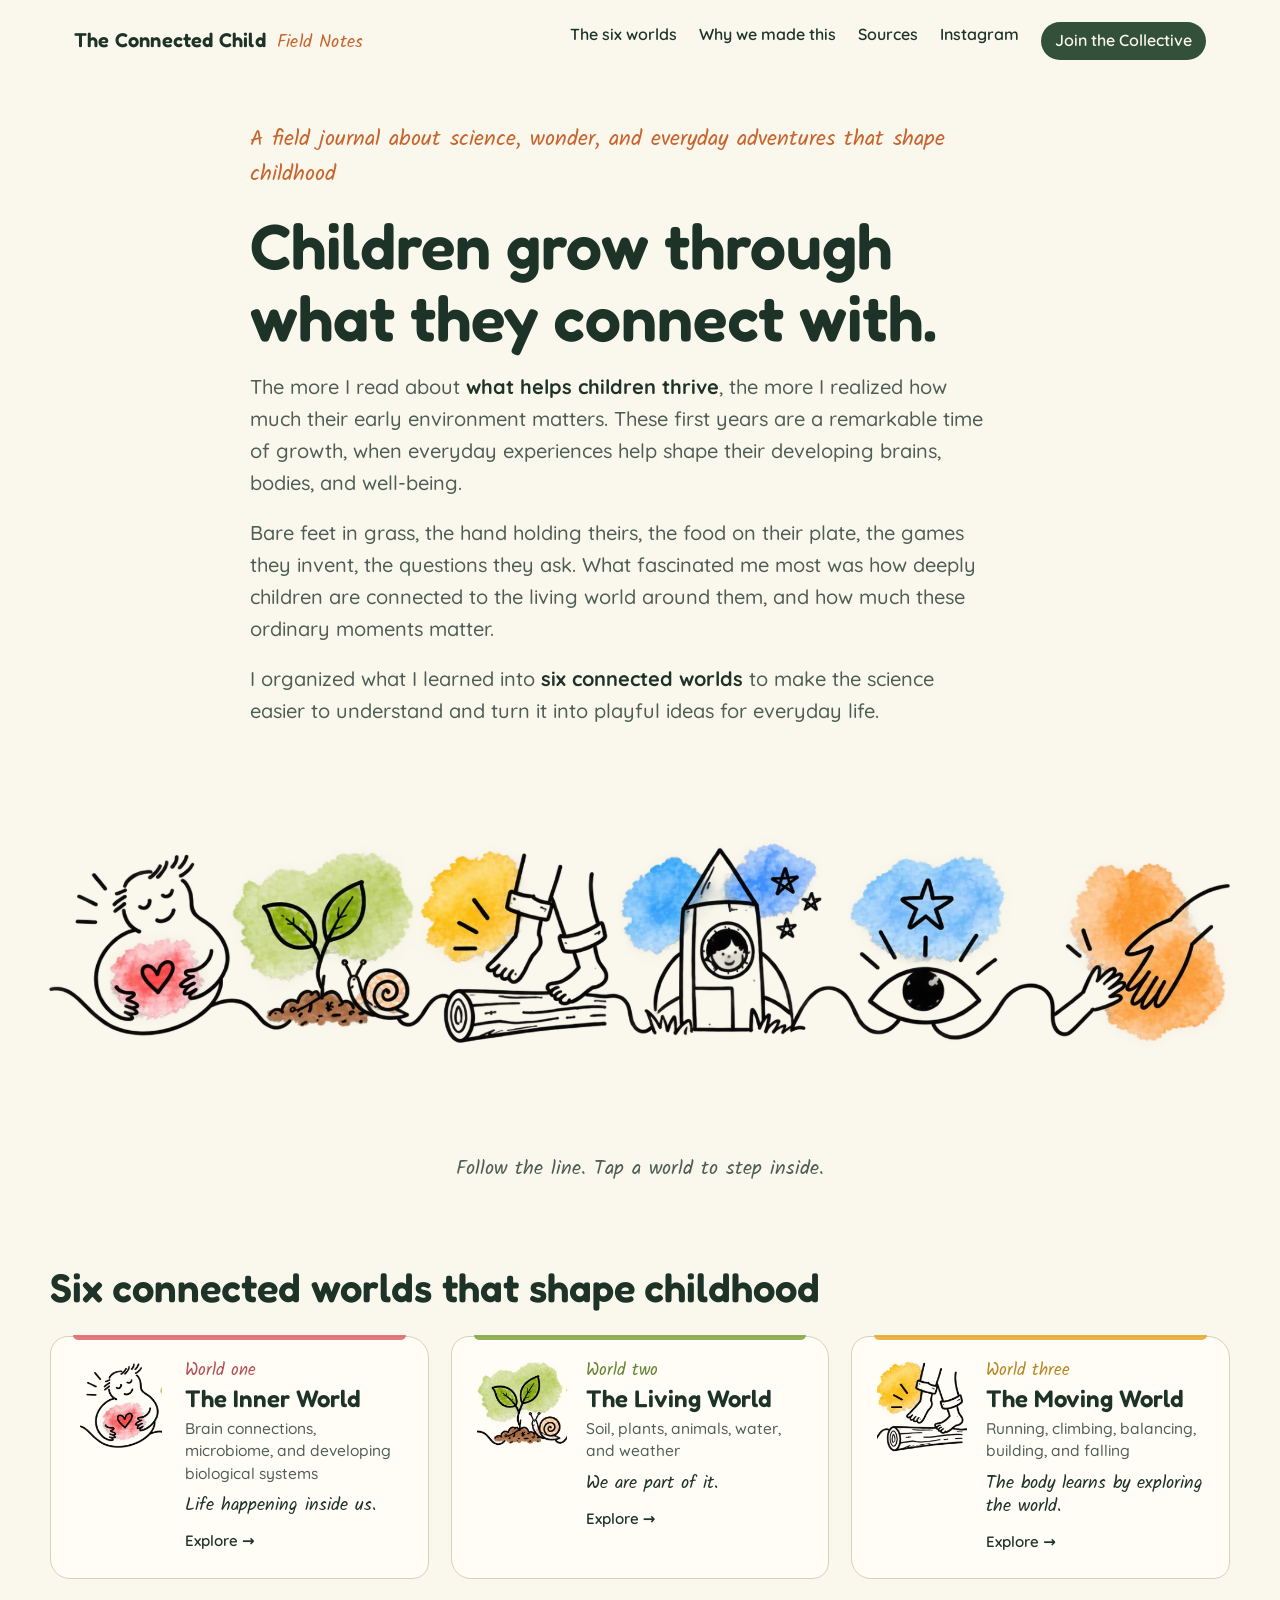
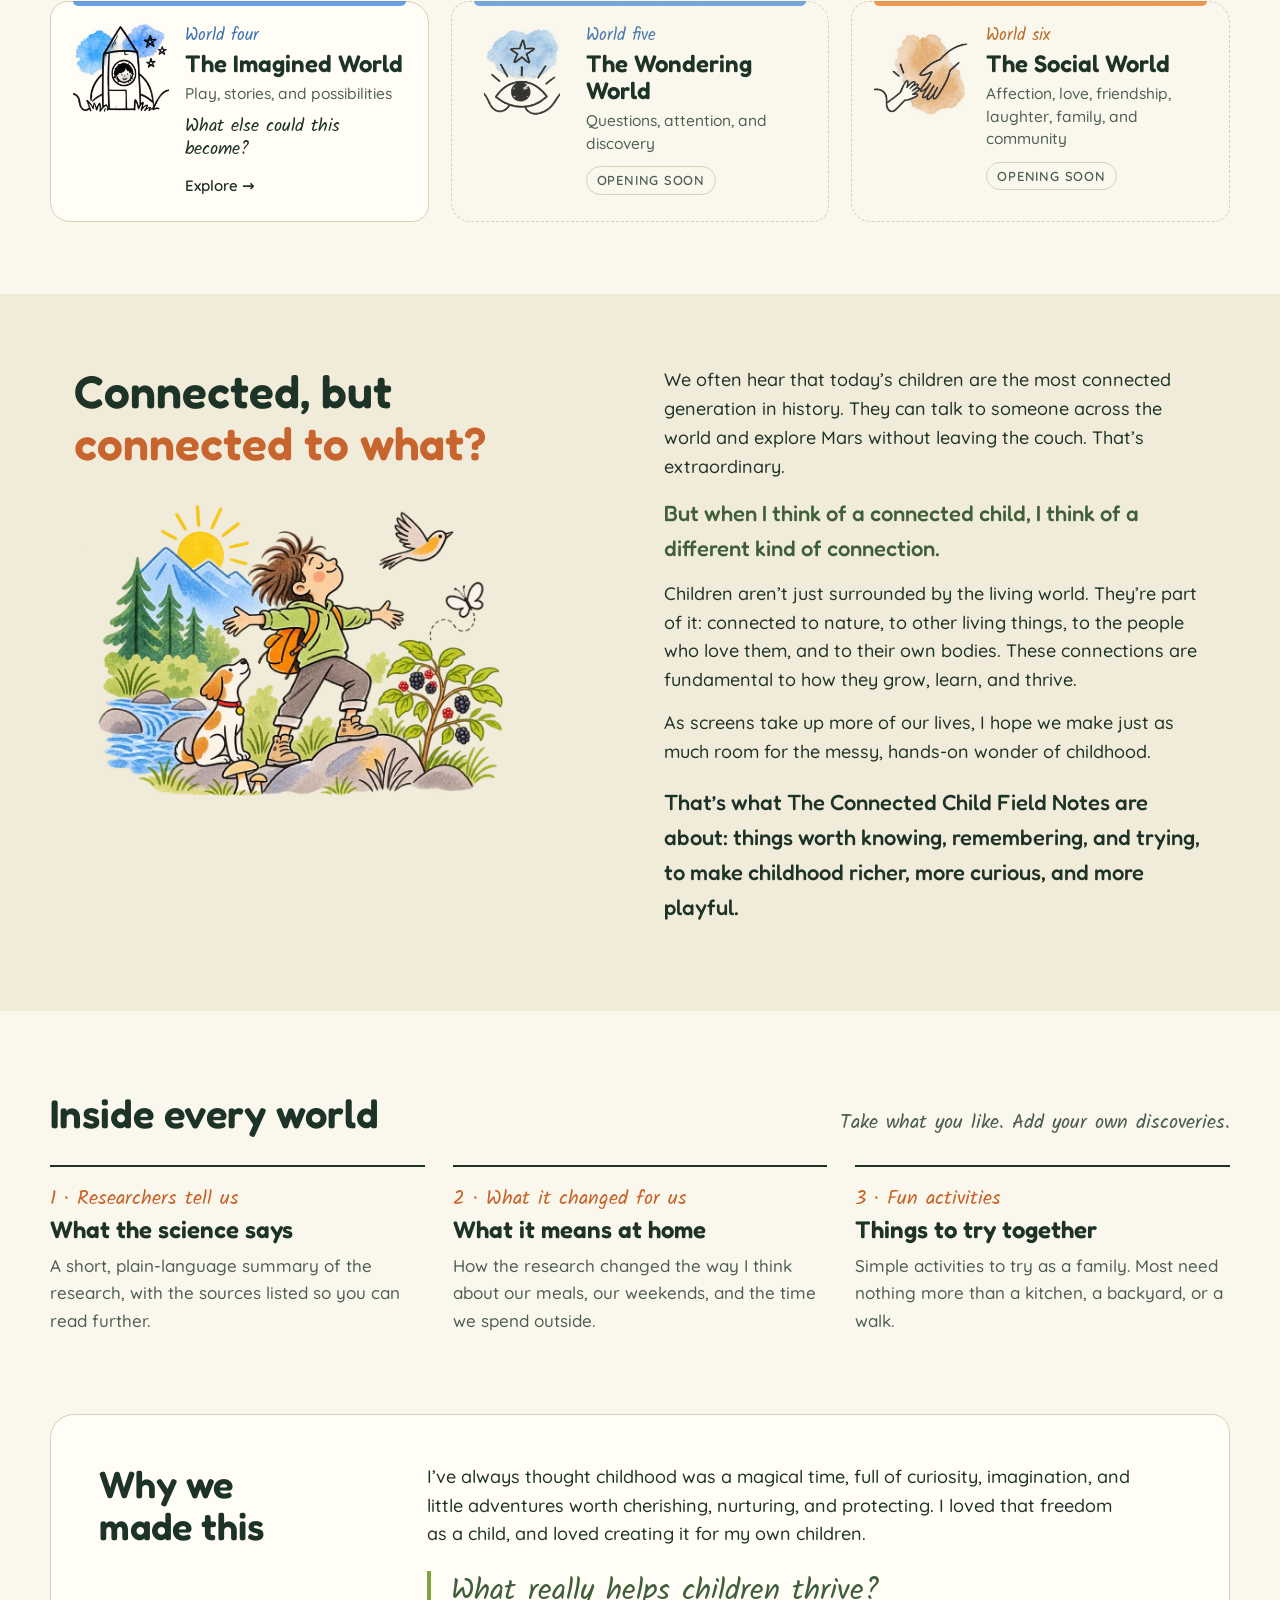
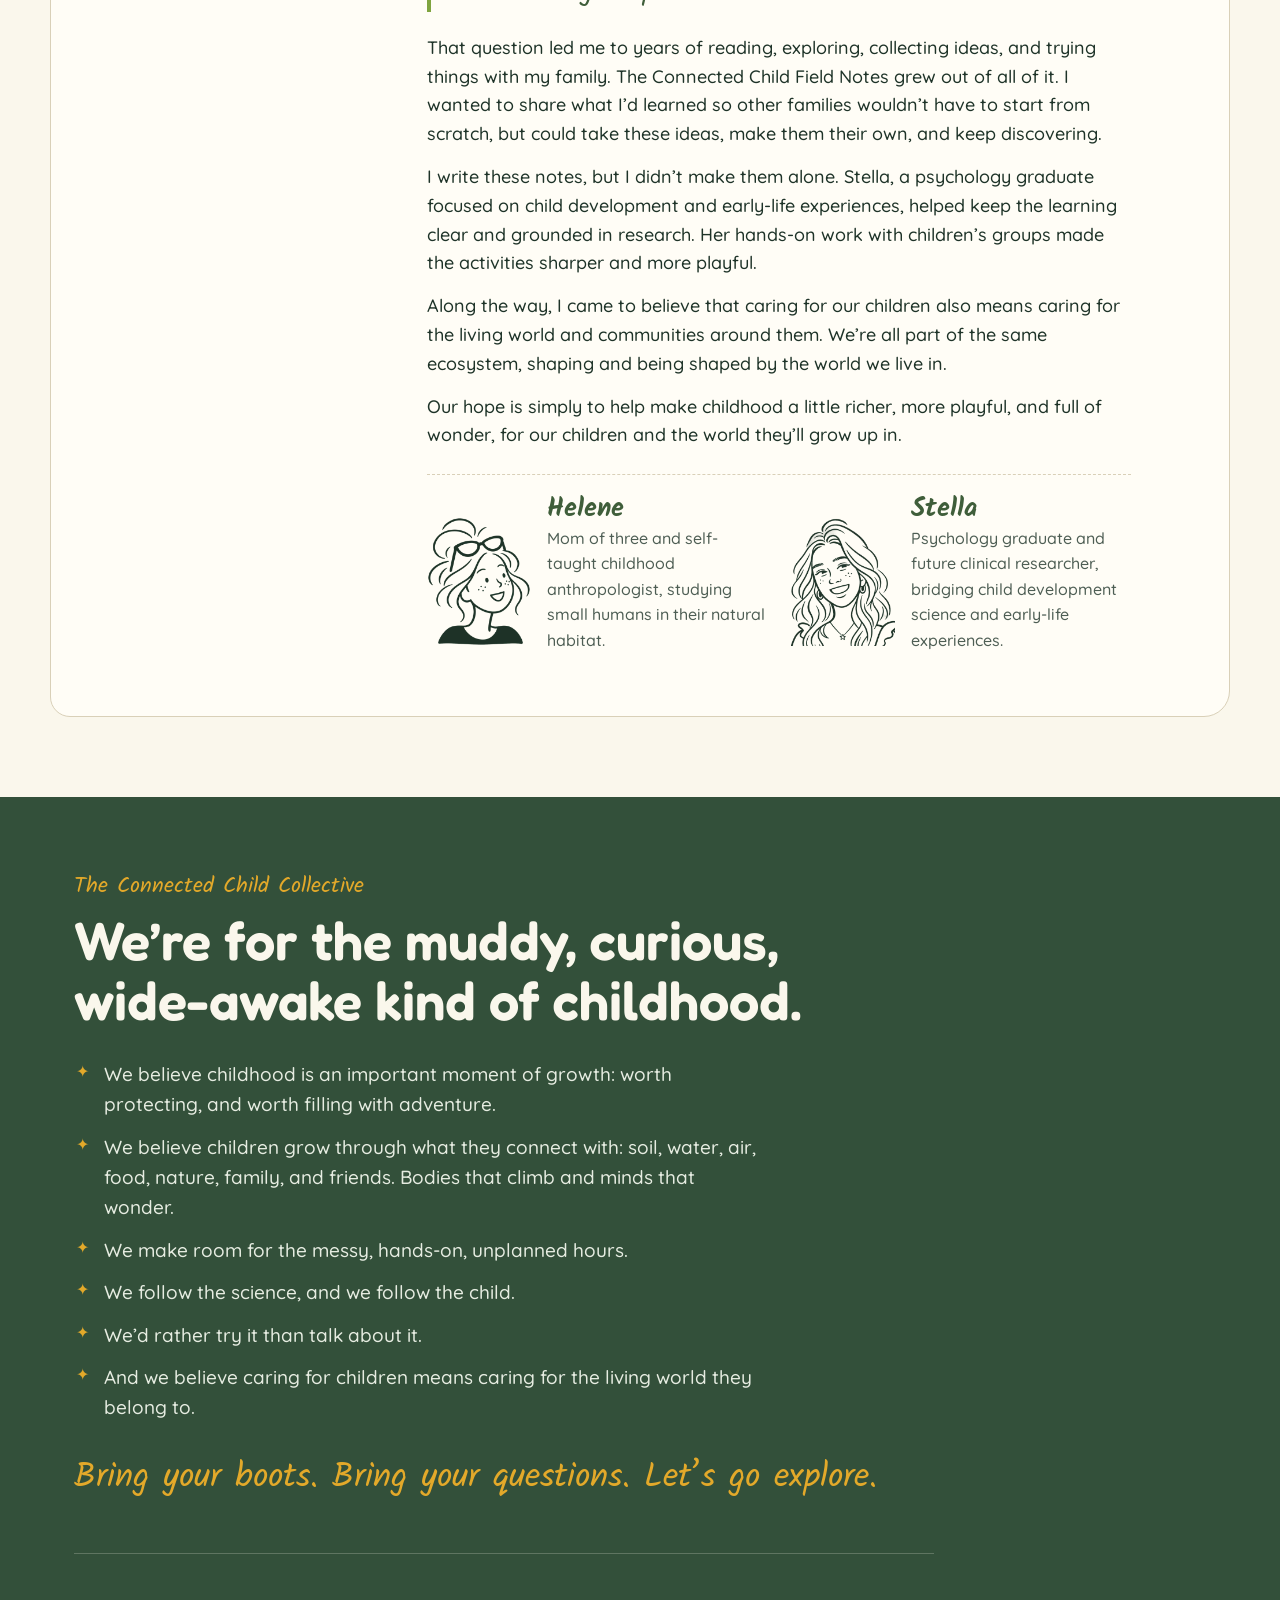
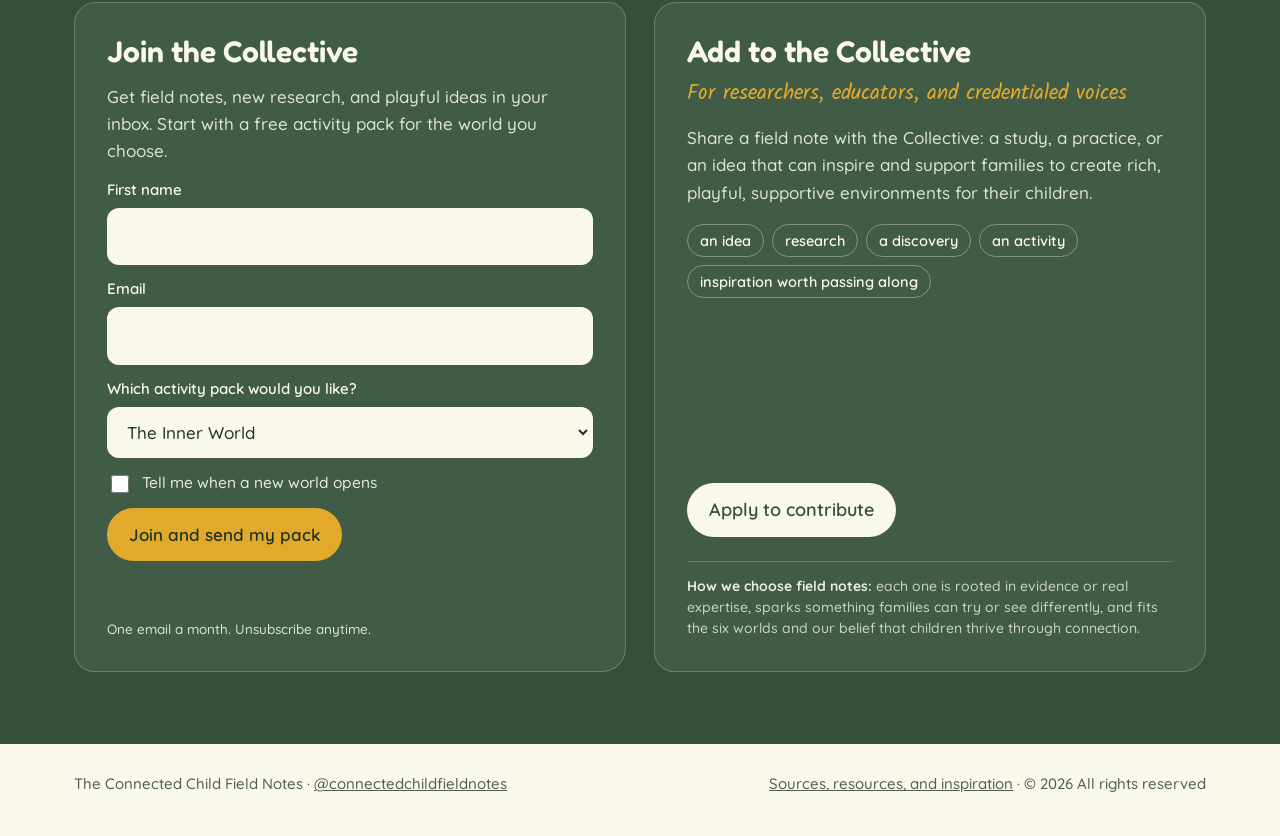
<file: index.html>
<!DOCTYPE html>
<html lang="en">
<head>
<meta charset="utf-8">
<meta name="viewport" content="width=device-width, initial-scale=1">
<title>The Connected Child Field Notes</title>
<meta name="description" content="A field journal about science, wonder, and everyday adventures that shape childhood. Six connected worlds, the research behind them, and ideas to try with your kids.">
<!--seo-->
<link rel="canonical" href="https://theconnectedchildfieldnotes.com/">
<meta property="og:type" content="website">
<meta property="og:site_name" content="The Connected Child Field Notes">
<meta property="og:title" content="The Connected Child Field Notes">
<meta property="og:description" content="A field journal about science, wonder, and everyday adventures that shape childhood. Six connected worlds, the research behind them, and ideas to try with your kids.">
<meta property="og:url" content="https://theconnectedchildfieldnotes.com/">
<meta property="og:image" content="https://theconnectedchildfieldnotes.com/img/framework.webp">
<meta name="twitter:card" content="summary_large_image">
<!--/seo-->
<link rel="preconnect" href="https://fonts.googleapis.com">
<link rel="preconnect" href="https://fonts.gstatic.com" crossorigin>
<link href="https://fonts.googleapis.com/css2?family=Fredoka:wght@500;600&family=Kalam:wght@400;700&family=Quicksand:wght@400;500;600&display=swap" rel="stylesheet">
<link rel="stylesheet" href="css/site.css">
</head>
<body>

<header class="wrap top">
  <a class="mark" href="#">The Connected Child <span>Field Notes</span></a>
  <nav aria-label="Main">
    <a href="#worlds">The six worlds</a>
    <a href="#why">Why we made this</a>
    <a href="sources.html">Sources</a>
    <a href="https://www.instagram.com/connectedchildfieldnotes/" target="_blank" rel="noopener">Instagram</a>
    <a class="pill" href="#signup">Join the Collective</a>
  </nav>
</header>

<main>
  <section class="wrap hero">
    <div class="eyebrow">A field journal about science, wonder, and everyday adventures that shape childhood</div>
    <h1>Children grow through what they connect with.</h1>
    <p>The more I read about <strong>what helps children thrive</strong>, the more I realized how much their early environment matters. These first years are a remarkable time of growth, when everyday experiences help shape their developing brains, bodies, and well-being.</p>
    <p>Bare feet in grass, the hand holding theirs, the food on their plate, the games they invent, the questions they ask. What fascinated me most was how deeply children are connected to the living world around them, and how much these ordinary moments matter.</p>
    <p>I organized what I learned into <strong>six connected worlds</strong> to make the science easier to understand and turn it into playful ideas for everyday life.</p>
  </section>

  <section class="wrap framework" aria-label="The six-world framework">
    <div class="thread" id="thread">
      <img src="img/framework.webp" width="2048" height="683" alt="A hand-drawn line connecting six illustrations: a child hugging their belly, a sprout and a snail, bare feet on a log, a child in a cardboard rocket, an open eye under a star, and two hands reaching for each other.">
      <!-- clickable regions, left to right; percentages match the illustration -->
      <a class="spot" data-world="inner"     href="inner-world.html"     style="left:1.5%;width:15%"  aria-label="The Inner World"></a>
      <a class="spot" data-world="living"    href="living-world.html"    style="left:16.5%;width:15.5%" aria-label="The Living World"></a>
      <a class="spot" data-world="moving"    href="moving-world.html"    style="left:32%;width:16%"   aria-label="The Moving World"></a>
      <a class="spot" data-world="imagined"  href="imagined-world.html"  style="left:48%;width:17.5%" aria-label="The Imagined World"></a>
      <a class="spot" data-world="wondering" href="#signup"              style="left:66%;width:14.5%" aria-label="The Wondering World, opening soon"></a>
      <a class="spot" data-world="social"    href="#signup"              style="left:81.5%;width:18%" aria-label="The Social World, opening soon"></a>
    </div>
    <div class="caption" id="caption" aria-live="polite">
      <span class="hint">Follow the line. Tap a world to step inside.</span>
    </div>
  </section>

  <section class="wrap worlds" id="worlds">
    <div class="section-head">
      <h2>Six connected worlds that shape childhood</h2>
    </div>
    <div class="grid">
      <a class="card inner" data-world="inner" href="inner-world.html">
        <img src="img/inner.webp" alt="" width="96" height="96">
        <div>
          <div class="num">World one</div>
          <h3>The Inner World</h3>
          <p class="what">Brain connections, microbiome, and developing biological systems</p>
          <p class="tag">Life happening inside us.</p>
          <span class="go">Explore →</span>
        </div>
      </a>
      <a class="card living" data-world="living" href="living-world.html">
        <img src="img/living.webp" alt="" width="96" height="96">
        <div>
          <div class="num">World two</div>
          <h3>The Living World</h3>
          <p class="what">Soil, plants, animals, water, and weather</p>
          <p class="tag">We are part of it.</p>
          <span class="go">Explore →</span>
        </div>
      </a>
      <a class="card moving" data-world="moving" href="moving-world.html">
        <img src="img/moving.webp" alt="" width="96" height="96">
        <div>
          <div class="num">World three</div>
          <h3>The Moving World</h3>
          <p class="what">Running, climbing, balancing, building, and falling</p>
          <p class="tag">The body learns by exploring the world.</p>
          <span class="go">Explore →</span>
        </div>
      </a>
      <a class="card imagined" data-world="imagined" href="imagined-world.html">
        <img src="img/imagined.webp" alt="" width="96" height="96">
        <div>
          <div class="num">World four</div>
          <h3>The Imagined World</h3>
          <p class="what">Play, stories, and possibilities</p>
          <p class="tag">What else could this become?</p>
          <span class="go">Explore →</span>
        </div>
      </a>
      <div class="card wondering soon" data-world="wondering">
        <img src="img/wondering.webp" alt="" width="96" height="96">
        <div>
          <div class="num">World five</div>
          <h3>The Wondering World</h3>
          <p class="what">Questions, attention, and discovery</p>
          <span class="soon-label">Opening soon</span>
        </div>
      </div>
      <div class="card social soon" data-world="social">
        <img src="img/social.webp" alt="" width="96" height="96">
        <div>
          <div class="num">World six</div>
          <h3>The Social World</h3>
          <p class="what">Affection, love, friendship, laughter, family, and community</p>
          <span class="soon-label">Opening soon</span>
        </div>
      </div>
    </div>
  </section>

  <section class="what-sec">
    <div class="wrap what-grid">
      <div class="what-left">
        <h2>Connected, but <em>connected to what?</em></h2>
        <img class="explorer" src="img/explorer.webp" width="1000" height="668" alt="Watercolor illustration of a child standing on a rock with arms wide open, eyes closed, beside a dog, a stream, mountains, a berry bush, a bird, and a butterfly.">
      </div>
      <div>
        <p>We often hear that today’s children are the most connected generation in history. They can talk to someone across the world and explore Mars without leaving the couch. That’s extraordinary.</p>
        <p class="pivot">But when I think of a connected child, I think of a different kind of connection.</p>
        <p>Children aren’t just surrounded by the living world. They’re part of it: connected to nature, to other living things, to the people who love them, and to their own bodies. These connections are fundamental to how they grow, learn, and thrive.</p>
        <p>As screens take up more of our lives, I hope we make just as much room for the messy, hands-on wonder of childhood.</p>
        <p class="closing">That’s what The Connected Child Field Notes are about: things worth knowing, remembering, and trying, to make childhood richer, more curious, and more playful.</p>
      </div>
    </div>
  </section>

  <section class="wrap how">
    <div class="section-head">
      <h2>Inside every world</h2>
      <p>Take what you like. Add your own discoveries.</p>
    </div>
    <div class="steps">
      <div class="step">
        <div class="k">1 · Researchers tell us</div>
        <h3>What the science says</h3>
        <p>A short, plain-language summary of the research, with the sources listed so you can read further.</p>
      </div>
      <div class="step">
        <div class="k">2 · What it changed for us</div>
        <h3>What it means at home</h3>
        <p>How the research changed the way I think about our meals, our weekends, and the time we spend outside.</p>
      </div>
      <div class="step">
        <div class="k">3 · Fun activities</div>
        <h3>Things to try together</h3>
        <p>Simple activities to try as a family. Most need nothing more than a kitchen, a backyard, or a walk.</p>
      </div>
    </div>
  </section>

  <section class="wrap note" id="why">
    <div class="note-card">
      <h2>Why we made this</h2>
      <div class="note-body">
        <p>I’ve always thought childhood was a magical time, full of curiosity, imagination, and little adventures worth cherishing, nurturing, and protecting. I loved that freedom as a child, and loved creating it for my own children.</p>
        <p class="quote">What really helps children thrive?</p>
        <p>That question led me to years of reading, exploring, collecting ideas, and trying things with my family. The Connected Child Field Notes grew out of all of it. I wanted to share what I’d learned so other families wouldn’t have to start from scratch, but could take these ideas, make them their own, and keep discovering.</p>
        <p>I write these notes, but I didn’t make them alone. Stella, a psychology graduate focused on child development and early-life experiences, helped keep the learning clear and grounded in research. Her hands-on work with children’s groups made the activities sharper and more playful.</p>
        <p>Along the way, I came to believe that caring for our children also means caring for the living world and communities around them. We’re all part of the same ecosystem, shaping and being shaped by the world we live in.</p>
        <p>Our hope is simply to help make childhood a little richer, more playful, and full of wonder, for our children and the world they’ll grow up in.</p>
        <div class="sigs">
          <div class="sig">
            <img src="img/helene.webp" width="360" height="446" alt="Line-drawn sketch of Helene smiling, sunglasses pushed up into her messy hair.">
            <p><span class="sig-name">Helene</span><span class="sig-line">Mom of three and self-taught childhood anthropologist, studying small humans in their natural habitat.</span></p>
          </div>
          <div class="sig">
            <img src="img/stella.webp" width="360" height="446" alt="Line-drawn sketch of Stella laughing, with long wavy hair, hoop earrings, and a little star necklace.">
            <p><span class="sig-name">Stella</span><span class="sig-line">Psychology graduate and future clinical researcher, bridging child development science and early-life experiences.</span></p>
          </div>
        </div>
      </div>
    </div>
  </section>

  <section class="signup" id="signup">
    <div class="wrap">
      <div class="manifesto">
        <div class="hand">The Connected Child Collective</div>
        <h2>We’re for the muddy, curious, wide-awake kind of childhood.</h2>
        <ul class="beliefs">
          <li>We believe childhood is an important moment of growth: worth protecting, and worth filling with adventure.</li>
          <li>We believe children grow through what they connect with: soil, water, air, food, nature, family, and friends. Bodies that climb and minds that wonder.</li>
          <li>We make room for the messy, hands-on, unplanned hours.</li>
          <li>We follow the science, and we follow the child.</li>
          <li>We’d rather try it than talk about it.</li>
          <li>And we believe caring for children means caring for the living world they belong to.</li>
        </ul>
        <p class="rally">Bring your boots. Bring your questions. Let’s go explore.</p>
      </div>
    </div>
    <div class="wrap duo">
      <div class="panel">
        <h3>Join the Collective</h3>
        <p class="panel-sub">Get field notes, new research, and playful ideas in your inbox. Start with a free activity pack for the world you choose.</p>
        <form id="form" novalidate>
          <div class="field">
            <label for="name">First name</label>
            <input id="name" type="text" autocomplete="given-name">
          </div>
          <div class="field">
            <label for="email">Email</label>
            <input id="email" type="email" autocomplete="email" required>
          </div>
          <div class="field">
            <label for="world">Which activity pack would you like?</label>
            <select id="world">
              <option value="inner">The Inner World</option>
              <option value="living">The Living World</option>
              <option value="moving">The Moving World</option>
              <option value="imagined">The Imagined World</option>
            </select>
          </div>
          <label class="check" for="newworld"><input id="newworld" type="checkbox"> Tell me when a new world opens</label>
          <button type="submit">Join and send my pack</button>
          <p class="thanks" id="thanks" aria-live="polite"></p>
          <p class="fine">One email a month. Unsubscribe anytime.</p>
        </form>
      </div>
      <div class="panel" id="contribute">
        <h3>Add to the Collective</h3>
        <p class="panel-for">For researchers, educators, and credentialed voices</p>
        <p class="panel-sub">Share a field note with the Collective: a study, a practice, or an idea that can inspire and support families to create rich, playful, supportive environments for their children.</p>
        <ul class="kinds">
          <li>an idea</li><li>research</li><li>a discovery</li><li>an activity</li><li>inspiration worth passing along</li>
        </ul>
        <a class="contrib-btn" href="#contribute" id="apply">Apply to contribute</a>
        <p class="criteria"><strong>How we choose field notes:</strong> each one is rooted in evidence or real expertise, sparks something families can try or see differently, and fits the six worlds and our belief that children thrive through connection.</p>
      </div>
    </div>
  </section>
</main>

<footer>
  <div class="wrap">
    <span>The Connected Child Field Notes · <a href="https://www.instagram.com/connectedchildfieldnotes/" target="_blank" rel="noopener">@connectedchildfieldnotes</a></span>
    <span><a href="sources.html">Sources, resources, and inspiration</a> · © 2026 All rights reserved</span>
  </div>
</footer>

<script>
// Pages that exist so far. Add a world here once its page is published.
const BUILT = ['inner','living','moving','imagined'];
const WORLDS = {
  inner:{name:"The Inner World",desc:"brain connections, microbiome, and developing biological systems",open:true},
  living:{name:"The Living World",desc:"soil, plants, animals, water, and weather",open:true},
  moving:{name:"The Moving World",desc:"running, climbing, balancing, building, and falling",open:true},
  imagined:{name:"The Imagined World",desc:"play, stories, and possibilities",open:true},
  wondering:{name:"The Wondering World",desc:"questions, attention, and discovery",open:false},
  social:{name:"The Social World",desc:"affection, love, friendship, laughter, family, and community",open:false}
};
const cap = document.getElementById('caption');
const thread = document.getElementById('thread');
const cards = document.querySelectorAll('.card');
const hint = cap.innerHTML;

function show(key){
  const w = WORLDS[key];
  cap.innerHTML = '<span class="label" style="color:var(--'+key+')">'+w.name+'</span>' +
    '<span class="desc">'+w.desc+(w.open ? '' : ' · opening soon')+'</span>';
  cards.forEach(c => c.classList.toggle('is-active', c.dataset.world === key));
}
function reset(){ cap.innerHTML = hint; cards.forEach(c => c.classList.remove('is-active')); }

document.querySelectorAll('.spot').forEach(s => {
  s.addEventListener('mouseenter', () => show(s.dataset.world));
  s.addEventListener('focus', () => show(s.dataset.world));
  s.addEventListener('mouseleave', reset);
  s.addEventListener('blur', reset);
});

// Until a world page exists, a click shows its card instead of a missing page.
document.querySelectorAll('a[data-world]').forEach(a => {
  a.addEventListener('click', e => {
    const key = a.dataset.world;
    if (WORLDS[key].open && !BUILT.includes(key)) {
      e.preventDefault();
      show(key);
      cap.insertAdjacentHTML('beforeend','<span class="desc">This world’s page is being built next.</span>');
    }
  });
});

document.getElementById('apply').addEventListener('click', e => {
  e.preventDefault();
  e.currentTarget.textContent = 'Application form coming soon';
});
</script>
<script src="js/signup.js"></script>
</body>
</html>
</file>
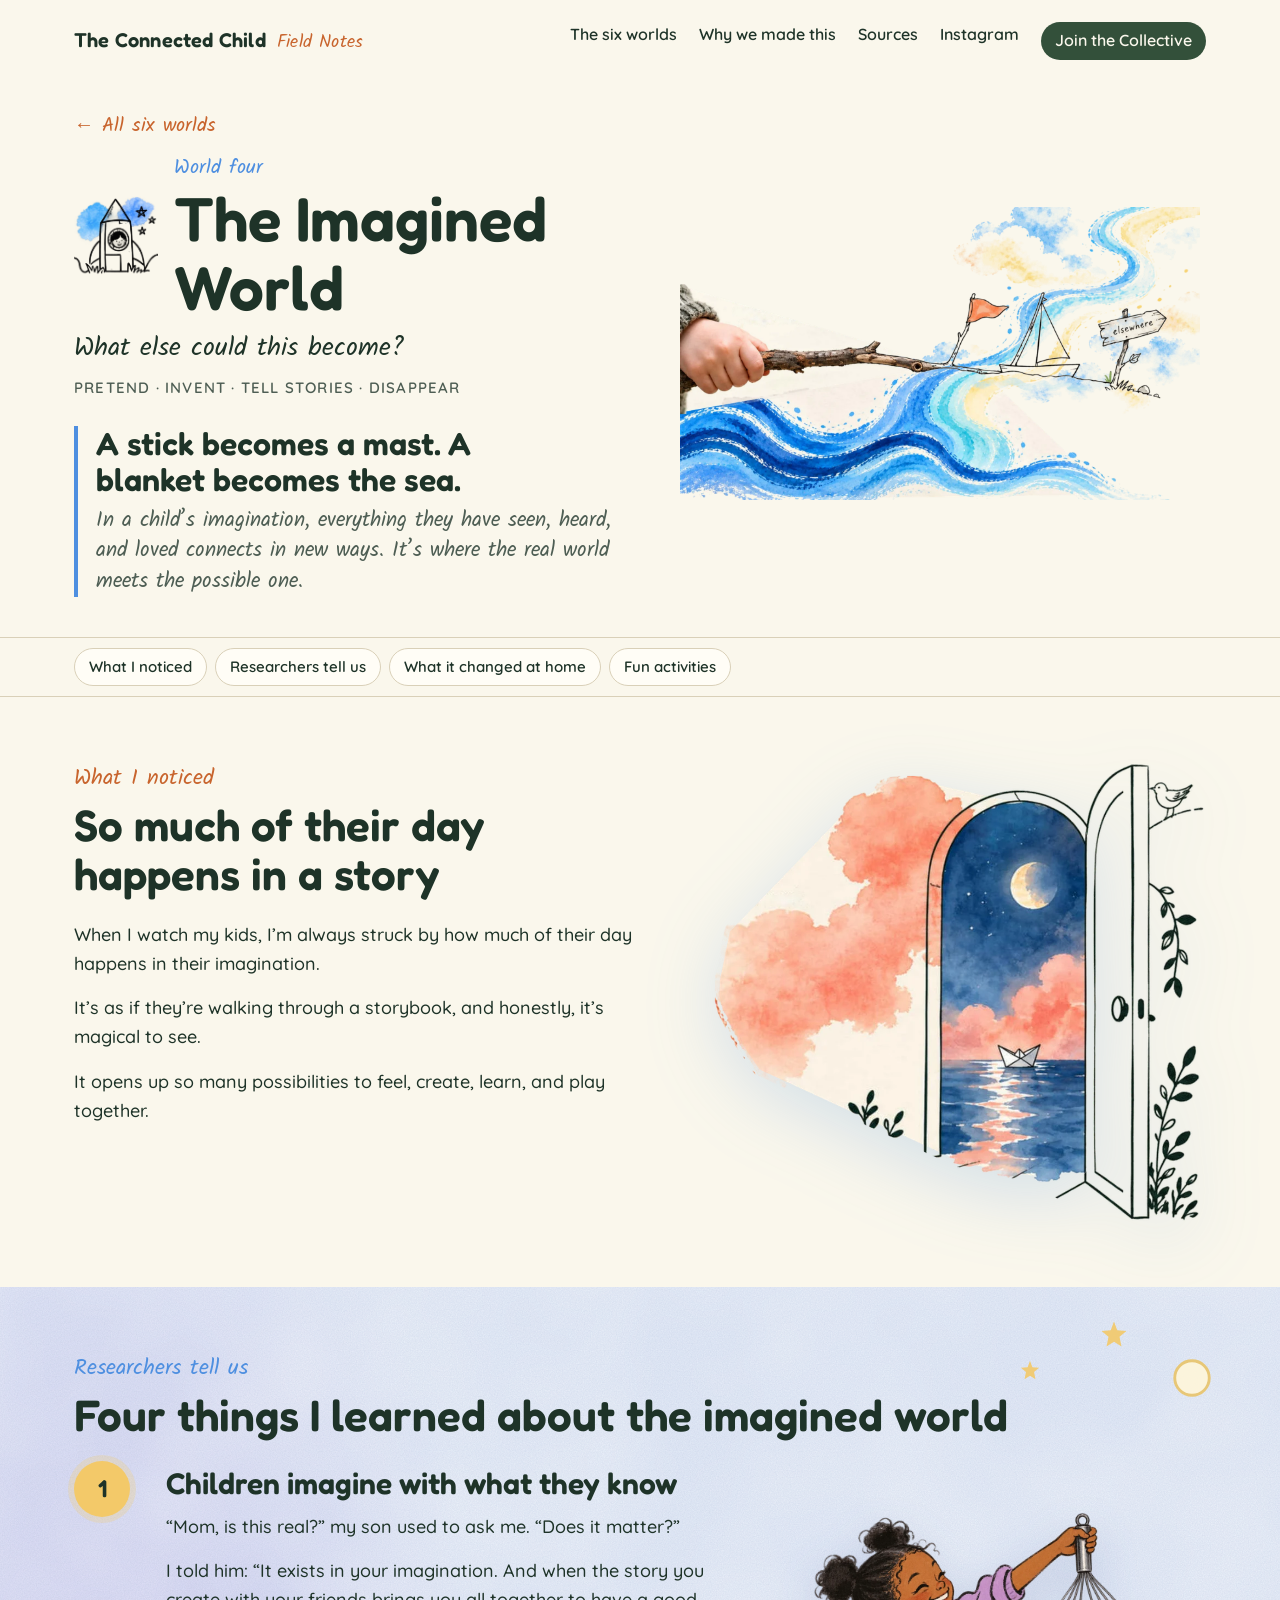
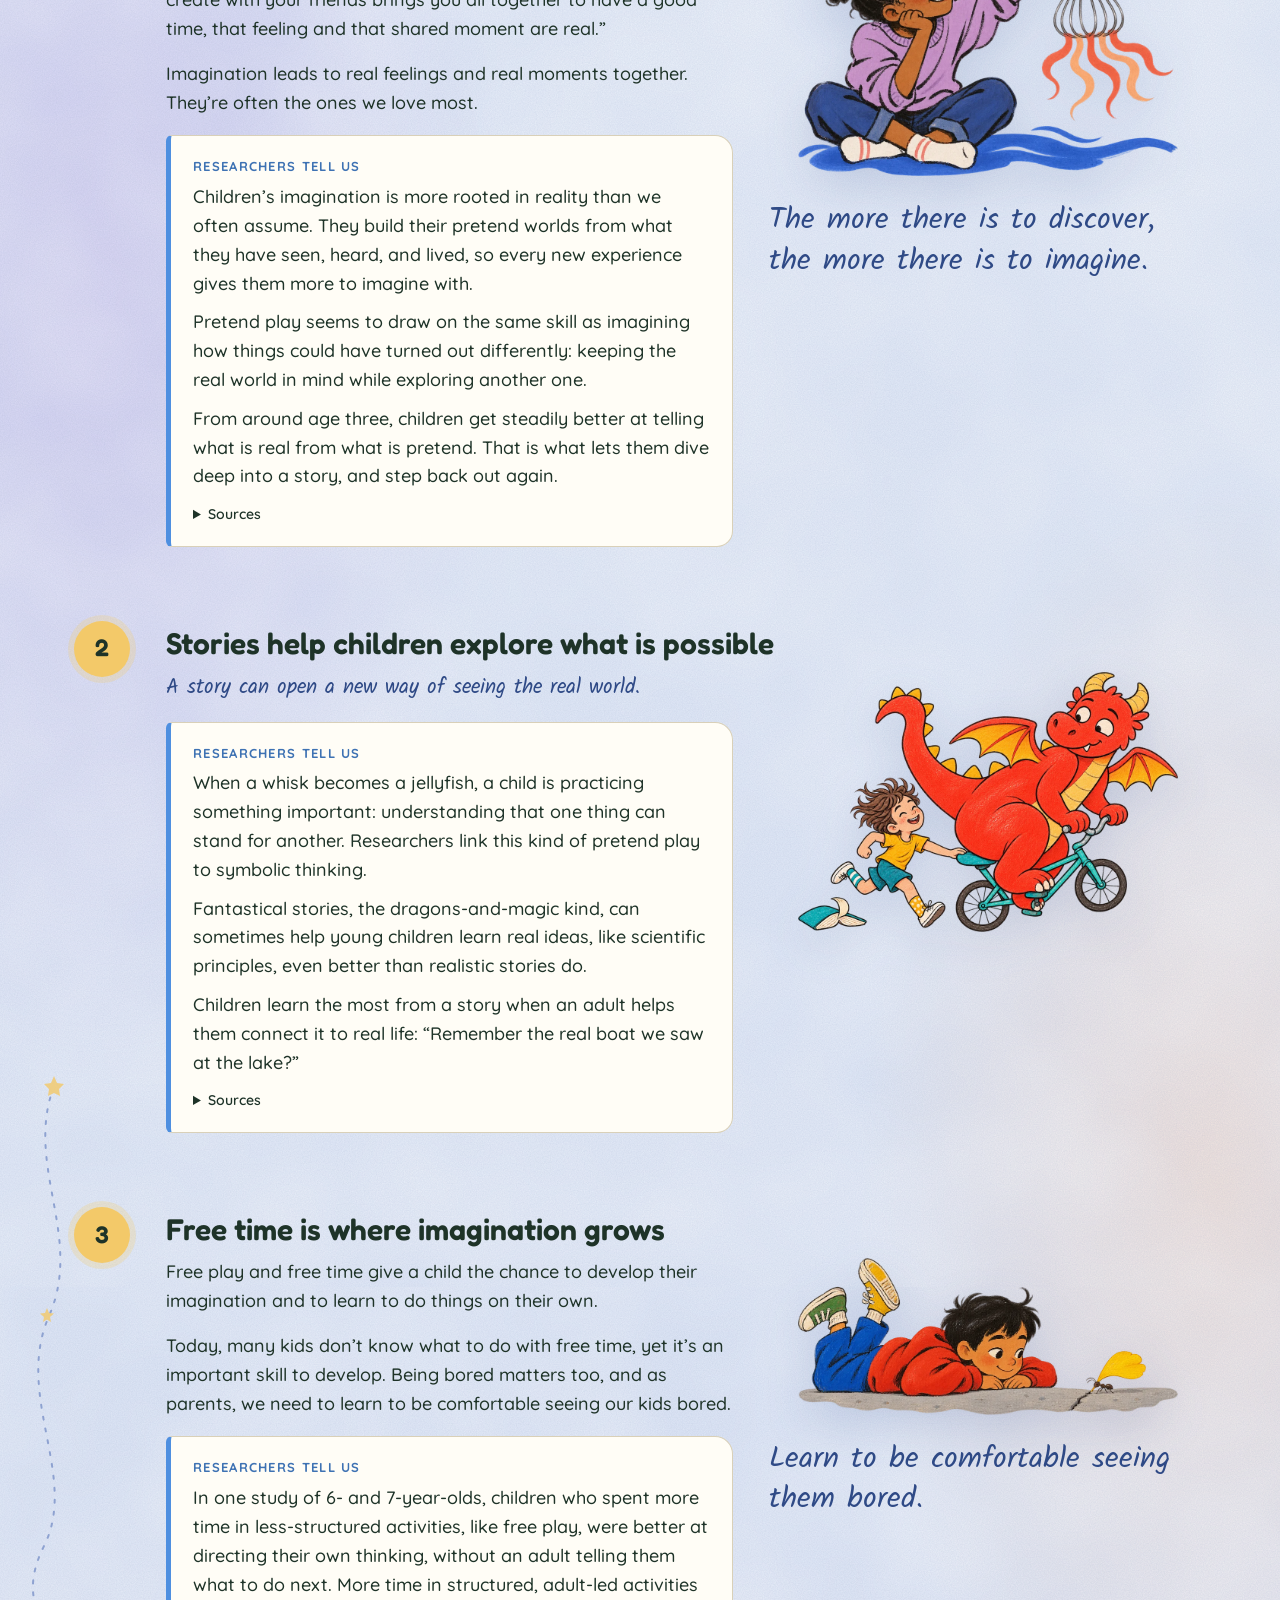
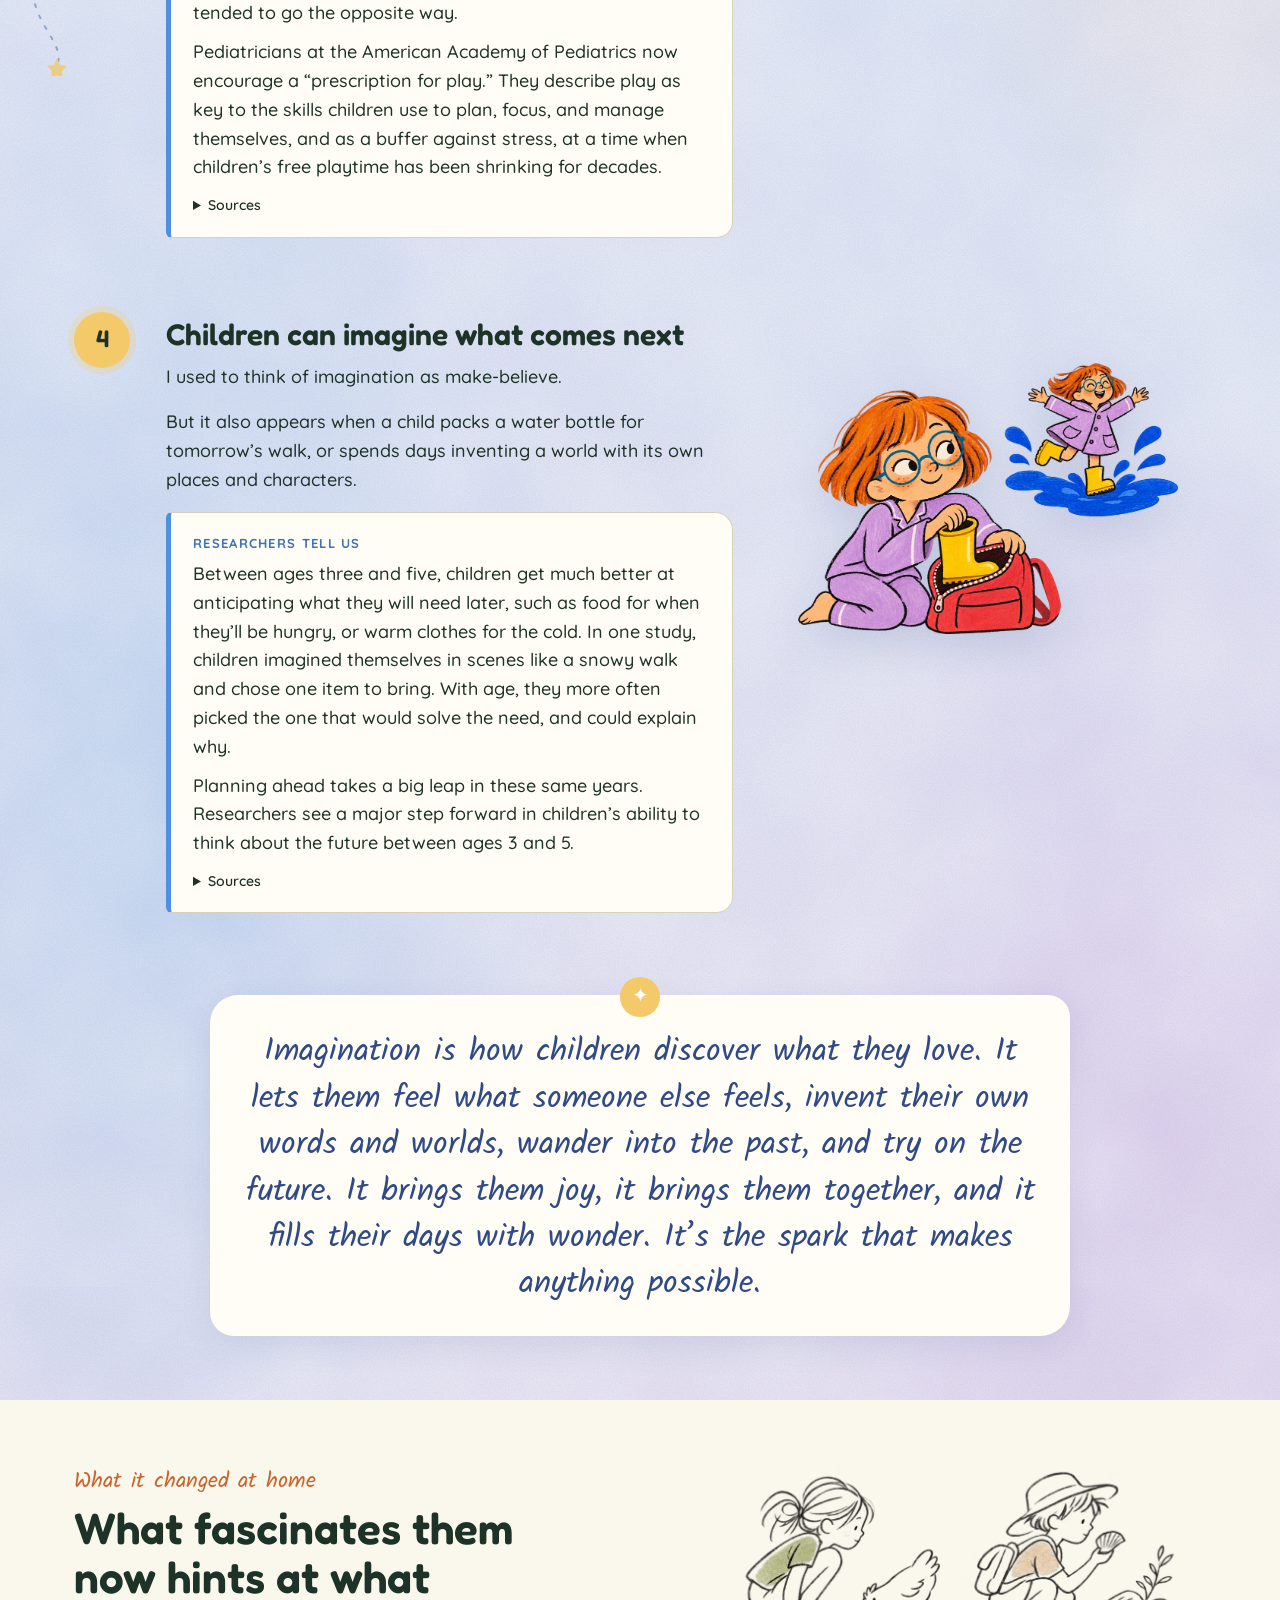
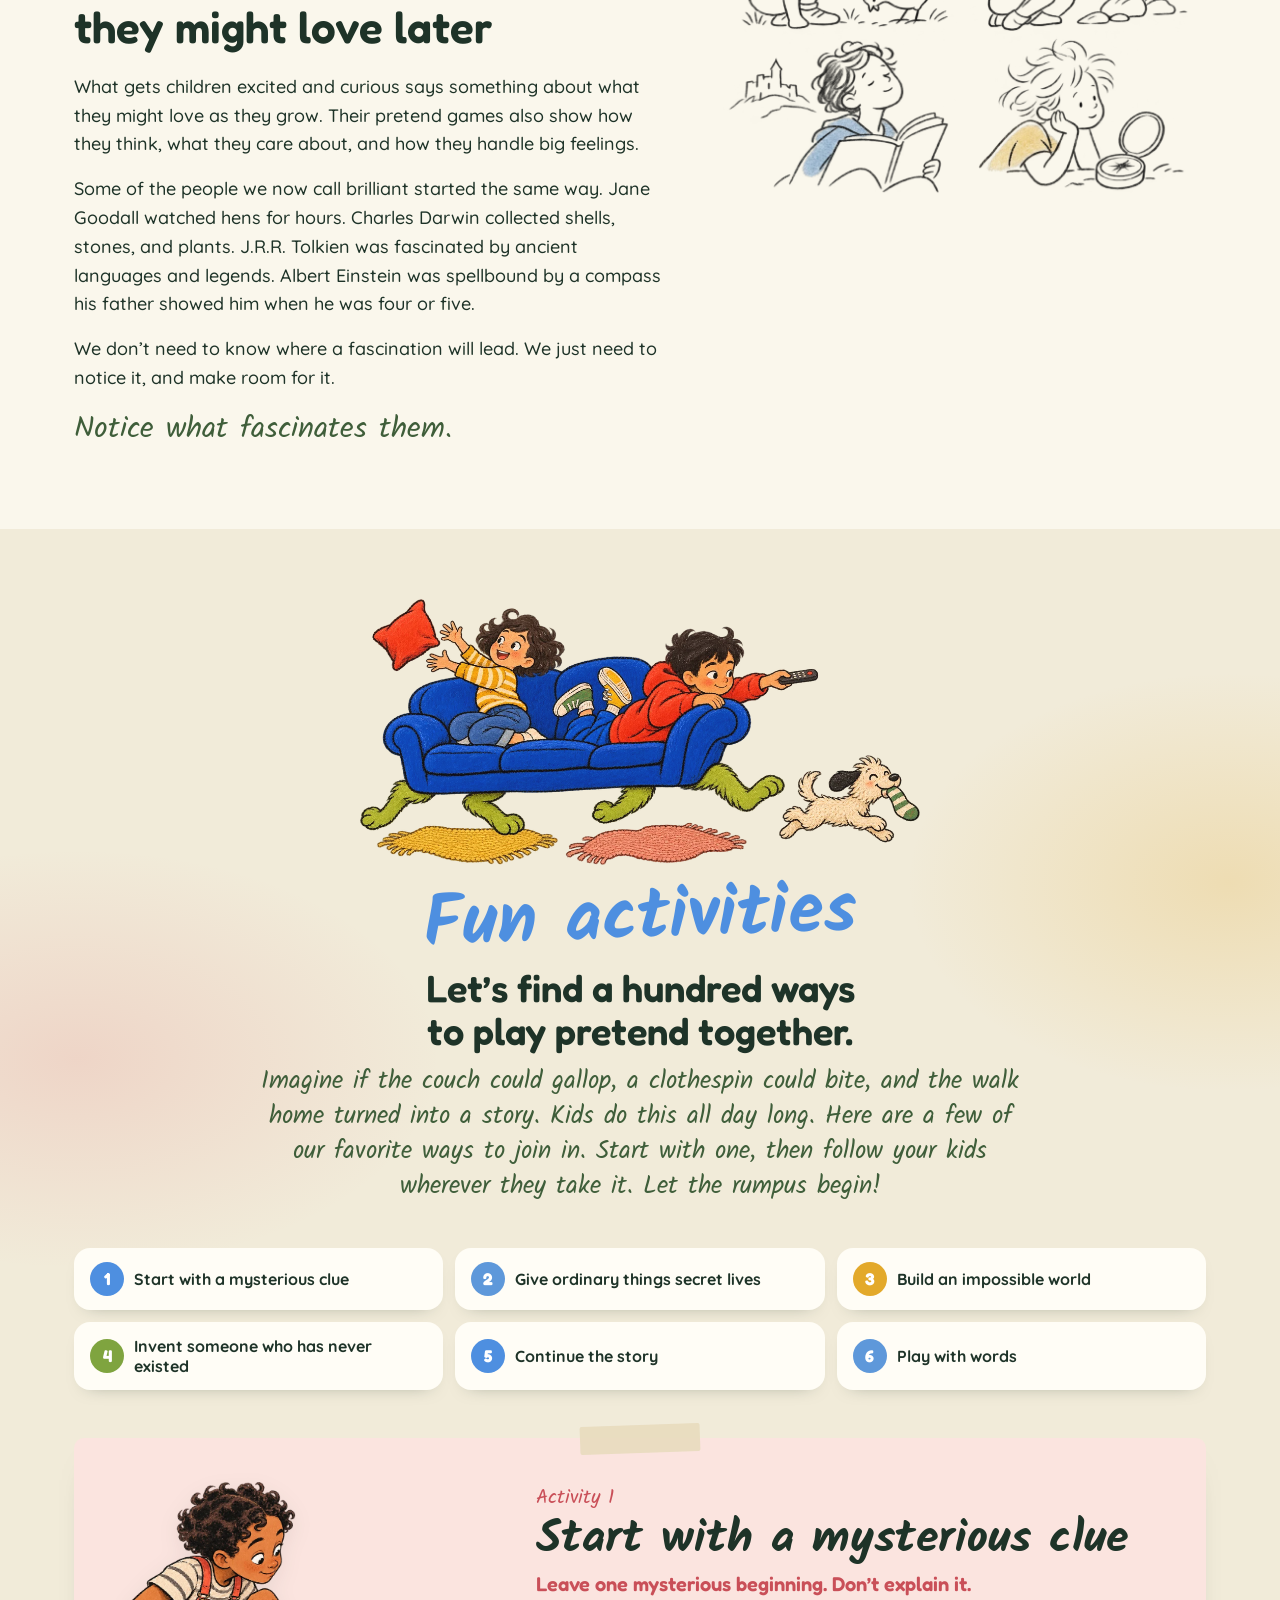
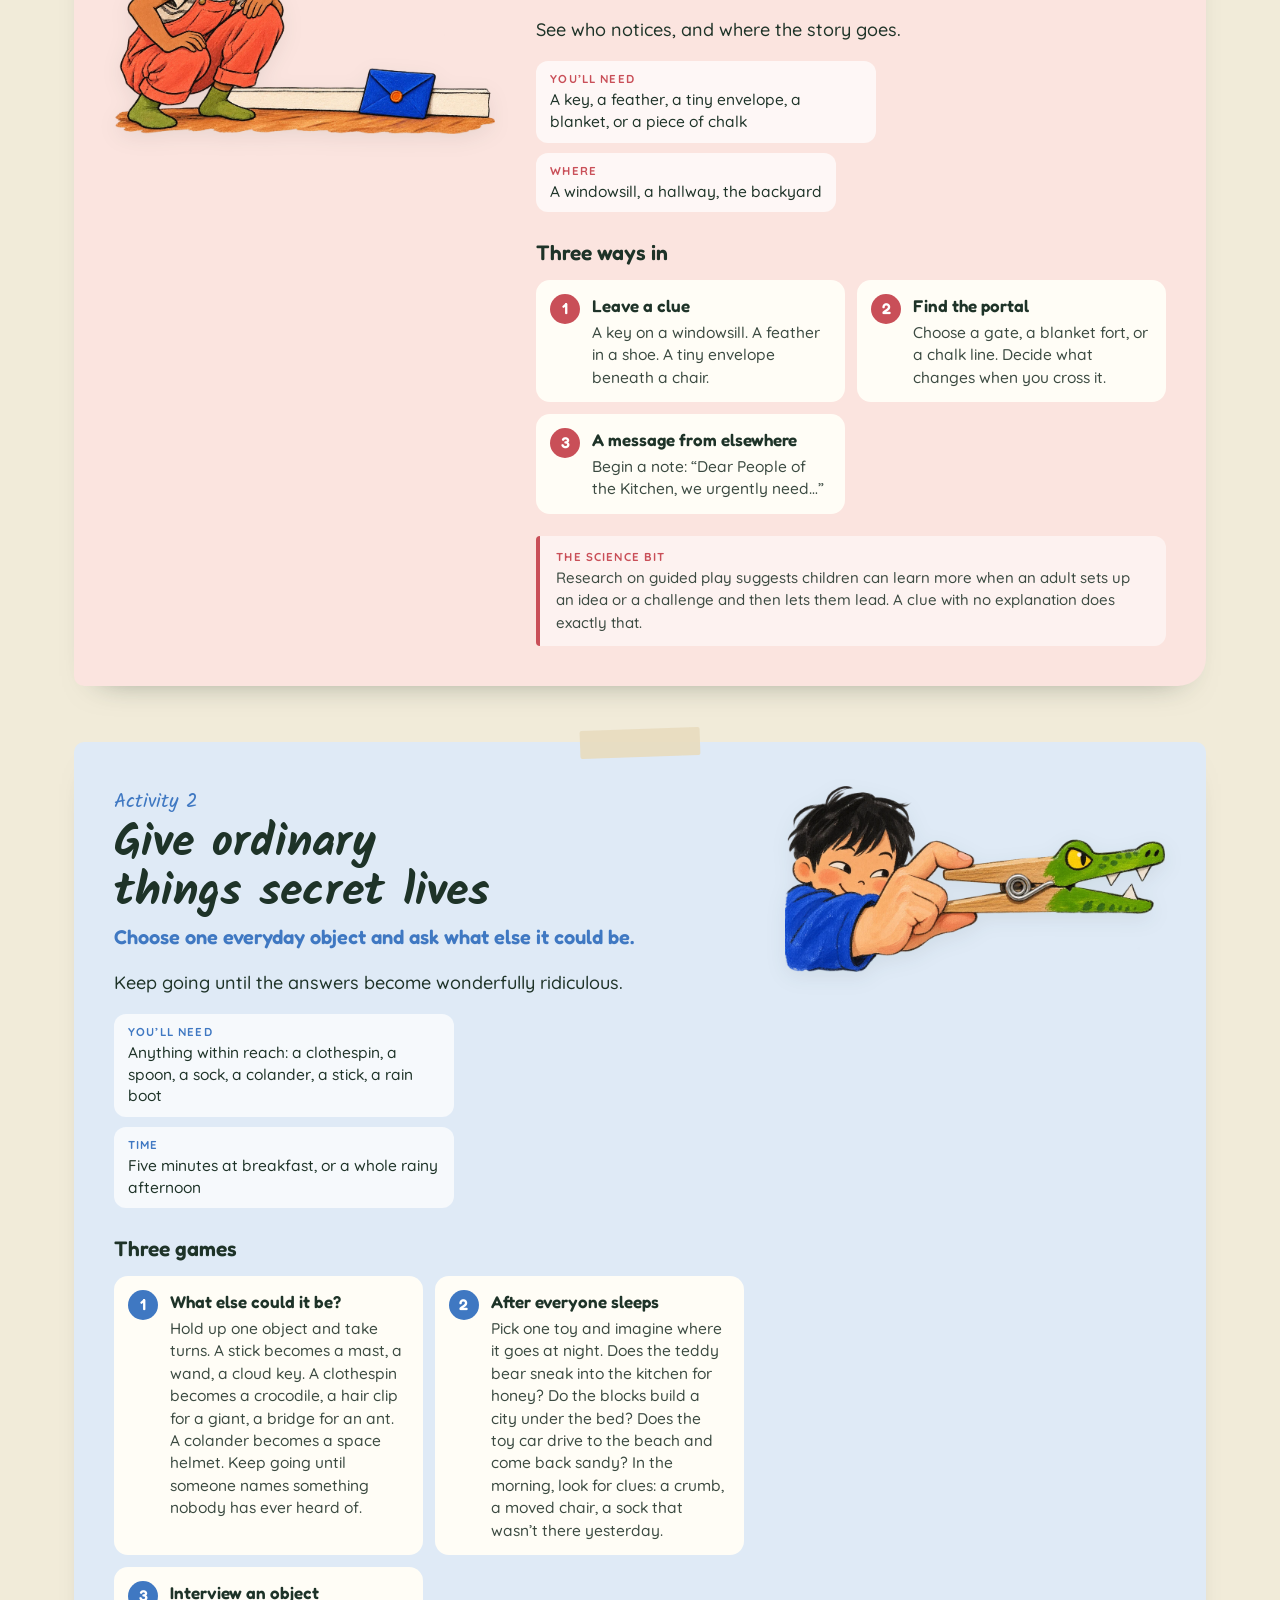
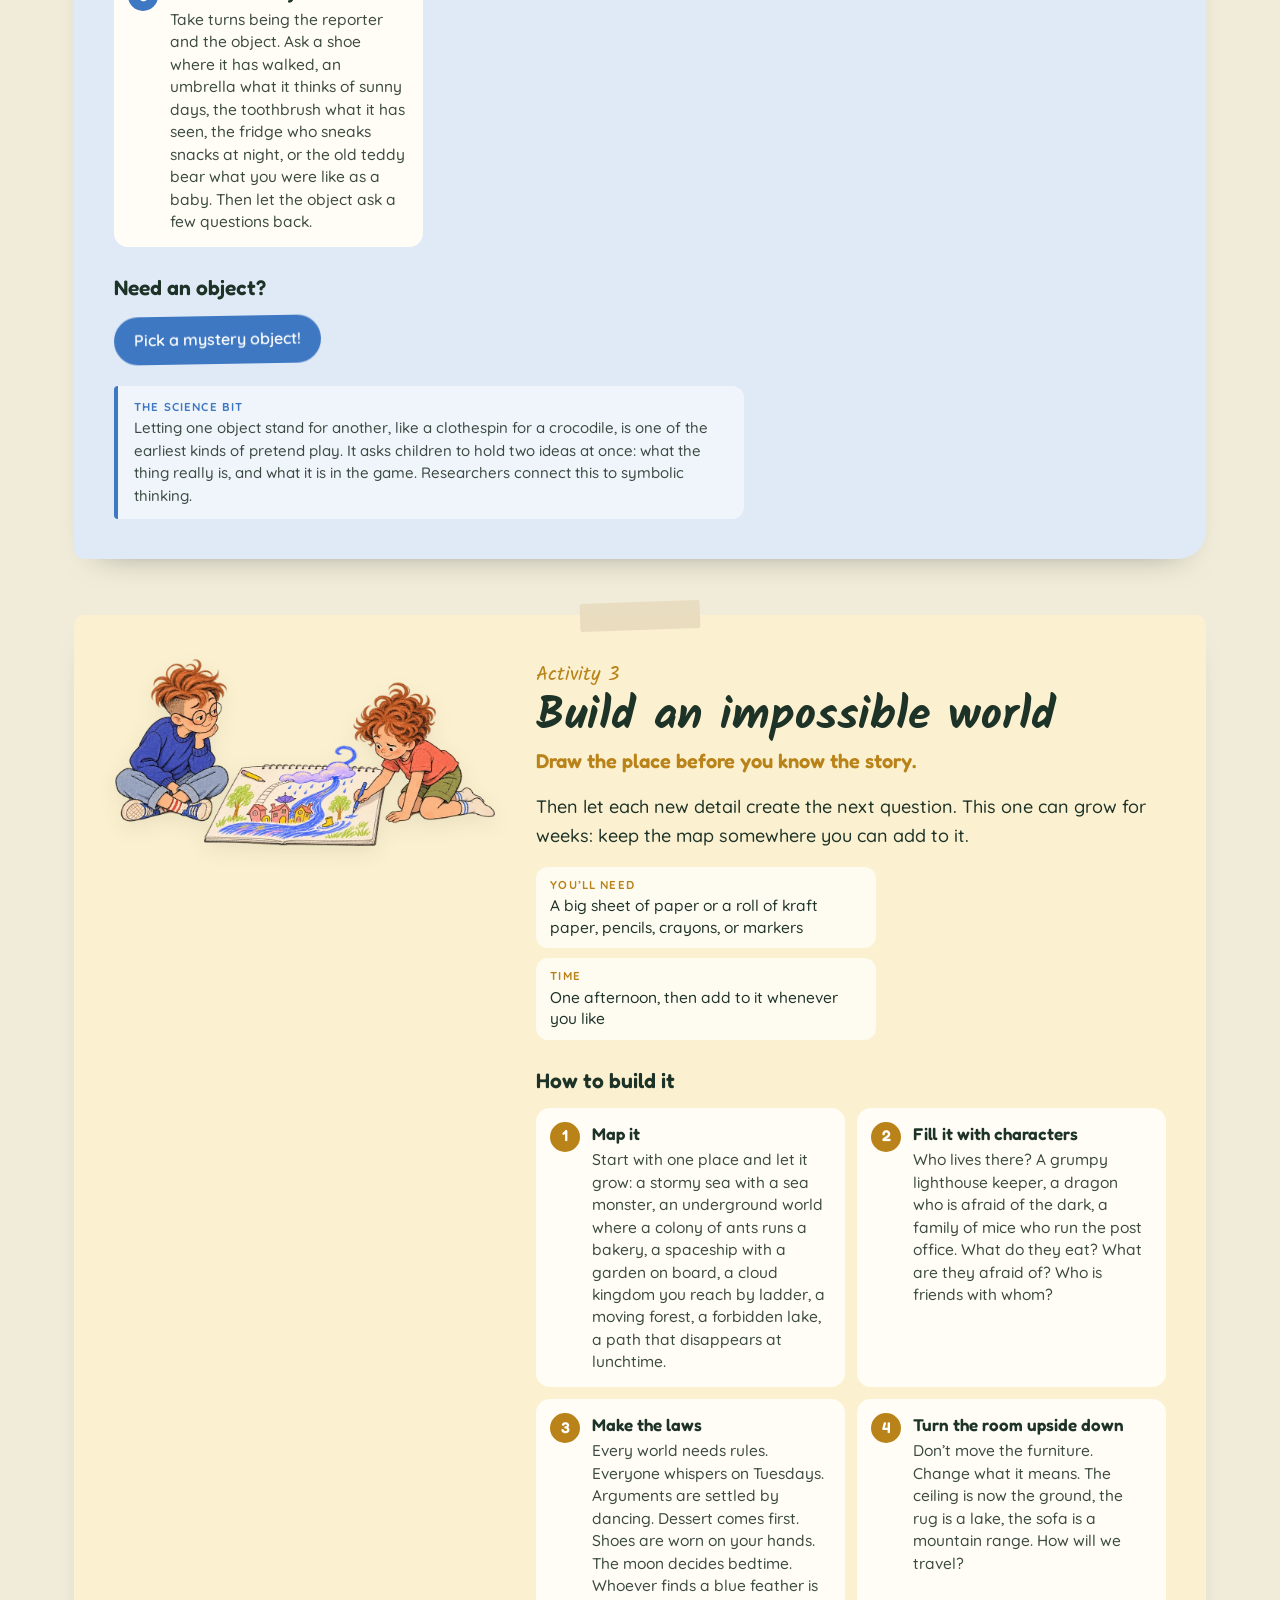
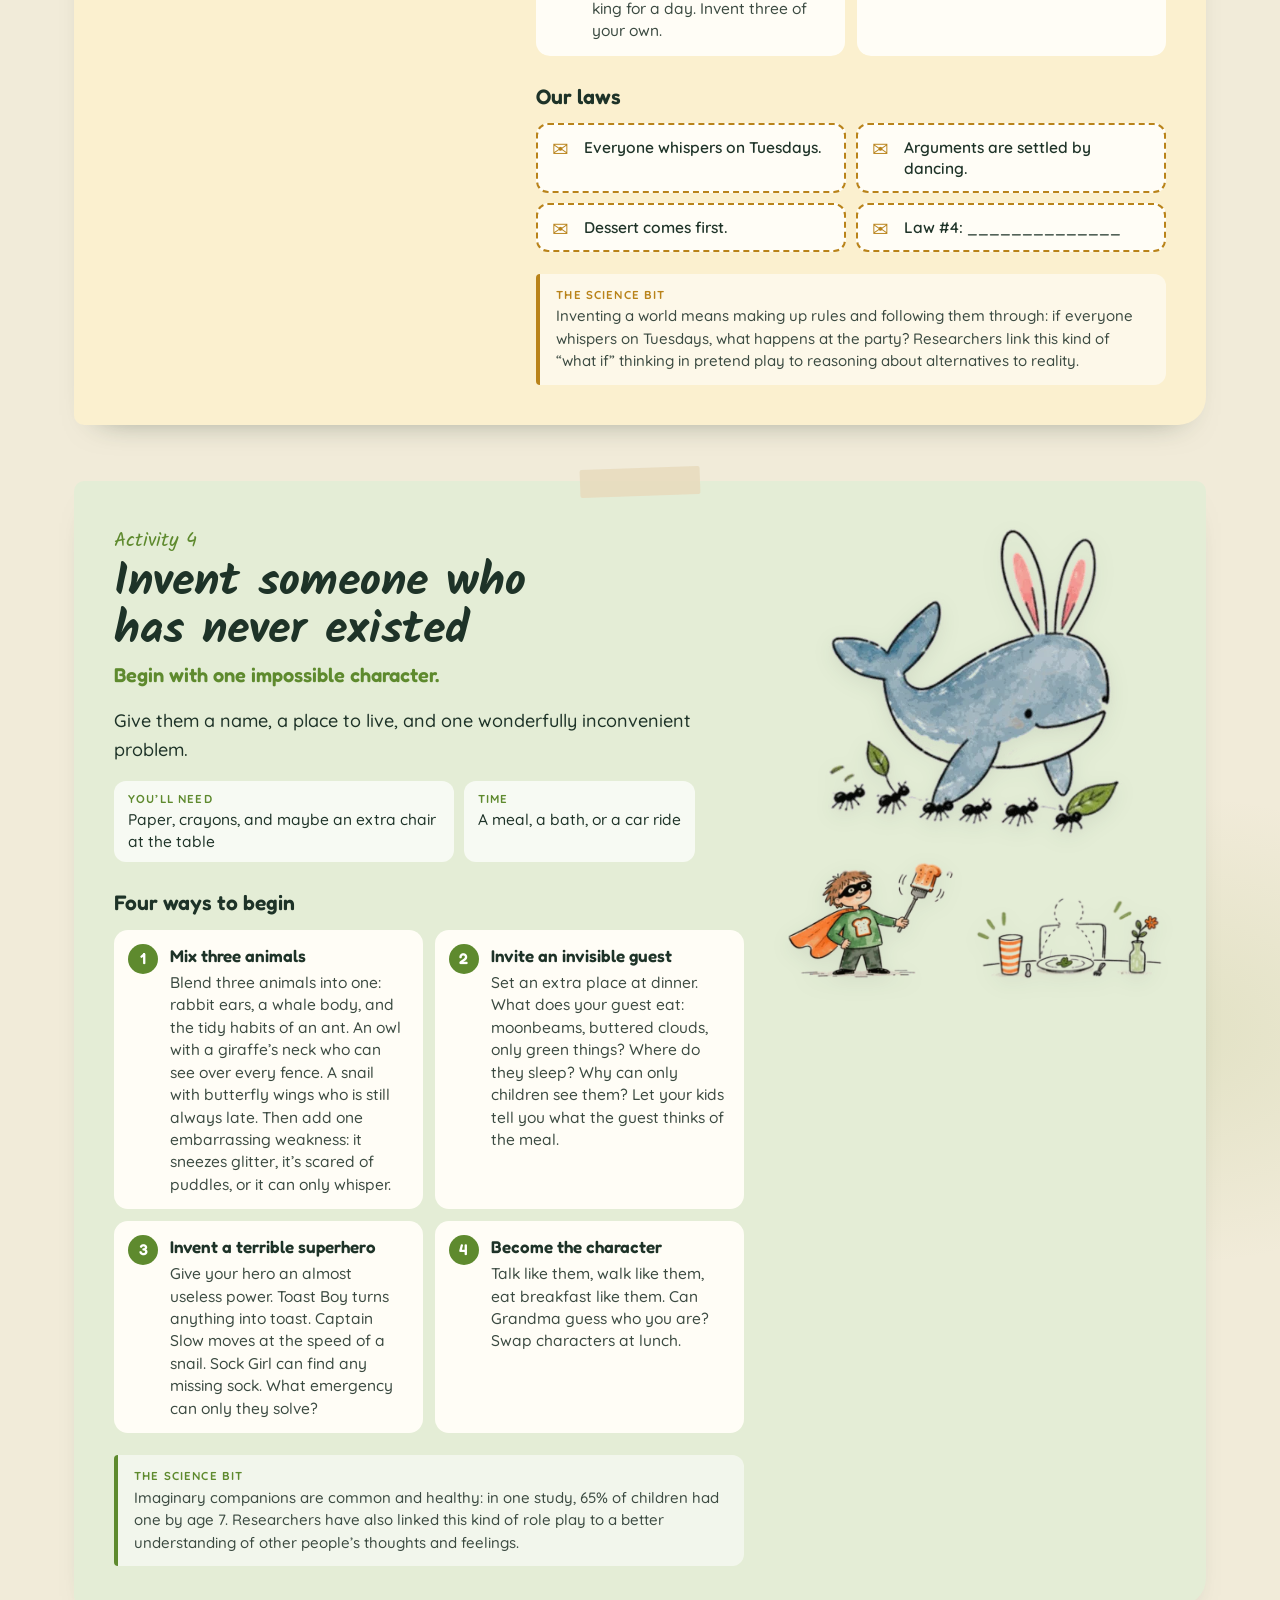
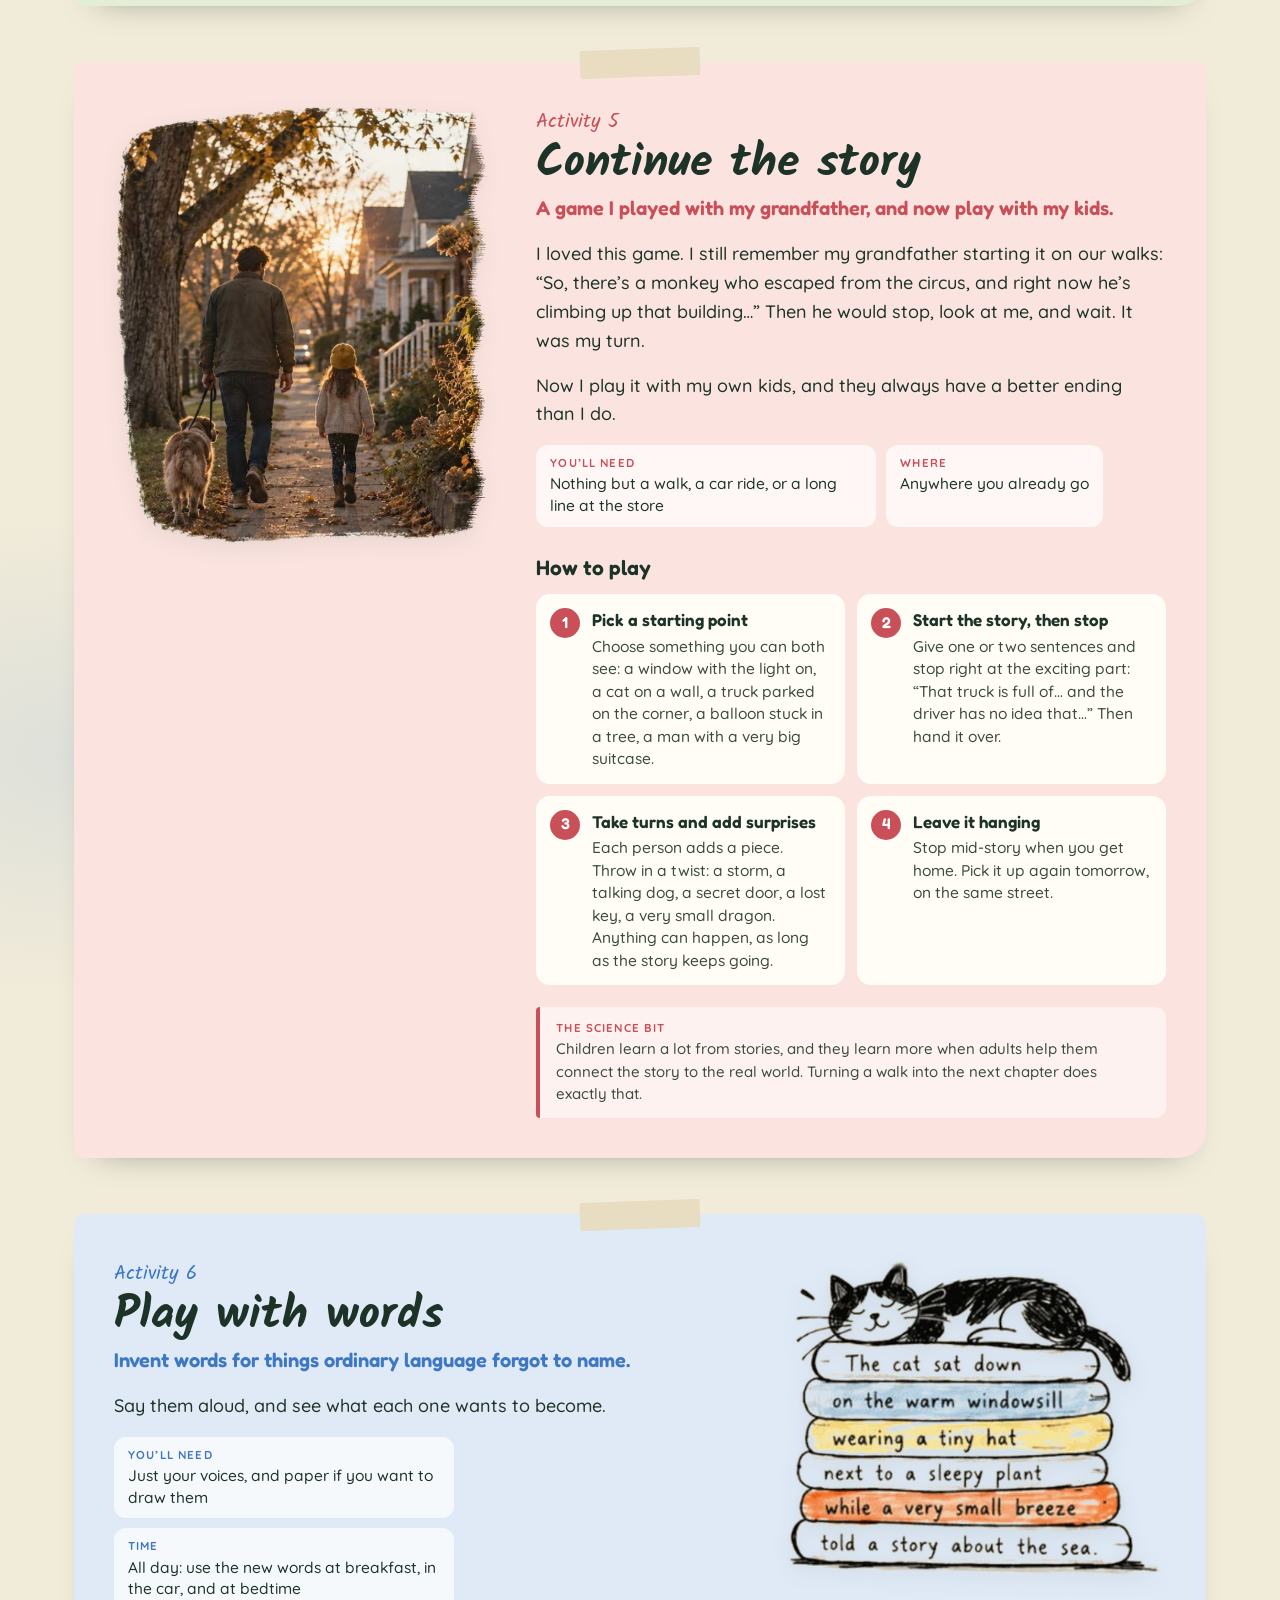
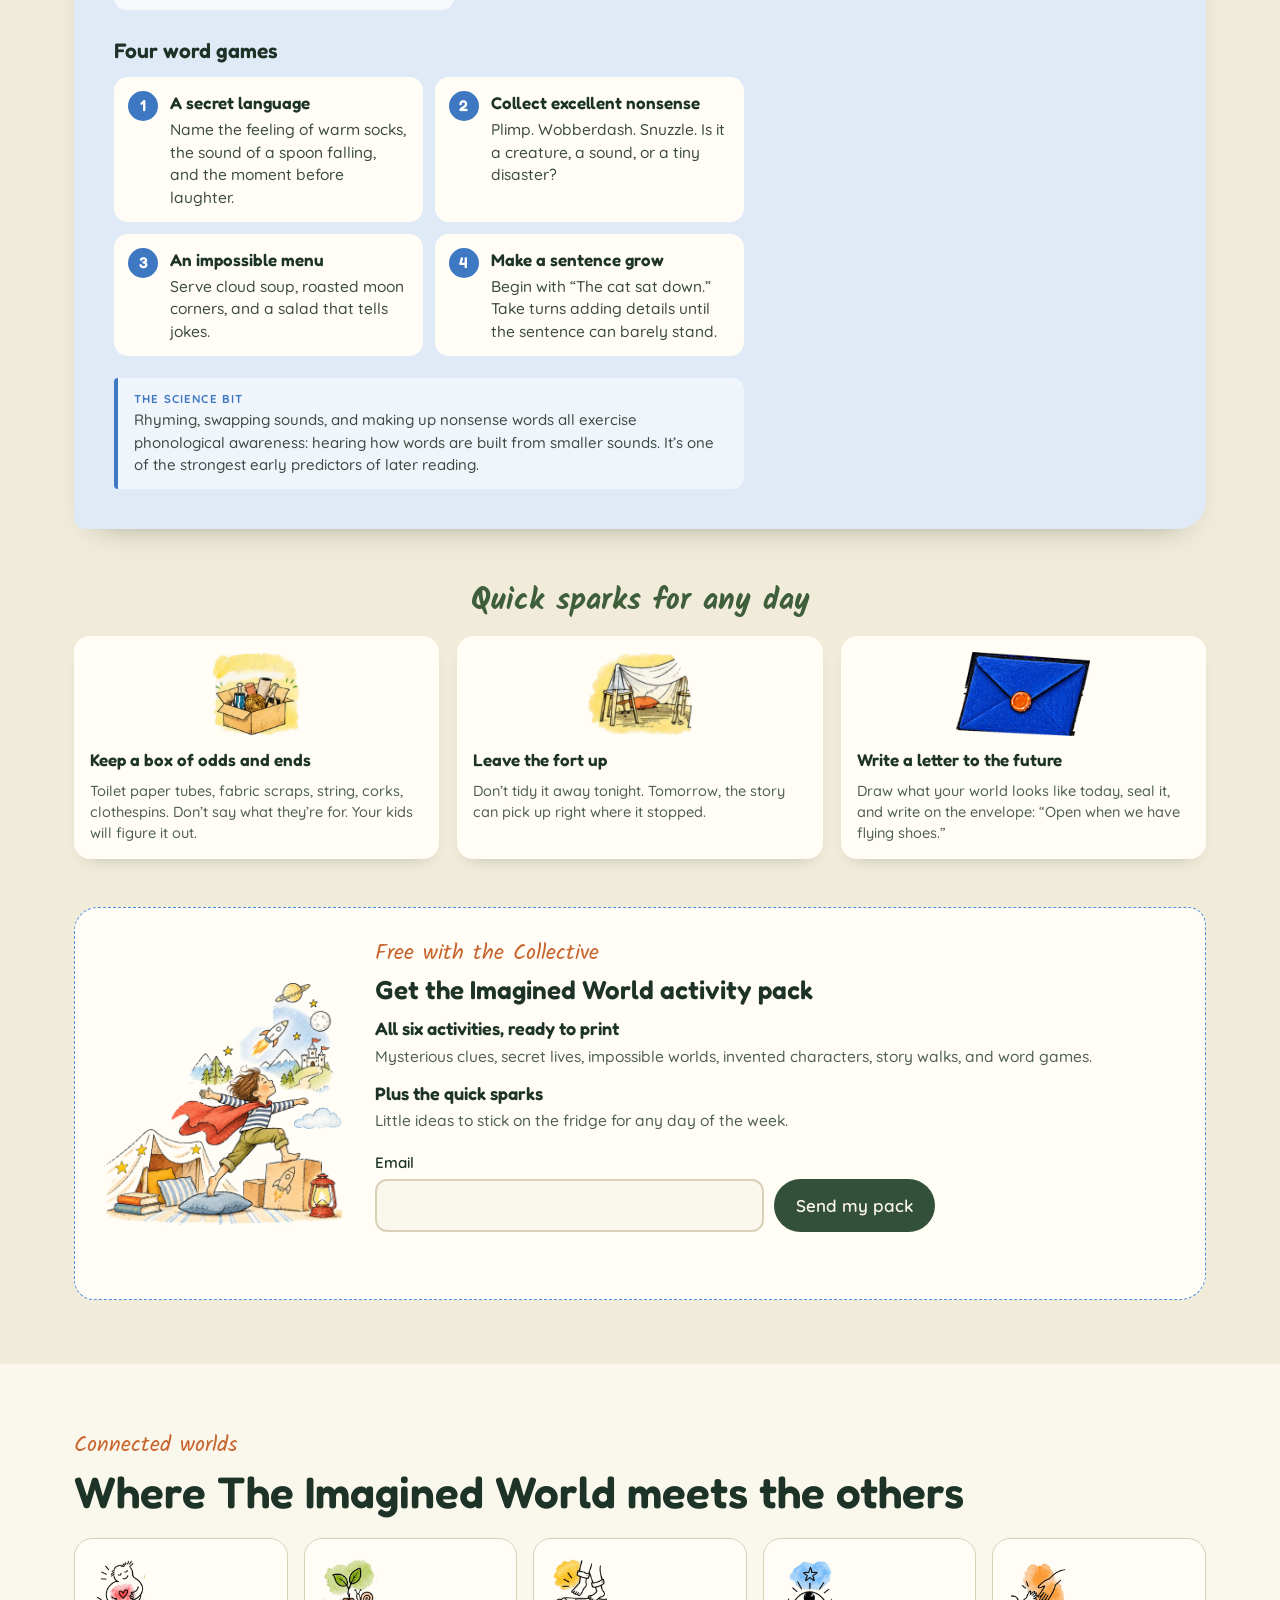
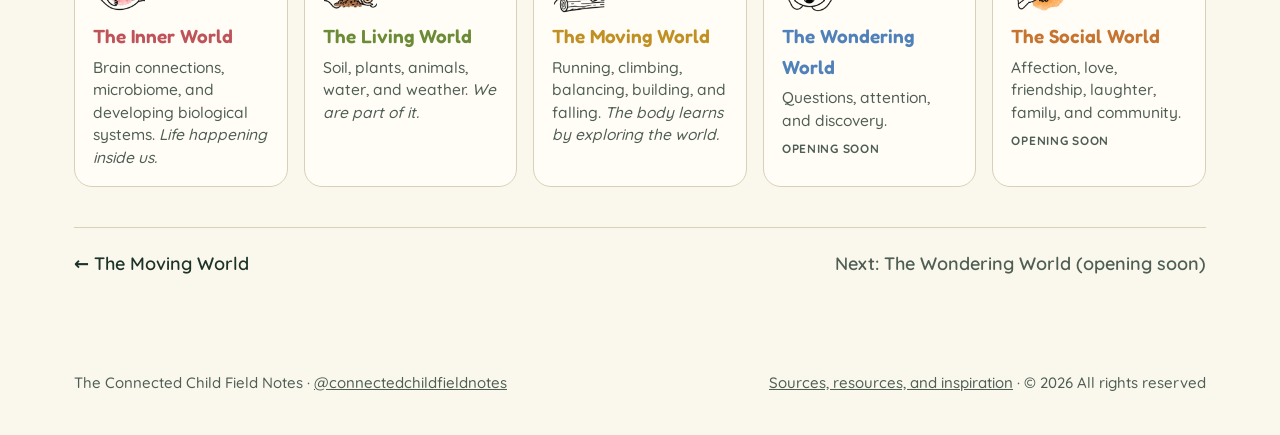
<file: imagined-world.html>
<!DOCTYPE html>
<html lang="en">
<head>
<meta charset="utf-8">
<meta name="viewport" content="width=device-width, initial-scale=1">
<title>The Imagined World · The Connected Child Field Notes</title>
<meta name="description" content="World four of The Connected Child Field Notes: what researchers tell us about pretend play, stories, and imagination, what it changed at home, and fun activities to open a secret door together.">
<!--seo-->
<link rel="canonical" href="https://theconnectedchildfieldnotes.com/imagined-world.html">
<meta property="og:type" content="website">
<meta property="og:site_name" content="The Connected Child Field Notes">
<meta property="og:title" content="The Imagined World · The Connected Child Field Notes">
<meta property="og:description" content="World four of The Connected Child Field Notes: what researchers tell us about pretend play, stories, and imagination, what it changed at home, and fun activities to open a secret door together.">
<meta property="og:url" content="https://theconnectedchildfieldnotes.com/imagined-world.html">
<meta property="og:image" content="https://theconnectedchildfieldnotes.com/img/im-spread.webp">
<meta name="twitter:card" content="summary_large_image">
<!--/seo-->
<link rel="preconnect" href="https://fonts.googleapis.com">
<link rel="preconnect" href="https://fonts.gstatic.com" crossorigin>
<link href="https://fonts.googleapis.com/css2?family=Fredoka:wght@500;600&family=Kalam:wght@400;700&family=Quicksand:wght@400;500;600;700&display=swap" rel="stylesheet">
<link rel="stylesheet" href="css/site.css">
<link rel="stylesheet" href="css/world.css">
<style>:root{--w:var(--imagined);--w-soft:#DCE8F8}
/* ---- Imagined World: soft twilight ---- */
@keyframes drift{0%,100%{transform:translateY(0)}50%{transform:translateY(-6px)}}
.w-hero-img{animation:drift 8s ease-in-out infinite}
#explore .garland{width:min(560px,92%)}
#noticed .side img{filter:drop-shadow(0 18px 36px rgba(78,143,224,.22))}
#research{position:relative;overflow:hidden;
  background:
   url("data:image/svg+xml,%3Csvg xmlns='http://www.w3.org/2000/svg' width='240' height='240'%3E%3Cfilter id='n'%3E%3CfeTurbulence type='fractalNoise' baseFrequency='.85' numOctaves='3' stitchTiles='stitch'/%3E%3CfeColorMatrix values='0 0 0 0 .18  0 0 0 0 .25  0 0 0 0 .42  0 0 0 .16 0'/%3E%3C/filter%3E%3Crect width='100%25' height='100%25' filter='url(%23n)'/%3E%3C/svg%3E"),
   url("data:image/svg+xml,%3Csvg xmlns='http://www.w3.org/2000/svg' width='1600' height='1600'%3E%3Cfilter id='m'%3E%3CfeTurbulence type='fractalNoise' baseFrequency='.006' numOctaves='3' seed='4' stitchTiles='stitch'/%3E%3CfeColorMatrix values='0 0 0 0 1  0 0 0 0 1  0 0 0 0 1  0 0 0 .55 -.15'/%3E%3C/filter%3E%3Crect width='100%25' height='100%25' filter='url(%23m)'/%3E%3C/svg%3E"),
   radial-gradient(ellipse 45% 35% at 8% 18%,rgba(186,170,232,.45),transparent 70%),
   radial-gradient(ellipse 40% 30% at 95% 45%,rgba(255,214,186,.45),transparent 70%),
   radial-gradient(ellipse 50% 35% at 12% 82%,rgba(160,200,240,.5),transparent 70%),
   radial-gradient(ellipse 45% 30% at 90% 92%,rgba(214,186,232,.45),transparent 70%),
   linear-gradient(180deg,#E4EBF8 0%,#DEE6F6 55%,#E9E3F3 100%)}
#research::after{content:"";position:absolute;left:1.5%;top:28%;width:70px;height:46%;pointer-events:none;opacity:.8;
  background:url("data:image/svg+xml,%3Csvg xmlns='http://www.w3.org/2000/svg' viewBox='0 0 70 600'%3E%3Cpath d='M35 10 C 5 90, 65 160, 30 240 S 60 400, 25 470 S 50 560, 38 590' fill='none' stroke='%237C93C9' stroke-width='2' stroke-dasharray='3 9' stroke-linecap='round'/%3E%3Cg fill='%23F3C969'%3E%3Cpath d='M35 0l3 7 7 1-5 5 1 7-6-3-6 3 1-7-5-5 7-1z'/%3E%3Cpath d='M28 232l2 5 5 .5-4 3.5 1 5-4-2.5-4 2.5 1-5-4-3.5 5-.5z'/%3E%3Cpath d='M38 582l3 7 7 1-5 5 1 7-6-3-6 3 1-7-5-5 7-1z'/%3E%3C/g%3E%3C/svg%3E") center/contain no-repeat}
#research::before{content:"";position:absolute;top:22px;right:4%;width:220px;height:120px;pointer-events:none;opacity:.9;
  background:
   url("data:image/svg+xml,%3Csvg xmlns='http://www.w3.org/2000/svg' viewBox='0 0 24 24'%3E%3Cpath fill='%23F3C969' d='M12 2l2.6 6.9L22 9.5l-5.6 4.7L18 22l-6-3.8L6 22l1.6-7.8L2 9.5l7.4-.6z'/%3E%3C/svg%3E") 10px 50px/22px no-repeat,
   url("data:image/svg+xml,%3Csvg xmlns='http://www.w3.org/2000/svg' viewBox='0 0 24 24'%3E%3Cpath fill='%23F3C969' d='M12 2l2.6 6.9L22 9.5l-5.6 4.7L18 22l-6-3.8L6 22l1.6-7.8L2 9.5l7.4-.6z'/%3E%3C/svg%3E") 90px 10px/30px no-repeat,
   url("data:image/svg+xml,%3Csvg xmlns='http://www.w3.org/2000/svg' viewBox='0 0 24 24'%3E%3Ccircle cx='12' cy='12' r='9' fill='%23FFF6DA' stroke='%23E9C46A' stroke-width='1.5'/%3E%3C/svg%3E") 160px 46px/46px no-repeat}
#research .w-label{color:#4E8FE0}
#research .finding .n{background:#F3C969;color:#1E3328;box-shadow:0 0 0 6px rgba(243,201,105,.25)}
#research .feel,#research .pull{color:#2F4A86}
#research .finding-body .side img{width:min(380px,100%);filter:drop-shadow(0 14px 22px rgba(47,74,134,.16));animation:drift 9s ease-in-out infinite}
#research .finding:nth-child(even) .side img{animation-delay:-4.5s}
.research-close{position:relative;max-width:860px;margin:64px auto 0;text-align:center;font-family:var(--hand);font-size:clamp(24px,2.7vw,32px);line-height:1.45;color:#2F4A86;padding:34px 30px 28px;background:#FFFDF6;border-radius:28px 22px 30px 24px;box-shadow:0 10px 30px rgba(47,74,134,.10)}
.research-close::before{content:"✦";position:absolute;top:-18px;left:50%;transform:translateX(-50%);width:40px;height:40px;line-height:40px;border-radius:50%;background:#F3C969;color:#fff;font-size:20px}
.lesson .l-art img{filter:drop-shadow(0 6px 10px rgba(30,51,40,.08))}
@media (prefers-reduced-motion:reduce){.w-hero-img,#research .finding-body .side img{animation:none}}
</style>
</head>
<body>

<header class="wrap top">
  <a class="mark" href="index.html">The Connected Child <span>Field Notes</span></a>
  <nav aria-label="Main">
    <a href="index.html#worlds">The six worlds</a>
    <a href="index.html#why">Why we made this</a>
    <a href="sources.html">Sources</a>
    <a href="https://www.instagram.com/connectedchildfieldnotes/" target="_blank" rel="noopener">Instagram</a>
    <a class="pill" href="index.html#signup">Join the Collective</a>
  </nav>
</header>

<main>
  <section class="wrap w-hero">
    <div>
      <a class="w-crumb" href="index.html#worlds">← All six worlds</a>
      <div class="w-title">
        <img src="img/imagined.webp" width="358" height="349" alt="" aria-hidden="true">
        <div>
          <div class="num hand" style="color:var(--w);font-size:20px">World four</div>
          <h1>The Imagined World</h1>
        </div>
      </div>
      <p class="w-tag">What else could this become?</p>
      <p class="w-topics">pretend · invent · tell stories · disappear</p>
      <div class="w-question"><h2>A stick becomes a mast. A blanket becomes the sea.</h2><p>In a child’s imagination, everything they have seen, heard, and loved connects in new ways. It’s where the real world meets the possible one.</p></div>
    </div>
    <img class="w-hero-img" src="img/im-spread.webp" width="1600" height="900" alt="Illustration of a child’s hand holding a stick that turns into a mast, with a flag, a sailboat, and a watercolor sea flowing toward a sign that says “elsewhere.”">
  </section>

  <nav class="w-nav" aria-label="On this page">
    <div class="wrap">
      <a href="#noticed">What I noticed</a>
      <a href="#research">Researchers tell us</a>
      <a href="#home">What it changed at home</a>
      <a href="#explore">Fun activities</a>
    </div>
  </nav>

  <section class="w-sec" id="noticed">
    <div class="wrap two">
      <div class="prose">
        <div class="w-label">What I noticed</div>
        <h2 class="big">So much of their day happens in a story</h2>
        <p>When I watch my kids, I’m always struck by how much of their day happens in their imagination.</p><p>It’s as if they’re walking through a storybook, and honestly, it’s magical to see.</p><p>It opens up so many possibilities to feel, create, learn, and play together.</p>
      </div>
      <div class="side" style="display:grid;gap:16px;justify-items:center"><img src="img/im-portal.webp" width="900" height="843" alt="Watercolor of an open door leading to a night sea, with a crescent moon, pink clouds, and a paper boat on the water."></div>
    </div>
  </section>

  <section class="w-sec tint" id="research">
    <div class="wrap">
      <div class="w-label">Researchers tell us</div>
      <h2 class="big">Four things I learned about the imagined world</h2>
      <div class="findings">
        <article class="finding">
          <div class="n">1</div>
          <div>
            <h3>Children imagine with what they know</h3>
            <div class="finding-body">
              <div><div class="prose"><p>“Mom, is this real?” my son used to ask me. “Does it matter?”</p><p>I told him: “It exists in your imagination. And when the story you create with your friends brings you all together to have a good time, that feeling and that shared moment are real.”</p><p>Imagination leads to real feelings and real moments together. They’re often the ones we love most.</p></div><div class="research"><div class="k">Researchers tell us</div><p>Children’s imagination is more rooted in reality than we often assume. They build their pretend worlds from what they have seen, heard, and lived, so every new experience gives them more to imagine with.</p><p>Pretend play seems to draw on the same skill as imagining how things could have turned out differently: keeping the real world in mind while exploring another one.</p><p>From around age three, children get steadily better at telling what is real from what is pretend. That is what lets them dive deep into a story, and step back out again.</p><details class="src"><summary>Sources</summary><ul><li>Harris, P. L. (2021). Early constraints on the imagination: The realism of young children. <em>Child Development</em>, 92, 466–483.</li><li>Francis, G. A. &amp; Gibson, J. L. (2023). A plausible role of imagination in pretend play, counterfactual reasoning, and executive functions. <em>British Journal of Psychology</em>, 114(3), 749–770.</li><li>Sharon, T. &amp; Woolley, J. D. (2004). Do monsters dream? Young children’s understanding of the fantasy/reality distinction. <em>British Journal of Developmental Psychology</em>, 22, 293–310.</li></ul></details></div></div>
              <div class="side"><img src="img/im-whisk.webp" width="1000" height="694" alt="Illustration of a smiling girl sitting cross-legged, holding up a kitchen whisk with wavy orange streamers like a jellyfish floating over blue waves."><p class="pull">The more there is to discover, the more there is to imagine.</p></div>
            </div>
          </div>
        </article>
        <article class="finding">
          <div class="n">2</div>
          <div>
            <h3>Stories help children explore what is possible</h3>
            <div class="finding-body">
              <div><p class="feel">A story can open a new way of seeing the real world.</p><div class="research"><div class="k">Researchers tell us</div><p>When a whisk becomes a jellyfish, a child is practicing something important: understanding that one thing can stand for another. Researchers link this kind of pretend play to symbolic thinking.</p><p>Fantastical stories, the dragons-and-magic kind, can sometimes help young children learn real ideas, like scientific principles, even better than realistic stories do.</p><p>Children learn the most from a story when an adult helps them connect it to real life: “Remember the real boat we saw at the lake?”</p><details class="src"><summary>Sources</summary><ul><li>Weisberg, D. S. (2015). Pretend play. <em>WIREs Cognitive Science</em>, 6(3), 249–261.</li><li>Hopkins, E. J. &amp; Weisberg, D. S. (2021). Investigating the effectiveness of fantasy stories for teaching scientific principles. <em>Journal of Experimental Child Psychology</em>, 203, 105047.</li><li>Hopkins, E. J. &amp; Weisberg, D. S. (2017). The youngest readers’ dilemma: A review of children’s learning from fictional sources. <em>Developmental Review</em>, 43, 48–70.</li></ul></details></div></div>
              <div class="side"><img src="img/im-dragon.webp" width="1000" height="684" alt="Illustration of a laughing child running behind a big red dragon riding a small blue bicycle, with an open book left on the ground."></div>
            </div>
          </div>
        </article>
        <article class="finding">
          <div class="n">3</div>
          <div>
            <h3>Free time is where imagination grows</h3>
            <div class="finding-body">
              <div><div class="prose"><p>Free play and free time give a child the chance to develop their imagination and to learn to do things on their own.</p><p>Today, many kids don’t know what to do with free time, yet it’s an important skill to develop. Being bored matters too, and as parents, we need to learn to be comfortable seeing our kids bored.</p></div><div class="research"><div class="k">Researchers tell us</div><p>In one study of 6- and 7-year-olds, children who spent more time in less-structured activities, like free play, were better at directing their own thinking, without an adult telling them what to do next. More time in structured, adult-led activities tended to go the opposite way.</p><p>Pediatricians at the American Academy of Pediatrics now encourage a “prescription for play.” They describe play as key to the skills children use to plan, focus, and manage themselves, and as a buffer against stress, at a time when children’s free playtime has been shrinking for decades.</p><details class="src"><summary>Sources</summary><ul><li>Barker, J. E. et al. (2014). Less-structured time in children’s daily lives predicts self-directed executive functioning. <em>Frontiers in Psychology</em>, 5, 593.</li><li>Yogman, M. et al. &amp; AAP Committee on Psychosocial Aspects of Child and Family Health (2018). The power of play: A pediatric role in enhancing development in young children. <em>Pediatrics</em>, 142(3), e20182058.</li></ul></details></div></div>
              <div class="side"><img src="img/im-ant.webp" width="1000" height="411" alt="Illustration of a boy lying on the sidewalk, chin on his hands, watching an ant carry a yellow petal much bigger than itself."><p class="pull">Learn to be comfortable seeing them bored.</p></div>
            </div>
          </div>
        </article>
        <article class="finding">
          <div class="n">4</div>
          <div>
            <h3>Children can imagine what comes next</h3>
            <div class="finding-body">
              <div><div class="prose"><p>I used to think of imagination as make-believe.</p><p>But it also appears when a child packs a water bottle for tomorrow’s walk, or spends days inventing a world with its own places and characters.</p></div><div class="research"><div class="k">Researchers tell us</div><p>Between ages three and five, children get much better at anticipating what they will need later, such as food for when they’ll be hungry, or warm clothes for the cold. In one study, children imagined themselves in scenes like a snowy walk and chose one item to bring. With age, they more often picked the one that would solve the need, and could explain why.</p><p>Planning ahead takes a big leap in these same years. Researchers see a major step forward in children’s ability to think about the future between ages 3 and 5.</p><details class="src"><summary>Sources</summary><ul><li>Atance, C. M. &amp; Meltzoff, A. N. (2005). My future self: Young children’s ability to anticipate and explain future states. <em>Cognitive Development</em>, 20, 341–361.</li><li>Moffett, L., Moll, H. &amp; FitzGibbon, L. (2018). Future planning in preschool children. <em>Developmental Psychology</em>, 54(5), 866–874.</li></ul></details></div></div>
              <div class="side"><img src="img/im-boots.webp" width="1000" height="713" alt="Illustration of a girl in pajamas packing yellow rain boots into her bag, imagining herself splashing in a puddle tomorrow."></div>
            </div>
          </div>
        </article>
      </div>
      <p class="research-close">Imagination is how children discover what they love. It lets them feel what someone else feels, invent their own words and worlds, wander into the past, and try on the future. It brings them joy, it brings them together, and it fills their days with wonder. It’s the spark that makes anything possible.</p>
    </div>
  </section>

  <section class="w-sec" id="home">
    <div class="wrap two">
      <div class="prose">
        <div class="w-label">What it changed at home</div>
        <h2 class="big">What fascinates them now hints at what they might love later</h2>
        <p>What gets children excited and curious says something about what they might love as they grow. Their pretend games also show how they think, what they care about, and how they handle big feelings.</p><p>Some of the people we now call brilliant started the same way. Jane Goodall watched hens for hours. Charles Darwin collected shells, stones, and plants. J.R.R. Tolkien was fascinated by ancient languages and legends. Albert Einstein was spellbound by a compass his father showed him when he was four or five.</p><p>We don’t need to know where a fascination will lead. We just need to notice it, and make room for it.</p>
        <p class="pull">Notice what fascinates them.</p>
      </div>
      <img src="img/im-curious.webp" width="1000" height="679" alt="Pencil drawings of four curious children: a girl crouching to watch a hen, a boy in a sun hat studying a seashell, a child reading a book of castles and legends, and a child gazing at an open compass.">
    </div>
  </section>

  <section class="w-sec explore" id="explore">
    <div class="wrap">
      <div class="ex-head">
        <img class="garland" src="img/im-couch.webp" width="1100" height="522" alt="" aria-hidden="true">
        <div class="ex-title">
          
          <div class="ex-kicker">Fun activities</div>
          <h2>Let’s find a hundred ways to play pretend together.</h2>
          <p class="ex-sub">Imagine if the couch could gallop, a clothespin could bite, and the walk home turned into a story. Kids do this all day long. Here are a few of our favorite ways to join in. Start with one, then follow your kids wherever they take it. Let the rumpus begin!</p>
        </div>
        
      </div>
      <nav class="ex-menu" aria-label="Activities on this page" style="--cols:3"><a href="#act-clue" class="m1"><b>1</b>Start with a mysterious clue</a><a href="#act-objects" class="m2"><b>2</b>Give ordinary things secret lives</a><a href="#act-world" class="m3"><b>3</b>Build an impossible world</a><a href="#act-character" class="m4"><b>4</b>Invent someone who has never existed</a><a href="#act-story" class="m1"><b>5</b>Continue the story</a><a href="#act-words" class="m2"><b>6</b>Play with words</a></nav>
      
      <article class="lesson l1" id="act-clue">
        <div class="l-art"><img src="img/im-envelope.webp" width="1000" height="663" alt="Illustration of a curious child crouching to look at a blue envelope with an orange wax seal, propped against the baseboard."></div>
        <div class="l-body"><div class="l-num">Activity 1</div>
          <h3>Start with a mysterious clue</h3>
          <p class="l-tag">Leave one mysterious beginning. Don’t explain it.</p>
          <p>See who notices, and where the story goes.</p>
          <div class="facts"><div><span>You’ll need</span>A key, a feather, a tiny envelope, a blanket, or a piece of chalk</div><div><span>Where</span>A windowsill, a hallway, the backyard</div></div><h4 class="l-h">Three ways in</h4><ol class="steps4"><li><b>Leave a clue</b>A key on a windowsill. A feather in a shoe. A tiny envelope beneath a chair.</li><li><b>Find the portal</b>Choose a gate, a blanket fort, or a chalk line. Decide what changes when you cross it.</li><li><b>A message from elsewhere</b>Begin a note: “Dear People of the Kitchen, we urgently need…”</li></ol><div class="science"><b>The science bit</b> Research on guided play suggests children can learn more when an adult sets up an idea or a challenge and then lets them lead. A clue with no explanation does exactly that.</div></div>
      </article>
      <article class="lesson l2 flip" id="act-objects">
        <div class="l-art"><img src="img/im-clothespin.webp" width="1000" height="488" alt="Illustration of a grinning boy holding a wooden clothespin painted like a crocodile, its jaws wide open."></div>
        <div class="l-body"><div class="l-num">Activity 2</div>
          <h3>Give ordinary things secret lives</h3>
          <p class="l-tag">Choose one everyday object and ask what else it could be.</p>
          <p>Keep going until the answers become wonderfully ridiculous.</p>
          <div class="facts"><div><span>You’ll need</span>Anything within reach: a clothespin, a spoon, a sock, a colander, a stick, a rain boot</div><div><span>Time</span>Five minutes at breakfast, or a whole rainy afternoon</div></div><h4 class="l-h">Three games</h4><ol class="steps4"><li><b>What else could it be?</b>Hold up one object and take turns. A stick becomes a mast, a wand, a cloud key. A clothespin becomes a crocodile, a hair clip for a giant, a bridge for an ant. A colander becomes a space helmet. Keep going until someone names something nobody has ever heard of.</li><li><b>After everyone sleeps</b>Pick one toy and imagine where it goes at night. Does the teddy bear sneak into the kitchen for honey? Do the blocks build a city under the bed? Does the toy car drive to the beach and come back sandy? In the morning, look for clues: a crumb, a moved chair, a sock that wasn’t there yesterday.</li><li><b>Interview an object</b>Take turns being the reporter and the object. Ask a shoe where it has walked, an umbrella what it thinks of sunny days, the toothbrush what it has seen, the fridge who sneaks snacks at night, or the old teddy bear what you were like as a baby. Then let the object ask a few questions back.</li></ol><h4 class="l-h">Need an object?</h4><div class="spin" data-options='["A wooden spoon", "A clothespin", "An old sock", "A cardboard tube", "A colander", "A scarf", "A stick", "A rain boot", "An umbrella", "A toothbrush", "A cushion", "A paper bag", "A bottle cap", "A blanket", "A teddy bear", "A whisk"]'><button type="button">Pick a mystery object!</button><output aria-live="polite"></output></div><div class="science"><b>The science bit</b> Letting one object stand for another, like a clothespin for a crocodile, is one of the earliest kinds of pretend play. It asks children to hold two ideas at once: what the thing really is, and what it is in the game. Researchers connect this to symbolic thinking.</div></div>
      </article>
      <article class="lesson l3" id="act-world">
        <div class="l-art"><img src="img/im-siblings.webp" width="1000" height="491" alt="Illustration of two siblings on the floor drawing a world together in a big sketchbook: little houses, a river flowing from a purple cloud, a ladder to the sky, and a yellow rain boot floating by."></div>
        <div class="l-body"><div class="l-num">Activity 3</div>
          <h3>Build an impossible world</h3>
          <p class="l-tag">Draw the place before you know the story.</p>
          <p>Then let each new detail create the next question. This one can grow for weeks: keep the map somewhere you can add to it.</p>
          <div class="facts"><div><span>You’ll need</span>A big sheet of paper or a roll of kraft paper, pencils, crayons, or markers</div><div><span>Time</span>One afternoon, then add to it whenever you like</div></div><h4 class="l-h">How to build it</h4><ol class="steps4"><li><b>Map it</b>Start with one place and let it grow: a stormy sea with a sea monster, an underground world where a colony of ants runs a bakery, a spaceship with a garden on board, a cloud kingdom you reach by ladder, a moving forest, a forbidden lake, a path that disappears at lunchtime.</li><li><b>Fill it with characters</b>Who lives there? A grumpy lighthouse keeper, a dragon who is afraid of the dark, a family of mice who run the post office. What do they eat? What are they afraid of? Who is friends with whom?</li><li><b>Make the laws</b>Every world needs rules. Everyone whispers on Tuesdays. Arguments are settled by dancing. Dessert comes first. Shoes are worn on your hands. The moon decides bedtime. Whoever finds a blue feather is king for a day. Invent three of your own.</li><li><b>Turn the room upside down</b>Don’t move the furniture. Change what it means. The ceiling is now the ground, the rug is a lake, the sofa is a mountain range. How will we travel?</li></ol><h4 class="l-h">Our laws</h4><div class="tickets"><div class="ticket">Everyone whispers on Tuesdays.</div><div class="ticket">Arguments are settled by dancing.</div><div class="ticket">Dessert comes first.</div><div class="ticket">Law #4: ______________</div></div><div class="science"><b>The science bit</b> Inventing a world means making up rules and following them through: if everyone whispers on Tuesdays, what happens at the party? Researchers link this kind of “what if” thinking in pretend play to reasoning about alternatives to reality.</div></div>
      </article>
      <article class="lesson l4 flip" id="act-character">
        <div class="l-art"><img src="img/im-a4-whale.webp" width="400" height="419" alt="Watercolor of a whale with rabbit ears, followed by a line of busy ants." style="width:min(300px,100%)"><div style="display:flex;gap:18px;align-items:end;justify-content:center"><img src="img/im-a4-hero.webp" width="400" height="279" alt="Drawing of a masked superhero with a toast emblem, proudly holding up toast on a fork." style="width:170px"><img src="img/im-a4-guest.webp" width="400" height="176" alt="Drawing of a place set at the table for an invisible guest." style="width:190px"></div></div>
        <div class="l-body"><div class="l-num">Activity 4</div>
          <h3>Invent someone who has never existed</h3>
          <p class="l-tag">Begin with one impossible character.</p>
          <p>Give them a name, a place to live, and one wonderfully inconvenient problem.</p>
          <div class="facts"><div><span>You’ll need</span>Paper, crayons, and maybe an extra chair at the table</div><div><span>Time</span>A meal, a bath, or a car ride</div></div><h4 class="l-h">Four ways to begin</h4><ol class="steps4"><li><b>Mix three animals</b>Blend three animals into one: rabbit ears, a whale body, and the tidy habits of an ant. An owl with a giraffe’s neck who can see over every fence. A snail with butterfly wings who is still always late. Then add one embarrassing weakness: it sneezes glitter, it’s scared of puddles, or it can only whisper.</li><li><b>Invite an invisible guest</b>Set an extra place at dinner. What does your guest eat: moonbeams, buttered clouds, only green things? Where do they sleep? Why can only children see them? Let your kids tell you what the guest thinks of the meal.</li><li><b>Invent a terrible superhero</b>Give your hero an almost useless power. Toast Boy turns anything into toast. Captain Slow moves at the speed of a snail. Sock Girl can find any missing sock. What emergency can only they solve?</li><li><b>Become the character</b>Talk like them, walk like them, eat breakfast like them. Can Grandma guess who you are? Swap characters at lunch.</li></ol><div class="science"><b>The science bit</b> Imaginary companions are common and healthy: in one study, 65% of children had one by age 7. Researchers have also linked this kind of role play to a better understanding of other people’s thoughts and feelings.</div></div>
      </article>
      <article class="lesson l1" id="act-story">
        <div class="l-art"><img src="img/im-a5-walk.webp" width="690" height="796" alt="Photo of a parent and a child walking a dog down a leafy sidewalk at sunset, seen from behind."></div>
        <div class="l-body"><div class="l-num">Activity 5</div>
          <h3>Continue the story</h3>
          <p class="l-tag">A game I played with my grandfather, and now play with my kids.</p>
          <p>I loved this game. I still remember my grandfather starting it on our walks: “So, there’s a monkey who escaped from the circus, and right now he’s climbing up that building…” Then he would stop, look at me, and wait. It was my turn.</p><p>Now I play it with my own kids, and they always have a better ending than I do.</p>
          <div class="facts"><div><span>You’ll need</span>Nothing but a walk, a car ride, or a long line at the store</div><div><span>Where</span>Anywhere you already go</div></div><h4 class="l-h">How to play</h4><ol class="steps4"><li><b>Pick a starting point</b>Choose something you can both see: a window with the light on, a cat on a wall, a truck parked on the corner, a balloon stuck in a tree, a man with a very big suitcase.</li><li><b>Start the story, then stop</b>Give one or two sentences and stop right at the exciting part: “That truck is full of… and the driver has no idea that…” Then hand it over.</li><li><b>Take turns and add surprises</b>Each person adds a piece. Throw in a twist: a storm, a talking dog, a secret door, a lost key, a very small dragon. Anything can happen, as long as the story keeps going.</li><li><b>Leave it hanging</b>Stop mid-story when you get home. Pick it up again tomorrow, on the same street.</li></ol><div class="science"><b>The science bit</b> Children learn a lot from stories, and they learn more when adults help them connect the story to the real world. Turning a walk into the next chapter does exactly that.</div></div>
      </article>
      <article class="lesson l2 flip" id="act-words">
        <div class="l-art"><img src="img/im-a6-cat.webp" width="500" height="421" alt="Drawing of a cat asleep on a stack of sentence strips that grow longer: The cat sat down, on the warm windowsill, wearing a tiny hat, next to a sleepy plant, while a very small breeze told a story about the sea." style="width:min(380px,100%)"></div>
        <div class="l-body"><div class="l-num">Activity 6</div>
          <h3>Play with words</h3>
          <p class="l-tag">Invent words for things ordinary language forgot to name.</p>
          <p>Say them aloud, and see what each one wants to become.</p>
          <div class="facts"><div><span>You’ll need</span>Just your voices, and paper if you want to draw them</div><div><span>Time</span>All day: use the new words at breakfast, in the car, and at bedtime</div></div><h4 class="l-h">Four word games</h4><ol class="steps4"><li><b>A secret language</b>Name the feeling of warm socks, the sound of a spoon falling, and the moment before laughter.</li><li><b>Collect excellent nonsense</b>Plimp. Wobberdash. Snuzzle. Is it a creature, a sound, or a tiny disaster?</li><li><b>An impossible menu</b>Serve cloud soup, roasted moon corners, and a salad that tells jokes.</li><li><b>Make a sentence grow</b>Begin with “The cat sat down.” Take turns adding details until the sentence can barely stand.</li></ol><div class="science"><b>The science bit</b> Rhyming, swapping sounds, and making up nonsense words all exercise phonological awareness: hearing how words are built from smaller sounds. It’s one of the strongest early predictors of later reading.</div></div>
      </article>
      <div class="sparks">
        <h3 class="g-label">Quick sparks for any day</h3>
        <div class="spark-row"><div class="spark"><img src="img/sp-box.webp" width="500" height="469" alt="Drawing of a cardboard box full of yarn, corks, tubes, and bottles."><b>Keep a box of odds and ends</b><p>Toilet paper tubes, fabric scraps, string, corks, clothespins. Don’t say what they’re for. Your kids will figure it out.</p></div><div class="spark"><img src="img/sp-fort.webp" width="494" height="390" alt="Drawing of a blanket fort over two chairs, with a little arrow sign."><b>Leave the fort up</b><p>Don’t tidy it away tonight. Tomorrow, the story can pick up right where it stopped.</p></div><div class="spark"><img src="img/sp-letter.webp" width="631" height="395" alt="Drawing of a blue envelope sealed with orange wax."><b>Write a letter to the future</b><p>Draw what your world looks like today, seal it, and write on the envelope: “Open when we have flying shoes.”</p></div></div>
      </div>

      <div class="pack" id="join">
        <img src="img/im-cape.webp" width="1000" height="1012" alt="Illustration of a child in a red cape stepping onto a cardboard box.">
        <div>
          <div class="w-label">Free with the Collective</div>
          <h3>Get the Imagined World activity pack</h3>
          <ul><li><strong>All six activities, ready to print</strong><span>Mysterious clues, secret lives, impossible worlds, invented characters, story walks, and word games.</span></li><li><strong>Plus the quick sparks</strong><span>Little ideas to stick on the fridge for any day of the week.</span></li></ul>
          <form id="pack-form" data-world="imagined" novalidate>
            <div class="field">
              <label for="pack-email">Email</label>
              <input id="pack-email" type="email" autocomplete="email" required>
            </div>
            <button type="submit">Send my pack</button>
            <p class="thanks" id="pack-thanks" aria-live="polite"></p>
          </form>
        </div>
      </div>
    </div>
  </section>

  <section class="w-sec">
    <div class="wrap">
      <div class="w-label">Connected worlds</div>
      <h2 class="big">Where The Imagined World meets the others</h2>
      <div class="links"><a class="link" href="inner-world.html" style="--c:var(--inner)"><img src="img/inner.webp" width="297" height="349" alt="" aria-hidden="true"><div><h4>The Inner World</h4><p>Brain connections, microbiome, and developing biological systems. <i>Life happening inside us.</i></p></div></a><a class="link" href="living-world.html" style="--c:var(--living)"><img src="img/living.webp" width="327" height="349" alt="" aria-hidden="true"><div><h4>The Living World</h4><p>Soil, plants, animals, water, and weather. <i>We are part of it.</i></p></div></a><a class="link" href="moving-world.html" style="--c:var(--moving)"><img src="img/moving.webp" width="328" height="349" alt="" aria-hidden="true"><div><h4>The Moving World</h4><p>Running, climbing, balancing, building, and falling. <i>The body learns by exploring the world.</i></p></div></a><div class="link" style="--c:var(--wondering)"><img src="img/wondering.webp" width="277" height="349" alt="" aria-hidden="true"><div><h4>The Wondering World</h4><p>Questions, attention, and discovery.</p><span class="soon">Opening soon</span></div></div><div class="link" style="--c:var(--social)"><img src="img/social.webp" width="359" height="349" alt="" aria-hidden="true"><div><h4>The Social World</h4><p>Affection, love, friendship, laughter, family, and community.</p><span class="soon">Opening soon</span></div></div></div>
      <div class="next">
        <a href="moving-world.html">← The Moving World</a>
        <span>Next: The Wondering World (opening soon)</span>
      </div>
    </div>
  </section>
</main>

<footer>
  <div class="wrap">
    <span>The Connected Child Field Notes · <a href="https://www.instagram.com/connectedchildfieldnotes/" target="_blank" rel="noopener">@connectedchildfieldnotes</a></span>
    <span><a href="sources.html">Sources, resources, and inspiration</a> · © 2026 All rights reserved</span>
  </div>
</footer>

<script>
document.querySelectorAll('.hunt').forEach(h => {
  const out = h.parentElement.querySelector('.hunt-count');
  const boxes = h.querySelectorAll('input');
  const upd = () => { const n = [...boxes].filter(b => b.checked).length; out.textContent = n === boxes.length ? (h.dataset.done || 'You found them all! Real naturalists.') : n + ' of ' + boxes.length + ' ' + (h.dataset.label || 'signs found'); };
  boxes.forEach(b => b.addEventListener('change', upd)); upd();
});
document.querySelectorAll('.spin').forEach(sp => {
  const opts = JSON.parse(sp.dataset.options); const out = sp.querySelector('output'); let last = -1;
  sp.querySelector('button').addEventListener('click', () => { let i; do { i = Math.floor(Math.random() * opts.length); } while (i === last && opts.length > 1); last = i; out.textContent = opts[i]; });
});
</script>
<script src="js/signup.js"></script>
</body>
</html>
</file>
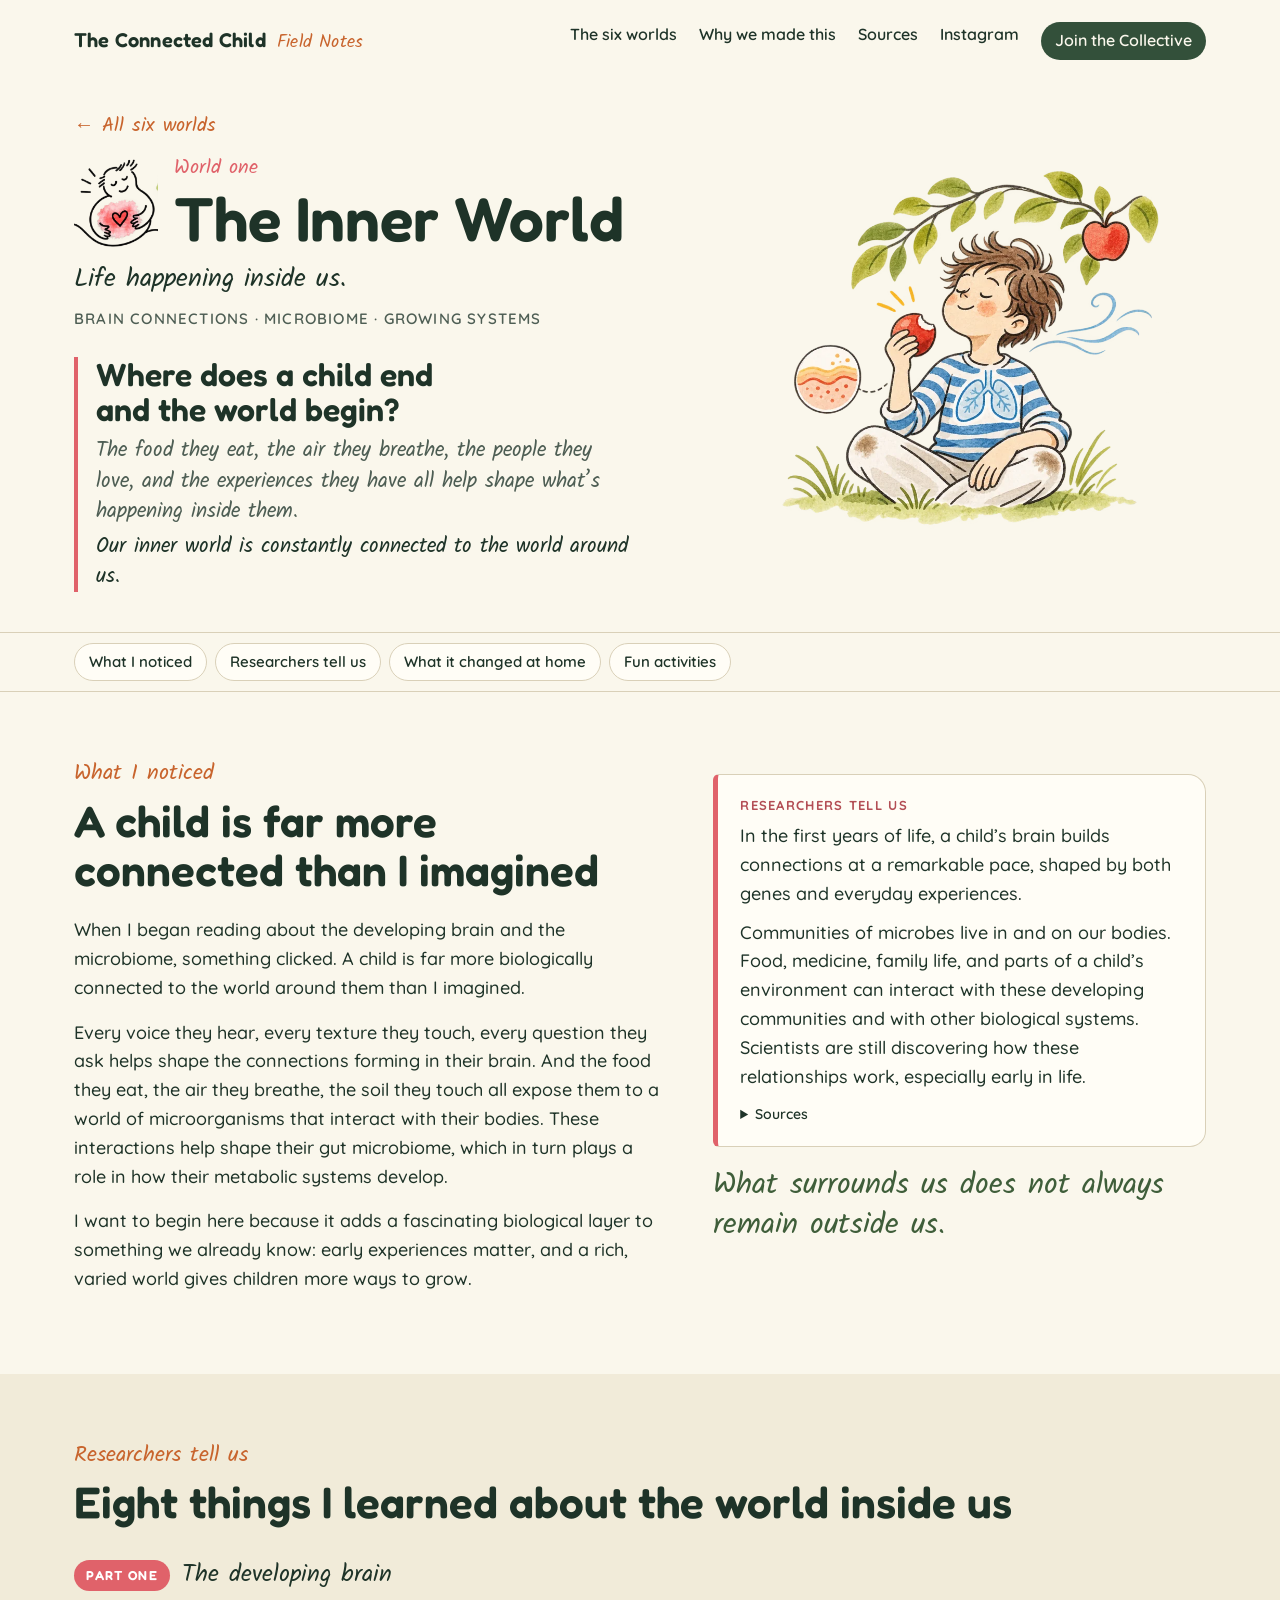
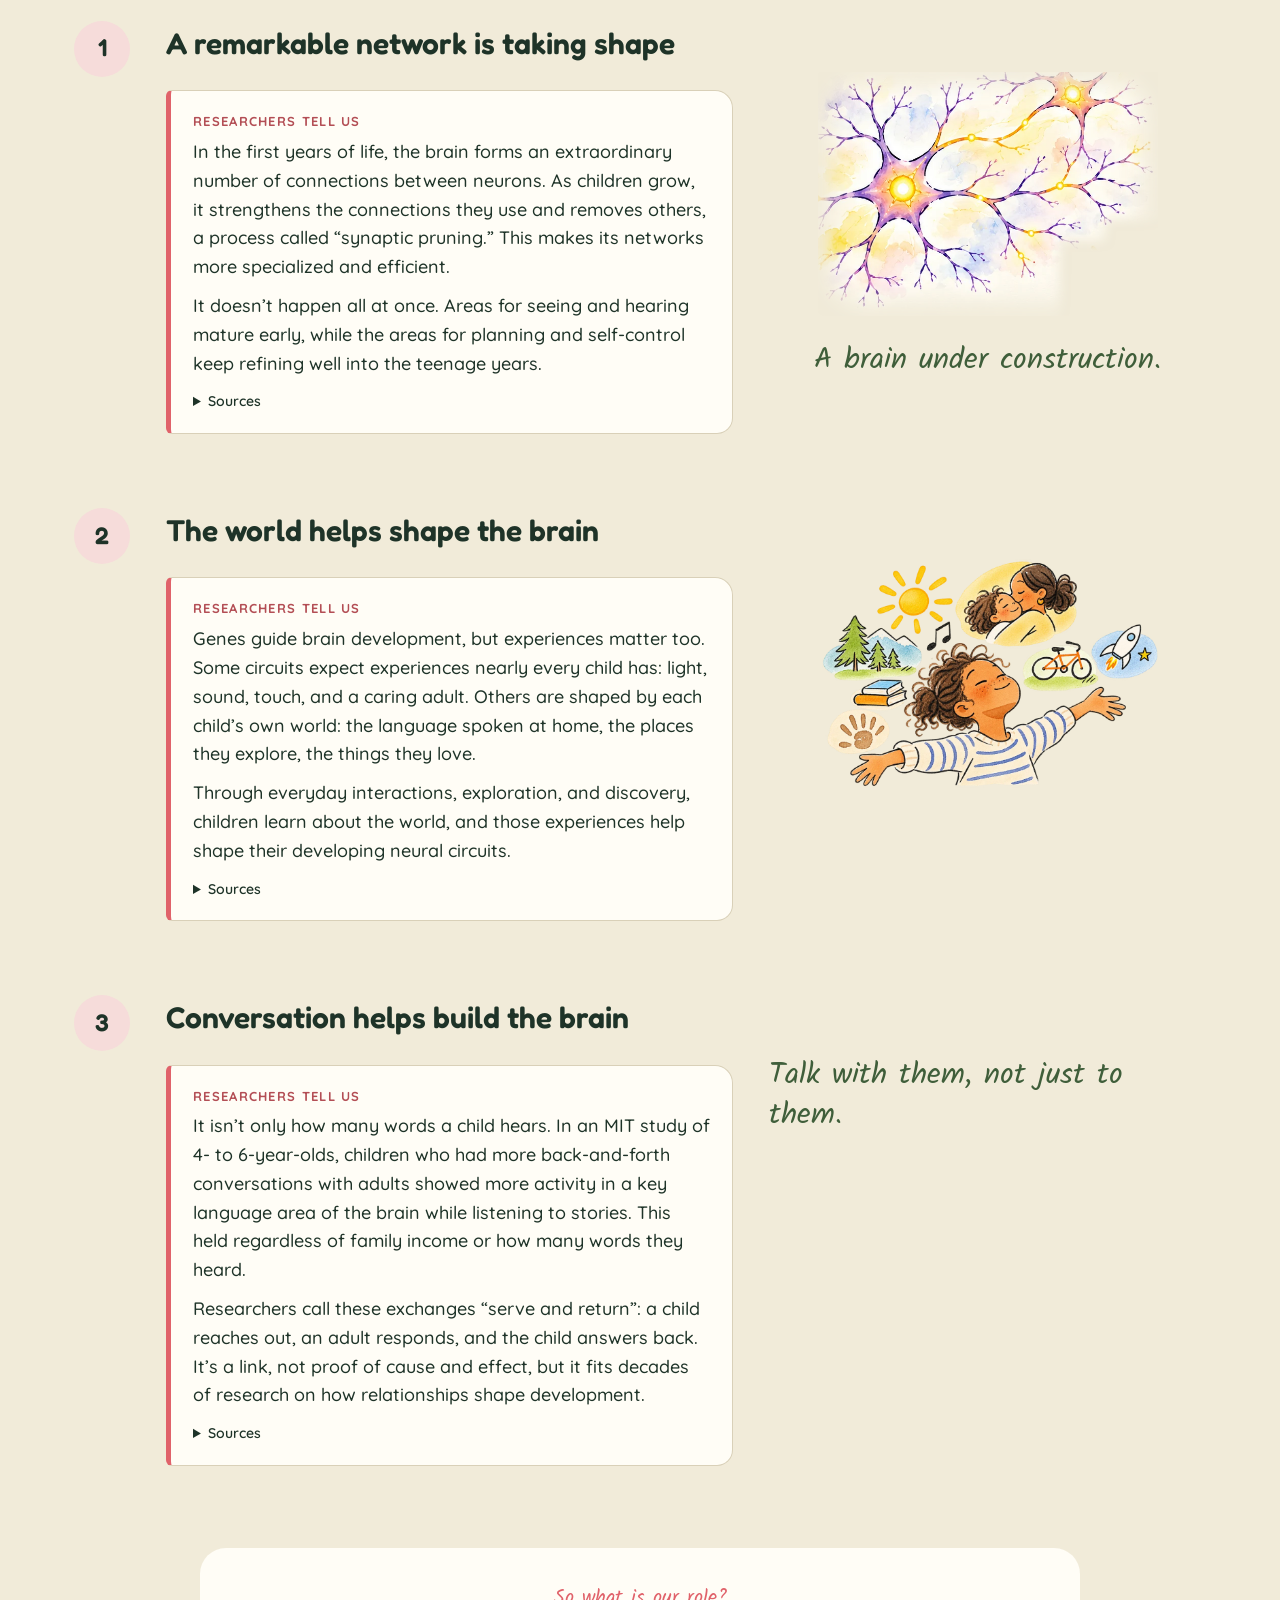
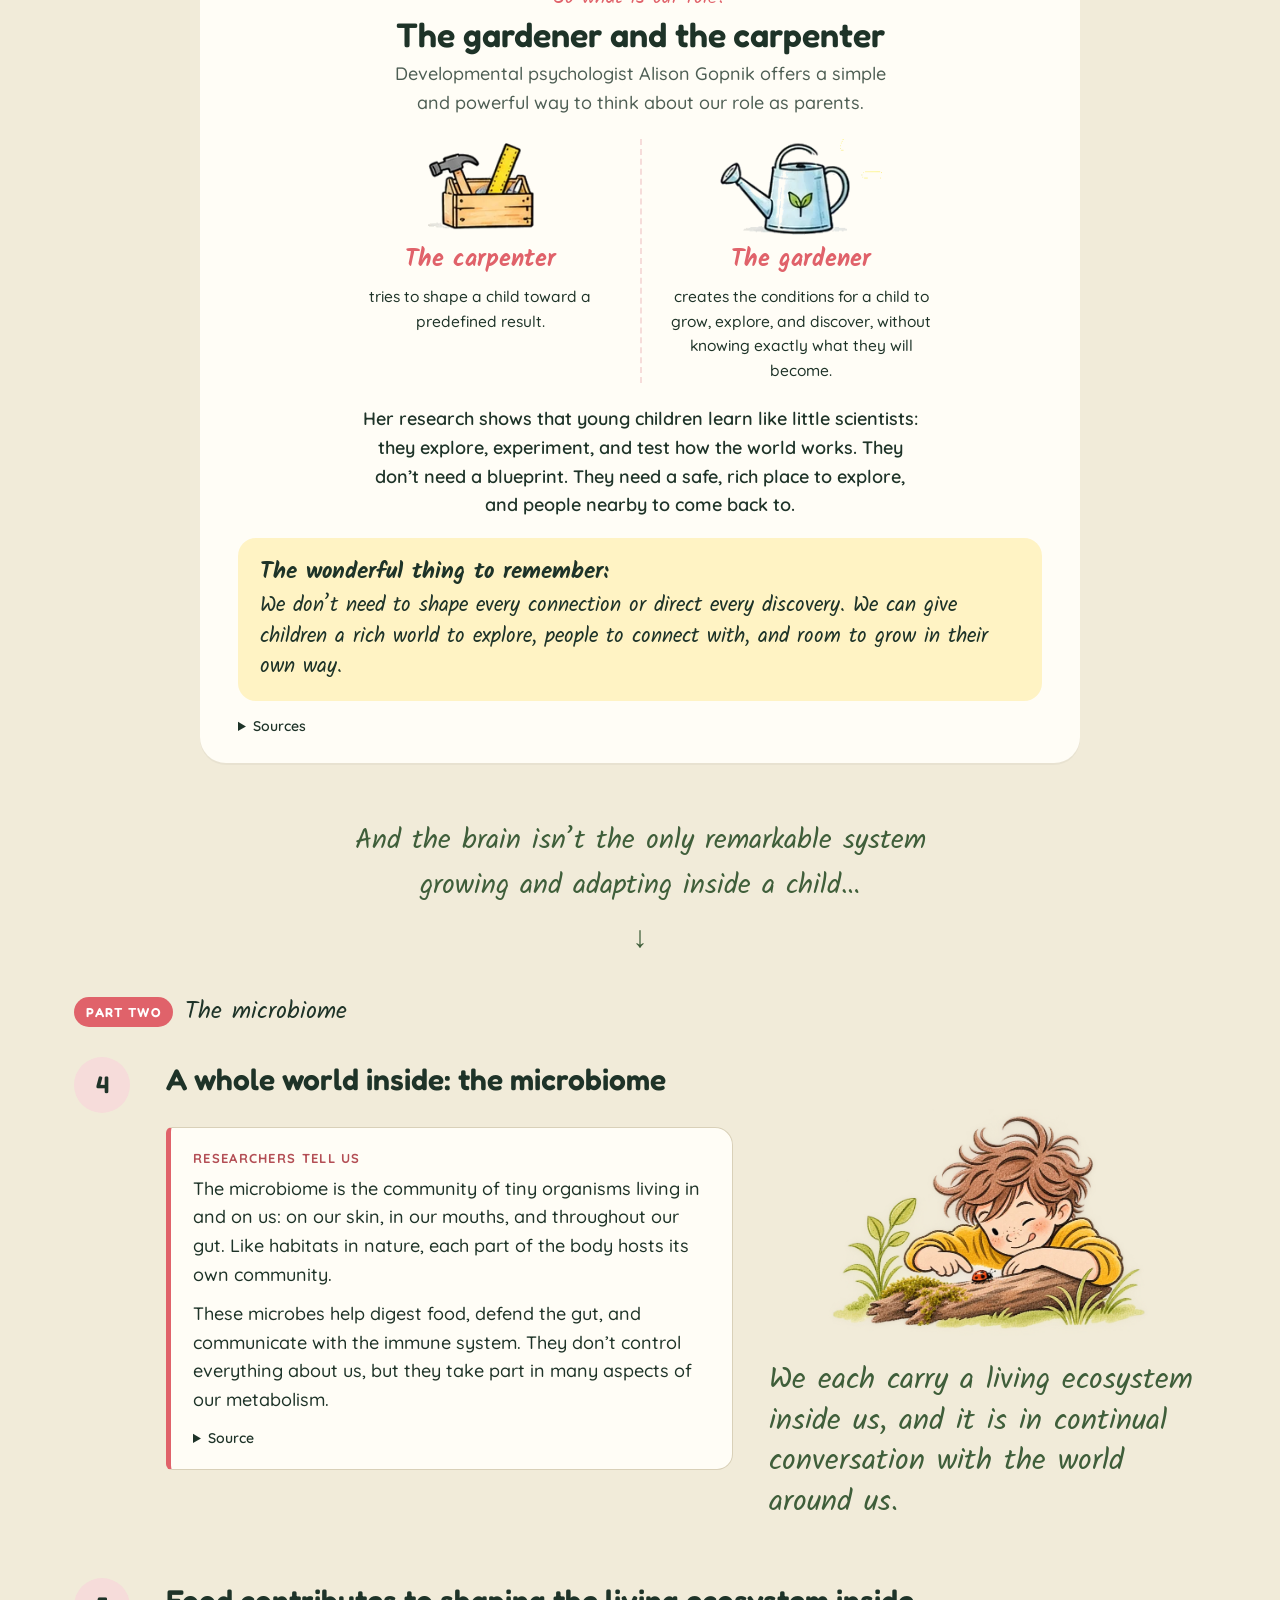
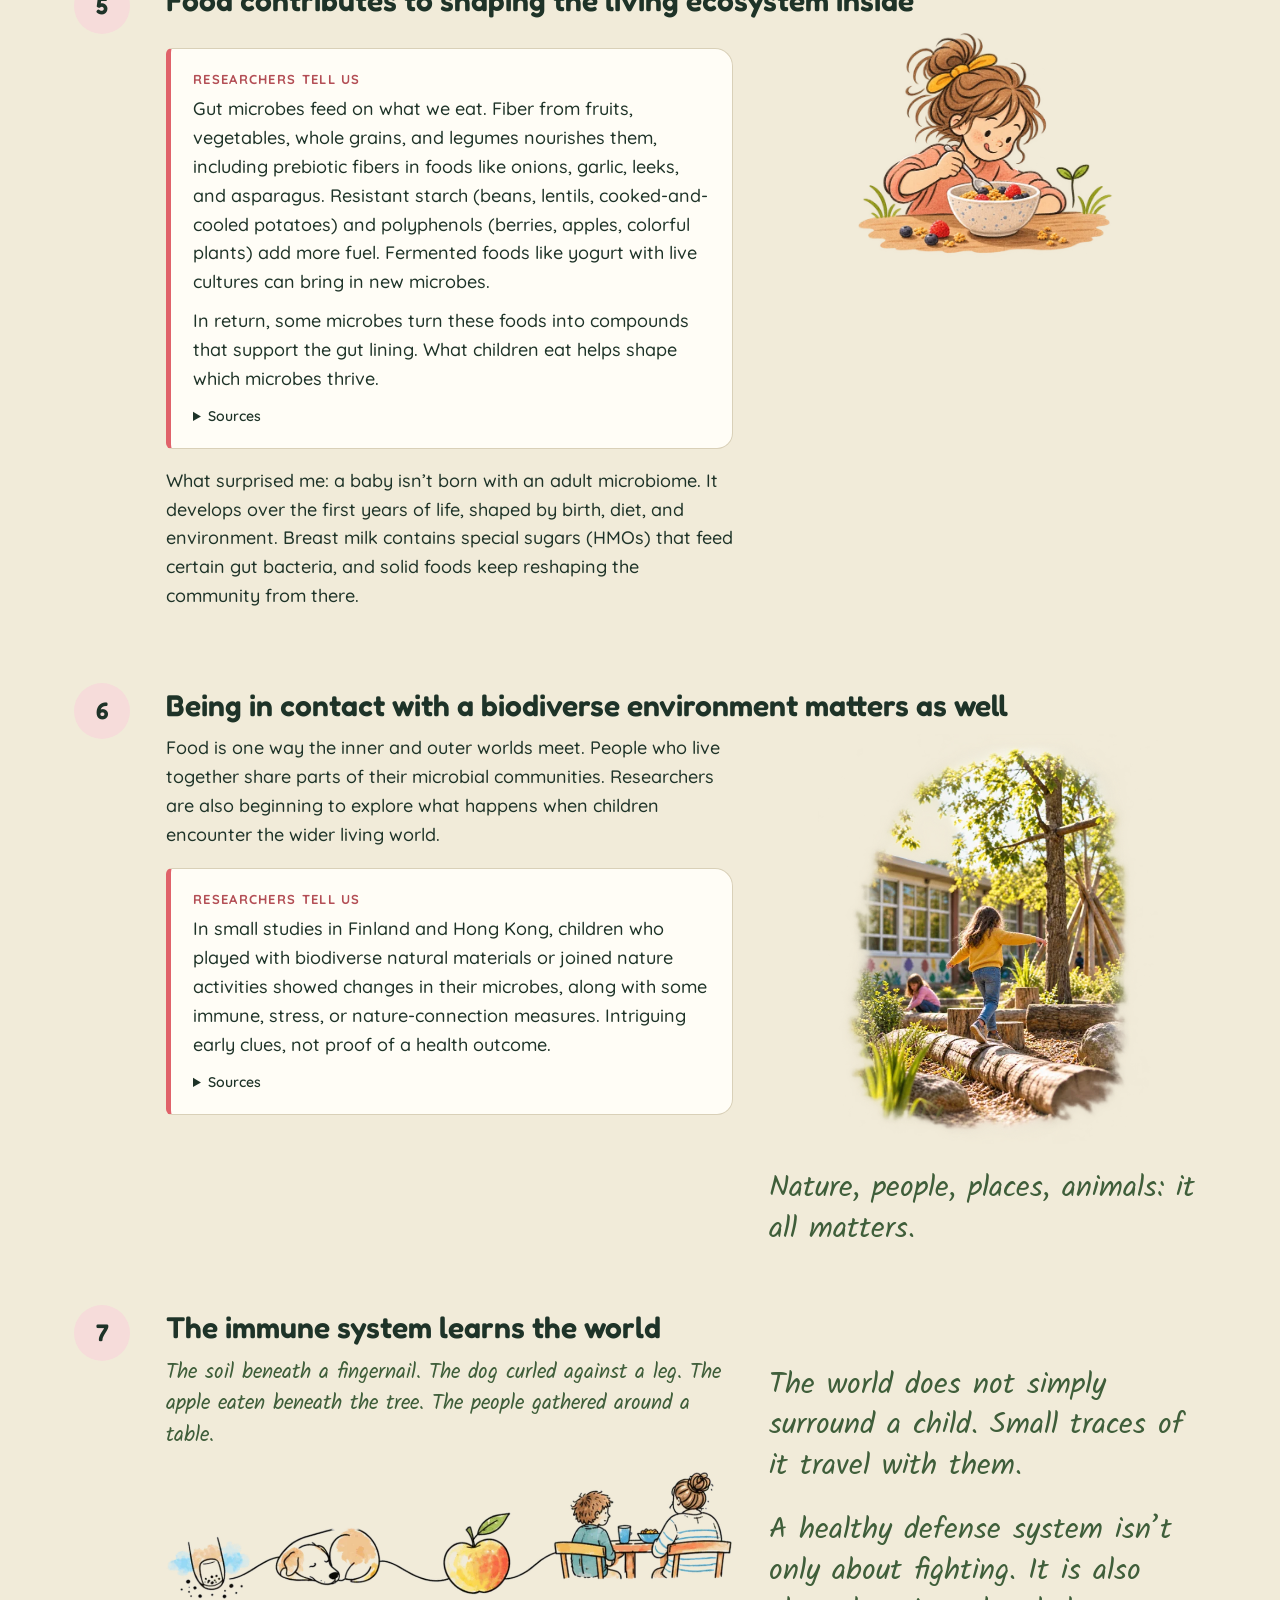
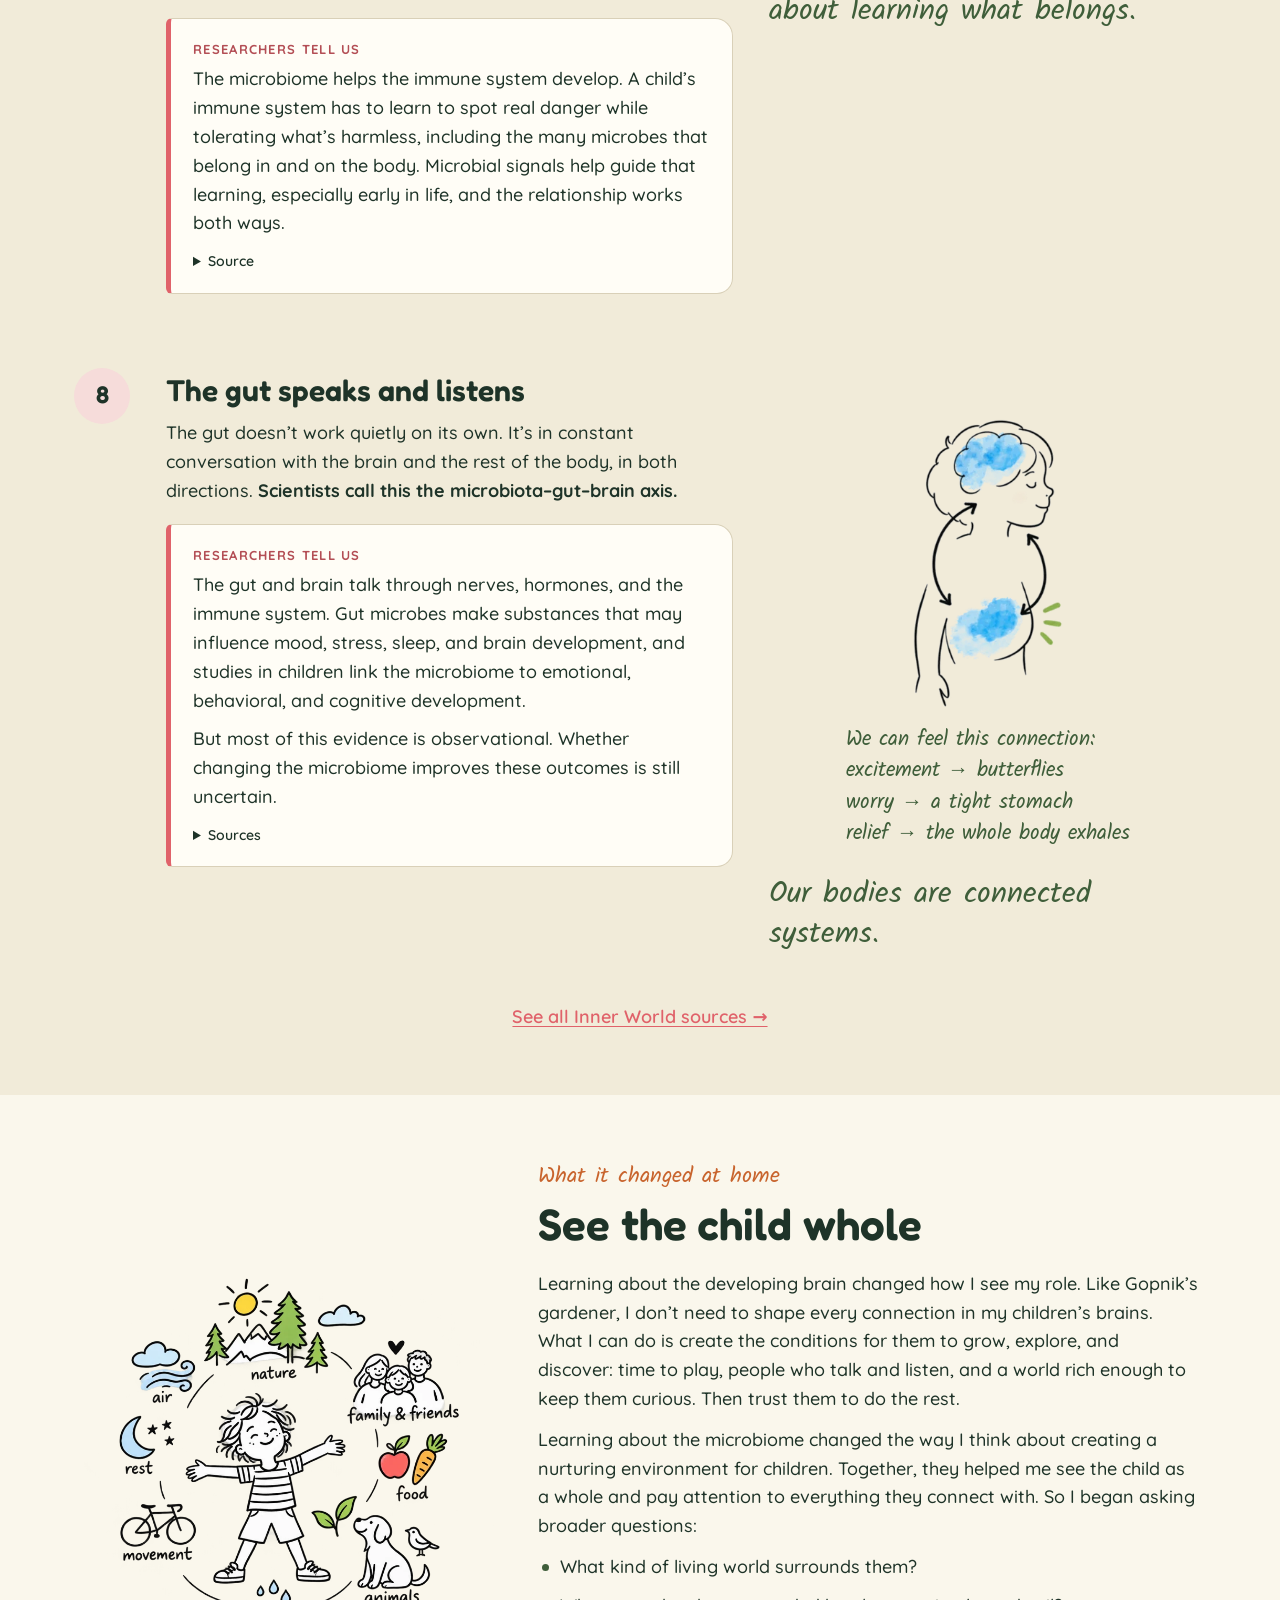
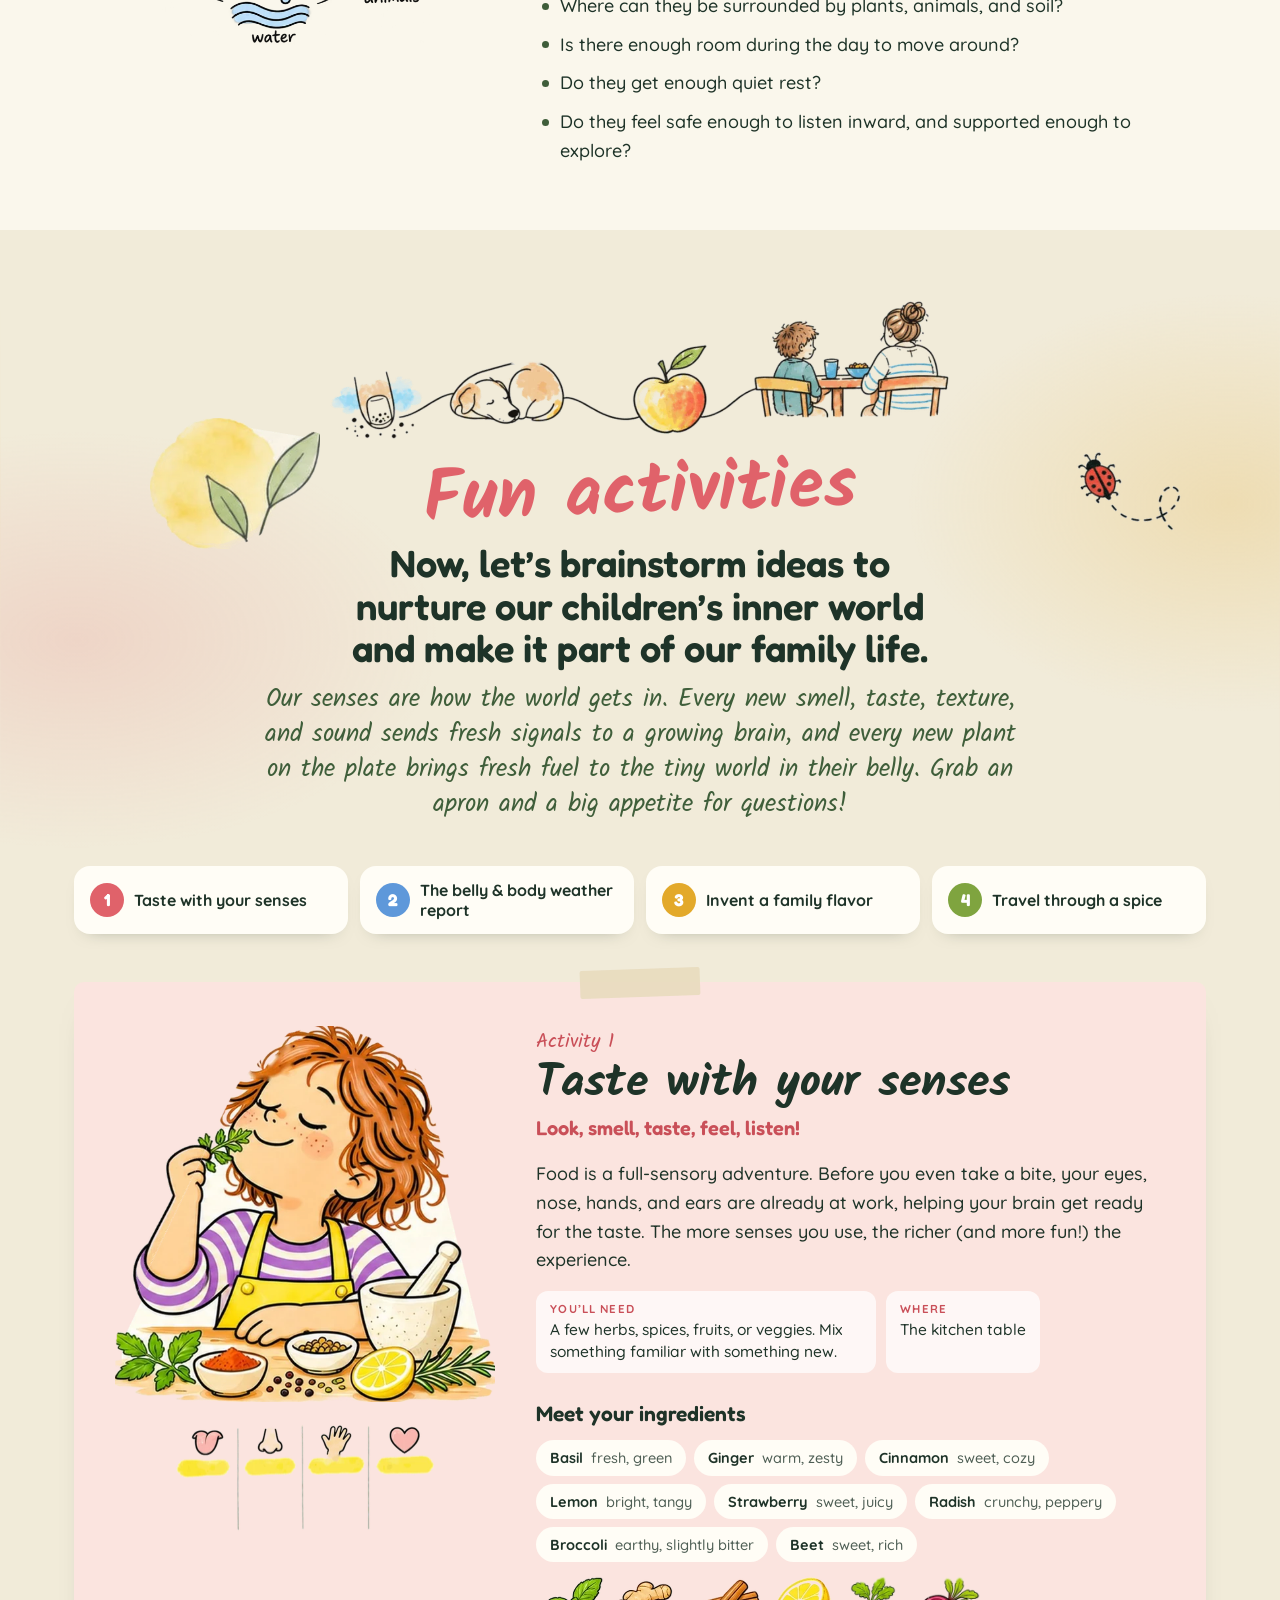
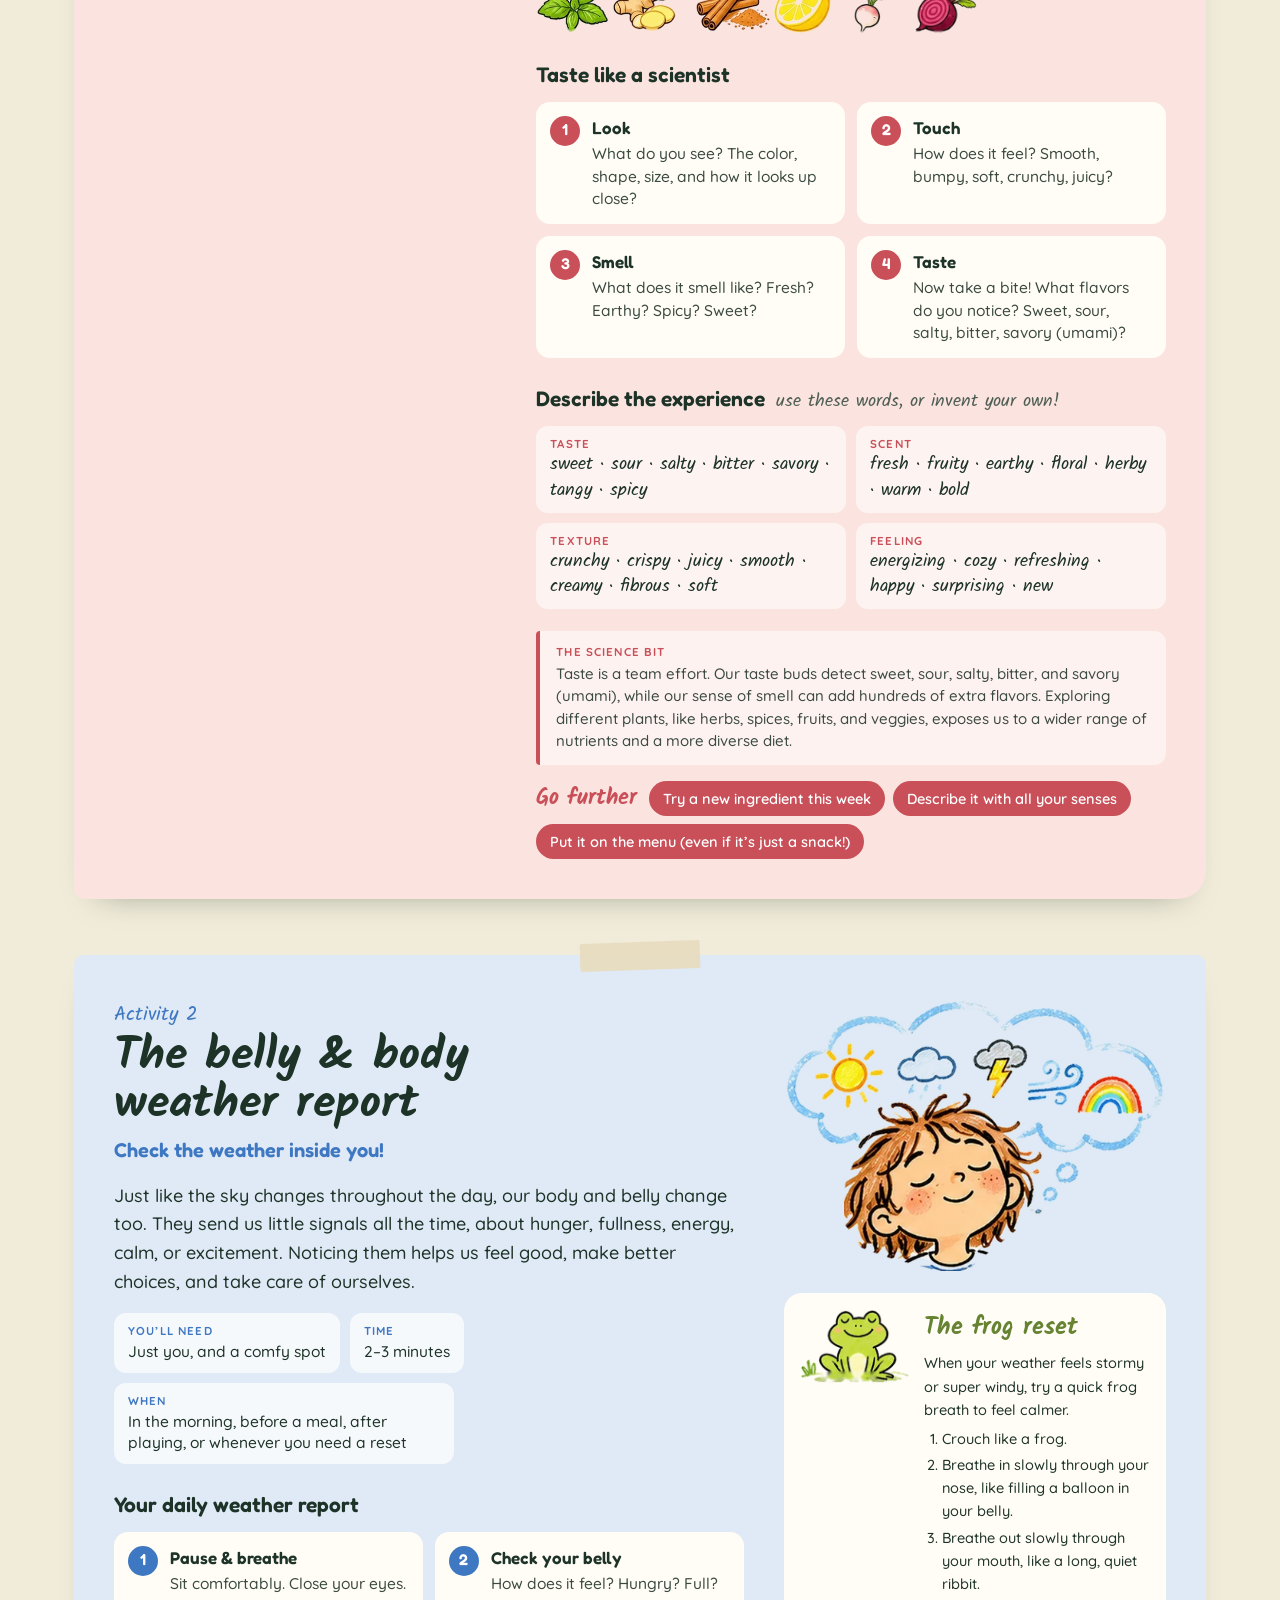
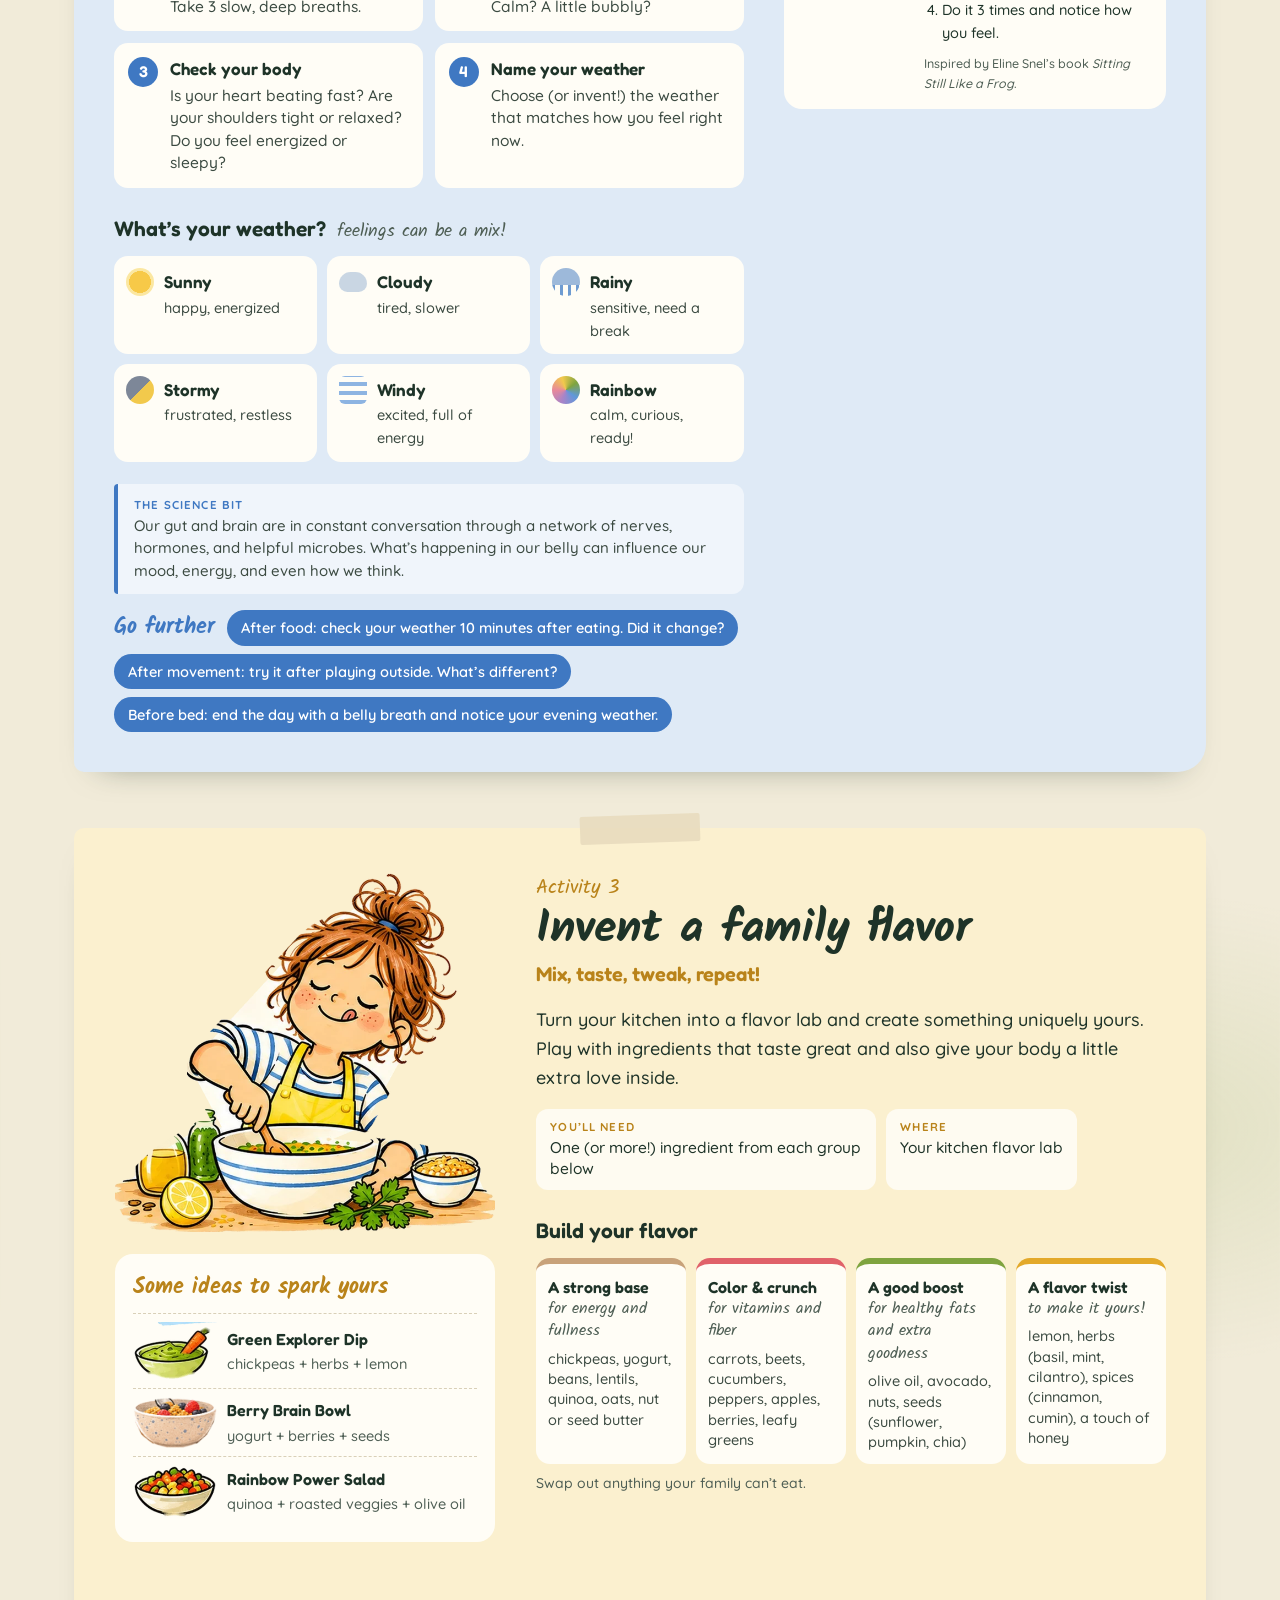
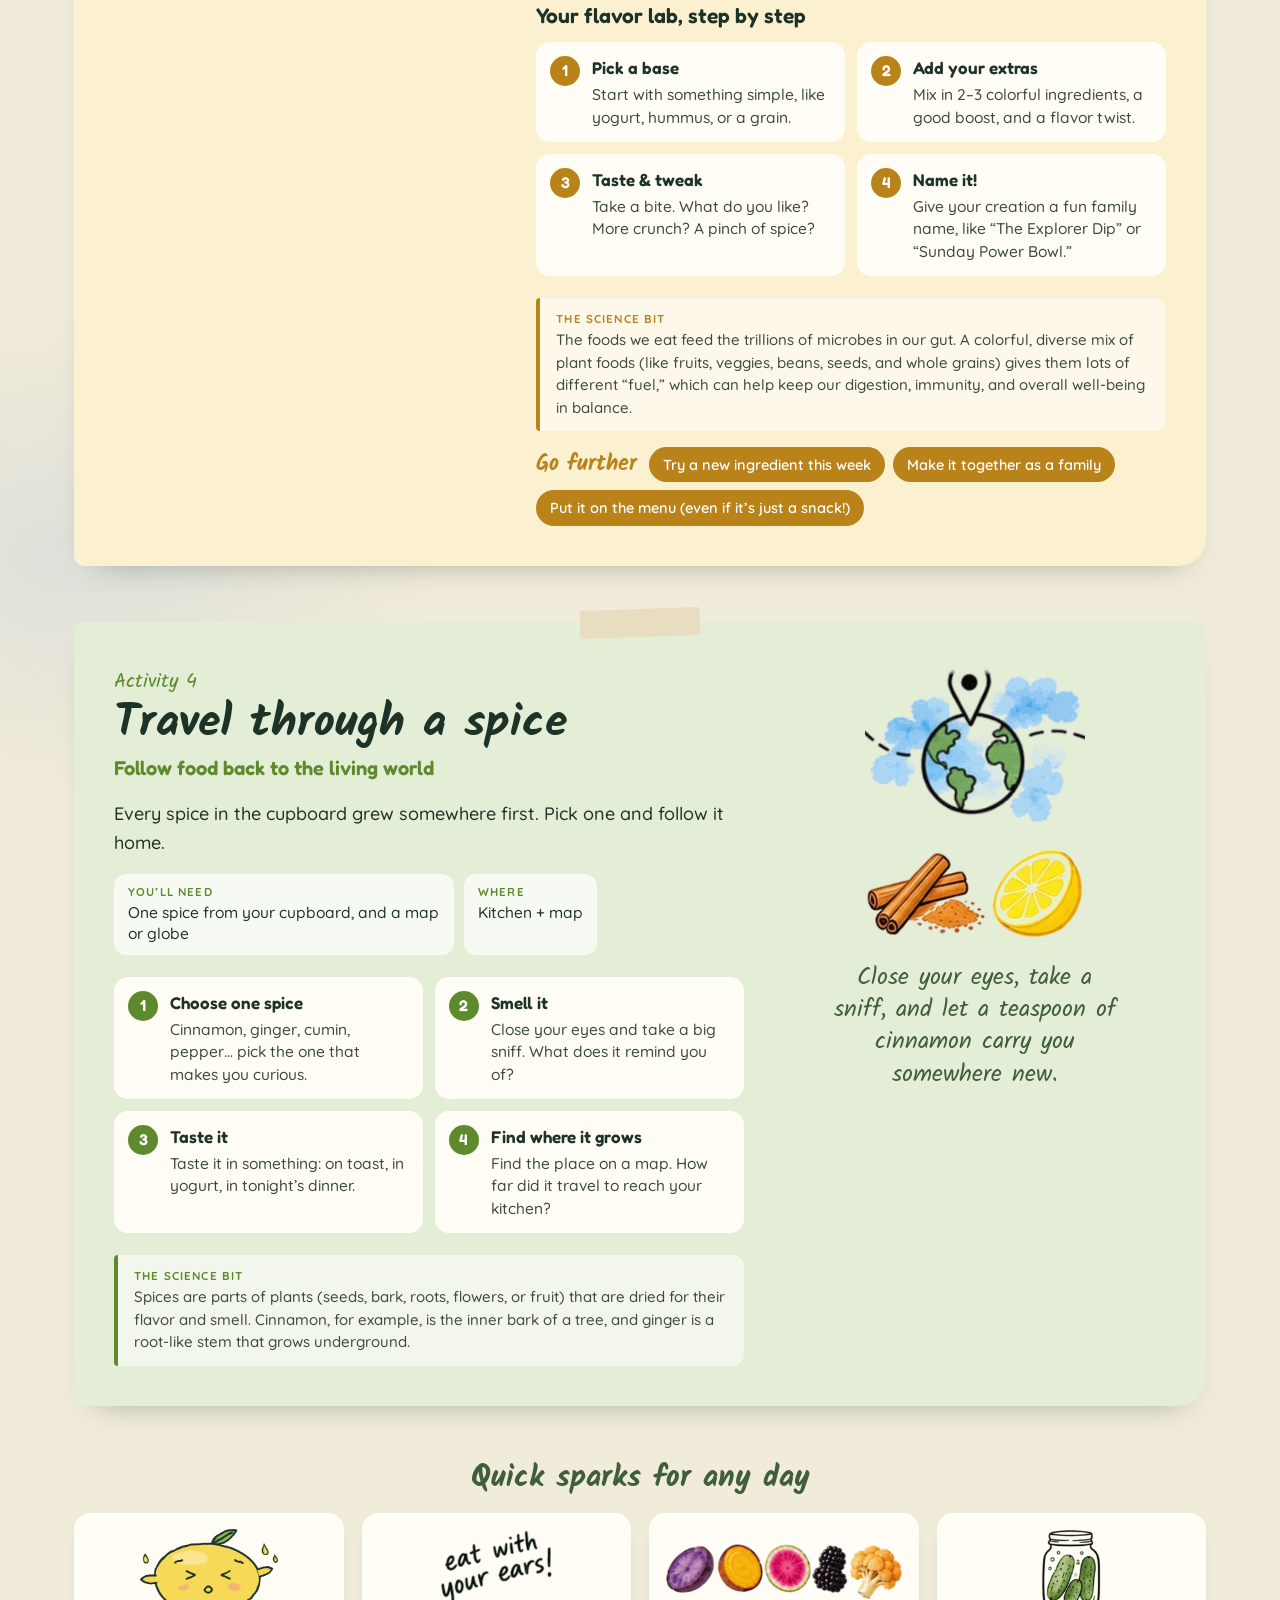
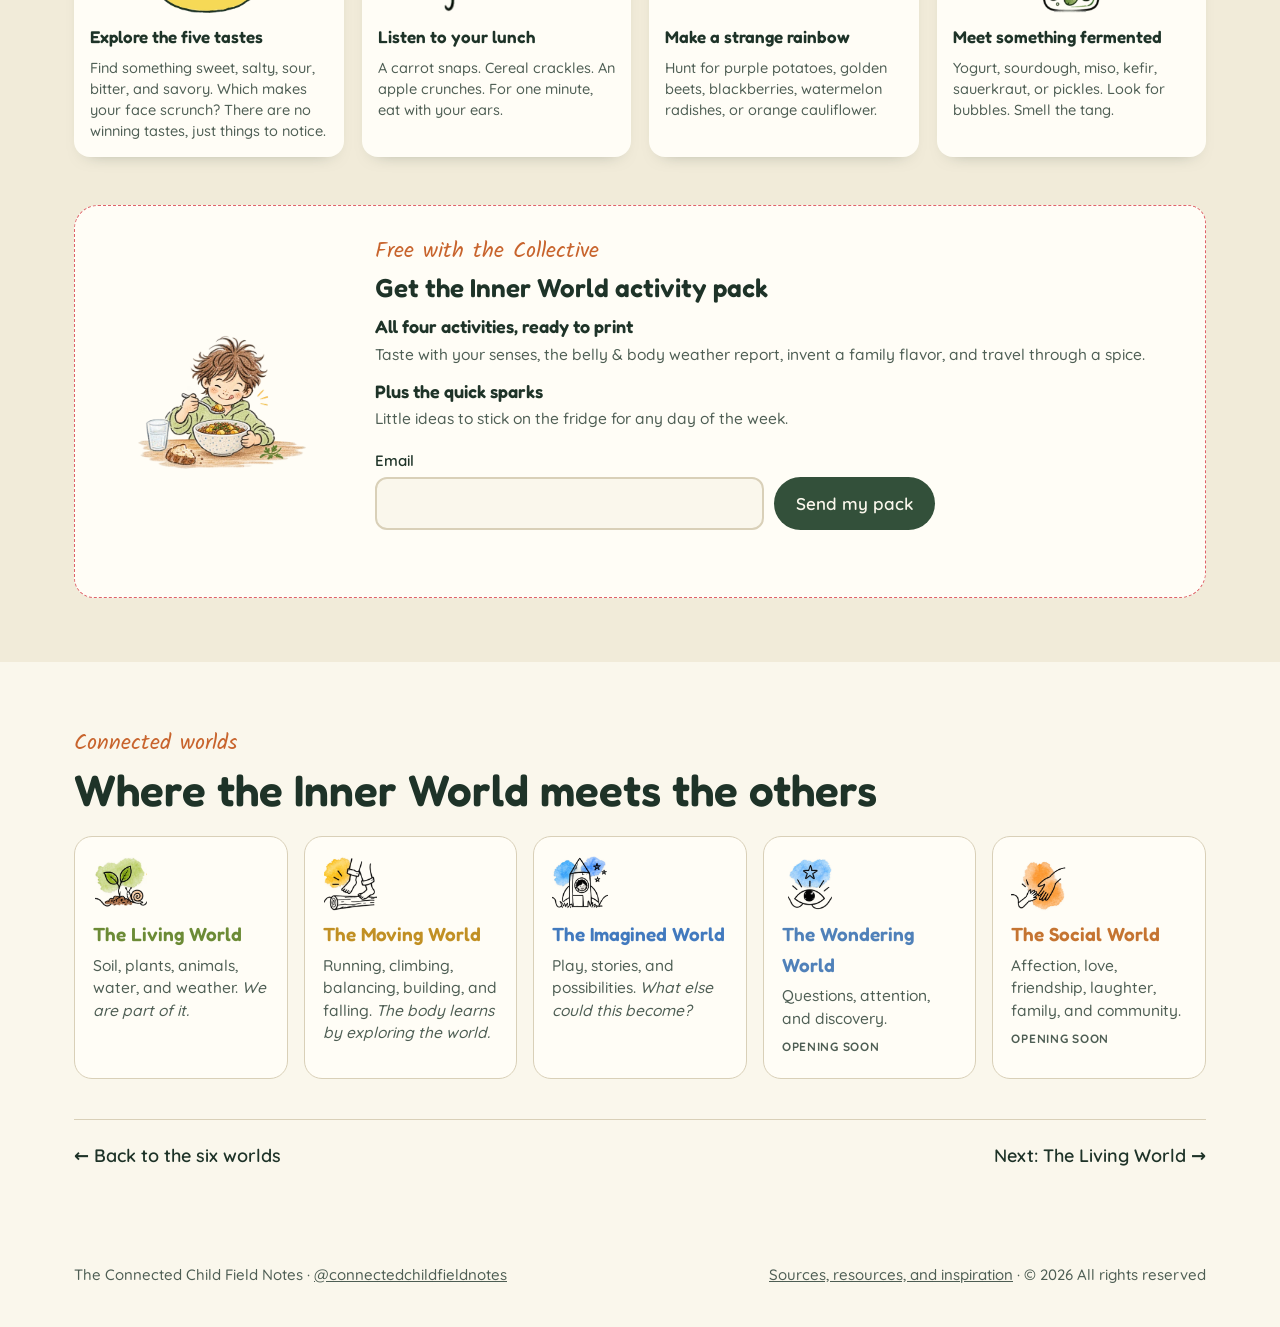
<file: inner-world.html>
<!DOCTYPE html>
<html lang="en">
<head>
<meta charset="utf-8">
<meta name="viewport" content="width=device-width, initial-scale=1">
<title>The Inner World · The Connected Child Field Notes</title>
<meta name="description" content="World one of The Connected Child Field Notes: what researchers tell us about the developing brain, the microbiome, food, and growing systems, what it changed at home, and ideas to try together.">
<!--seo-->
<link rel="canonical" href="https://theconnectedchildfieldnotes.com/inner-world.html">
<meta property="og:type" content="website">
<meta property="og:site_name" content="The Connected Child Field Notes">
<meta property="og:title" content="The Inner World · The Connected Child Field Notes">
<meta property="og:description" content="World one of The Connected Child Field Notes: what researchers tell us about the developing brain, the microbiome, food, and growing systems, what it changed at home, and ideas to try together.">
<meta property="og:url" content="https://theconnectedchildfieldnotes.com/inner-world.html">
<meta property="og:image" content="https://theconnectedchildfieldnotes.com/img/inner-hero.webp">
<meta name="twitter:card" content="summary_large_image">
<!--/seo-->
<link rel="preconnect" href="https://fonts.googleapis.com">
<link rel="preconnect" href="https://fonts.gstatic.com" crossorigin>
<link href="https://fonts.googleapis.com/css2?family=Fredoka:wght@500;600&family=Kalam:wght@400;700&family=Quicksand:wght@400;500;600;700&display=swap" rel="stylesheet">
<link rel="stylesheet" href="css/site.css">
<link rel="stylesheet" href="css/world.css">
<style>:root{--w:var(--inner);--w-soft:#F6DCDA}
.w-question p+p{margin-top:4px;color:var(--ink)}
.part-label{font-family:var(--hand);font-size:24px;color:var(--ink);margin:30px 0 26px;display:flex;align-items:center;gap:12px}
.part-label span{font-family:var(--display);font-weight:600;font-size:13px;letter-spacing:.12em;text-transform:uppercase;background:var(--w);color:#fff;border-radius:999px;padding:5px 12px}
.gardener{margin:64px auto 0;max-width:880px;background:#fffdf6;border-radius:26px;padding:34px 38px 26px;box-shadow:0 2px 0 rgba(0,0,0,.04);text-align:center}
.gardener h3{font-size:clamp(26px,3vw,34px);margin:0 0 6px}
.g-intro{margin:0 auto 22px;max-width:520px;color:var(--ink-soft)}
.g-pair{display:grid;grid-template-columns:1fr 1fr;gap:0;max-width:640px;margin:0 auto}
.g-pair>div{padding:0 22px}
.g-pair>div+div{border-left:2px dashed var(--w-soft)}
.g-pair img{height:96px;width:auto;margin:0 auto 6px;display:block}
.g-pair h4{font-family:var(--hand);font-size:24px;margin:0 0 4px;color:var(--w)}
.g-pair p{margin:0;font-size:15.5px}
.g-note{margin:22px auto 18px;max-width:560px;font-weight:600}
.g-remember{background:#FFF3C4;border-radius:18px;padding:18px 22px;font-family:var(--hand);font-size:21px;line-height:1.45;text-align:left}
.g-remember span{display:block;font-weight:700;font-size:23px;margin-bottom:2px}
.gardener .src{text-align:left;margin-top:14px}
.handoff{font-family:var(--hand);font-size:clamp(22px,2.4vw,28px);color:var(--forest);text-align:center;margin:56px auto 0;max-width:640px}
.g-kicker{font-family:var(--hand);font-size:20px;color:var(--w);margin-bottom:2px}
.spice-art .travel{width:190px}
.idea img{width:84px;height:auto}
.all-src{text-align:center;margin:48px 0 0;font-weight:600}
.all-src a{color:var(--w);text-decoration:underline;text-underline-offset:3px}
.whole.first{margin-top:0;padding-top:0;border-top:0}
.whole.first .w-label{margin-bottom:4px}
.handoff::after{content:"↓";display:block;font-size:30px;margin-top:6px}
@media (max-width:760px){.g-pair{grid-template-columns:1fr;gap:18px}.g-pair>div+div{border-left:0;border-top:2px dashed var(--w-soft);padding-top:18px}.gardener{padding:26px 20px 20px}}
</style>
</head>
<body>

<header class="wrap top">
  <a class="mark" href="index.html">The Connected Child <span>Field Notes</span></a>
  <nav aria-label="Main">
    <a href="index.html#worlds">The six worlds</a>
    <a href="index.html#why">Why we made this</a>
    <a href="sources.html">Sources</a>
    <a href="https://www.instagram.com/connectedchildfieldnotes/" target="_blank" rel="noopener">Instagram</a>
    <a class="pill" href="index.html#signup">Join the Collective</a>
  </nav>
</header>

<main>
  <section class="wrap w-hero">
    <div>
      <a class="w-crumb" href="index.html#worlds">← All six worlds</a>
      <div class="w-title">
        <img src="img/inner.webp" width="297" height="349" alt="">
        <div>
          <div class="num hand" style="color:var(--w);font-size:20px">World one</div>
          <h1>The Inner World</h1>
        </div>
      </div>
      <p class="w-tag">Life happening inside us.</p>
      <p class="w-topics">brain connections · microbiome · growing systems</p>
      <div class="w-question">
        <h2>Where does a child end and the world begin?</h2>
        <p>The food they eat, the air they breathe, the people they love, and the experiences they have all help shape what’s happening inside them.</p>
        <p>Our inner world is constantly connected to the world around us.</p>
      </div>
    </div>
    <img class="w-hero-img" src="img/inner-hero.webp" width="1000" height="695" alt="Illustration of a child sitting in the grass eating an apple beneath an apple tree, with small drawings showing their lungs, the air around them, and their skin.">
  </section>

  <nav class="w-nav" aria-label="On this page">
    <div class="wrap">
      <a href="#noticed">What I noticed</a>
      <a href="#research">Researchers tell us</a>
      <a href="#home">What it changed at home</a>
      <a href="#explore">Fun activities</a>
    </div>
  </nav>

  <section class="w-sec" id="noticed">
    <div class="wrap two">
      <div class="prose">
        <div class="w-label">What I noticed</div>
        <h2 class="big">A child is far more connected than I imagined</h2>
        <p>When I began reading about the developing brain and the microbiome, something clicked. A child is far more biologically connected to the world around them than I imagined.</p>
        <p>Every voice they hear, every texture they touch, every question they ask helps shape the connections forming in their brain. And the food they eat, the air they breathe, the soil they touch all expose them to a world of microorganisms that interact with their bodies. These interactions help shape their gut microbiome, which in turn plays a role in how their metabolic systems develop.</p>
        <p>I want to begin here because it adds a fascinating biological layer to something we already know: early experiences matter, and a rich, varied world gives children more ways to grow.</p>
      </div>
      <div>
        <div class="research">
          <div class="k">Researchers tell us</div>
          <p>In the first years of life, a child’s brain builds connections at a remarkable pace, shaped by both genes and everyday experiences.</p>
          <p>Communities of microbes live in and on our bodies. Food, medicine, family life, and parts of a child’s environment can interact with these developing communities and with other biological systems. Scientists are still discovering how these relationships work, especially early in life.</p>
          <details class="src"><summary>Sources</summary><ul>
            <li>Stiles, J. &amp; Jernigan, T. L. (2010). The basics of brain development. <em>Neuropsychology Review</em>, 20, 327–348.</li>
            <li>Tamburini, S., Shen, N., Wu, H. C. &amp; Clemente, J. C. (2016). The microbiome in early life: implications for health outcomes. <em>Nature Medicine</em>, 22, 713–722.</li>
          </ul></details>
        </div>
        <p class="pull">What surrounds us does not always remain outside us.</p>
      </div>
    </div>
  </section>

  <section class="w-sec tint" id="research">
    <div class="wrap">
      <div class="w-label">Researchers tell us</div>
      <h2 class="big">Eight things I learned about the world inside us</h2>

      <div class="part-label"><span>Part one</span> The developing brain</div>
      <div class="findings">
        <article class="finding">
          <div class="n">1</div>
          <div>
            <h3>A remarkable network is taking shape</h3>
            <div class="finding-body">
              <div class="research">
                <div class="k">Researchers tell us</div>
                <p>In the first years of life, the brain forms an extraordinary number of connections between neurons. As children grow, it strengthens the connections they use and removes others, a process called “synaptic pruning.” This makes its networks more specialized and efficient.</p>
                <p>It doesn’t happen all at once. Areas for seeing and hearing mature early, while the areas for planning and self-control keep refining well into the teenage years.</p>
                <details class="src"><summary>Sources</summary><ul>
                  <li>Huttenlocher, P. R. &amp; Dabholkar, A. S. (1997). Regional differences in synaptogenesis in human cerebral cortex. <em>Journal of Comparative Neurology</em>, 387, 167–178.</li>
                  <li>Stiles, J. &amp; Jernigan, T. L. (2010). The basics of brain development. <em>Neuropsychology Review</em>, 20, 327–348.</li>
                </ul></details>
              </div>
              <div class="side">
                <img src="img/inner-neuron.webp" width="667" height="478" alt="Watercolor of two glowing neurons with branching connections reaching toward each other.">
                <p class="pull">A brain under construction.</p>
              </div>
            </div>
          </div>
        </article>

        <article class="finding">
          <div class="n">2</div>
          <div>
            <h3>The world helps shape the brain</h3>
            <div class="finding-body">
              <div class="research">
                <div class="k">Researchers tell us</div>
                <p>Genes guide brain development, but experiences matter too. Some circuits expect experiences nearly every child has: light, sound, touch, and a caring adult. Others are shaped by each child’s own world: the language spoken at home, the places they explore, the things they love.</p>
                <p>Through everyday interactions, exploration, and discovery, children learn about the world, and those experiences help shape their developing neural circuits.</p>
                <details class="src"><summary>Sources</summary><ul>
                  <li>Stiles, J. &amp; Jernigan, T. L. (2010). The basics of brain development. <em>Neuropsychology Review</em>, 20, 327–348.</li>
                  <li>Greenough, W. T., Black, J. E. &amp; Wallace, C. S. (1987). Experience and brain development. <em>Child Development</em>, 58, 539–559.</li>
                </ul></details>
              </div>
              <div class="side">
                <img src="img/inner-worldshapes.webp" width="1000" height="672" alt="Watercolor of a joyful child with arms wide open, surrounded by the things that shape her: sunshine, trees and mountains, music, books, a handprint, a bike, a rocket, and a hug from her mother.">
              </div>
            </div>
          </div>
        </article>

        <article class="finding">
          <div class="n">3</div>
          <div>
            <h3>Conversation helps build the brain</h3>
            <div class="finding-body">
              <div class="research">
                <div class="k">Researchers tell us</div>
                <p>It isn’t only how many words a child hears. In an MIT study of 4- to 6-year-olds, children who had more back-and-forth conversations with adults showed more activity in a key language area of the brain while listening to stories. This held regardless of family income or how many words they heard.</p>
                <p>Researchers call these exchanges “serve and return”: a child reaches out, an adult responds, and the child answers back. It’s a link, not proof of cause and effect, but it fits decades of research on how relationships shape development.</p>
                <details class="src"><summary>Sources</summary><ul>
                  <li>Romeo, R. R. et al. (2018). Beyond the 30-million-word gap: Children’s conversational exposure is associated with language-related brain function. <em>Psychological Science</em>, 29, 700–710.</li>
                  <li>National Scientific Council on the Developing Child (2004). <em>Young children develop in an environment of relationships</em> (Working Paper No. 1). Harvard University.</li>
                </ul></details>
              </div>
              <div class="side">
                <p class="pull">Talk with them, not just to them.</p>
              </div>
            </div>
          </div>
        </article>
      </div>

      <aside class="gardener">
        <div class="g-kicker">So what is our role?</div>
        <h3>The gardener and the carpenter</h3>
        <p class="g-intro">Developmental psychologist Alison Gopnik offers a simple and powerful way to think about our role as parents.</p>
        <div class="g-pair">
          <div><img src="img/inner-carpenter.webp" width="148" height="115" alt="" aria-hidden="true"><h4>The carpenter</h4><p>tries to shape a child toward a predefined result.</p></div>
          <div><img src="img/inner-gardener.webp" width="181" height="107" alt="" aria-hidden="true"><h4>The gardener</h4><p>creates the conditions for a child to grow, explore, and discover, without knowing exactly what they will become.</p></div>
        </div>
        <p class="g-note">Her research shows that young children learn like little scientists: they explore, experiment, and test how the world works. They don’t need a blueprint. They need a safe, rich place to explore, and people nearby to come back to.</p>
        <div class="g-remember"><span>The wonderful thing to remember:</span> We don’t need to shape every connection or direct every discovery. We can give children a rich world to explore, people to connect with, and room to grow in their own way.</div>
        <details class="src"><summary>Sources</summary><ul>
          <li>Gopnik, A. (2016). <em>The Gardener and the Carpenter: What the New Science of Child Development Tells Us About the Relationship Between Parents and Children</em>. Farrar, Straus and Giroux.</li>
          <li>Gopnik, A. (2012). Scientific thinking in young children: Theoretical advances, empirical research, and policy implications. <em>Science</em>, 337, 1623–1627.</li>
        </ul></details>
      </aside>

      <p class="handoff">And the brain isn’t the only remarkable system growing and adapting inside a child…</p>

      <div class="part-label"><span>Part two</span> The microbiome</div>
      <div class="findings">
        <article class="finding">
          <div class="n">4</div>
          <div>
            <h3>A whole world inside: the microbiome</h3>
            <div class="finding-body">
              <div class="research">
                <div class="k">Researchers tell us</div>
                <p>The microbiome is the community of tiny organisms living in and on us: on our skin, in our mouths, and throughout our gut. Like habitats in nature, each part of the body hosts its own community.</p>
                <p>These microbes help digest food, defend the gut, and communicate with the immune system. They don’t control everything about us, but they take part in many aspects of our metabolism.</p>
                <details class="src"><summary>Source</summary><ul>
                  <li>Human Microbiome Project Consortium (2012). Structure, function and diversity of the healthy human microbiome. <em>Nature</em>, 486, 207–214.</li>
                </ul></details>
              </div>
              <div class="side">
                <img src="img/inner-ladybug.webp" width="800" height="535" alt="Illustration of a child lying on a mossy log, watching a ladybug up close.">
                <p class="pull">We each carry a living ecosystem inside us, and it is in continual conversation with the world around us.</p>
              </div>
            </div>
          </div>
        </article>

        <article class="finding">
          <div class="n">5</div>
          <div>
            <h3>Food contributes to shaping the living ecosystem inside</h3>
            <div class="finding-body">
              <div>
                <div class="research">
                  <div class="k">Researchers tell us</div>
                  <p>Gut microbes feed on what we eat. Fiber from fruits, vegetables, whole grains, and legumes nourishes them, including prebiotic fibers in foods like onions, garlic, leeks, and asparagus. Resistant starch (beans, lentils, cooked-and-cooled potatoes) and polyphenols (berries, apples, colorful plants) add more fuel. Fermented foods like yogurt with live cultures can bring in new microbes.</p>
                  <p>In return, some microbes turn these foods into compounds that support the gut lining. What children eat helps shape which microbes thrive.</p>
                  <details class="src"><summary>Sources</summary><ul>
                    <li>Stewart, C. J. et al. (2018). Temporal development of the gut microbiome in early childhood from the TEDDY study. <em>Nature</em>, 562, 583–588.</li>
                    <li>Gibson, G. R. et al. (2017). The ISAPP consensus statement on the definition and scope of prebiotics. <em>Nature Reviews Gastroenterology &amp; Hepatology</em>, 14, 491–502.</li>
                    <li>Marco, M. L. et al. (2021). The ISAPP consensus statement on fermented foods. <em>Nature Reviews Gastroenterology &amp; Hepatology</em>, 18, 196–208.</li>
                  </ul></details>
                </div>
                <div class="prose">
                  <p>What surprised me: a baby isn’t born with an adult microbiome. It develops over the first years of life, shaped by birth, diet, and environment. Breast milk contains special sugars (HMOs) that feed certain gut bacteria, and solid foods keep reshaping the community from there.</p>
                </div>
              </div>
              <div class="side">
                <img src="img/inner-food.webp" width="800" height="537" alt="Illustration of a girl happily eating a bowl of yogurt with berries and granola.">
              </div>
            </div>
          </div>
        </article>

        <article class="finding">
          <div class="n">6</div>
          <div>
            <h3>Being in contact with a biodiverse environment matters as well</h3>
            <div class="finding-body">
              <div>
                <div class="prose"><p>Food is one way the inner and outer worlds meet. People who live together share parts of their microbial communities. Researchers are also beginning to explore what happens when children encounter the wider living world.</p></div>
                <div class="research">
                  <div class="k">Researchers tell us</div>
                  <p>In small studies in Finland and Hong Kong, children who played with biodiverse natural materials or joined nature activities showed changes in their microbes, along with some immune, stress, or nature-connection measures. Intriguing early clues, not proof of a health outcome.</p>
                  <details class="src"><summary>Sources</summary><ul>
                    <li>Roslund, M. I. et al. (2020). Biodiversity intervention enhances immune regulation and health-associated commensal microbiota among daycare children. <em>Science Advances</em>, 6, eaba2578.</li>
                    <li>Sobko, T., Liang, S., Cheng, W. H. G. &amp; Tun, H. M. (2020). Impact of outdoor nature-related activities on gut microbiota, fecal serotonin, and perceived stress in preschool children: the Play&amp;Grow randomized controlled trial. <em>Scientific Reports</em>, 10.</li>
                  </ul></details>
                </div>
              </div>
              <div class="side">
                <img src="img/inner-biodiverse.webp" width="581" height="700" alt="Watercolor of a child running across a green schoolyard with logs, plants, and trees.">
                <p class="pull">Nature, people, places, animals: it all matters.</p>
              </div>
            </div>
          </div>
        </article>

        <article class="finding">
          <div class="n">7</div>
          <div>
            <h3>The immune system learns the world</h3>
            <div class="finding-body">
              <div>
                <p class="feel">The soil beneath a fingernail. The dog curled against a leg. The apple eaten beneath the tree. The people gathered around a table.</p>
                <img class="strip" src="img/inner-traces.webp" width="1100" height="249" alt="Small line drawings connected by a thread: a fingertip with soil, a sleeping dog, an apple, and a family at a table.">
                <div class="research">
                  <div class="k">Researchers tell us</div>
                  <p>The microbiome helps the immune system develop. A child’s immune system has to learn to spot real danger while tolerating what’s harmless, including the many microbes that belong in and on the body. Microbial signals help guide that learning, especially early in life, and the relationship works both ways.</p>
                  <details class="src"><summary>Source</summary><ul>
                    <li>Tamburini, S., Shen, N., Wu, H. C. &amp; Clemente, J. C. (2016). The microbiome in early life: implications for health outcomes. <em>Nature Medicine</em>, 22, 713–722.</li>
                  </ul></details>
                </div>
              </div>
              <div class="side">
                <p class="pull">The world does not simply surround a child. Small traces of it travel with them.</p>
                <p class="pull">A healthy defense system isn’t only about fighting. It is also about learning what belongs.</p>
              </div>
            </div>
          </div>
        </article>

        <article class="finding">
          <div class="n">8</div>
          <div>
            <h3>The gut speaks and listens</h3>
            <div class="finding-body">
              <div>
                <div class="prose"><p>The gut doesn’t work quietly on its own. It’s in constant conversation with the brain and the rest of the body, in both directions. <strong>Scientists call this the microbiota–gut–brain axis.</strong></p></div>
                <div class="research">
                  <div class="k">Researchers tell us</div>
                  <p>The gut and brain talk through nerves, hormones, and the immune system. Gut microbes make substances that may influence mood, stress, sleep, and brain development, and studies in children link the microbiome to emotional, behavioral, and cognitive development.</p>
                  <p>But most of this evidence is observational. Whether changing the microbiome improves these outcomes is still uncertain.</p>
                  <details class="src"><summary>Sources</summary><ul>
                    <li>Cryan, J. F. et al. (2019). The microbiota–gut–brain axis. <em>Physiological Reviews</em>, 99, 1877–2013.</li>
                    <li>Carlson, A. L. et al. (2018). Infant gut microbiome associated with cognitive development. <em>Biological Psychiatry</em>, 83, 148–159.</li>
                    <li>McMath, A. L. et al. (2023). A systematic review on the impact of gastrointestinal microbiota composition and function on cognition in healthy infants and children. <em>Frontiers in Neuroscience</em>, 17, 1171970.</li>
                    <li>Tamburini, S., Shen, N., Wu, H. C. &amp; Clemente, J. C. (2016). The microbiome in early life: implications for health outcomes. <em>Nature Medicine</em>, 22, 713–722.</li>
                  </ul></details>
                </div>
              </div>
              <div class="side">
                <img src="img/inner-gutbrain.webp" width="208" height="400" alt="Line drawing of a child's silhouette with arrows connecting the brain and the belly." style="width:150px">
                <p class="feel">We can feel this connection:<br>excitement → butterflies<br>worry → a tight stomach<br>relief → the whole body exhales</p>
                <p class="pull">Our bodies are connected systems.</p>
              </div>
            </div>
          </div>
        </article>
      </div>
      <p class="all-src"><a href="sources.html#inner">See all Inner World sources →</a></p>
    </div>
  </section>

  <section class="w-sec" id="home">
    <div class="wrap whole first">
      <img src="img/inner-wholechild.webp" width="800" height="713" alt="Line drawing of a smiling child with arms wide open, circled by the things they connect with: nature, air, rest, movement, water, animals, food, and family and friends.">
      <div>
        <div class="w-label">What it changed at home</div>
        <h2 class="big">See the child whole</h2>
        <p>Learning about the developing brain changed how I see my role. Like Gopnik’s gardener, I don’t need to shape every connection in my children’s brains. What I can do is create the conditions for them to grow, explore, and discover: time to play, people who talk and listen, and a world rich enough to keep them curious. Then trust them to do the rest.</p>
        <p>Learning about the microbiome changed the way I think about creating a nurturing environment for children. Together, they helped me see the child as a whole and pay attention to everything they connect with. So I began asking broader questions:</p>
        <ul class="questions">
          <li>What kind of living world surrounds them?</li>
          <li>Where can they be surrounded by plants, animals, and soil?</li>
          <li>Is there enough room during the day to move around?</li>
          <li>Do they get enough quiet rest?</li>
          <li>Do they feel safe enough to listen inward, and supported enough to explore?</li>
        </ul>
      </div>
    </div>
  </section>

  <section class="w-sec explore" id="explore">
    <div class="wrap">
      <div class="ex-head">
        <img class="garland" src="img/inner-traces.webp" width="1100" height="249" alt="" aria-hidden="true">
        <div class="ex-title">
          <img class="ex-blob" src="img/leaf-blob.webp" width="277" height="213" alt="" aria-hidden="true">
          <div class="ex-kicker">Fun activities</div>
          <h2>Now, let’s brainstorm ideas to nurture our children’s inner world and make it part of our family life.</h2>
          <p class="ex-sub">Our senses are how the world gets in. Every new smell, taste, texture, and sound sends fresh signals to a growing brain, and every new plant on the plate brings fresh fuel to the tiny world in their belly. Grab an apron and a big appetite for questions!</p>
        </div>
        <img class="ex-bug" src="img/ladybug.webp" width="199" height="127" alt="" aria-hidden="true">
      </div>

      <nav class="ex-menu" aria-label="Activities on this page">
        <a href="#act-senses" class="m1"><b>1</b>Taste with your senses</a>
        <a href="#act-weather" class="m2"><b>2</b>The belly &amp; body weather report</a>
        <a href="#act-flavor" class="m3"><b>3</b>Invent a family flavor</a>
        <a href="#act-spice" class="m4"><b>4</b>Travel through a spice</a>
      </nav>

      <!-- Activity 1 -->
      <article class="lesson l1" id="act-senses">
        <div class="l-art">
          <img src="img/act-senses.webp" width="576" height="570" alt="Illustration of a girl in a yellow apron smelling a sprig of herbs, with spices, a lemon, and a mortar and pestle on the table.">
          <img class="l-doodle" src="img/senses-row.webp" width="520" height="217" alt="" aria-hidden="true">
        </div>
        <div class="l-body">
          <div class="l-num">Activity 1</div>
          <h3>Taste with your senses</h3>
          <p class="l-tag">Look, smell, taste, feel, listen!</p>
          <p>Food is a full-sensory adventure. Before you even take a bite, your eyes, nose, hands, and ears are already at work, helping your brain get ready for the taste. The more senses you use, the richer (and more fun!) the experience.</p>
          <div class="facts">
            <div><span>You’ll need</span>A few herbs, spices, fruits, or veggies. Mix something familiar with something new.</div>
            <div><span>Where</span>The kitchen table</div>
          </div>
          <h4 class="l-h">Meet your ingredients</h4>
          <ul class="ingr">
            <li><b>Basil</b> fresh, green</li><li><b>Ginger</b> warm, zesty</li><li><b>Cinnamon</b> sweet, cozy</li><li><b>Lemon</b> bright, tangy</li>
            <li><b>Strawberry</b> sweet, juicy</li><li><b>Radish</b> crunchy, peppery</li><li><b>Broccoli</b> earthy, slightly bitter</li><li><b>Beet</b> sweet, rich</li>
          </ul>
          <div class="ingr-art" aria-hidden="true">
            <img src="img/ing-basil-ginger.webp" width="276" height="114" alt="">
            <img src="img/ing-cinnamon-lemon.webp" width="263" height="111" alt="">
            <img src="img/ing-radish.webp" width="114" height="143" alt="">
            <img src="img/ing-beet.webp" width="152" height="135" alt="">
          </div>
          <h4 class="l-h">Taste like a scientist</h4>
          <ol class="steps4">
            <li><b>Look</b>What do you see? The color, shape, size, and how it looks up close?</li>
            <li><b>Touch</b>How does it feel? Smooth, bumpy, soft, crunchy, juicy?</li>
            <li><b>Smell</b>What does it smell like? Fresh? Earthy? Spicy? Sweet?</li>
            <li><b>Taste</b>Now take a bite! What flavors do you notice? Sweet, sour, salty, bitter, savory (umami)?</li>
          </ol>
          <h4 class="l-h">Describe the experience <small>use these words, or invent your own!</small></h4>
          <div class="words">
            <div><span>Taste</span>sweet · sour · salty · bitter · savory · tangy · spicy</div>
            <div><span>Scent</span>fresh · fruity · earthy · floral · herby · warm · bold</div>
            <div><span>Texture</span>crunchy · crispy · juicy · smooth · creamy · fibrous · soft</div>
            <div><span>Feeling</span>energizing · cozy · refreshing · happy · surprising · new</div>
          </div>
          <div class="science"><b>The science bit</b> Taste is a team effort. Our taste buds detect sweet, sour, salty, bitter, and savory (umami), while our sense of smell can add hundreds of extra flavors. Exploring different plants, like herbs, spices, fruits, and veggies, exposes us to a wider range of nutrients and a more diverse diet.</div>
          <div class="further"><b>Go further</b><span>Try a new ingredient this week</span><span>Describe it with all your senses</span><span>Put it on the menu (even if it’s just a snack!)</span></div>
        </div>
      </article>

      <!-- Activity 2 -->
      <article class="lesson l2 flip" id="act-weather">
        <div class="l-art">
          <img src="img/act-weather.webp" width="496" height="355" alt="Illustration of a child with eyes closed, thinking of a cloud full of weather: sun, rain, a storm, wind, and a rainbow.">
          <div class="frog">
            <img src="img/frog.webp" width="232" height="158" alt="Illustration of a smiling green frog.">
            <div>
              <h4>The frog reset</h4>
              <p>When your weather feels stormy or super windy, try a quick frog breath to feel calmer.</p>
              <ol>
                <li>Crouch like a frog.</li>
                <li>Breathe in slowly through your nose, like filling a balloon in your belly.</li>
                <li>Breathe out slowly through your mouth, like a long, quiet ribbit.</li>
                <li>Do it 3 times and notice how you feel.</li>
              </ol>
              <p class="credit">Inspired by Eline Snel’s book <em>Sitting Still Like a Frog</em>.</p>
            </div>
          </div>
        </div>
        <div class="l-body">
          <div class="l-num">Activity 2</div>
          <h3>The belly &amp; body weather report</h3>
          <p class="l-tag">Check the weather inside you!</p>
          <p>Just like the sky changes throughout the day, our body and belly change too. They send us little signals all the time, about hunger, fullness, energy, calm, or excitement. Noticing them helps us feel good, make better choices, and take care of ourselves.</p>
          <div class="facts">
            <div><span>You’ll need</span>Just you, and a comfy spot</div>
            <div><span>Time</span>2–3 minutes</div>
            <div><span>When</span>In the morning, before a meal, after playing, or whenever you need a reset</div>
          </div>
          <h4 class="l-h">Your daily weather report</h4>
          <ol class="steps4">
            <li><b>Pause &amp; breathe</b>Sit comfortably. Close your eyes. Take 3 slow, deep breaths.</li>
            <li><b>Check your belly</b>How does it feel? Hungry? Full? Calm? A little bubbly?</li>
            <li><b>Check your body</b>Is your heart beating fast? Are your shoulders tight or relaxed? Do you feel energized or sleepy?</li>
            <li><b>Name your weather</b>Choose (or invent!) the weather that matches how you feel right now.</li>
          </ol>
          <h4 class="l-h">What’s your weather? <small>feelings can be a mix!</small></h4>
          <ul class="wx">
            <li class="sunny"><b>Sunny</b>happy, energized</li>
            <li class="cloudy"><b>Cloudy</b>tired, slower</li>
            <li class="rainy"><b>Rainy</b>sensitive, need a break</li>
            <li class="stormy"><b>Stormy</b>frustrated, restless</li>
            <li class="windy"><b>Windy</b>excited, full of energy</li>
            <li class="rainbow"><b>Rainbow</b>calm, curious, ready!</li>
          </ul>
          <div class="science"><b>The science bit</b> Our gut and brain are in constant conversation through a network of nerves, hormones, and helpful microbes. What’s happening in our belly can influence our mood, energy, and even how we think.</div>
          <div class="further"><b>Go further</b><span>After food: check your weather 10 minutes after eating. Did it change?</span><span>After movement: try it after playing outside. What’s different?</span><span>Before bed: end the day with a belly breath and notice your evening weather.</span></div>
        </div>
      </article>

      <!-- Activity 3 -->
      <article class="lesson l3" id="act-flavor">
        <div class="l-art">
          <img src="img/act-flavor.webp" width="690" height="654" alt="Illustration of a girl in a yellow apron happily stirring a big striped bowl, licking her lips, with lemon, herbs, and a bowl of grains around her.">
          <div class="ideas">
            <h4>Some ideas to spark yours</h4>
            <div class="idea"><img src="img/dip-bowl.webp" width="168" height="116" alt=""><p><b>Green Explorer Dip</b>chickpeas + herbs + lemon</p></div>
            <div class="idea"><img src="img/berry-bowl.webp" width="416" height="250" alt=""><p><b>Berry Brain Bowl</b>yogurt + berries + seeds</p></div>
            <div class="idea"><img src="img/salad.webp" width="156" height="98" alt=""><p><b>Rainbow Power Salad</b>quinoa + roasted veggies + olive oil</p></div>
          </div>
        </div>
        <div class="l-body">
          <div class="l-num">Activity 3</div>
          <h3>Invent a family flavor</h3>
          <p class="l-tag">Mix, taste, tweak, repeat!</p>
          <p>Turn your kitchen into a flavor lab and create something uniquely yours. Play with ingredients that taste great and also give your body a little extra love inside.</p>
          <div class="facts">
            <div><span>You’ll need</span>One (or more!) ingredient from each group below</div>
            <div><span>Where</span>Your kitchen flavor lab</div>
          </div>
          <h4 class="l-h">Build your flavor</h4>
          <div class="build">
            <div class="b1"><b>A strong base</b><i>for energy and fullness</i>chickpeas, yogurt, beans, lentils, quinoa, oats, nut or seed butter</div>
            <div class="b2"><b>Color &amp; crunch</b><i>for vitamins and fiber</i>carrots, beets, cucumbers, peppers, apples, berries, leafy greens</div>
            <div class="b3"><b>A good boost</b><i>for healthy fats and extra goodness</i>olive oil, avocado, nuts, seeds (sunflower, pumpkin, chia)</div>
            <div class="b4"><b>A flavor twist</b><i>to make it yours!</i>lemon, herbs (basil, mint, cilantro), spices (cinnamon, cumin), a touch of honey</div>
          </div>
          <p class="note">Swap out anything your family can’t eat.</p>
          <h4 class="l-h">Your flavor lab, step by step</h4>
          <ol class="steps4">
            <li><b>Pick a base</b>Start with something simple, like yogurt, hummus, or a grain.</li>
            <li><b>Add your extras</b>Mix in 2–3 colorful ingredients, a good boost, and a flavor twist.</li>
            <li><b>Taste &amp; tweak</b>Take a bite. What do you like? More crunch? A pinch of spice?</li>
            <li><b>Name it!</b>Give your creation a fun family name, like “The Explorer Dip” or “Sunday Power Bowl.”</li>
          </ol>
          <div class="science"><b>The science bit</b> The foods we eat feed the trillions of microbes in our gut. A colorful, diverse mix of plant foods (like fruits, veggies, beans, seeds, and whole grains) gives them lots of different “fuel,” which can help keep our digestion, immunity, and overall well-being in balance.</div>
          <div class="further"><b>Go further</b><span>Try a new ingredient this week</span><span>Make it together as a family</span><span>Put it on the menu (even if it’s just a snack!)</span></div>
        </div>
      </article>

      <!-- Activity 4 -->
      <article class="lesson l4 flip" id="act-spice">
        <div class="l-art spice-art">
          <img src="img/spice-globe.webp" width="257" height="186" alt="Drawing of the Earth with a map pin, surrounded by soft clouds." class="travel">
          <img src="img/ing-cinnamon-lemon.webp" width="263" height="111" alt="Drawing of cinnamon sticks with ground cinnamon, and a lemon slice.">
          <p class="hand-note">Close your eyes, take a sniff, and let a teaspoon of cinnamon carry you somewhere new.</p>
        </div>
        <div class="l-body">
          <div class="l-num">Activity 4</div>
          <h3>Travel through a spice</h3>
          <p class="l-tag">Follow food back to the living world</p>
          <p>Every spice in the cupboard grew somewhere first. Pick one and follow it home.</p>
          <div class="facts">
            <div><span>You’ll need</span>One spice from your cupboard, and a map or globe</div>
            <div><span>Where</span>Kitchen + map</div>
          </div>
          <ol class="steps4">
            <li><b>Choose one spice</b>Cinnamon, ginger, cumin, pepper… pick the one that makes you curious.</li>
            <li><b>Smell it</b>Close your eyes and take a big sniff. What does it remind you of?</li>
            <li><b>Taste it</b>Taste it in something: on toast, in yogurt, in tonight’s dinner.</li>
            <li><b>Find where it grows</b>Find the place on a map. How far did it travel to reach your kitchen?</li>
          </ol>
          <div class="science"><b>The science bit</b> Spices are parts of plants (seeds, bark, roots, flowers, or fruit) that are dried for their flavor and smell. Cinnamon, for example, is the inner bark of a tree, and ginger is a root-like stem that grows underground.</div>
        </div>
      </article>

      <div class="sparks">
        <h3 class="g-label">Quick sparks for any day</h3>
        <div class="spark-row">
          <div class="spark"><img src="img/lemon-sour.webp" width="400" height="243" alt="Drawing of a lemon with a scrunched-up sour face."><b>Explore the five tastes</b><p>Find something sweet, salty, sour, bitter, and savory. Which makes your face scrunch? There are no winning tastes, just things to notice.</p></div>
          <div class="spark"><img src="img/eat-ears.webp" width="199" height="145" alt="Hand-lettered words: eat with your ears!"><b>Listen to your lunch</b><p>A carrot snaps. Cereal crackles. An apple crunches. For one minute, eat with your ears.</p></div>
          <div class="spark"><img src="img/veg-rainbow.webp" width="520" height="125" alt="Drawings of a purple potato, golden beet, watermelon radish, blackberries, and orange cauliflower."><b>Make a strange rainbow</b><p>Hunt for purple potatoes, golden beets, blackberries, watermelon radishes, or orange cauliflower.</p></div>
          <div class="spark"><img src="img/jar.webp" width="185" height="260" alt="Drawing of a jar of pickles."><b>Meet something fermented</b><p>Yogurt, sourdough, miso, kefir, sauerkraut, or pickles. Look for bubbles. Smell the tang.</p></div>
        </div>
      </div>

      <div class="pack" id="join">
        <img src="img/inner-pack.webp" width="640" height="419" alt="Illustration of a boy happily tasting a spoonful from a big bowl, with bread and a glass of water beside him.">
        <div>
          <div class="w-label">Free with the Collective</div>
          <h3>Get the Inner World activity pack</h3>
          <ul>
            <li><strong>All four activities, ready to print</strong><span>Taste with your senses, the belly &amp; body weather report, invent a family flavor, and travel through a spice.</span></li>
            <li><strong>Plus the quick sparks</strong><span>Little ideas to stick on the fridge for any day of the week.</span></li>
          </ul>
          <form id="pack-form" data-world="inner" novalidate>
            <div class="field">
              <label for="pack-email">Email</label>
              <input id="pack-email" type="email" autocomplete="email" required>
            </div>
            <button type="submit">Send my pack</button>
            <p class="thanks" id="pack-thanks" aria-live="polite"></p>
          </form>
        </div>
      </div>
    </div>
  </section>

  <section class="w-sec">
    <div class="wrap">
      <div class="w-label">Connected worlds</div>
      <h2 class="big">Where the Inner World meets the others</h2>
      <div class="links">
        <a class="link living" href="living-world.html" style="--c:var(--living)">
          <img src="img/living.webp" width="327" height="349" alt="">
          <div><h4>The Living World</h4><p>Soil, plants, animals, water, and weather. <i>We are part of it.</i></p></div>
        </a>
        <a class="link moving" href="moving-world.html" style="--c:var(--moving)">
          <img src="img/moving.webp" width="328" height="349" alt="">
          <div><h4>The Moving World</h4><p>Running, climbing, balancing, building, and falling. <i>The body learns by exploring the world.</i></p></div>
        </a>
        <a class="link imagined" href="imagined-world.html" style="--c:var(--imagined)">
          <img src="img/imagined.webp" width="358" height="349" alt="">
          <div><h4>The Imagined World</h4><p>Play, stories, and possibilities. <i>What else could this become?</i></p></div>
        </a>
        <div class="link wondering" style="--c:var(--wondering)">
          <img src="img/wondering.webp" width="277" height="349" alt="">
          <div><h4>The Wondering World</h4><p>Questions, attention, and discovery.</p><span class="soon">Opening soon</span></div>
        </div>
        <div class="link social" style="--c:var(--social)">
          <img src="img/social.webp" width="359" height="349" alt="">
          <div><h4>The Social World</h4><p>Affection, love, friendship, laughter, family, and community.</p><span class="soon">Opening soon</span></div>
        </div>
      </div>
      <div class="next">
        <a href="index.html">← Back to the six worlds</a>
        <a href="living-world.html">Next: The Living World →</a>
      </div>
    </div>
  </section>
</main>

<footer>
  <div class="wrap">
    <span>The Connected Child Field Notes · <a href="https://www.instagram.com/connectedchildfieldnotes/" target="_blank" rel="noopener">@connectedchildfieldnotes</a></span>
    <span><a href="sources.html">Sources, resources, and inspiration</a> · © 2026 All rights reserved</span>
  </div>
</footer>

<script src="js/signup.js"></script>
</body>
</html>
</file>
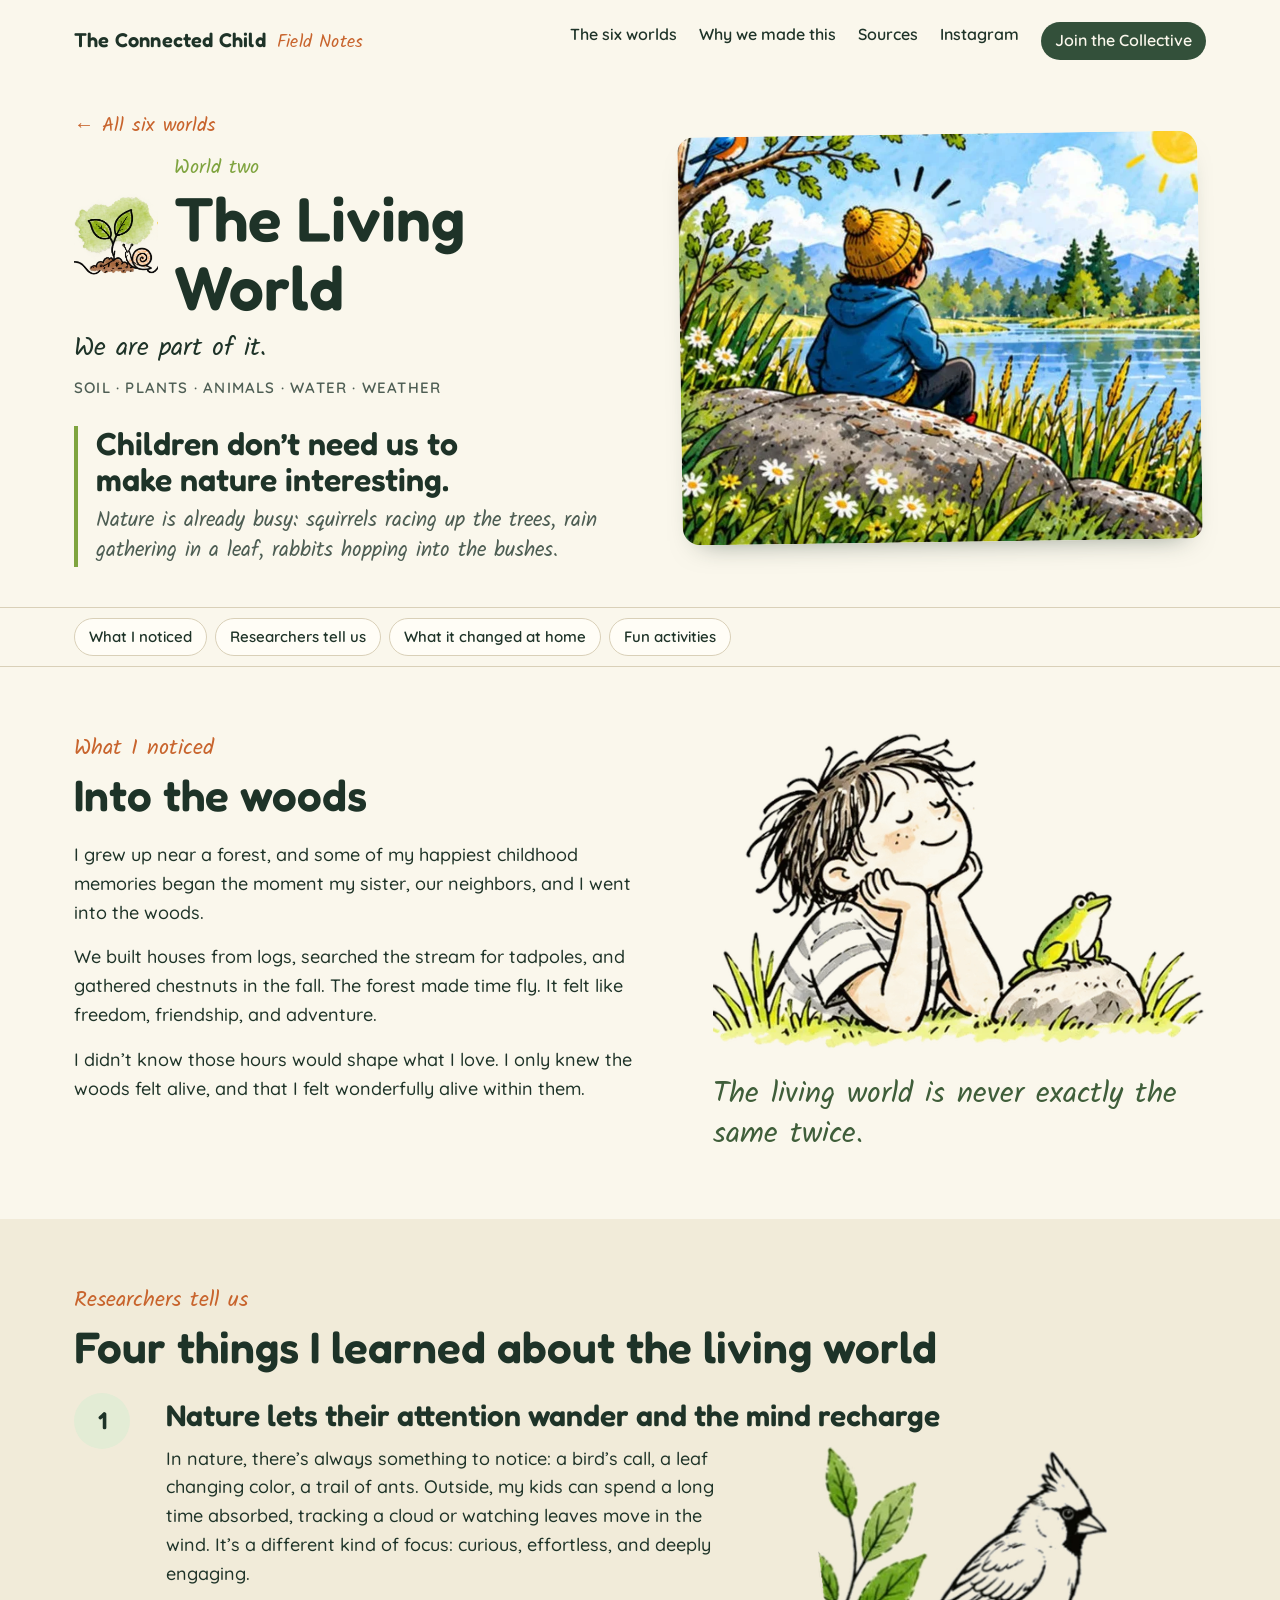
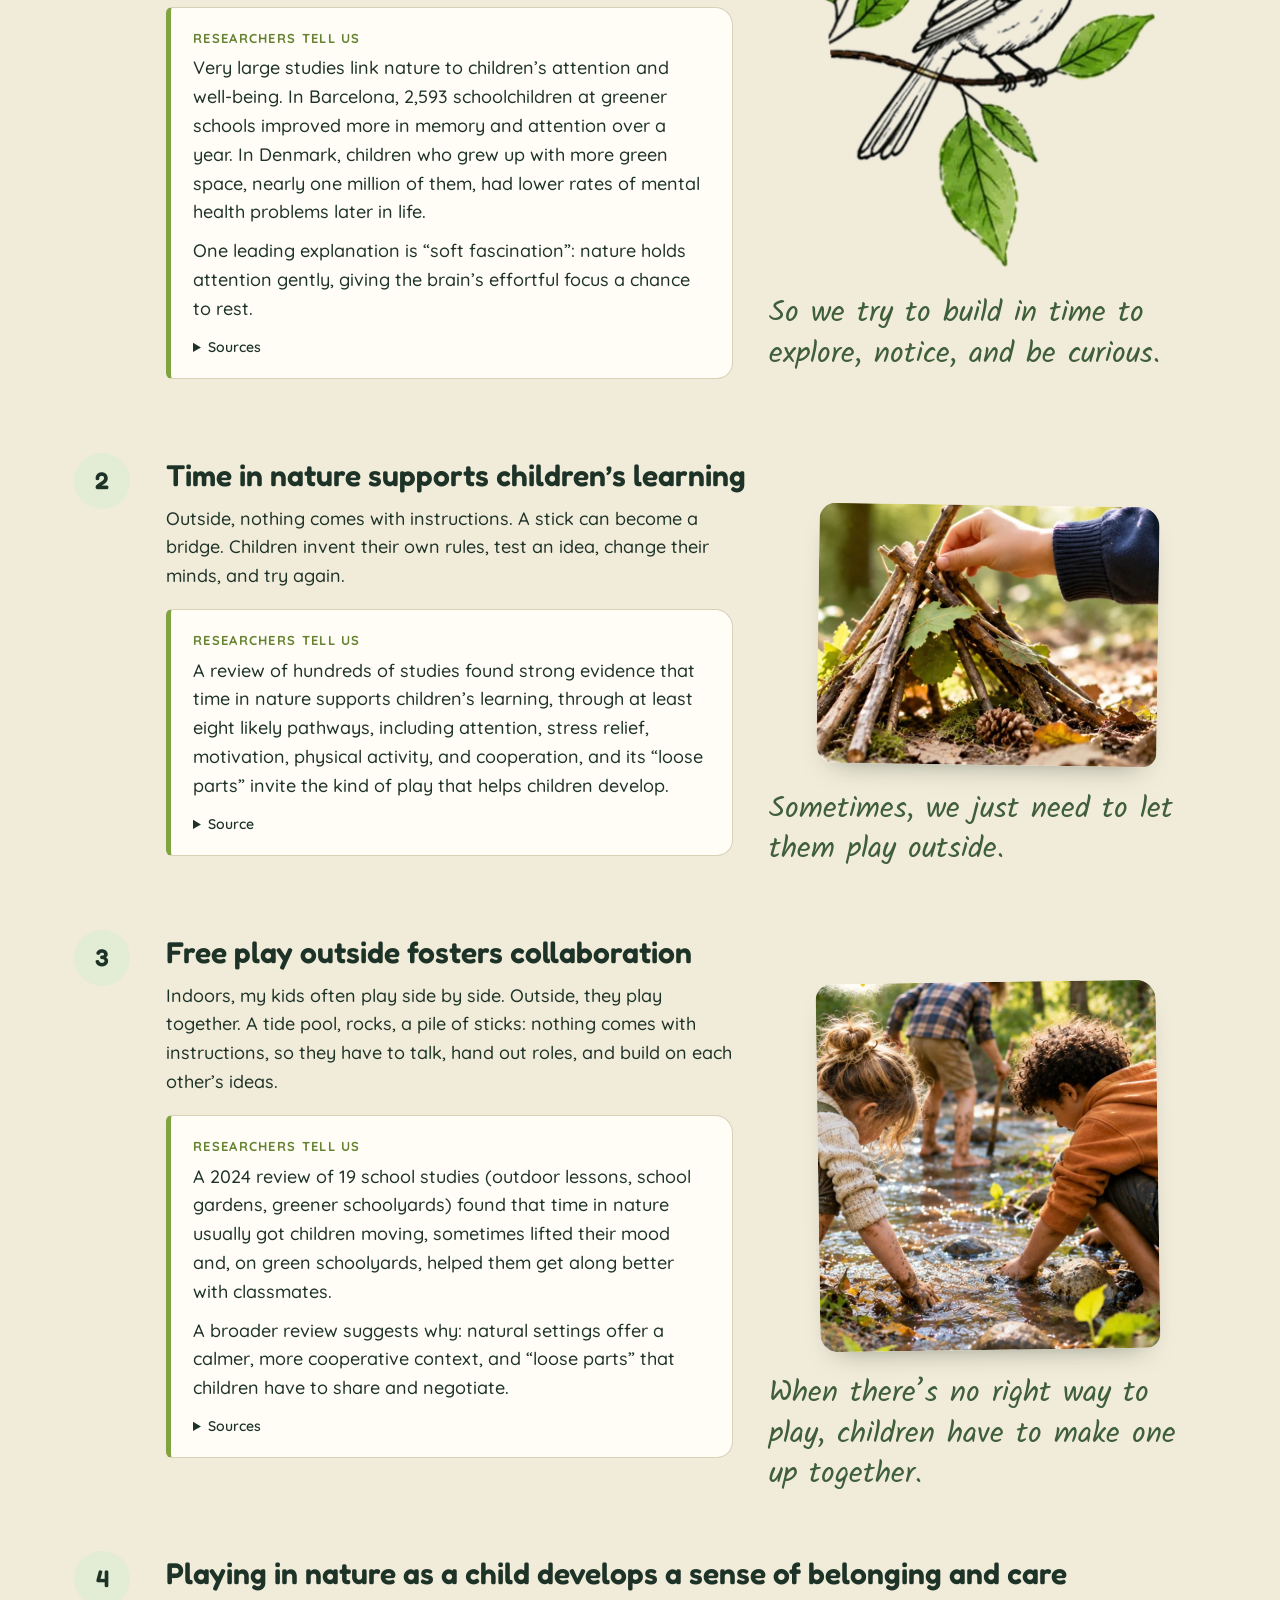
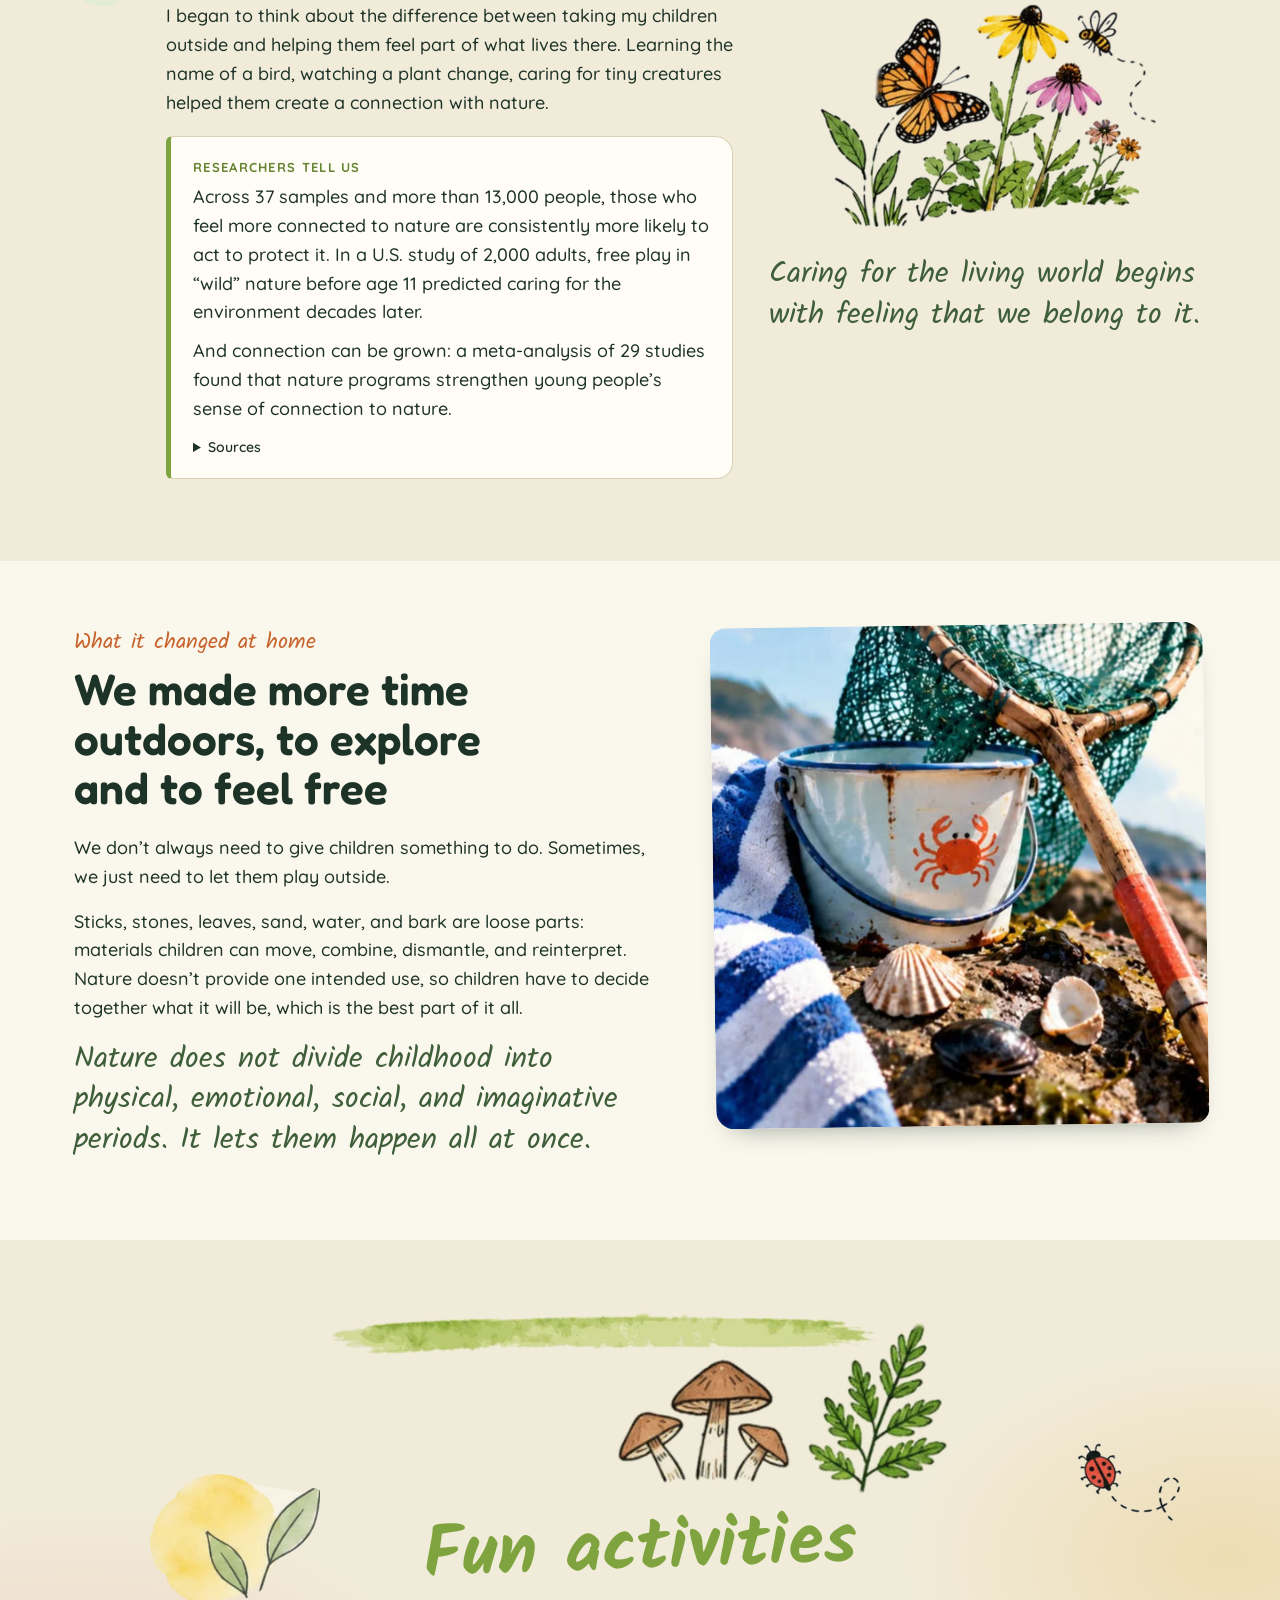
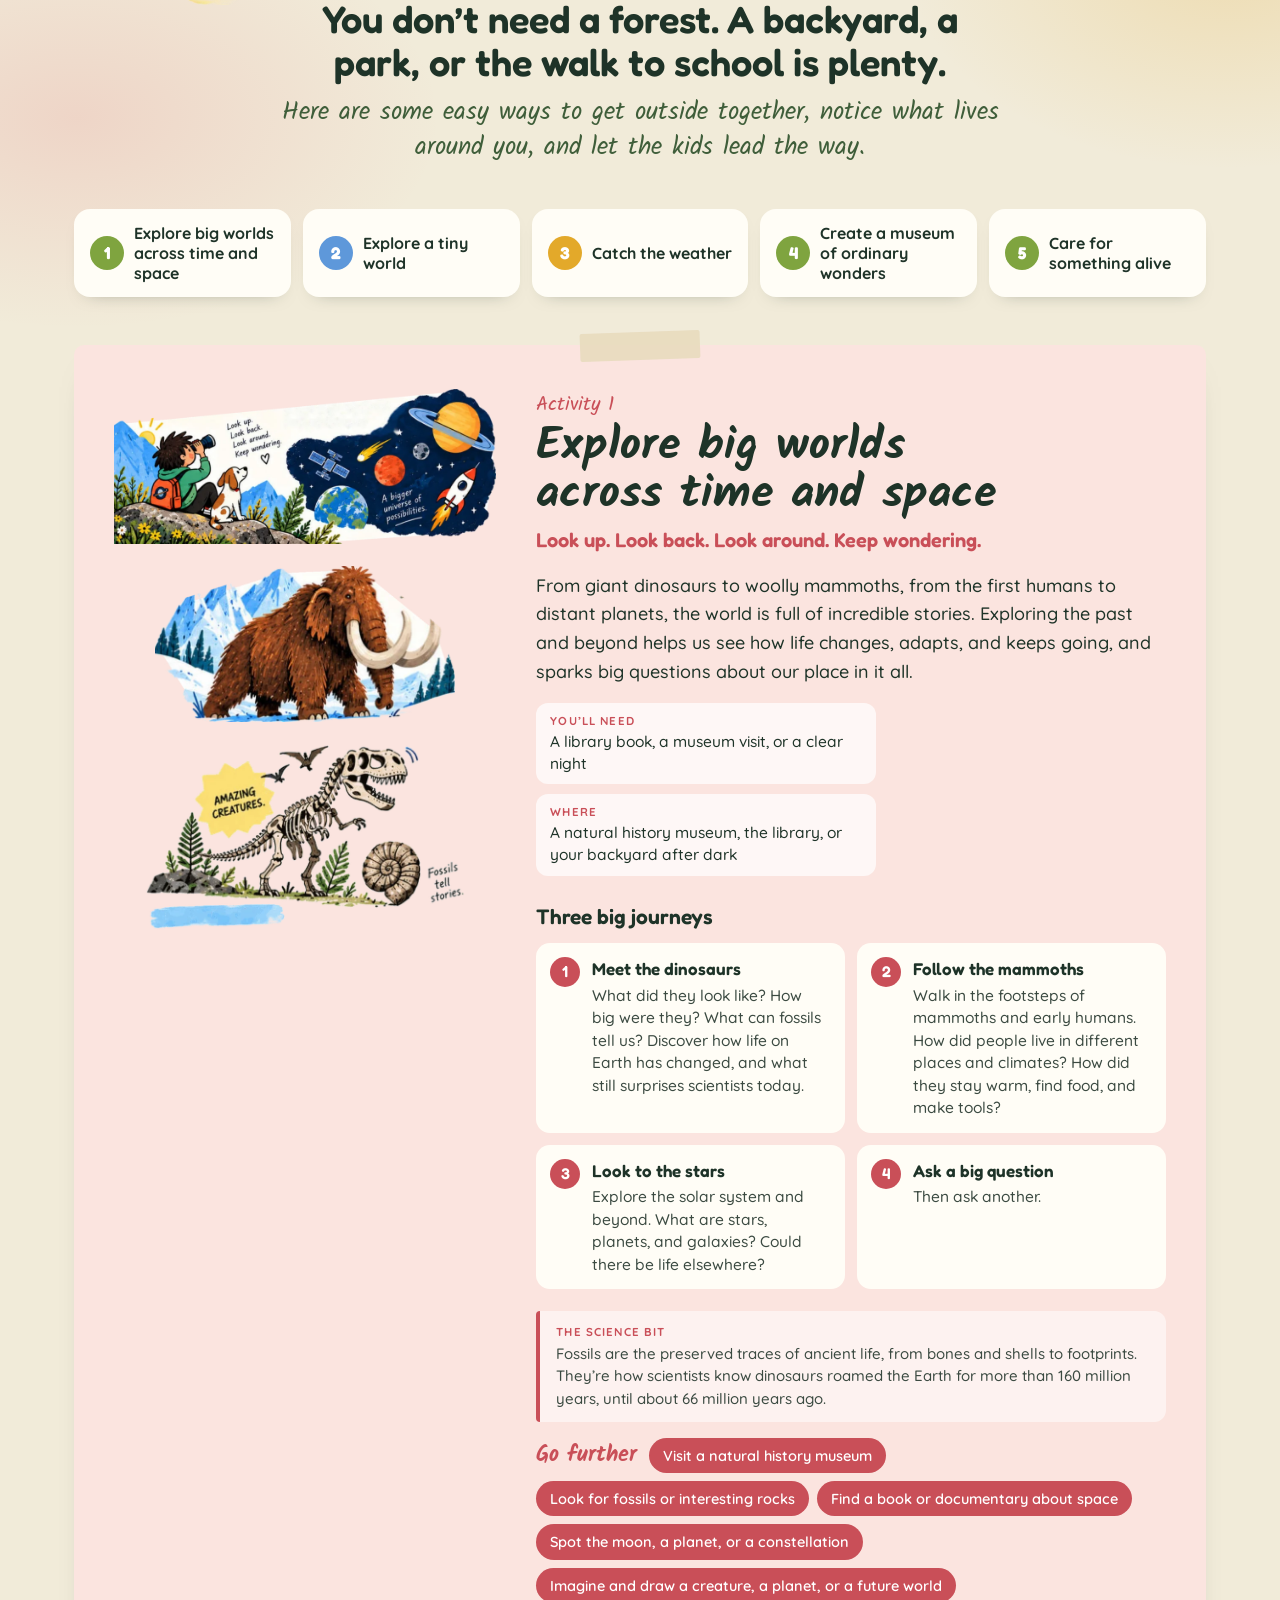
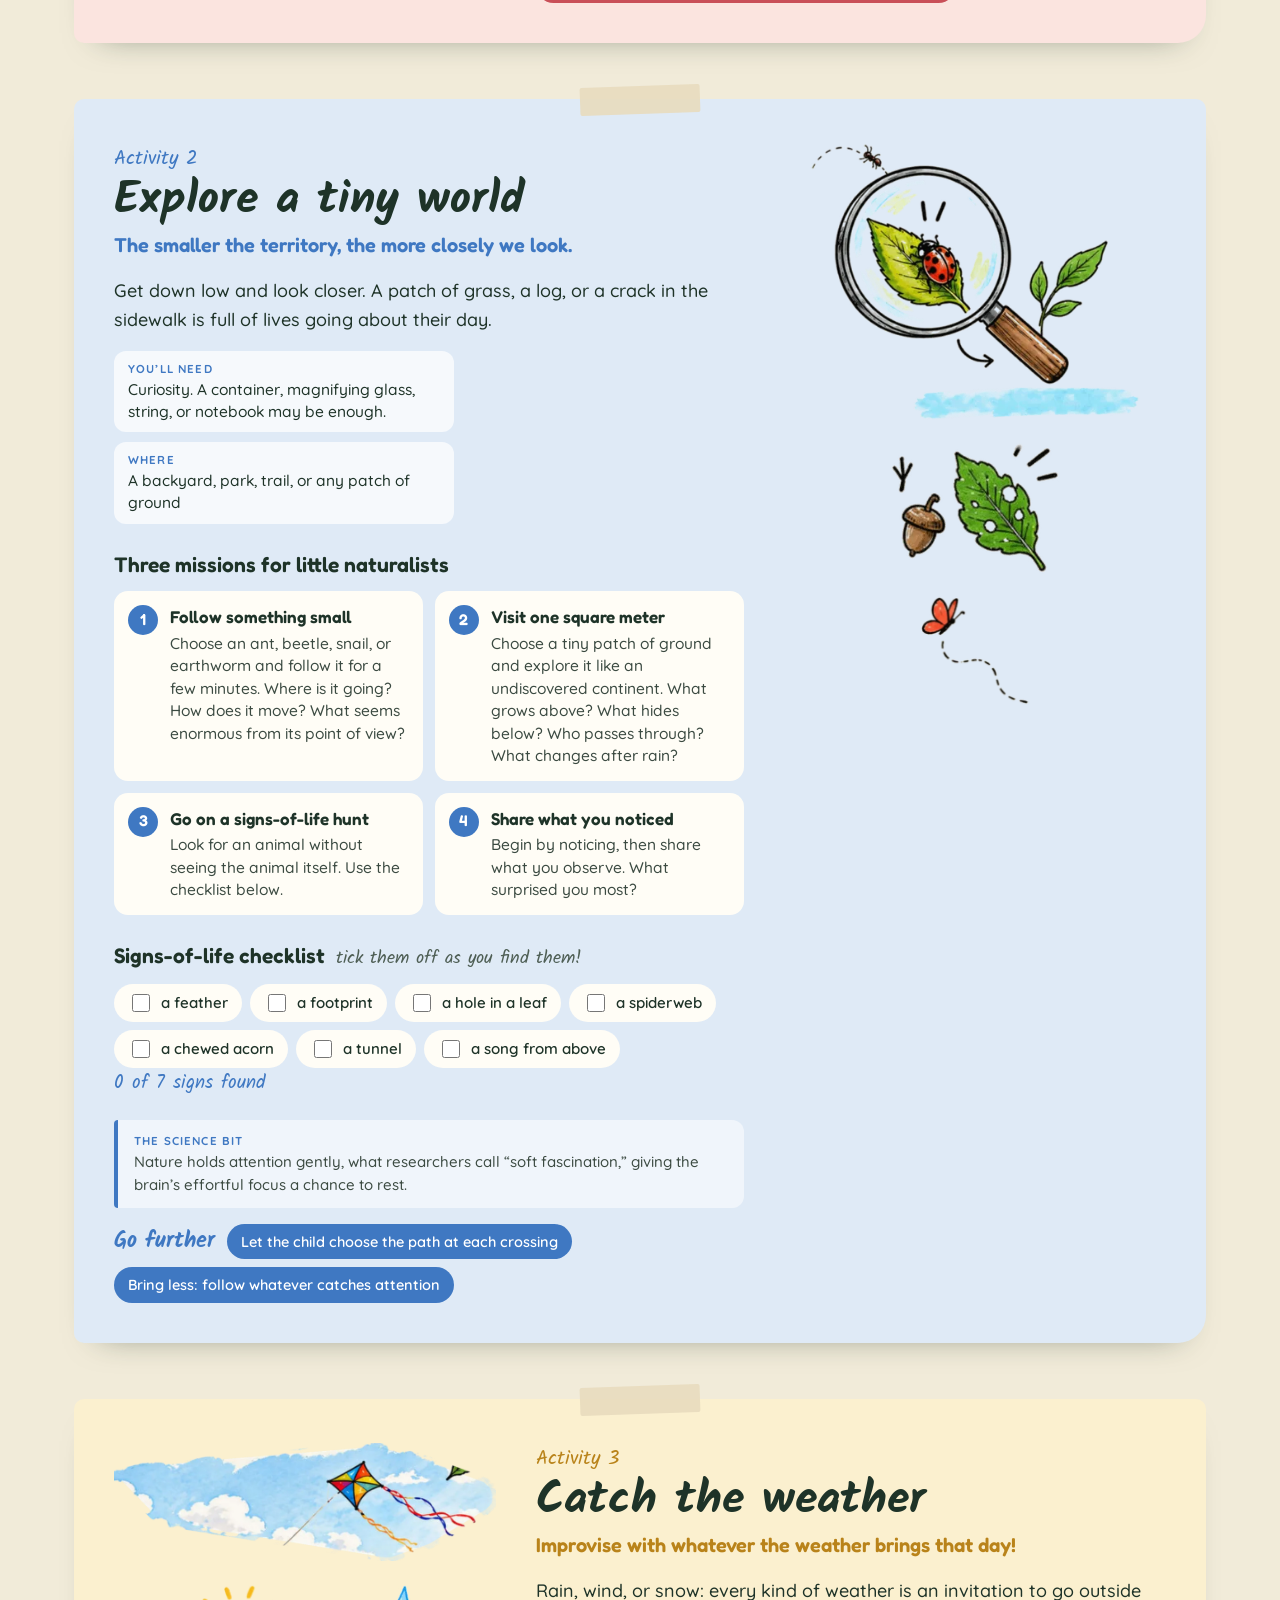
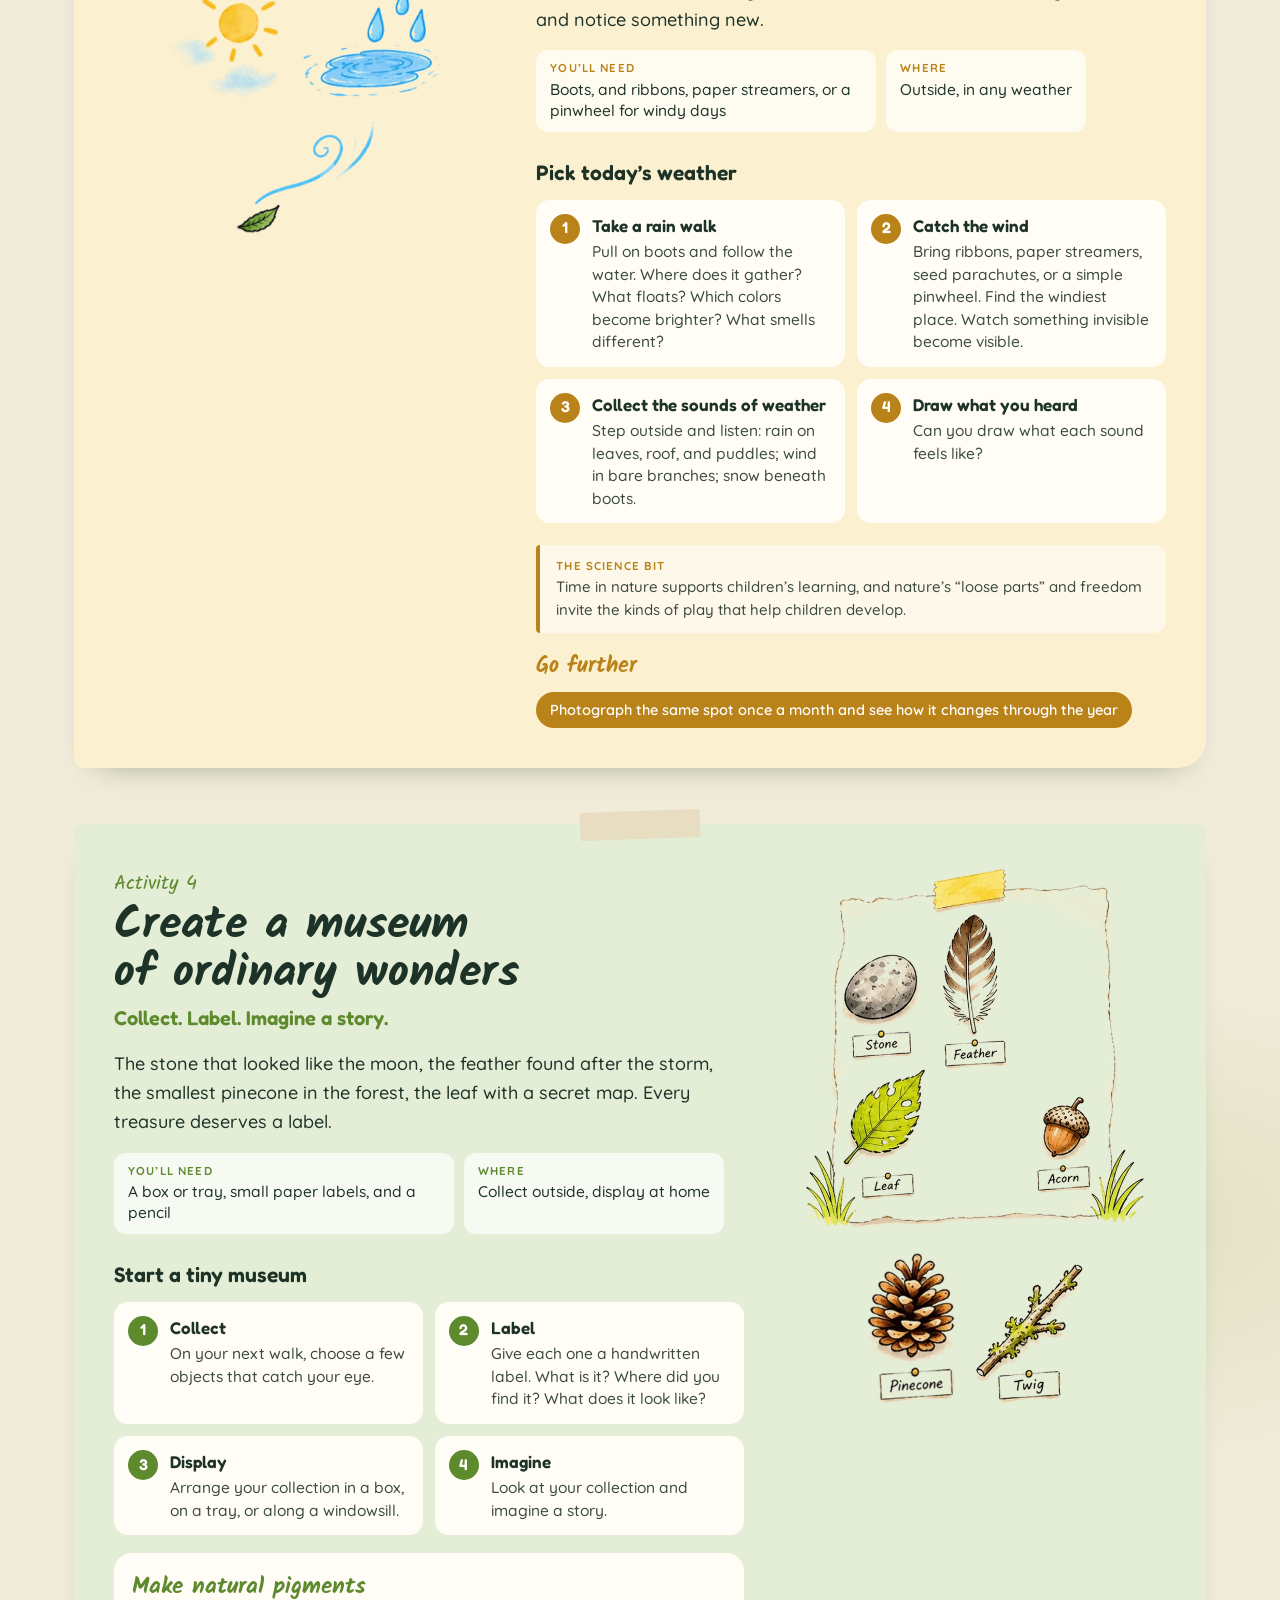
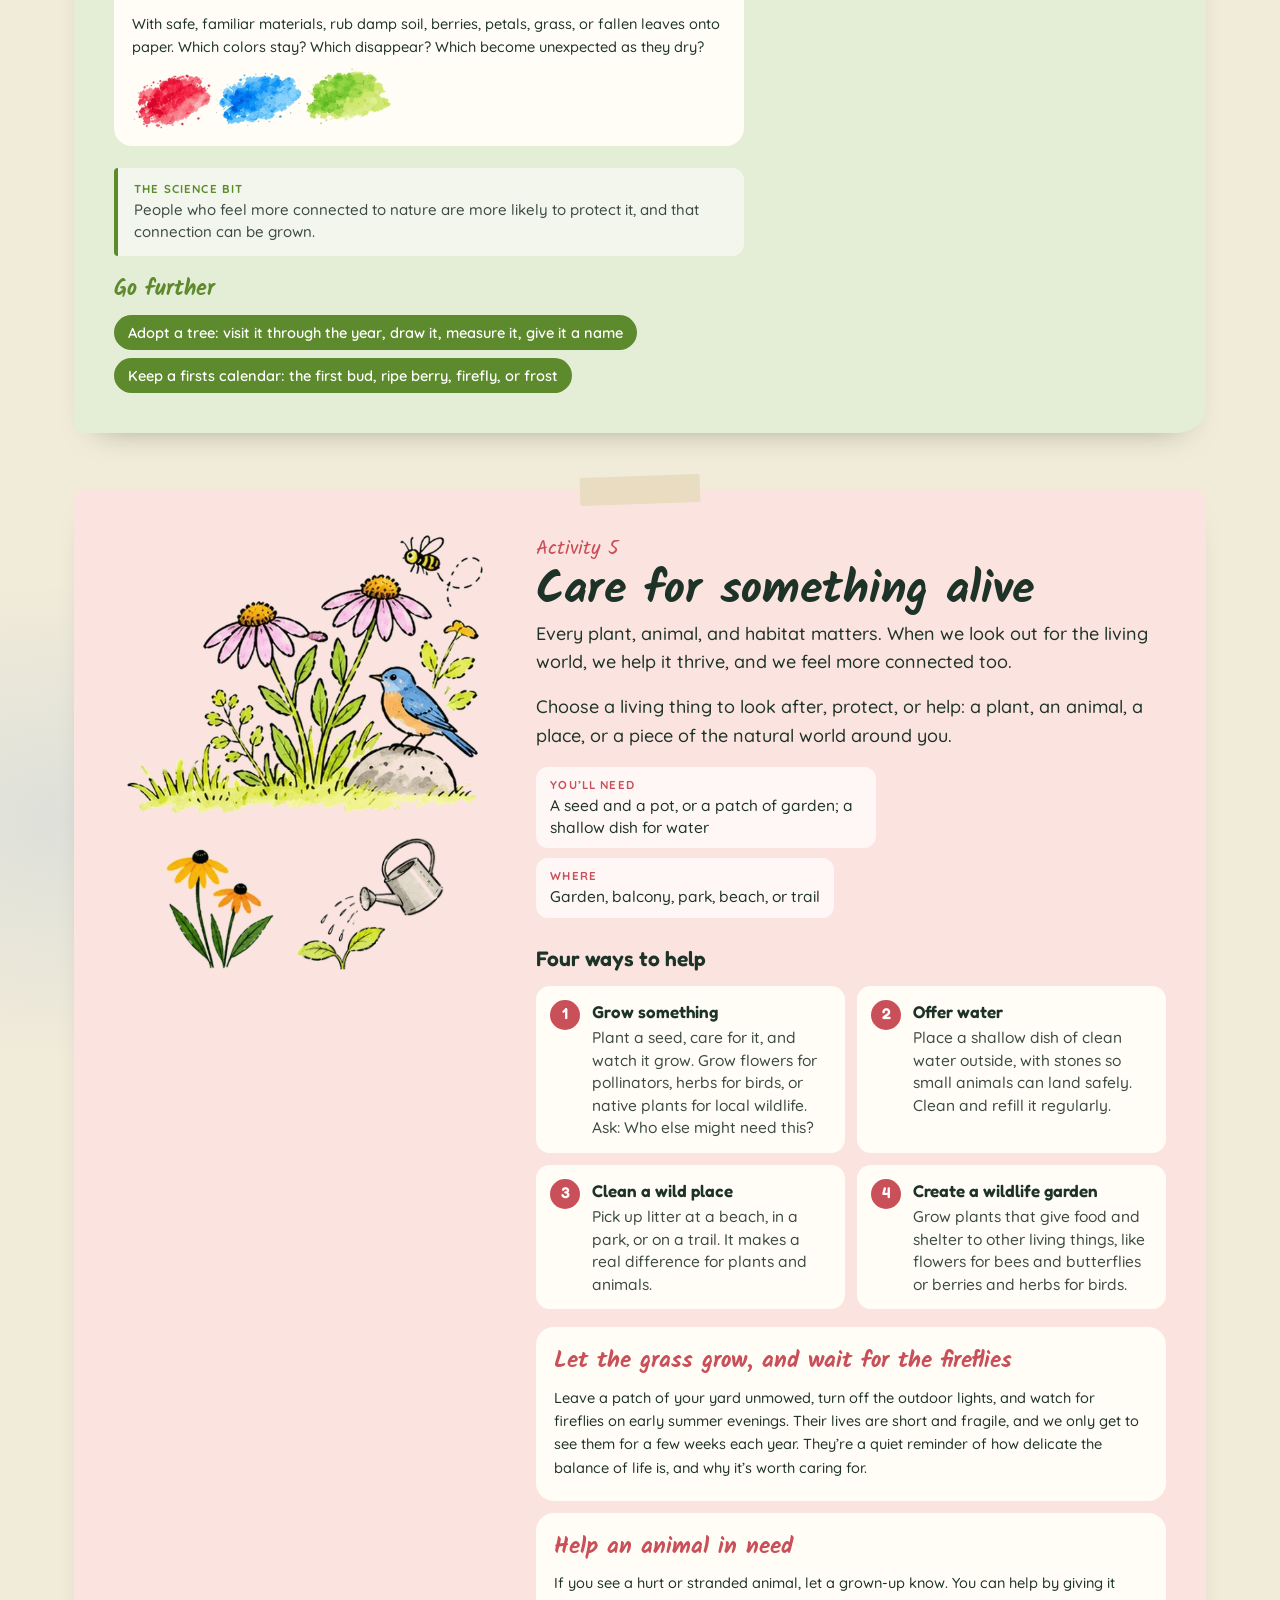
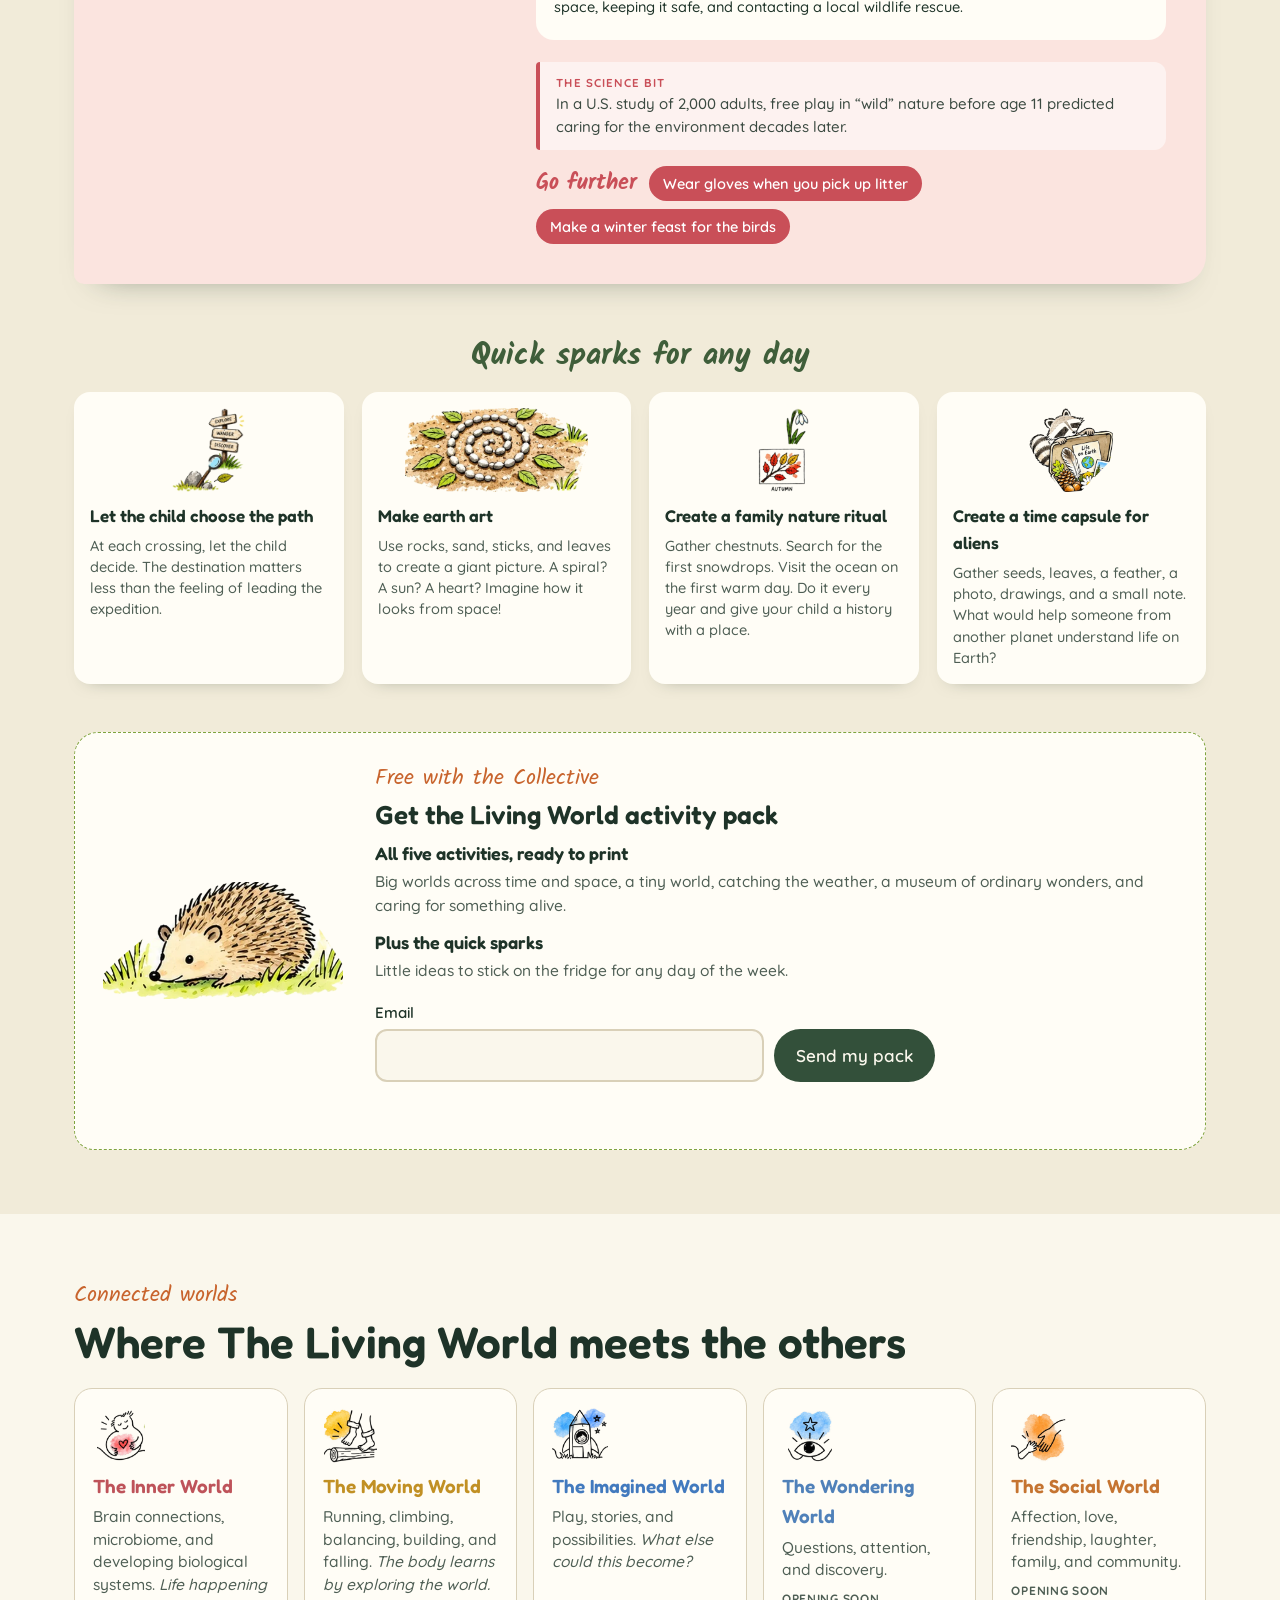
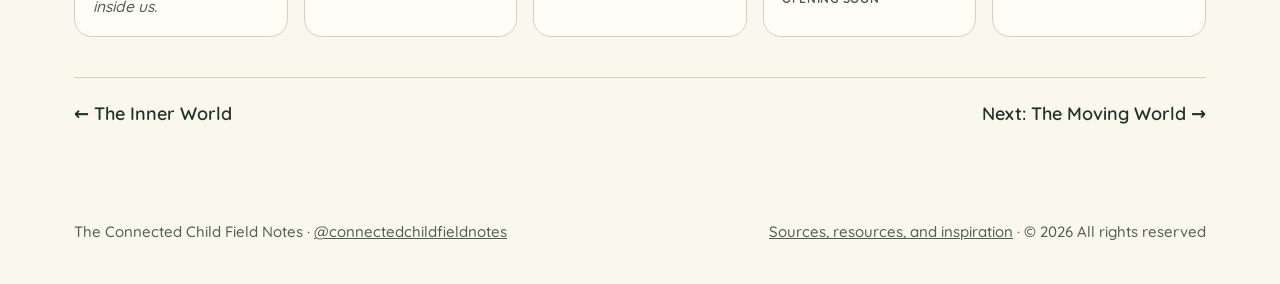
<file: living-world.html>
<!DOCTYPE html>
<html lang="en">
<head>
<meta charset="utf-8">
<meta name="viewport" content="width=device-width, initial-scale=1">
<title>The Living World · The Connected Child Field Notes</title>
<meta name="description" content="World two of The Connected Child Field Notes: what researchers tell us about nature, attention, learning, and belonging, what it changed at home, and fun activities to try outside.">
<!--seo-->
<link rel="canonical" href="https://theconnectedchildfieldnotes.com/living-world.html">
<meta property="og:type" content="website">
<meta property="og:site_name" content="The Connected Child Field Notes">
<meta property="og:title" content="The Living World · The Connected Child Field Notes">
<meta property="og:description" content="World two of The Connected Child Field Notes: what researchers tell us about nature, attention, learning, and belonging, what it changed at home, and fun activities to try outside.">
<meta property="og:url" content="https://theconnectedchildfieldnotes.com/living-world.html">
<meta property="og:image" content="https://theconnectedchildfieldnotes.com/img/liv-hero.webp">
<meta name="twitter:card" content="summary_large_image">
<!--/seo-->
<link rel="preconnect" href="https://fonts.googleapis.com">
<link rel="preconnect" href="https://fonts.gstatic.com" crossorigin>
<link href="https://fonts.googleapis.com/css2?family=Fredoka:wght@500;600&family=Kalam:wght@400;700&family=Quicksand:wght@400;500;600;700&display=swap" rel="stylesheet">
<link rel="stylesheet" href="css/site.css">
<link rel="stylesheet" href="css/world.css">
<style>:root{--w:var(--living);--w-soft:#E3ECD5}</style>
</head>
<body>

<header class="wrap top">
  <a class="mark" href="index.html">The Connected Child <span>Field Notes</span></a>
  <nav aria-label="Main">
    <a href="index.html#worlds">The six worlds</a>
    <a href="index.html#why">Why we made this</a>
    <a href="sources.html">Sources</a>
    <a href="https://www.instagram.com/connectedchildfieldnotes/" target="_blank" rel="noopener">Instagram</a>
    <a class="pill" href="index.html#signup">Join the Collective</a>
  </nav>
</header>

<main>
  <section class="wrap w-hero">
    <div>
      <a class="w-crumb" href="index.html#worlds">← All six worlds</a>
      <div class="w-title">
        <img src="img/living.webp" width="327" height="349" alt="" aria-hidden="true">
        <div>
          <div class="num hand" style="color:var(--w);font-size:20px">World two</div>
          <h1>The Living World</h1>
        </div>
      </div>
      <p class="w-tag">We are part of it.</p>
      <p class="w-topics">soil · plants · animals · water · weather</p>
      <div class="w-question"><h2>Children don’t need us to make nature interesting.</h2><p>Nature is already busy: squirrels racing up the trees, rain gathering in a leaf, rabbits hopping into the bushes.</p></div>
    </div>
    <img class="w-hero-img photo" src="img/liv-hero.webp" width="724" height="568" alt="Watercolor of a child in a yellow hat sitting on a rock by a lake, looking out at trees and mountains.">
  </section>

  <nav class="w-nav" aria-label="On this page">
    <div class="wrap">
      <a href="#noticed">What I noticed</a>
      <a href="#research">Researchers tell us</a>
      <a href="#home">What it changed at home</a>
      <a href="#explore">Fun activities</a>
    </div>
  </nav>

  <section class="w-sec" id="noticed">
    <div class="wrap two">
      <div class="prose">
        <div class="w-label">What I noticed</div>
        <h2 class="big">Into the woods</h2>
        <p>I grew up near a forest, and some of my happiest childhood memories began the moment my sister, our neighbors, and I went into the woods.</p><p>We built houses from logs, searched the stream for tadpoles, and gathered chestnuts in the fall. The forest made time fly. It felt like freedom, friendship, and adventure.</p><p>I didn’t know those hours would shape what I love. I only knew the woods felt alive, and that I felt wonderfully alive within them.</p>
      </div>
      <div class="side" style="display:grid;gap:16px;justify-items:center"><img src="img/liv-daydream.webp" width="550" height="356" alt="Illustration of a child lying in the grass, chin in hands, smiling at a little frog on a rock."><p class="pull">The living world is never exactly the same twice.</p></div>
    </div>
  </section>

  <section class="w-sec tint" id="research">
    <div class="wrap">
      <div class="w-label">Researchers tell us</div>
      <h2 class="big">Four things I learned about the living world</h2>
      <div class="findings">
        <article class="finding">
          <div class="n">1</div>
          <div>
            <h3>Nature lets their attention wander and the mind recharge</h3>
            <div class="finding-body">
              <div><div class="prose"><p>In nature, there’s always something to notice: a bird’s call, a leaf changing color, a trail of ants. Outside, my kids can spend a long time absorbed, tracking a cloud or watching leaves move in the wind. It’s a different kind of focus: curious, effortless, and deeply engaging.</p></div><div class="research"><div class="k">Researchers tell us</div><p>Very large studies link nature to children’s attention and well-being. In Barcelona, 2,593 schoolchildren at greener schools improved more in memory and attention over a year. In Denmark, children who grew up with more green space, nearly one million of them, had lower rates of mental health problems later in life.</p><p>One leading explanation is “soft fascination”: nature holds attention gently, giving the brain’s effortful focus a chance to rest.</p><details class="src"><summary>Sources</summary><ul><li>Dadvand, P. et al. (2015). Green spaces and cognitive development in primary schoolchildren. <em>PNAS</em>, 112(26), 7937–7942.</li><li>Engemann, K. et al. (2019). Residential green space in childhood is associated with lower risk of psychiatric disorders from adolescence into adulthood. <em>PNAS</em>, 116(11), 5188–5193.</li><li>Kaplan, R. &amp; Kaplan, S. (1989). <em>The Experience of Nature</em>. Cambridge University Press.</li></ul></details></div></div>
              <div class="side"><img src="img/liv-cardinal.webp" width="333" height="416" alt="Drawing of a red cardinal perched on a leafy branch."><p class="pull">So we try to build in time to explore, notice, and be curious.</p></div>
            </div>
          </div>
        </article>
        <article class="finding">
          <div class="n">2</div>
          <div>
            <h3>Time in nature supports children’s learning</h3>
            <div class="finding-body">
              <div><div class="prose"><p>Outside, nothing comes with instructions. A stick can become a bridge. Children invent their own rules, test an idea, change their minds, and try again.</p></div><div class="research"><div class="k">Researchers tell us</div><p>A review of hundreds of studies found strong evidence that time in nature supports children’s learning, through at least eight likely pathways, including attention, stress relief, motivation, physical activity, and cooperation, and its “loose parts” invite the kind of play that helps children develop.</p><details class="src"><summary>Source</summary><ul><li>Kuo, M., Barnes, M. &amp; Jordan, C. (2019). Do experiences with nature promote learning? Converging evidence of a cause-and-effect relationship. <em>Frontiers in Psychology</em>, 10, 305.</li></ul></details></div></div>
              <div class="side"><img class="photo" src="img/liv-learning.webp" width="800" height="612" alt="Photo of a child building a small shelter out of sticks."><p class="pull">Sometimes, we just need to let them play outside.</p></div>
            </div>
          </div>
        </article>
        <article class="finding">
          <div class="n">3</div>
          <div>
            <h3>Free play outside fosters collaboration</h3>
            <div class="finding-body">
              <div><div class="prose"><p>Indoors, my kids often play side by side. Outside, they play together. A tide pool, rocks, a pile of sticks: nothing comes with instructions, so they have to talk, hand out roles, and build on each other’s ideas.</p></div><div class="research"><div class="k">Researchers tell us</div><p>A 2024 review of 19 school studies (outdoor lessons, school gardens, greener schoolyards) found that time in nature usually got children moving, sometimes lifted their mood and, on green schoolyards, helped them get along better with classmates.</p><p>A broader review suggests why: natural settings offer a calmer, more cooperative context, and “loose parts” that children have to share and negotiate.</p><details class="src"><summary>Sources</summary><ul><li>Ly, V. &amp; Vella-Brodrick, D. A. (2024). Effects of school-led greenspace interventions on mental, physical and social wellbeing in children and adolescents: A systematic review. <em>Educational Psychology Review</em>, 36, 133.</li><li>Kuo, M., Barnes, M. &amp; Jordan, C. (2019). Do experiences with nature promote learning? Converging evidence of a cause-and-effect relationship. <em>Frontiers in Psychology</em>, 10, 305.</li></ul></details></div></div>
              <div class="side"><img class="photo" src="img/liv-together.webp" width="740" height="800" alt="Photo of children playing together in a shallow forest stream."><p class="pull">When there’s no right way to play, children have to make one up together.</p></div>
            </div>
          </div>
        </article>
        <article class="finding">
          <div class="n">4</div>
          <div>
            <h3>Playing in nature as a child develops a sense of belonging and care</h3>
            <div class="finding-body">
              <div><div class="prose"><p>I began to think about the difference between taking my children outside and helping them feel part of what lives there. Learning the name of a bird, watching a plant change, caring for tiny creatures helped them create a connection with nature.</p></div><div class="research"><div class="k">Researchers tell us</div><p>Across 37 samples and more than 13,000 people, those who feel more connected to nature are consistently more likely to act to protect it. In a U.S. study of 2,000 adults, free play in “wild” nature before age 11 predicted caring for the environment decades later.</p><p>And connection can be grown: a meta-analysis of 29 studies found that nature programs strengthen young people’s sense of connection to nature.</p><details class="src"><summary>Sources</summary><ul><li>Whitburn, J., Linklater, W. &amp; Abrahamse, W. (2020). Meta-analysis of human connection to nature and proenvironmental behavior. <em>Conservation Biology</em>, 34(1), 180–193.</li><li>Wells, N. M. &amp; Lekies, K. S. (2006). Nature and the life course: Pathways from childhood nature experiences to adult environmentalism. <em>Children, Youth and Environments</em>, 16(1), 1–24.</li><li>Choe, E. Y. &amp; Sheffield, D. (2025). Rebuilding human–nature connections in children and adolescents: Insights from a meta-analysis. <em>Environmental Education Research</em>, 31(2), 245–261.</li></ul></details></div></div>
              <div class="side"><img src="img/liv-butterflies.webp" width="507" height="340" alt="Illustration of a monarch butterfly and a bee among coneflowers and black-eyed Susans."><p class="pull">Caring for the living world begins with feeling that we belong to it.</p></div>
            </div>
          </div>
        </article>
      </div>
      
    </div>
  </section>

  <section class="w-sec" id="home">
    <div class="wrap two">
      <div class="prose">
        <div class="w-label">What it changed at home</div>
        <h2 class="big">We made more time outdoors, to explore and to feel free</h2>
        <p>We don’t always need to give children something to do. Sometimes, we just need to let them play outside.</p><p>Sticks, stones, leaves, sand, water, and bark are loose parts: materials children can move, combine, dismantle, and reinterpret. Nature doesn’t provide one intended use, so children have to decide together what it will be, which is the best part of it all.</p>
        <p class="pull">Nature does not divide childhood into physical, emotional, social, and imaginative periods. It lets them happen all at once.</p>
      </div>
      <img class="photo" src="img/liv-net.webp" width="689" height="700" alt="Photo of a fishing net and a small bucket on the rocks by the water.">
    </div>
  </section>

  <section class="w-sec explore" id="explore">
    <div class="wrap">
      <div class="ex-head">
        <img class="garland" src="img/liv-garland.webp" width="698" height="209" alt="" aria-hidden="true">
        <div class="ex-title">
          <img class="ex-blob" src="img/leaf-blob.webp" width="277" height="213" alt="" aria-hidden="true">
          <div class="ex-kicker">Fun activities</div>
          <h2>You don’t need a forest. A backyard, a park, or the walk to school is plenty.</h2>
          <p class="ex-sub">Here are some easy ways to get outside together, notice what lives around you, and let the kids lead the way.</p>
        </div>
        <img class="ex-bug" src="img/ladybug.webp" width="199" height="127" alt="" aria-hidden="true">
      </div>
      <nav class="ex-menu" aria-label="Activities on this page" style="--cols:5"><a href="#act-bigworlds" class="m1"><b>1</b>Explore big worlds across time and space</a><a href="#act-tiny" class="m2"><b>2</b>Explore a tiny world</a><a href="#act-weather" class="m3"><b>3</b>Catch the weather</a><a href="#act-museum" class="m4"><b>4</b>Create a museum of ordinary wonders</a><a href="#act-care" class="m1"><b>5</b>Care for something alive</a></nav>
      
      <article class="lesson l1" id="act-bigworlds">
        <div class="l-art"><img src="img/liv-stars.webp" width="900" height="364" alt="Illustration of a child with binoculars and a dog on a rock, looking up at Earth, planets, a comet, and a rocket." style="width:100%"><img src="img/liv-mammoth.webp" width="617" height="322" alt="Illustration of a woolly mammoth in the snow." style="width:min(300px,100%)"><img src="img/liv-dino.webp" width="667" height="387" alt="Illustration of a dinosaur skeleton and an ammonite fossil, with the words: amazing creatures, fossils tell stories." style="width:min(320px,100%)"></div>
        <div class="l-body"><div class="l-num">Activity 1</div>
          <h3>Explore big worlds across time and space</h3>
          <p class="l-tag">Look up. Look back. Look around. Keep wondering.</p>
          <p>From giant dinosaurs to woolly mammoths, from the first humans to distant planets, the world is full of incredible stories. Exploring the past and beyond helps us see how life changes, adapts, and keeps going, and sparks big questions about our place in it all.</p>
          <div class="facts"><div><span>You’ll need</span>A library book, a museum visit, or a clear night</div><div><span>Where</span>A natural history museum, the library, or your backyard after dark</div></div><h4 class="l-h">Three big journeys</h4><ol class="steps4"><li><b>Meet the dinosaurs</b>What did they look like? How big were they? What can fossils tell us? Discover how life on Earth has changed, and what still surprises scientists today.</li><li><b>Follow the mammoths</b>Walk in the footsteps of mammoths and early humans. How did people live in different places and climates? How did they stay warm, find food, and make tools?</li><li><b>Look to the stars</b>Explore the solar system and beyond. What are stars, planets, and galaxies? Could there be life elsewhere?</li><li><b>Ask a big question</b>Then ask another.</li></ol><div class="science"><b>The science bit</b> Fossils are the preserved traces of ancient life, from bones and shells to footprints. They’re how scientists know dinosaurs roamed the Earth for more than 160 million years, until about 66 million years ago.</div><div class="further"><b>Go further</b><span>Visit a natural history museum</span><span>Look for fossils or interesting rocks</span><span>Find a book or documentary about space</span><span>Spot the moon, a planet, or a constellation</span><span>Imagine and draw a creature, a planet, or a future world</span></div></div>
      </article>
      <article class="lesson l2 flip" id="act-tiny">
        <div class="l-art"><img src="img/liv-magnifier.webp" width="400" height="336" alt="Drawing of a magnifying glass over a leaf with a ladybug on it." style="width:min(330px,100%)"><img src="img/liv-clues.webp" width="234" height="181" alt="Drawing of an acorn and a leaf with holes nibbled in it." style="width:170px"><img src="img/liv-butterfly.webp" width="224" height="223" alt="" aria-hidden="true" style="width:110px"></div>
        <div class="l-body"><div class="l-num">Activity 2</div>
          <h3>Explore a tiny world</h3>
          <p class="l-tag">The smaller the territory, the more closely we look.</p>
          <p>Get down low and look closer. A patch of grass, a log, or a crack in the sidewalk is full of lives going about their day.</p>
          <div class="facts"><div><span>You’ll need</span>Curiosity. A container, magnifying glass, string, or notebook may be enough.</div><div><span>Where</span>A backyard, park, trail, or any patch of ground</div></div><h4 class="l-h">Three missions for little naturalists</h4><ol class="steps4"><li><b>Follow something small</b>Choose an ant, beetle, snail, or earthworm and follow it for a few minutes. Where is it going? How does it move? What seems enormous from its point of view?</li><li><b>Visit one square meter</b>Choose a tiny patch of ground and explore it like an undiscovered continent. What grows above? What hides below? Who passes through? What changes after rain?</li><li><b>Go on a signs-of-life hunt</b>Look for an animal without seeing the animal itself. Use the checklist below.</li><li><b>Share what you noticed</b>Begin by noticing, then share what you observe. What surprised you most?</li></ol><h4 class="l-h">Signs-of-life checklist <small>tick them off as you find them!</small></h4><ul class="hunt"><li><label><input type="checkbox"><span>a feather</span></label></li><li><label><input type="checkbox"><span>a footprint</span></label></li><li><label><input type="checkbox"><span>a hole in a leaf</span></label></li><li><label><input type="checkbox"><span>a spiderweb</span></label></li><li><label><input type="checkbox"><span>a chewed acorn</span></label></li><li><label><input type="checkbox"><span>a tunnel</span></label></li><li><label><input type="checkbox"><span>a song from above</span></label></li></ul><p class="hunt-count"></p><div class="science"><b>The science bit</b> Nature holds attention gently, what researchers call “soft fascination,” giving the brain’s effortful focus a chance to rest.</div><div class="further"><b>Go further</b><span>Let the child choose the path at each crossing</span><span>Bring less: follow whatever catches attention</span></div></div>
      </article>
      <article class="lesson l3" id="act-weather">
        <div class="l-art"><img src="img/liv-kite.webp" width="856" height="266" alt="Illustration of a colorful kite flying in a blue sky with clouds." style="width:100%"><div style="display:flex;gap:22px;align-items:center;justify-content:center;flex-wrap:wrap"><img src="img/liv-sun.webp" width="231" height="240" alt="" aria-hidden="true" style="width:110px"><img src="img/liv-rain.webp" width="253" height="206" alt="Drawing of raindrops falling into a puddle." style="width:140px"><img src="img/liv-wind.webp" width="355" height="289" alt="" aria-hidden="true" style="width:140px"></div></div>
        <div class="l-body"><div class="l-num">Activity 3</div>
          <h3>Catch the weather</h3>
          <p class="l-tag">Improvise with whatever the weather brings that day!</p>
          <p>Rain, wind, or snow: every kind of weather is an invitation to go outside and notice something new.</p>
          <div class="facts"><div><span>You’ll need</span>Boots, and ribbons, paper streamers, or a pinwheel for windy days</div><div><span>Where</span>Outside, in any weather</div></div><h4 class="l-h">Pick today’s weather</h4><ol class="steps4"><li><b>Take a rain walk</b>Pull on boots and follow the water. Where does it gather? What floats? Which colors become brighter? What smells different?</li><li><b>Catch the wind</b>Bring ribbons, paper streamers, seed parachutes, or a simple pinwheel. Find the windiest place. Watch something invisible become visible.</li><li><b>Collect the sounds of weather</b>Step outside and listen: rain on leaves, roof, and puddles; wind in bare branches; snow beneath boots.</li><li><b>Draw what you heard</b>Can you draw what each sound feels like?</li></ol><div class="science"><b>The science bit</b> Time in nature supports children’s learning, and nature’s “loose parts” and freedom invite the kinds of play that help children develop.</div><div class="further"><b>Go further</b><span>Photograph the same spot once a month and see how it changes through the year</span></div></div>
      </article>
      <article class="lesson l4 flip" id="act-museum">
        <div class="l-art"><img src="img/liv-museum.webp" width="656" height="700" alt="Illustration of a field-journal page with a stone, a feather, a leaf, and an acorn, each with a handwritten label." style="width:min(340px,100%)"><div style="display:flex;gap:18px;align-items:end"><img src="img/liv-pinecone.webp" width="119" height="200" alt="Drawing of a pinecone with a label." style="width:90px"><img src="img/liv-twig.webp" width="203" height="260" alt="Drawing of a twig with a label." style="width:110px"></div></div>
        <div class="l-body"><div class="l-num">Activity 4</div>
          <h3>Create a museum of ordinary wonders</h3>
          <p class="l-tag">Collect. Label. Imagine a story.</p>
          <p>The stone that looked like the moon, the feather found after the storm, the smallest pinecone in the forest, the leaf with a secret map. Every treasure deserves a label.</p>
          <div class="facts"><div><span>You’ll need</span>A box or tray, small paper labels, and a pencil</div><div><span>Where</span>Collect outside, display at home</div></div><h4 class="l-h">Start a tiny museum</h4><ol class="steps4"><li><b>Collect</b>On your next walk, choose a few objects that catch your eye.</li><li><b>Label</b>Give each one a handwritten label. What is it? Where did you find it? What does it look like?</li><li><b>Display</b>Arrange your collection in a box, on a tray, or along a windowsill.</li><li><b>Imagine</b>Look at your collection and imagine a story.</li></ol><div class="side-box" style="max-width:none;margin-top:18px"><h4>Make natural pigments</h4><p>With safe, familiar materials, rub damp soil, berries, petals, grass, or fallen leaves onto paper. Which colors stay? Which disappear? Which become unexpected as they dry?</p><div class="swatches"><img src="img/liv-pigments.webp" width="520" height="126" alt="Painted swatches of berry, soil, and leaf colors."></div></div><div class="science"><b>The science bit</b> People who feel more connected to nature are more likely to protect it, and that connection can be grown.</div><div class="further"><b>Go further</b><span>Adopt a tree: visit it through the year, draw it, measure it, give it a name</span><span>Keep a firsts calendar: the first bud, ripe berry, firefly, or frost</span></div></div>
      </article>
      <article class="lesson l1" id="act-care">
        <div class="l-art"><img src="img/liv-garden.webp" width="521" height="407" alt="Illustration of pink and yellow flowers with a bee and a bluebird sitting on a rock." style="width:min(360px,100%)"><div style="display:flex;gap:20px;align-items:end;justify-content:center"><img src="img/liv-flowers.webp" width="196" height="217" alt="" aria-hidden="true" style="width:110px"><img src="img/liv-can.webp" width="333" height="296" alt="Drawing of a watering can sprinkling a seedling." style="width:150px"></div></div>
        <div class="l-body"><div class="l-num">Activity 5</div>
          <h3>Care for something alive</h3>
          
          <p>Every plant, animal, and habitat matters. When we look out for the living world, we help it thrive, and we feel more connected too.</p><p>Choose a living thing to look after, protect, or help: a plant, an animal, a place, or a piece of the natural world around you.</p>
          <div class="facts"><div><span>You’ll need</span>A seed and a pot, or a patch of garden; a shallow dish for water</div><div><span>Where</span>Garden, balcony, park, beach, or trail</div></div><h4 class="l-h">Four ways to help</h4><ol class="steps4"><li><b>Grow something</b>Plant a seed, care for it, and watch it grow. Grow flowers for pollinators, herbs for birds, or native plants for local wildlife. Ask: Who else might need this?</li><li><b>Offer water</b>Place a shallow dish of clean water outside, with stones so small animals can land safely. Clean and refill it regularly.</li><li><b>Clean a wild place</b>Pick up litter at a beach, in a park, or on a trail. It makes a real difference for plants and animals.</li><li><b>Create a wildlife garden</b>Grow plants that give food and shelter to other living things, like flowers for bees and butterflies or berries and herbs for birds.</li></ol><div class="side-box" style="max-width:none;margin-top:18px"><h4>Let the grass grow, and wait for the fireflies</h4><p>Leave a patch of your yard unmowed, turn off the outdoor lights, and watch for fireflies on early summer evenings. Their lives are short and fragile, and we only get to see them for a few weeks each year. They’re a quiet reminder of how delicate the balance of life is, and why it’s worth caring for.</p></div><div class="side-box" style="max-width:none;margin-top:12px"><h4>Help an animal in need</h4><p>If you see a hurt or stranded animal, let a grown-up know. You can help by giving it space, keeping it safe, and contacting a local wildlife rescue.</p></div><div class="science"><b>The science bit</b> In a U.S. study of 2,000 adults, free play in “wild” nature before age 11 predicted caring for the environment decades later.</div><div class="further"><b>Go further</b><span>Wear gloves when you pick up litter</span><span>Make a winter feast for the birds</span></div></div>
      </article>
      <div class="sparks">
        <h3 class="g-label">Quick sparks for any day</h3>
        <div class="spark-row"><div class="spark"><img src="img/liv-signpost.webp" width="346" height="400" alt="Drawing of a signpost pointing to explore, wander, and discover."><b>Let the child choose the path</b><p>At each crossing, let the child decide. The destination matters less than the feeling of leading the expedition.</p></div><div class="spark"><img src="img/liv-earthart.webp" width="500" height="229" alt="Drawing of a spiral made of stones and leaves."><b>Make earth art</b><p>Use rocks, sand, sticks, and leaves to create a giant picture. A spiral? A sun? A heart? Imagine how it looks from space!</p></div><div class="spark"><img src="img/liv-autumn.webp" width="158" height="260" alt="Drawing of an autumn leaf card."><b>Create a family nature ritual</b><p>Gather chestnuts. Search for the first snowdrops. Visit the ocean on the first warm day. Do it every year and give your child a history with a place.</p></div><div class="spark"><img src="img/liv-capsule.webp" width="520" height="517" alt="Drawing of a raccoon holding a box labeled Life on Earth, filled with a feather, pinecone, leaves, and a photo."><b>Create a time capsule for aliens</b><p>Gather seeds, leaves, a feather, a photo, drawings, and a small note. What would help someone from another planet understand life on Earth?</p></div></div>
      </div>

      <div class="pack" id="join">
        <img src="img/liv-hedgehog2.webp" width="418" height="205" alt="Illustration of a hedgehog in the grass.">
        <div>
          <div class="w-label">Free with the Collective</div>
          <h3>Get the Living World activity pack</h3>
          <ul><li><strong>All five activities, ready to print</strong><span>Big worlds across time and space, a tiny world, catching the weather, a museum of ordinary wonders, and caring for something alive.</span></li><li><strong>Plus the quick sparks</strong><span>Little ideas to stick on the fridge for any day of the week.</span></li></ul>
          <form id="pack-form" data-world="living" novalidate>
            <div class="field">
              <label for="pack-email">Email</label>
              <input id="pack-email" type="email" autocomplete="email" required>
            </div>
            <button type="submit">Send my pack</button>
            <p class="thanks" id="pack-thanks" aria-live="polite"></p>
          </form>
        </div>
      </div>
    </div>
  </section>

  <section class="w-sec">
    <div class="wrap">
      <div class="w-label">Connected worlds</div>
      <h2 class="big">Where The Living World meets the others</h2>
      <div class="links"><a class="link" href="inner-world.html" style="--c:var(--inner)"><img src="img/inner.webp" width="297" height="349" alt="" aria-hidden="true"><div><h4>The Inner World</h4><p>Brain connections, microbiome, and developing biological systems. <i>Life happening inside us.</i></p></div></a><a class="link" href="moving-world.html" style="--c:var(--moving)"><img src="img/moving.webp" width="328" height="349" alt="" aria-hidden="true"><div><h4>The Moving World</h4><p>Running, climbing, balancing, building, and falling. <i>The body learns by exploring the world.</i></p></div></a><a class="link" href="imagined-world.html" style="--c:var(--imagined)"><img src="img/imagined.webp" width="358" height="349" alt="" aria-hidden="true"><div><h4>The Imagined World</h4><p>Play, stories, and possibilities. <i>What else could this become?</i></p></div></a><div class="link" style="--c:var(--wondering)"><img src="img/wondering.webp" width="277" height="349" alt="" aria-hidden="true"><div><h4>The Wondering World</h4><p>Questions, attention, and discovery.</p><span class="soon">Opening soon</span></div></div><div class="link" style="--c:var(--social)"><img src="img/social.webp" width="359" height="349" alt="" aria-hidden="true"><div><h4>The Social World</h4><p>Affection, love, friendship, laughter, family, and community.</p><span class="soon">Opening soon</span></div></div></div>
      <div class="next">
        <a href="inner-world.html">← The Inner World</a>
        <a href="moving-world.html">Next: The Moving World →</a>
      </div>
    </div>
  </section>
</main>

<footer>
  <div class="wrap">
    <span>The Connected Child Field Notes · <a href="https://www.instagram.com/connectedchildfieldnotes/" target="_blank" rel="noopener">@connectedchildfieldnotes</a></span>
    <span><a href="sources.html">Sources, resources, and inspiration</a> · © 2026 All rights reserved</span>
  </div>
</footer>

<script>
document.querySelectorAll('.hunt').forEach(h => {
  const out = h.parentElement.querySelector('.hunt-count');
  const boxes = h.querySelectorAll('input');
  const upd = () => { const n = [...boxes].filter(b => b.checked).length; out.textContent = n === boxes.length ? (h.dataset.done || 'You found them all! Real naturalists.') : n + ' of ' + boxes.length + ' ' + (h.dataset.label || 'signs found'); };
  boxes.forEach(b => b.addEventListener('change', upd)); upd();
});
document.querySelectorAll('.spin').forEach(sp => {
  const opts = JSON.parse(sp.dataset.options); const out = sp.querySelector('output'); let last = -1;
  sp.querySelector('button').addEventListener('click', () => { let i; do { i = Math.floor(Math.random() * opts.length); } while (i === last && opts.length > 1); last = i; out.textContent = opts[i]; });
});
</script>
<script src="js/signup.js"></script>
</body>
</html>
</file>
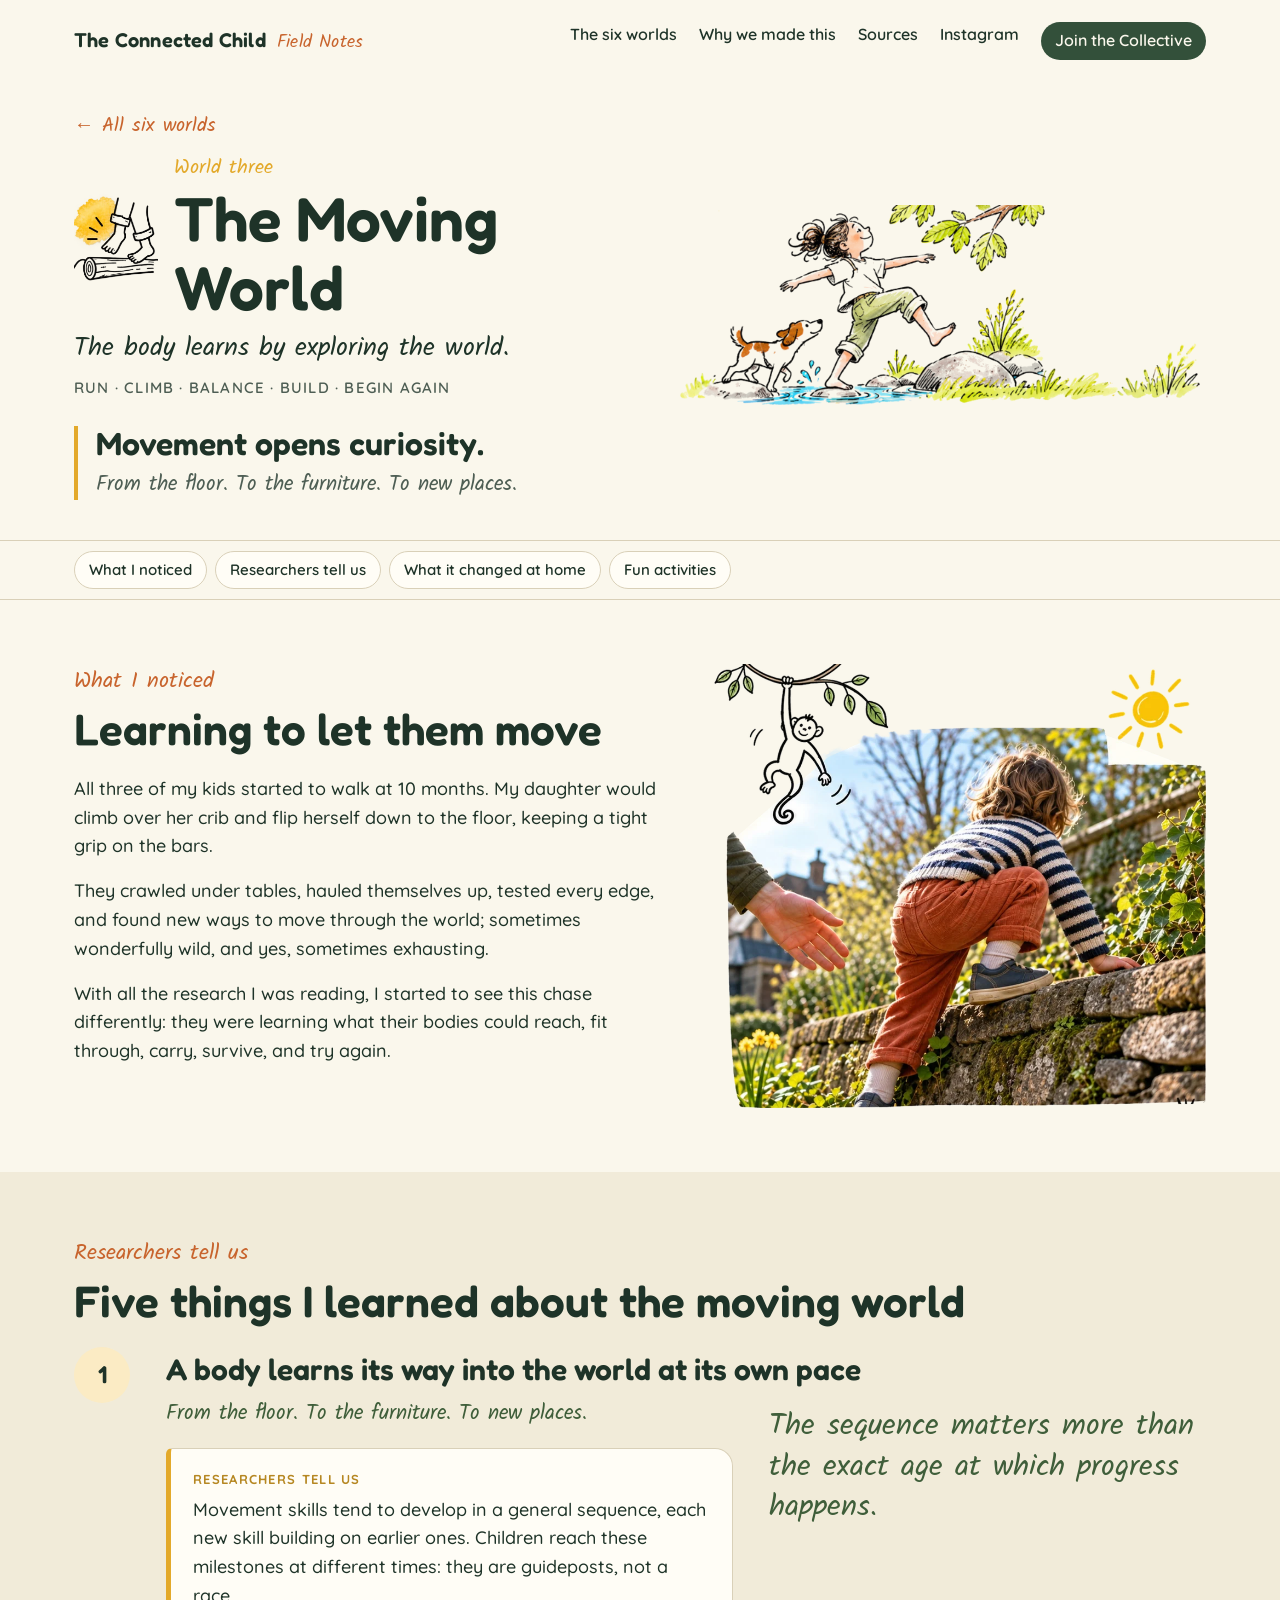
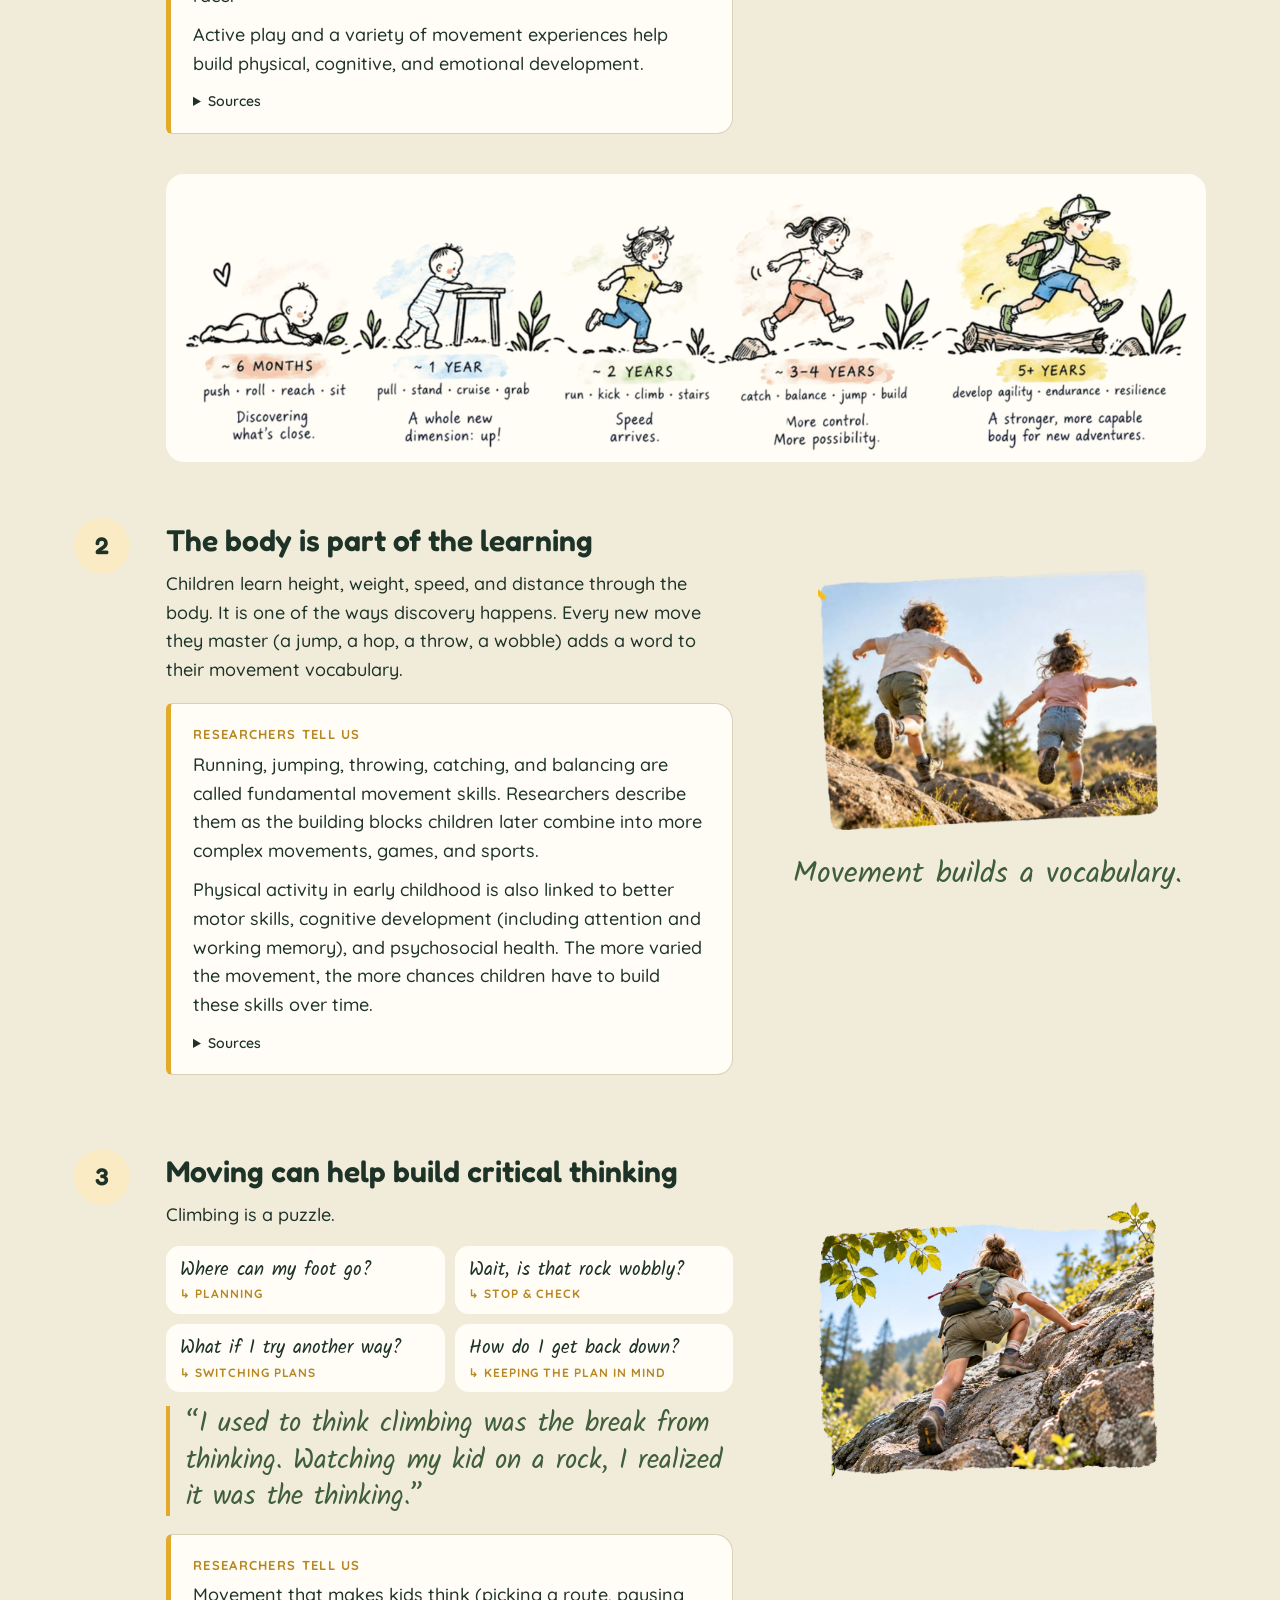
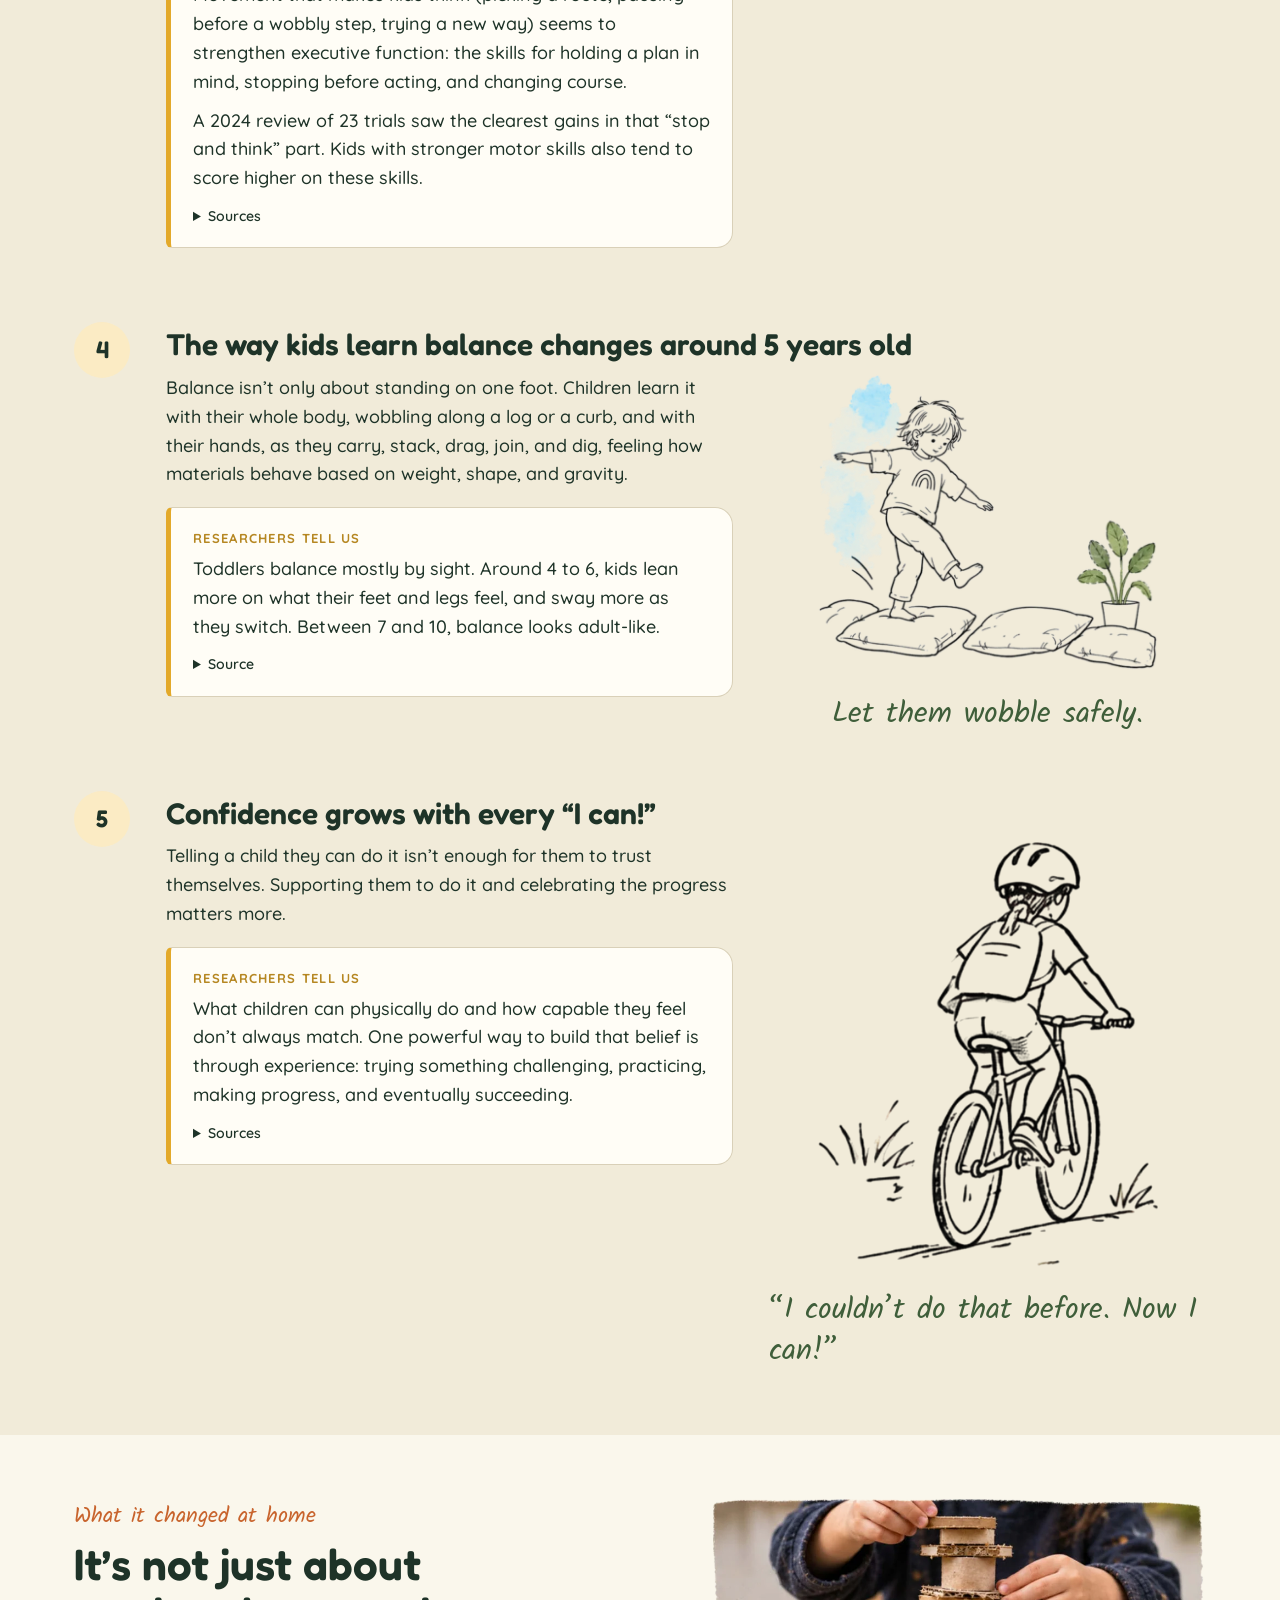
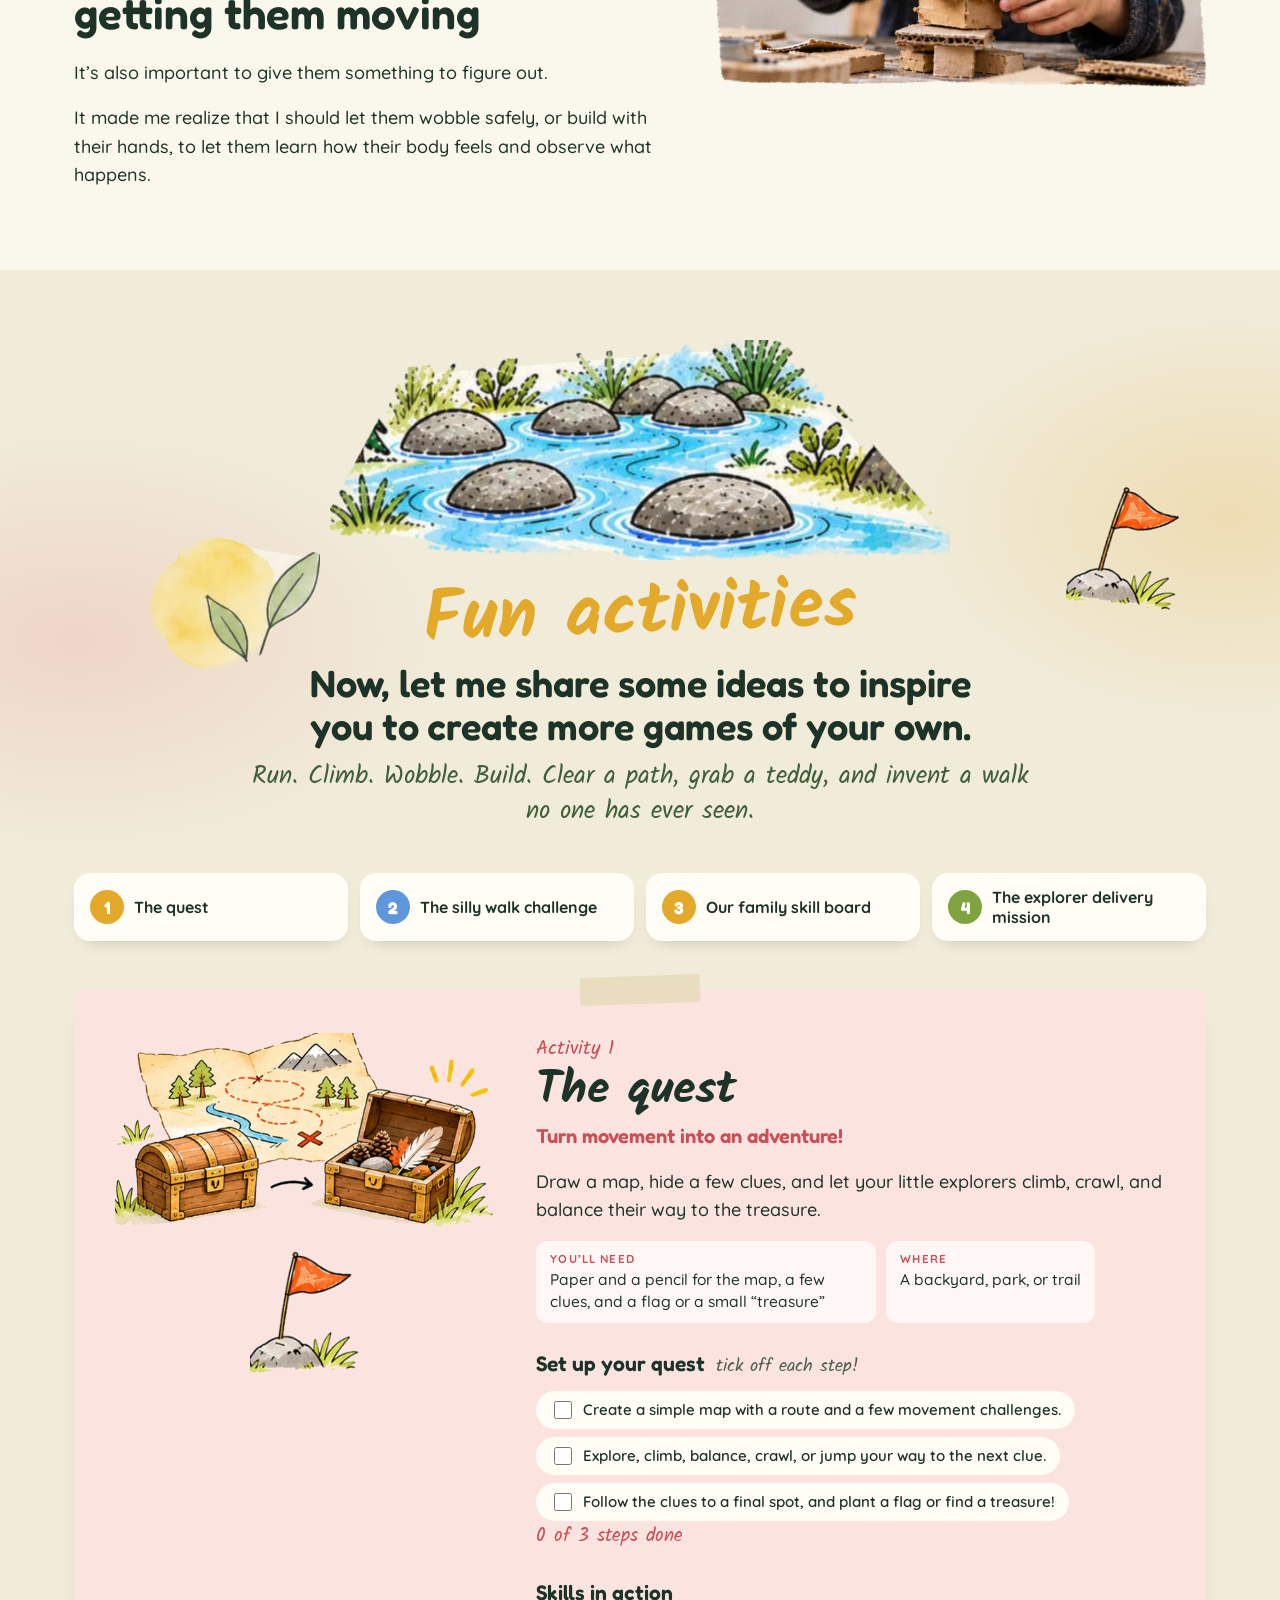
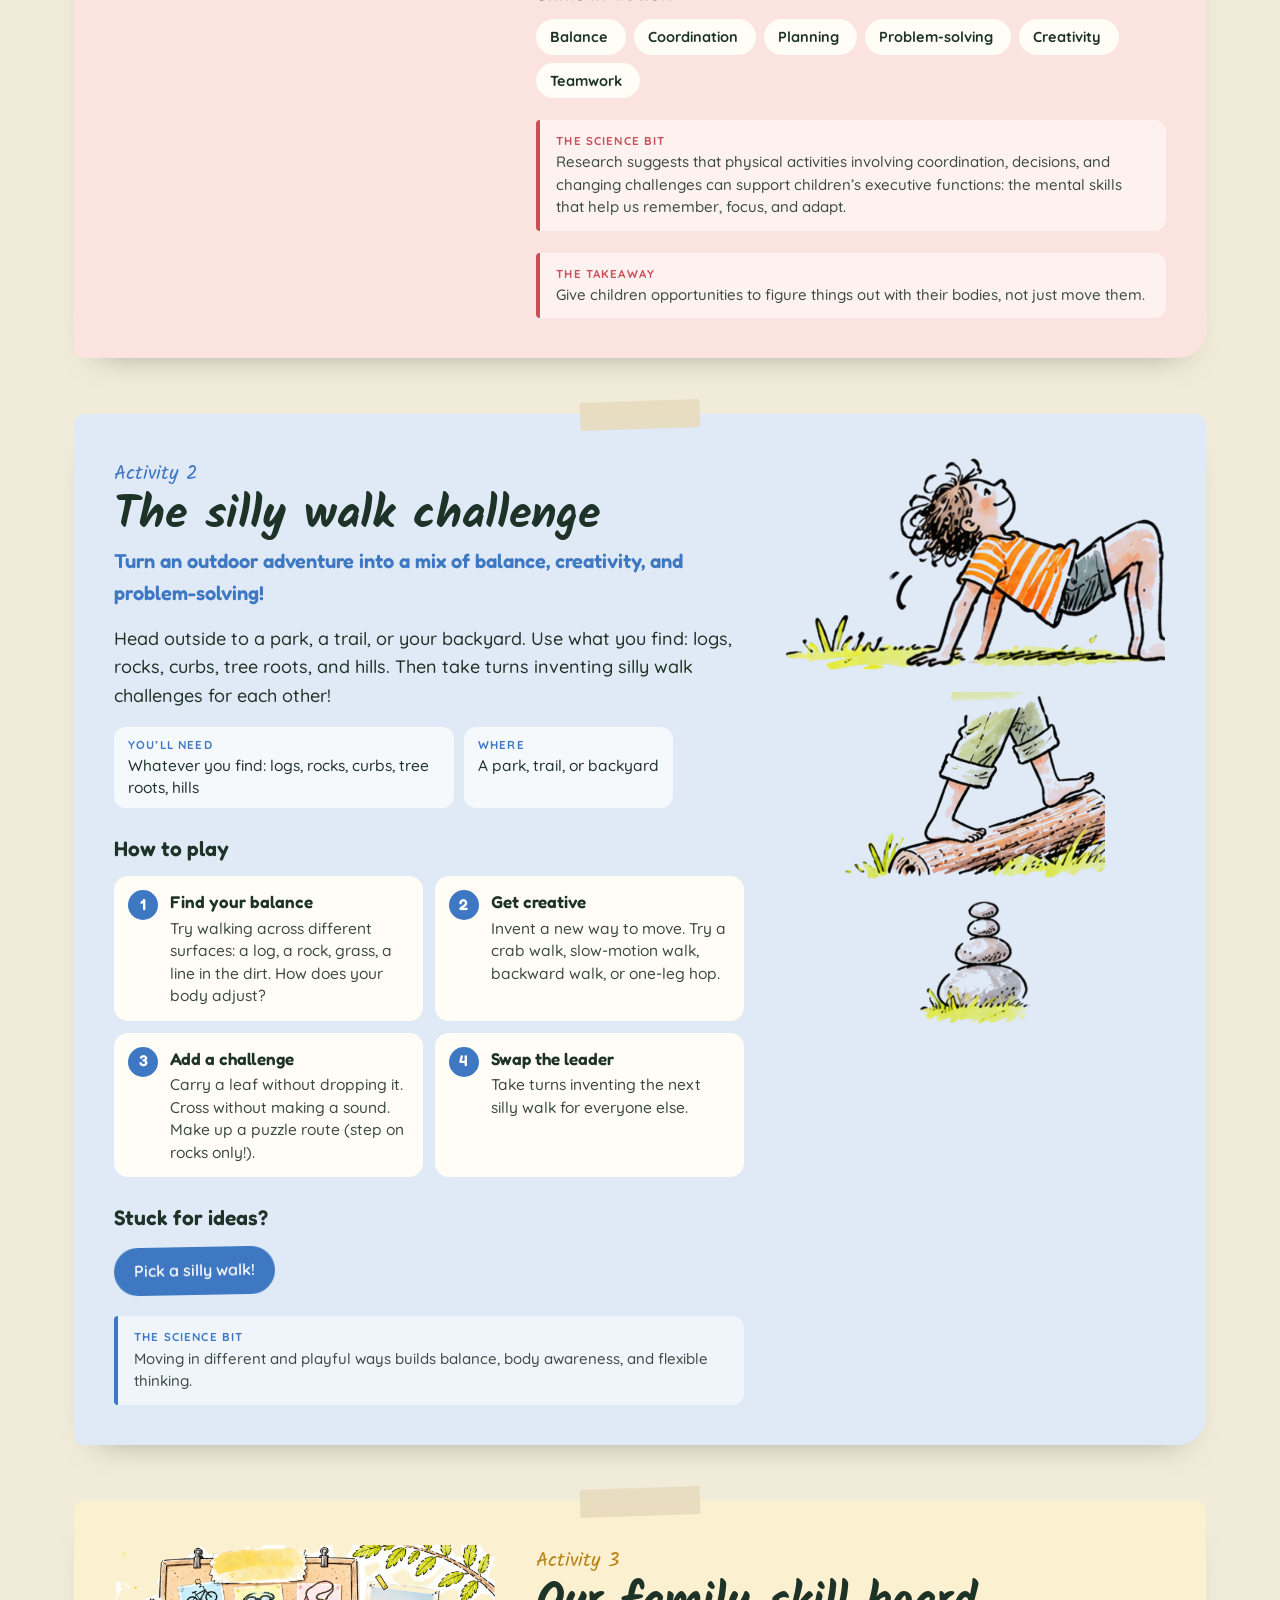
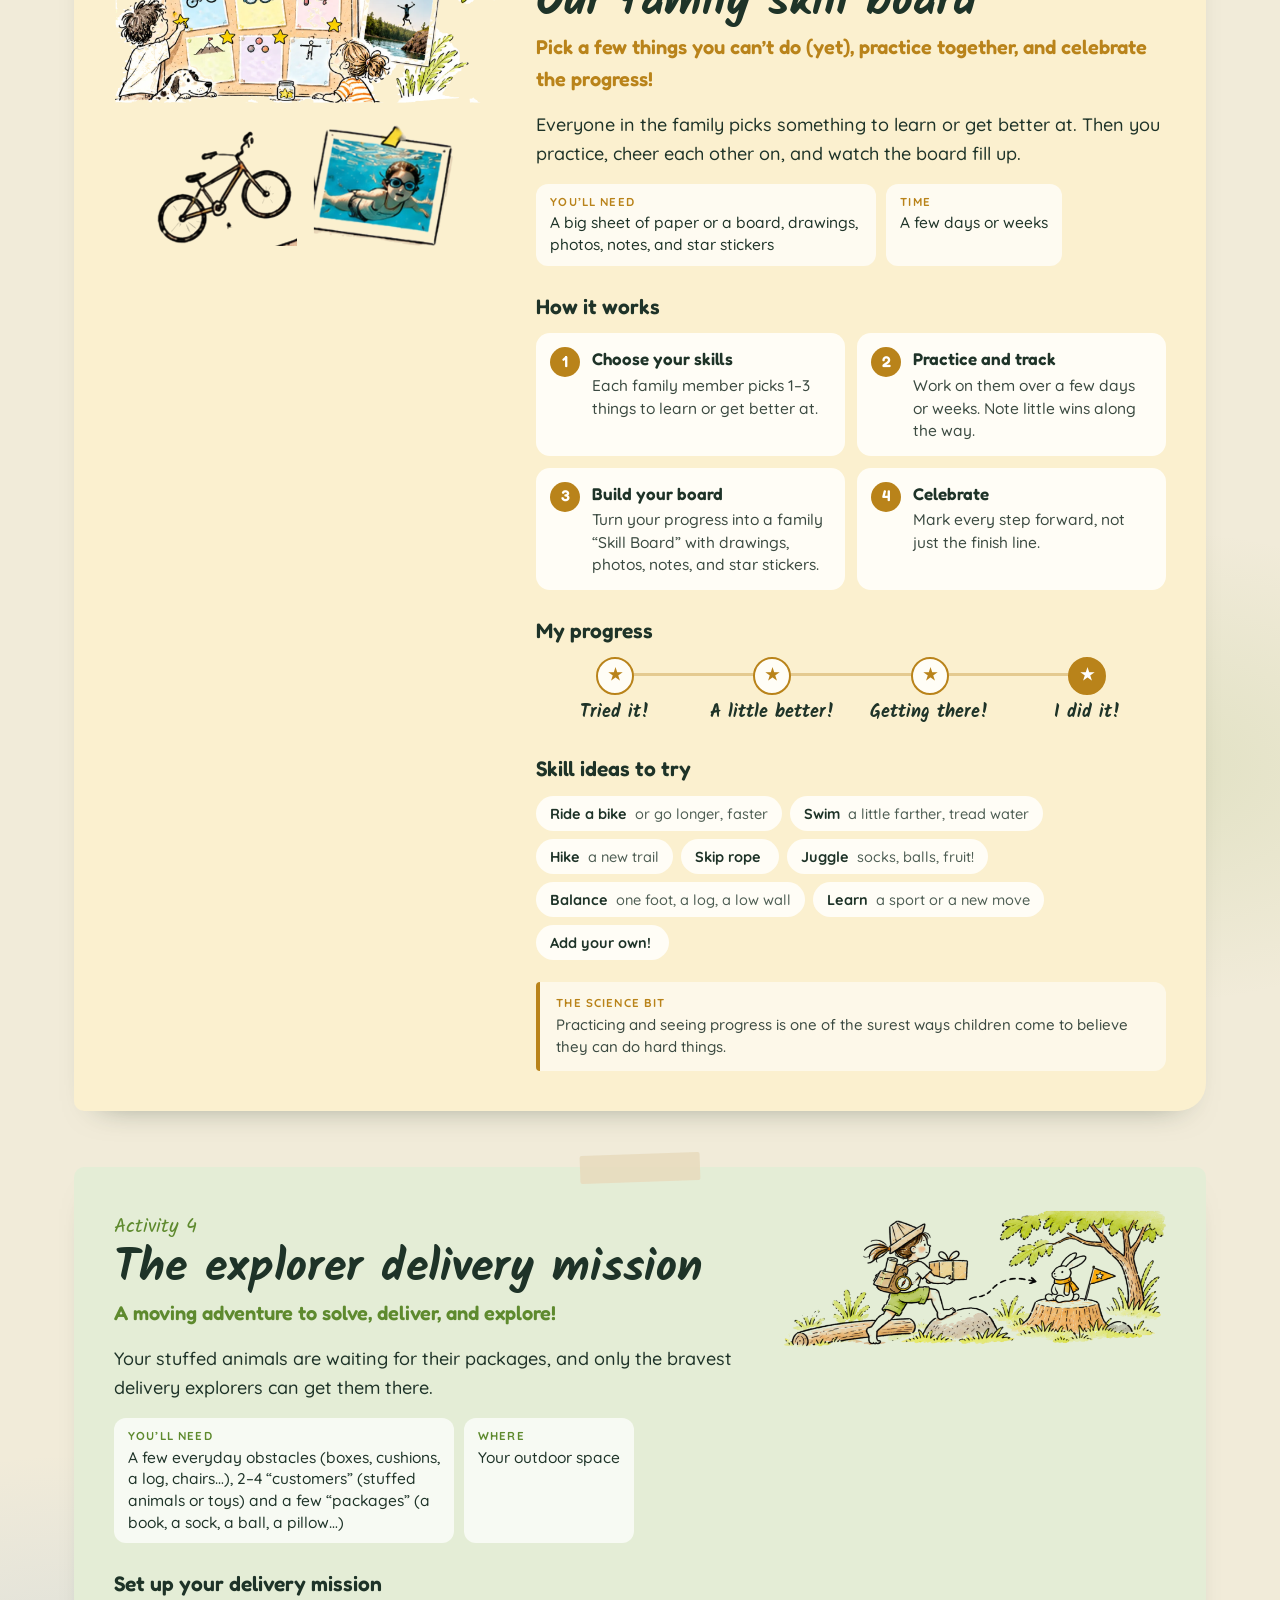
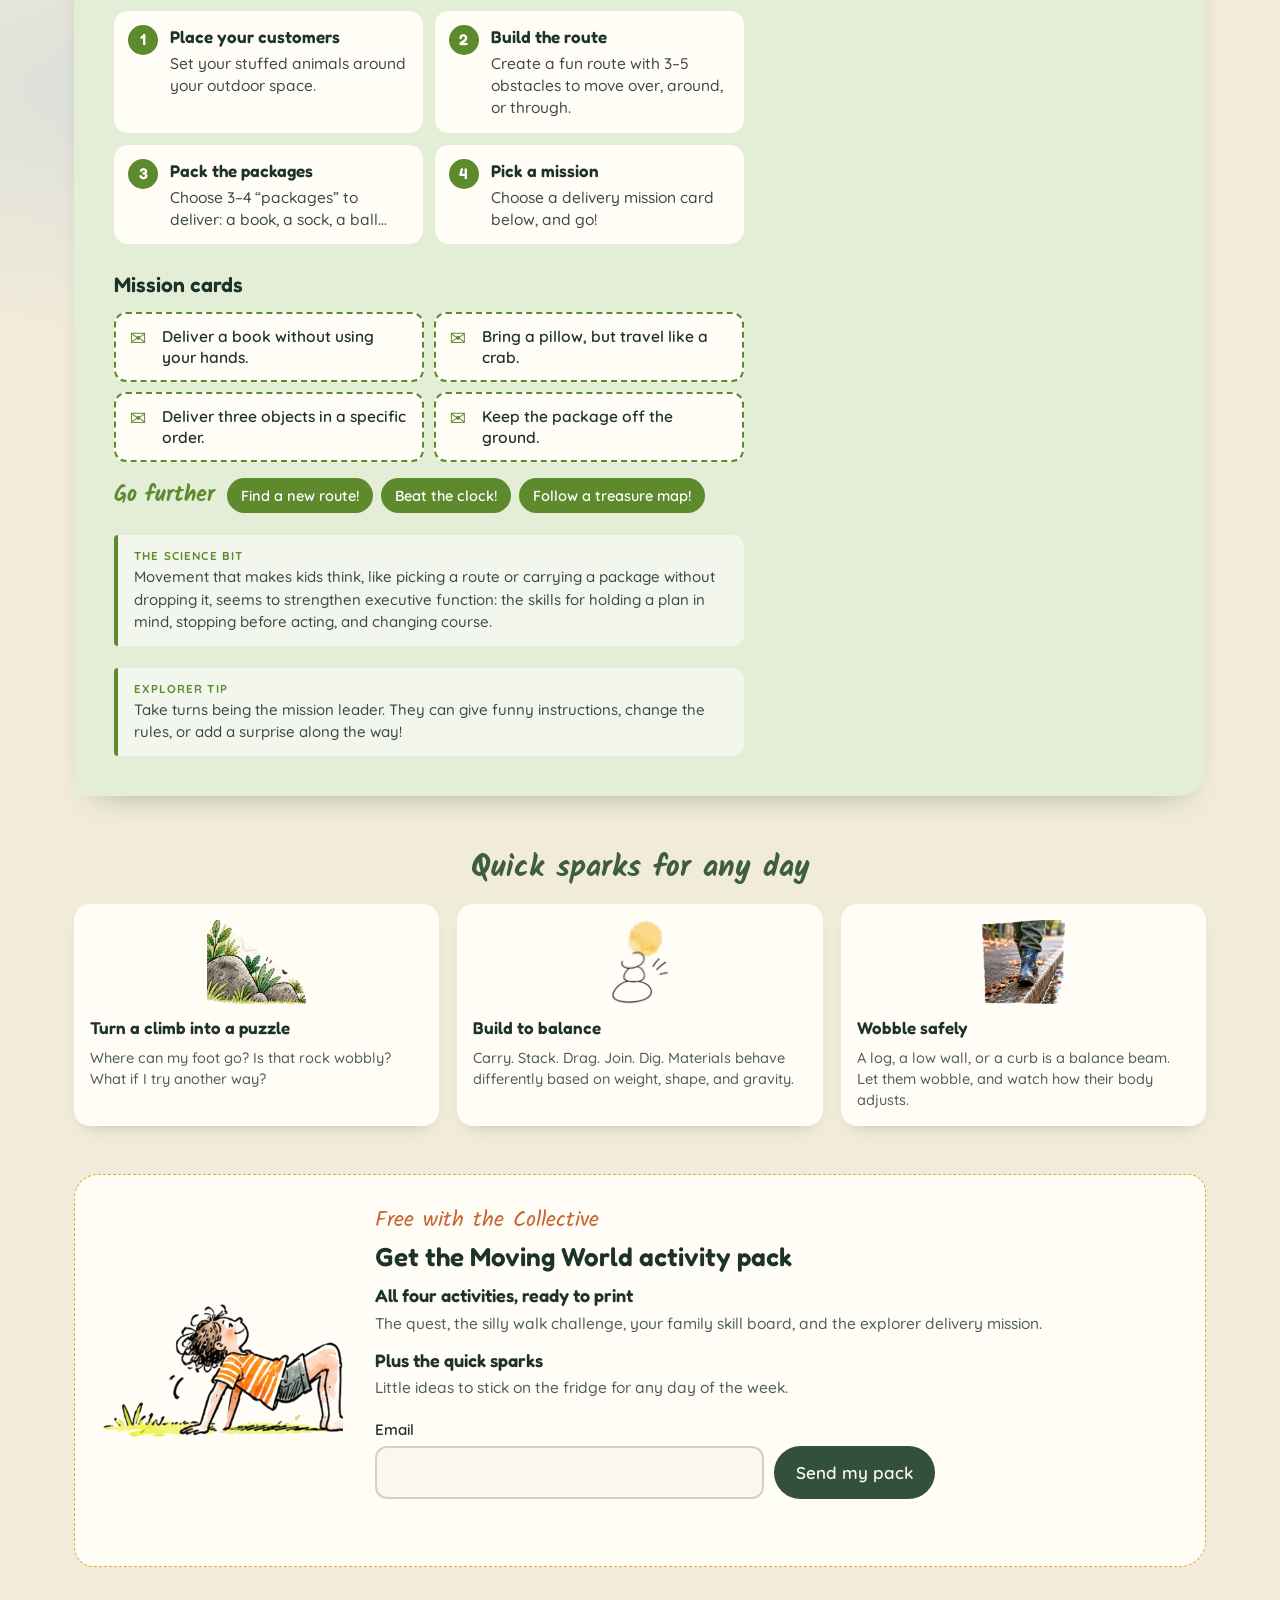
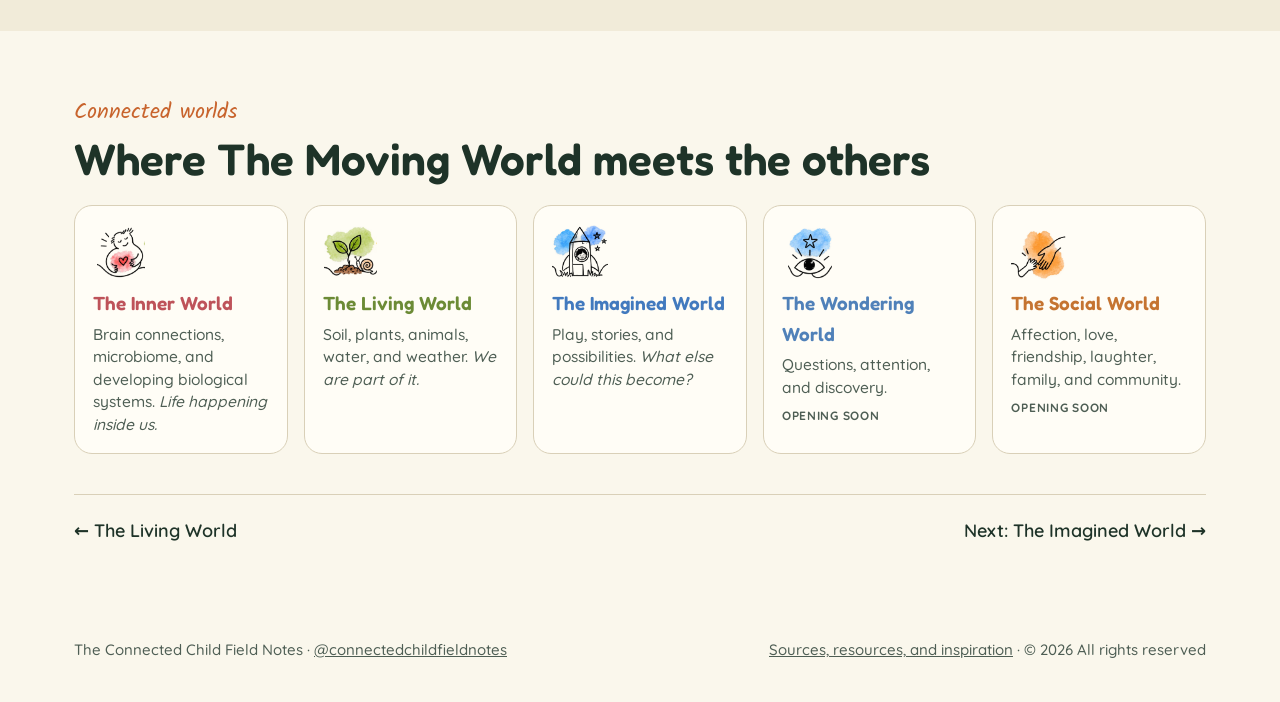
<file: moving-world.html>
<!DOCTYPE html>
<html lang="en">
<head>
<meta charset="utf-8">
<meta name="viewport" content="width=device-width, initial-scale=1">
<title>The Moving World · The Connected Child Field Notes</title>
<meta name="description" content="World three of The Connected Child Field Notes: what researchers tell us about movement, balance, thinking, and confidence, what it changed at home, and fun activities to get moving.">
<!--seo-->
<link rel="canonical" href="https://theconnectedchildfieldnotes.com/moving-world.html">
<meta property="og:type" content="website">
<meta property="og:site_name" content="The Connected Child Field Notes">
<meta property="og:title" content="The Moving World · The Connected Child Field Notes">
<meta property="og:description" content="World three of The Connected Child Field Notes: what researchers tell us about movement, balance, thinking, and confidence, what it changed at home, and fun activities to get moving.">
<meta property="og:url" content="https://theconnectedchildfieldnotes.com/moving-world.html">
<meta property="og:image" content="https://theconnectedchildfieldnotes.com/img/mov-hero.webp">
<meta name="twitter:card" content="summary_large_image">
<!--/seo-->
<link rel="preconnect" href="https://fonts.googleapis.com">
<link rel="preconnect" href="https://fonts.gstatic.com" crossorigin>
<link href="https://fonts.googleapis.com/css2?family=Fredoka:wght@500;600&family=Kalam:wght@400;700&family=Quicksand:wght@400;500;600;700&display=swap" rel="stylesheet">
<link rel="stylesheet" href="css/site.css">
<link rel="stylesheet" href="css/world.css">
<style>:root{--w:var(--moving);--w-soft:#FBEBC4}</style>
</head>
<body>

<header class="wrap top">
  <a class="mark" href="index.html">The Connected Child <span>Field Notes</span></a>
  <nav aria-label="Main">
    <a href="index.html#worlds">The six worlds</a>
    <a href="index.html#why">Why we made this</a>
    <a href="sources.html">Sources</a>
    <a href="https://www.instagram.com/connectedchildfieldnotes/" target="_blank" rel="noopener">Instagram</a>
    <a class="pill" href="index.html#signup">Join the Collective</a>
  </nav>
</header>

<main>
  <section class="wrap w-hero">
    <div>
      <a class="w-crumb" href="index.html#worlds">← All six worlds</a>
      <div class="w-title">
        <img src="img/moving.webp" width="328" height="349" alt="" aria-hidden="true">
        <div>
          <div class="num hand" style="color:var(--w);font-size:20px">World three</div>
          <h1>The Moving World</h1>
        </div>
      </div>
      <p class="w-tag">The body learns by exploring the world.</p>
      <p class="w-topics">run · climb · balance · build · begin again</p>
      <div class="w-question"><h2>Movement opens curiosity.</h2><p>From the floor. To the furniture. To new places.</p></div>
    </div>
    <img class="w-hero-img" src="img/mov-hero.webp" width="1400" height="539" alt="Illustration of a child and a dog playing outside, balancing and leaping across logs and stones.">
  </section>

  <nav class="w-nav" aria-label="On this page">
    <div class="wrap">
      <a href="#noticed">What I noticed</a>
      <a href="#research">Researchers tell us</a>
      <a href="#home">What it changed at home</a>
      <a href="#explore">Fun activities</a>
    </div>
  </nav>

  <section class="w-sec" id="noticed">
    <div class="wrap two">
      <div class="prose">
        <div class="w-label">What I noticed</div>
        <h2 class="big">Learning to let them move</h2>
        <p>All three of my kids started to walk at 10 months. My daughter would climb over her crib and flip herself down to the floor, keeping a tight grip on the bars.</p><p>They crawled under tables, hauled themselves up, tested every edge, and found new ways to move through the world; sometimes wonderfully wild, and yes, sometimes exhausting.</p><p>With all the research I was reading, I started to see this chase differently: they were learning what their bodies could reach, fit through, carry, survive, and try again.</p>
      </div>
      <div class="side" style="display:grid;gap:16px;justify-items:center"><img src="img/mov-climb.webp" width="800" height="635" alt="Photo of a child climbing over a mossy stone wall."></div>
    </div>
  </section>

  <section class="w-sec tint" id="research">
    <div class="wrap">
      <div class="w-label">Researchers tell us</div>
      <h2 class="big">Five things I learned about the moving world</h2>
      <div class="findings">
        <article class="finding">
          <div class="n">1</div>
          <div>
            <h3>A body learns its way into the world at its own pace</h3>
            <div class="finding-body">
              <div><p class="feel">From the floor. To the furniture. To new places.</p><div class="research"><div class="k">Researchers tell us</div><p>Movement skills tend to develop in a general sequence, each new skill building on earlier ones. Children reach these milestones at different times: they are guideposts, not a race.</p><p>Active play and a variety of movement experiences help build physical, cognitive, and emotional development.</p><details class="src"><summary>Sources</summary><ul><li>Centers for Disease Control and Prevention (2022). Developmental milestones, “Learn the Signs. Act Early.”</li><li>Noritz, G. H., Murphy, N. A. &amp; AAP Neuromotor Screening Expert Panel (2013). Motor delays: Early identification and evaluation. <em>Pediatrics</em>, 131(6), e2016–e2027.</li><li>World Health Organization (2019). Guidelines on physical activity, sedentary behaviour and sleep for children under 5 years of age.</li></ul></details></div></div>
              <div class="side"><p class="pull">The sequence matters more than the exact age at which progress happens.</p></div>
            </div><div class="wide-art"><img src="img/mov-sequence.webp" width="1600" height="399" alt="Illustrated timeline of a child growing up: at about 6 months pushing, rolling, reaching, and sitting; at 1 year pulling up, standing, and cruising; at 2 years running, kicking, and climbing; at 3 to 4 years catching, balancing, and jumping; and at 5 and up building agility, endurance, and resilience."></div>
          </div>
        </article>
        <article class="finding">
          <div class="n">2</div>
          <div>
            <h3>The body is part of the learning</h3>
            <div class="finding-body">
              <div><div class="prose"><p>Children learn height, weight, speed, and distance through the body. It is one of the ways discovery happens. Every new move they master (a jump, a hop, a throw, a wobble) adds a word to their movement vocabulary.</p></div><div class="research"><div class="k">Researchers tell us</div><p>Running, jumping, throwing, catching, and balancing are called fundamental movement skills. Researchers describe them as the building blocks children later combine into more complex movements, games, and sports.</p><p>Physical activity in early childhood is also linked to better motor skills, cognitive development (including attention and working memory), and psychosocial health. The more varied the movement, the more chances children have to build these skills over time.</p><details class="src"><summary>Sources</summary><ul><li>Flynn, R. J., Pringle, A. &amp; Roscoe, C. M. P. (2023). Direct parent engagement to improve fundamental movement skills in children: A systematic review. <em>Children</em>, 10(7), 1247.</li><li>Carson, V. et al. (2017). Systematic review of the relationships between physical activity and health indicators in the early years (0–4 years). <em>BMC Public Health</em>, 17(Suppl 5), 854.</li><li>Zeng, N. et al. (2017). Effects of physical activity on motor skills and cognitive development in early childhood: A systematic review. <em>BioMed Research International</em>, 2760716.</li><li>Morgan, P. J. et al. (2013). Fundamental movement skill interventions in youth: A systematic review and meta-analysis. <em>Pediatrics</em>, 132(5), e1361–e1383.</li></ul></details></div></div>
              <div class="side"><img src="img/mov-run.webp" width="800" height="613" alt="Photo of two children running across rocks on a sunny hillside."><p class="pull">Movement builds a vocabulary.</p></div>
            </div>
          </div>
        </article>
        <article class="finding">
          <div class="n">3</div>
          <div>
            <h3>Moving can help build critical thinking</h3>
            <div class="finding-body">
              <div><div class="prose"><p>Climbing is a puzzle.</p></div><div class="puzzle"><div>Where can my foot go?<span>↳ planning</span></div><div>Wait, is that rock wobbly?<span>↳ stop &amp; check</span></div><div>What if I try another way?<span>↳ switching plans</span></div><div>How do I get back down?<span>↳ keeping the plan in mind</span></div></div><p class="quote">“I used to think climbing was the break from thinking. Watching my kid on a rock, I realized it was the thinking.”</p><div class="research"><div class="k">Researchers tell us</div><p>Movement that makes kids think (picking a route, pausing before a wobbly step, trying a new way) seems to strengthen executive function: the skills for holding a plan in mind, stopping before acting, and changing course.</p><p>A 2024 review of 23 trials saw the clearest gains in that “stop and think” part. Kids with stronger motor skills also tend to score higher on these skills.</p><details class="src"><summary>Sources</summary><ul><li>Mao, F., Huang, F., Zhao, S. &amp; Fang, Q. (2024). Effects of cognitively engaging physical activity interventions on executive function in children and adolescents: A systematic review and meta-analysis. <em>Frontiers in Psychology</em>, 15, 1454447.</li><li>Bao, R. et al. (2024). Associations between motor competence and executive functions in children and adolescents: A systematic review and meta-analysis. <em>Sports Medicine</em>, 54, 2141–2156.</li></ul></details></div></div>
              <div class="side"><img src="img/mov-rock.webp" width="900" height="736" alt="Photo of a child climbing a large rock outdoors."></div>
            </div>
          </div>
        </article>
        <article class="finding">
          <div class="n">4</div>
          <div>
            <h3>The way kids learn balance changes around 5 years old</h3>
            <div class="finding-body">
              <div><div class="prose"><p>Balance isn’t only about standing on one foot. Children learn it with their whole body, wobbling along a log or a curb, and with their hands, as they carry, stack, drag, join, and dig, feeling how materials behave based on weight, shape, and gravity.</p></div><div class="research"><div class="k">Researchers tell us</div><p>Toddlers balance mostly by sight. Around 4 to 6, kids lean more on what their feet and legs feel, and sway more as they switch. Between 7 and 10, balance looks adult-like.</p><details class="src"><summary>Source</summary><ul><li>Shumway-Cook, A. &amp; Woollacott, M. H. (1985). The growth of stability: Postural control from a developmental perspective. <em>Journal of Motor Behavior</em>, 17(2), 131–147.</li></ul></details></div></div>
              <div class="side"><img src="img/mov-balance.webp" width="700" height="610" alt="Line drawing of a child balancing across stepping stones."><p class="pull">Let them wobble safely.</p></div>
            </div>
          </div>
        </article>
        <article class="finding">
          <div class="n">5</div>
          <div>
            <h3>Confidence grows with every “I can!”</h3>
            <div class="finding-body">
              <div><div class="prose"><p>Telling a child they can do it isn’t enough for them to trust themselves. Supporting them to do it and celebrating the progress matters more.</p></div><div class="research"><div class="k">Researchers tell us</div><p>What children can physically do and how capable they feel don’t always match. One powerful way to build that belief is through experience: trying something challenging, practicing, making progress, and eventually succeeding.</p><details class="src"><summary>Sources</summary><ul><li>De Meester, A. et al. (2020). The relationship between actual and perceived motor competence in children, adolescents and young adults: A systematic review and meta-analysis. <em>Sports Medicine</em>, 50, 2001–2049.</li><li>Bandura, A. (1997). <em>Self-efficacy: The exercise of control</em>. W. H. Freeman.</li></ul></details></div></div>
              <div class="side"><img src="img/mov-bike.webp" width="401" height="500" alt="Line drawing of a child riding a bike."><p class="pull">“I couldn’t do that before. Now I can!”</p></div>
            </div>
          </div>
        </article>
      </div>
      
    </div>
  </section>

  <section class="w-sec" id="home">
    <div class="wrap two">
      <div class="prose">
        <div class="w-label">What it changed at home</div>
        <h2 class="big">It’s not just about getting them moving</h2>
        <p>It’s also important to give them something to figure out.</p><p>It made me realize that I should let them wobble safely, or build with their hands, to let them learn how their body feels and observe what happens.</p>
        
      </div>
      <img src="img/mov-blocks.webp" width="900" height="342" alt="Photo of a child’s hands stacking wooden blocks.">
    </div>
  </section>

  <section class="w-sec explore" id="explore">
    <div class="wrap">
      <div class="ex-head">
        <img class="garland" src="img/mov-stepping.webp" width="716" height="254" alt="" aria-hidden="true">
        <div class="ex-title">
          <img class="ex-blob" src="img/leaf-blob.webp" width="277" height="213" alt="" aria-hidden="true">
          <div class="ex-kicker">Fun activities</div>
          <h2>Now, let me share some ideas to inspire you to create more games of your own.</h2>
          <p class="ex-sub">Run. Climb. Wobble. Build. Clear a path, grab a teddy, and invent a walk no one has ever seen.</p>
        </div>
        <img class="ex-bug" src="img/mov-quest-flag.webp" width="129" height="146" alt="" aria-hidden="true">
      </div>
      <nav class="ex-menu" aria-label="Activities on this page" style="--cols:4"><a href="#act-quest" class="m1"><b>1</b>The quest</a><a href="#act-walks" class="m2"><b>2</b>The silly walk challenge</a><a href="#act-skills" class="m3"><b>3</b>Our family skill board</a><a href="#act-delivery" class="m4"><b>4</b>The explorer delivery mission</a></nav>
      
      <article class="lesson l1" id="act-quest">
        <div class="l-art"><img src="img/mov-quest-map.webp" width="540" height="277" alt="Illustration of a treasure map with a dotted route, a river, and an X, next to a closed treasure chest and an open one filled with a pinecone, a feather, and stones." style="width:min(380px,100%)"><img src="img/mov-quest-flag.webp" width="129" height="146" alt="Drawing of a little orange flag planted on a rock." style="width:110px"></div>
        <div class="l-body"><div class="l-num">Activity 1</div>
          <h3>The quest</h3>
          <p class="l-tag">Turn movement into an adventure!</p>
          <p>Draw a map, hide a few clues, and let your little explorers climb, crawl, and balance their way to the treasure.</p>
          <div class="facts"><div><span>You’ll need</span>Paper and a pencil for the map, a few clues, and a flag or a small “treasure”</div><div><span>Where</span>A backyard, park, or trail</div></div><h4 class="l-h">Set up your quest <small>tick off each step!</small></h4><ul class="hunt" data-label="steps done" data-done="Quest complete! Time to plant that flag."><li><label><input type="checkbox"><span>Create a simple map with a route and a few movement challenges.</span></label></li><li><label><input type="checkbox"><span>Explore, climb, balance, crawl, or jump your way to the next clue.</span></label></li><li><label><input type="checkbox"><span>Follow the clues to a final spot, and plant a flag or find a treasure!</span></label></li></ul><p class="hunt-count"></p><h4 class="l-h">Skills in action</h4><ul class="ingr"><li><b>Balance</b></li><li><b>Coordination</b></li><li><b>Planning</b></li><li><b>Problem-solving</b></li><li><b>Creativity</b></li><li><b>Teamwork</b></li></ul><div class="science"><b>The science bit</b> Research suggests that physical activities involving coordination, decisions, and changing challenges can support children’s executive functions: the mental skills that help us remember, focus, and adapt.</div><div class="science"><b>The takeaway</b> Give children opportunities to figure things out with their bodies, not just move them.</div></div>
      </article>
      <article class="lesson l2 flip" id="act-walks">
        <div class="l-art"><img src="img/mov-wobble.webp" width="697" height="388" alt="Illustration of a child wobbling with arms out, balancing on one foot."><img src="img/mov-feet.webp" width="687" height="495" alt="Drawing of bare feet balancing along a log." style="width:260px"><img src="img/mov-stones.webp" width="259" height="290" alt="" aria-hidden="true" style="width:110px"></div>
        <div class="l-body"><div class="l-num">Activity 2</div>
          <h3>The silly walk challenge</h3>
          <p class="l-tag">Turn an outdoor adventure into a mix of balance, creativity, and problem-solving!</p>
          <p>Head outside to a park, a trail, or your backyard. Use what you find: logs, rocks, curbs, tree roots, and hills. Then take turns inventing silly walk challenges for each other!</p>
          <div class="facts"><div><span>You’ll need</span>Whatever you find: logs, rocks, curbs, tree roots, hills</div><div><span>Where</span>A park, trail, or backyard</div></div><h4 class="l-h">How to play</h4><ol class="steps4"><li><b>Find your balance</b>Try walking across different surfaces: a log, a rock, grass, a line in the dirt. How does your body adjust?</li><li><b>Get creative</b>Invent a new way to move. Try a crab walk, slow-motion walk, backward walk, or one-leg hop.</li><li><b>Add a challenge</b>Carry a leaf without dropping it. Cross without making a sound. Make up a puzzle route (step on rocks only!).</li><li><b>Swap the leader</b>Take turns inventing the next silly walk for everyone else.</li></ol><h4 class="l-h">Stuck for ideas?</h4><div class="spin" data-options='["Crab walk", "Slow-motion walk", "Backward walk", "One-leg hop", "Cross without making a sound", "Rocks only!", "Carry a leaf without dropping it", "Walk like your favorite animal"]'><button type="button">Pick a silly walk!</button><output aria-live="polite"></output></div><div class="science"><b>The science bit</b> Moving in different and playful ways builds balance, body awareness, and flexible thinking.</div></div>
      </article>
      <article class="lesson l3" id="act-skills">
        <div class="l-art"><img src="img/mov-board.webp" width="1200" height="502" alt="Illustration of a family skill board with drawings, photos, and stars pinned to it."><div style="display:flex;gap:16px;align-items:end"><img src="img/mov-bike2.webp" width="267" height="220" alt="Drawing of a bike." style="width:140px"><img src="img/mov-swim.webp" width="351" height="303" alt="Photo of a child swimming underwater." style="width:140px"></div></div>
        <div class="l-body"><div class="l-num">Activity 3</div>
          <h3>Our family skill board</h3>
          <p class="l-tag">Pick a few things you can’t do (yet), practice together, and celebrate the progress!</p>
          <p>Everyone in the family picks something to learn or get better at. Then you practice, cheer each other on, and watch the board fill up.</p>
          <div class="facts"><div><span>You’ll need</span>A big sheet of paper or a board, drawings, photos, notes, and star stickers</div><div><span>Time</span>A few days or weeks</div></div><h4 class="l-h">How it works</h4><ol class="steps4"><li><b>Choose your skills</b>Each family member picks 1–3 things to learn or get better at.</li><li><b>Practice and track</b>Work on them over a few days or weeks. Note little wins along the way.</li><li><b>Build your board</b>Turn your progress into a family “Skill Board” with drawings, photos, notes, and star stickers.</li><li><b>Celebrate</b>Mark every step forward, not just the finish line.</li></ol><h4 class="l-h">My progress</h4><ol class="track"><li>Tried it!</li><li>A little better!</li><li>Getting there!</li><li>I did it!</li></ol><h4 class="l-h">Skill ideas to try</h4><ul class="ingr"><li><b>Ride a bike</b> or go longer, faster</li><li><b>Swim</b> a little farther, tread water</li><li><b>Hike</b> a new trail</li><li><b>Skip rope</b></li><li><b>Juggle</b> socks, balls, fruit!</li><li><b>Balance</b> one foot, a log, a low wall</li><li><b>Learn</b> a sport or a new move</li><li><b>Add your own!</b></li></ul><div class="science"><b>The science bit</b> Practicing and seeing progress is one of the surest ways children come to believe they can do hard things.</div></div>
      </article>
      <article class="lesson l4 flip" id="act-delivery">
        <div class="l-art"><img src="img/mov-delivery.webp" width="1400" height="498" alt="Illustration of a girl in an explorer hat stepping across a log and a rock, carrying a package to a bunny waiting on a tree stump with a little flag." style="width:100%"></div>
        <div class="l-body"><div class="l-num">Activity 4</div>
          <h3>The explorer delivery mission</h3>
          <p class="l-tag">A moving adventure to solve, deliver, and explore!</p>
          <p>Your stuffed animals are waiting for their packages, and only the bravest delivery explorers can get them there.</p>
          <div class="facts"><div><span>You’ll need</span>A few everyday obstacles (boxes, cushions, a log, chairs…), 2–4 “customers” (stuffed animals or toys) and a few “packages” (a book, a sock, a ball, a pillow…)</div><div><span>Where</span>Your outdoor space</div></div><h4 class="l-h">Set up your delivery mission</h4><ol class="steps4"><li><b>Place your customers</b>Set your stuffed animals around your outdoor space.</li><li><b>Build the route</b>Create a fun route with 3–5 obstacles to move over, around, or through.</li><li><b>Pack the packages</b>Choose 3–4 “packages” to deliver: a book, a sock, a ball…</li><li><b>Pick a mission</b>Choose a delivery mission card below, and go!</li></ol><h4 class="l-h">Mission cards</h4><div class="tickets"><div class="ticket">Deliver a book without using your hands.</div><div class="ticket">Bring a pillow, but travel like a crab.</div><div class="ticket">Deliver three objects in a specific order.</div><div class="ticket">Keep the package off the ground.</div></div><div class="further"><b>Go further</b><span>Find a new route!</span><span>Beat the clock!</span><span>Follow a treasure map!</span></div><div class="science"><b>The science bit</b> Movement that makes kids think, like picking a route or carrying a package without dropping it, seems to strengthen executive function: the skills for holding a plan in mind, stopping before acting, and changing course.</div><div class="science"><b>Explorer tip</b> Take turns being the mission leader. They can give funny instructions, change the rules, or add a surprise along the way!</div></div>
      </article>
      <div class="sparks">
        <h3 class="g-label">Quick sparks for any day</h3>
        <div class="spark-row"><div class="spark"><img src="img/mov-rocks.webp" width="604" height="511" alt="Drawing of rocks and plants."><b>Turn a climb into a puzzle</b><p>Where can my foot go? Is that rock wobbly? What if I try another way?</p></div><div class="spark"><img src="img/mov-stack.webp" width="122" height="176" alt="Drawing of stacked stones."><b>Build to balance</b><p>Carry. Stack. Drag. Join. Dig. Materials behave differently based on weight, shape, and gravity.</p></div><div class="spark"><img src="img/mov-curb.webp" width="623" height="630" alt="Photo of a child in rain boots balancing along a curb."><b>Wobble safely</b><p>A log, a low wall, or a curb is a balance beam. Let them wobble, and watch how their body adjusts.</p></div></div>
      </div>

      <div class="pack" id="join">
        <img src="img/mov-wobble.webp" width="697" height="388" alt="Illustration of a child balancing on one foot.">
        <div>
          <div class="w-label">Free with the Collective</div>
          <h3>Get the Moving World activity pack</h3>
          <ul><li><strong>All four activities, ready to print</strong><span>The quest, the silly walk challenge, your family skill board, and the explorer delivery mission.</span></li><li><strong>Plus the quick sparks</strong><span>Little ideas to stick on the fridge for any day of the week.</span></li></ul>
          <form id="pack-form" data-world="moving" novalidate>
            <div class="field">
              <label for="pack-email">Email</label>
              <input id="pack-email" type="email" autocomplete="email" required>
            </div>
            <button type="submit">Send my pack</button>
            <p class="thanks" id="pack-thanks" aria-live="polite"></p>
          </form>
        </div>
      </div>
    </div>
  </section>

  <section class="w-sec">
    <div class="wrap">
      <div class="w-label">Connected worlds</div>
      <h2 class="big">Where The Moving World meets the others</h2>
      <div class="links"><a class="link" href="inner-world.html" style="--c:var(--inner)"><img src="img/inner.webp" width="297" height="349" alt="" aria-hidden="true"><div><h4>The Inner World</h4><p>Brain connections, microbiome, and developing biological systems. <i>Life happening inside us.</i></p></div></a><a class="link" href="living-world.html" style="--c:var(--living)"><img src="img/living.webp" width="327" height="349" alt="" aria-hidden="true"><div><h4>The Living World</h4><p>Soil, plants, animals, water, and weather. <i>We are part of it.</i></p></div></a><a class="link" href="imagined-world.html" style="--c:var(--imagined)"><img src="img/imagined.webp" width="358" height="349" alt="" aria-hidden="true"><div><h4>The Imagined World</h4><p>Play, stories, and possibilities. <i>What else could this become?</i></p></div></a><div class="link" style="--c:var(--wondering)"><img src="img/wondering.webp" width="277" height="349" alt="" aria-hidden="true"><div><h4>The Wondering World</h4><p>Questions, attention, and discovery.</p><span class="soon">Opening soon</span></div></div><div class="link" style="--c:var(--social)"><img src="img/social.webp" width="359" height="349" alt="" aria-hidden="true"><div><h4>The Social World</h4><p>Affection, love, friendship, laughter, family, and community.</p><span class="soon">Opening soon</span></div></div></div>
      <div class="next">
        <a href="living-world.html">← The Living World</a>
        <a href="imagined-world.html">Next: The Imagined World →</a>
      </div>
    </div>
  </section>
</main>

<footer>
  <div class="wrap">
    <span>The Connected Child Field Notes · <a href="https://www.instagram.com/connectedchildfieldnotes/" target="_blank" rel="noopener">@connectedchildfieldnotes</a></span>
    <span><a href="sources.html">Sources, resources, and inspiration</a> · © 2026 All rights reserved</span>
  </div>
</footer>

<script>
document.querySelectorAll('.hunt').forEach(h => {
  const out = h.parentElement.querySelector('.hunt-count');
  const boxes = h.querySelectorAll('input');
  const upd = () => { const n = [...boxes].filter(b => b.checked).length; out.textContent = n === boxes.length ? (h.dataset.done || 'You found them all! Real naturalists.') : n + ' of ' + boxes.length + ' ' + (h.dataset.label || 'signs found'); };
  boxes.forEach(b => b.addEventListener('change', upd)); upd();
});
document.querySelectorAll('.spin').forEach(sp => {
  const opts = JSON.parse(sp.dataset.options); const out = sp.querySelector('output'); let last = -1;
  sp.querySelector('button').addEventListener('click', () => { let i; do { i = Math.floor(Math.random() * opts.length); } while (i === last && opts.length > 1); last = i; out.textContent = opts[i]; });
});
</script>
<script src="js/signup.js"></script>
</body>
</html>
</file>
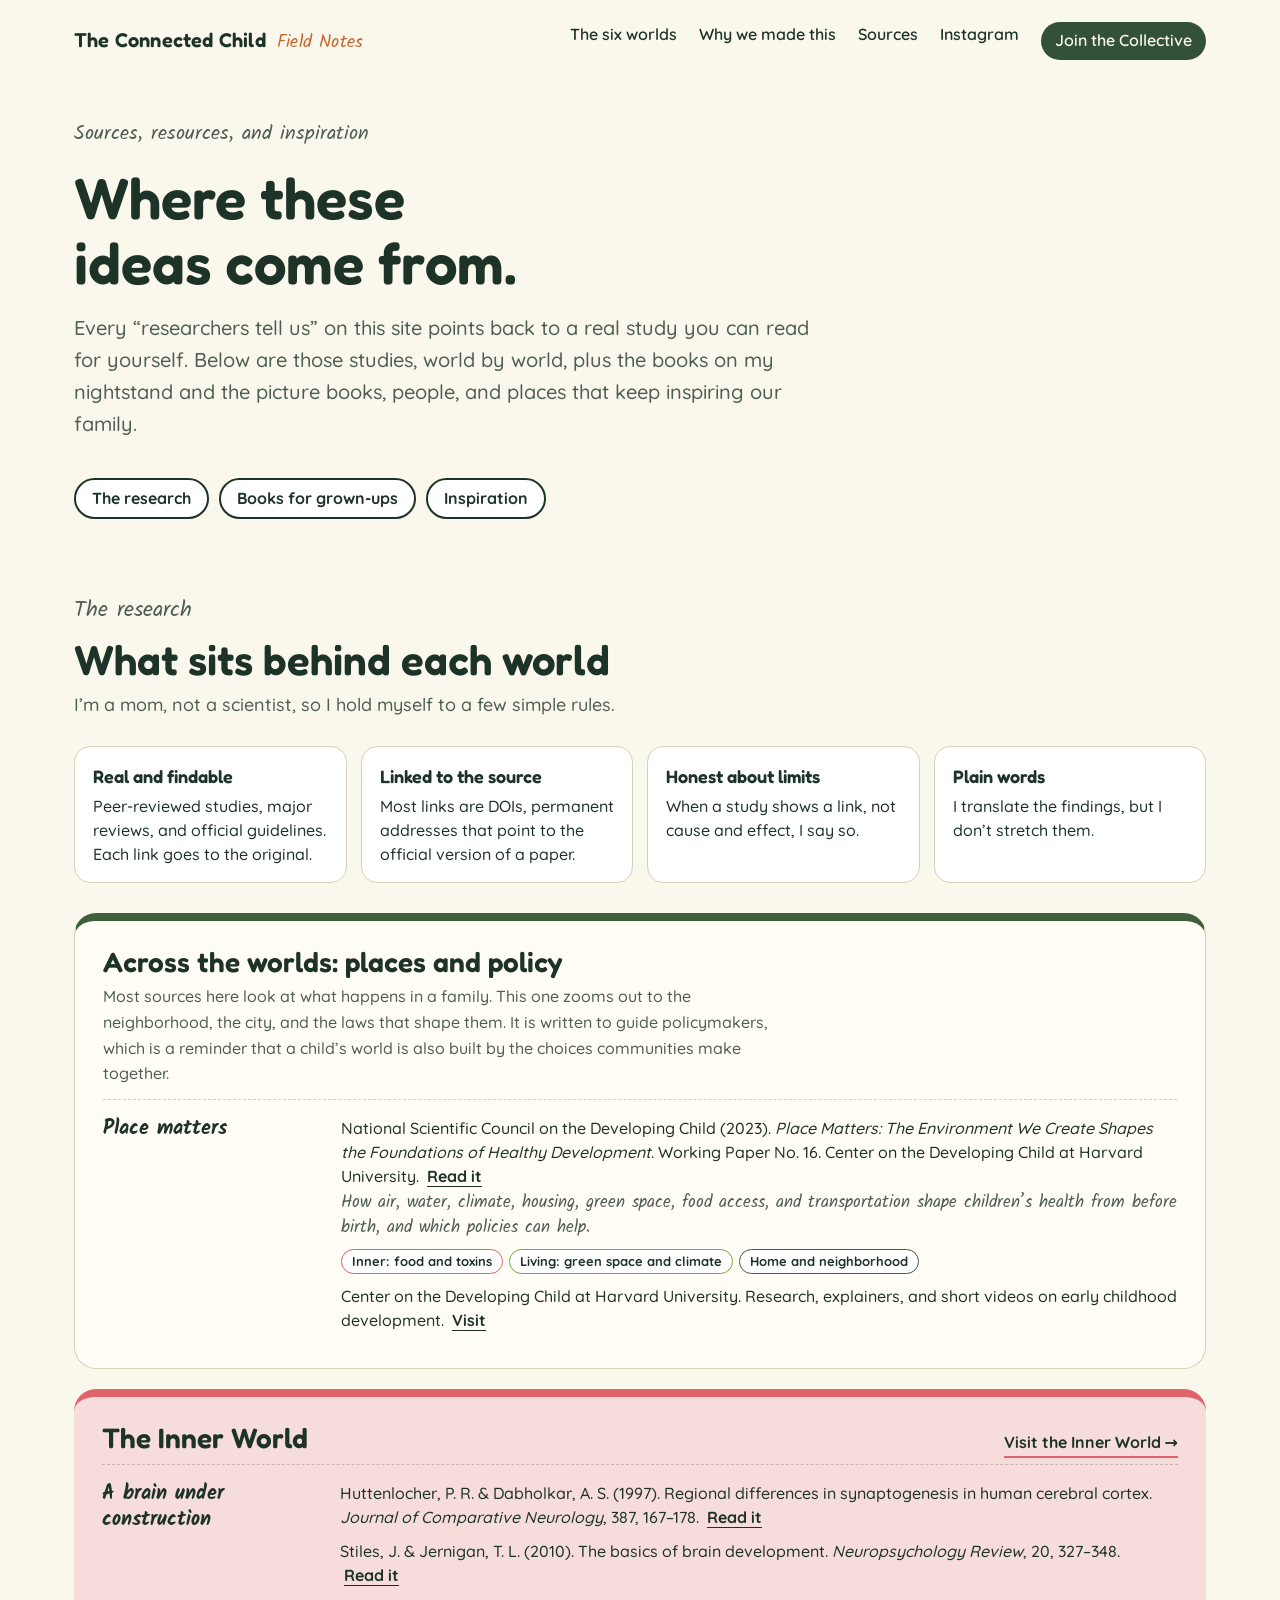
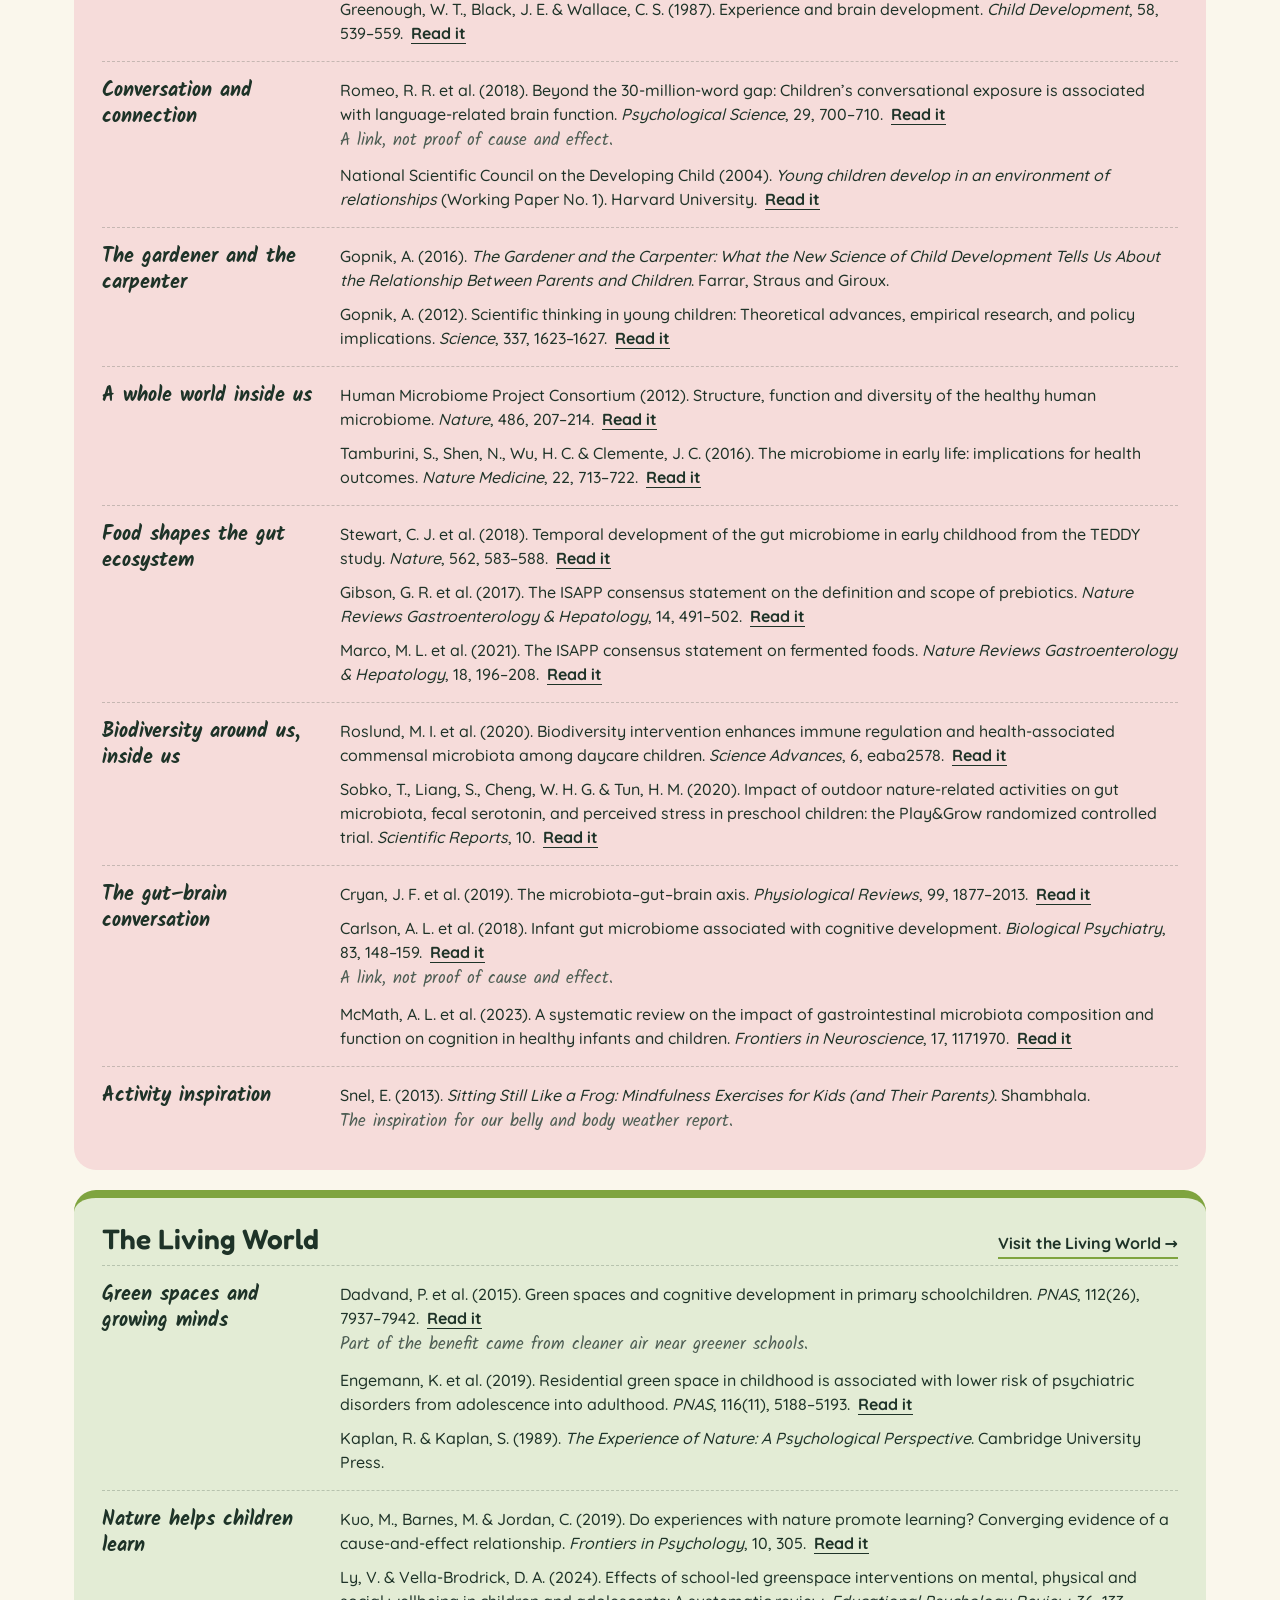
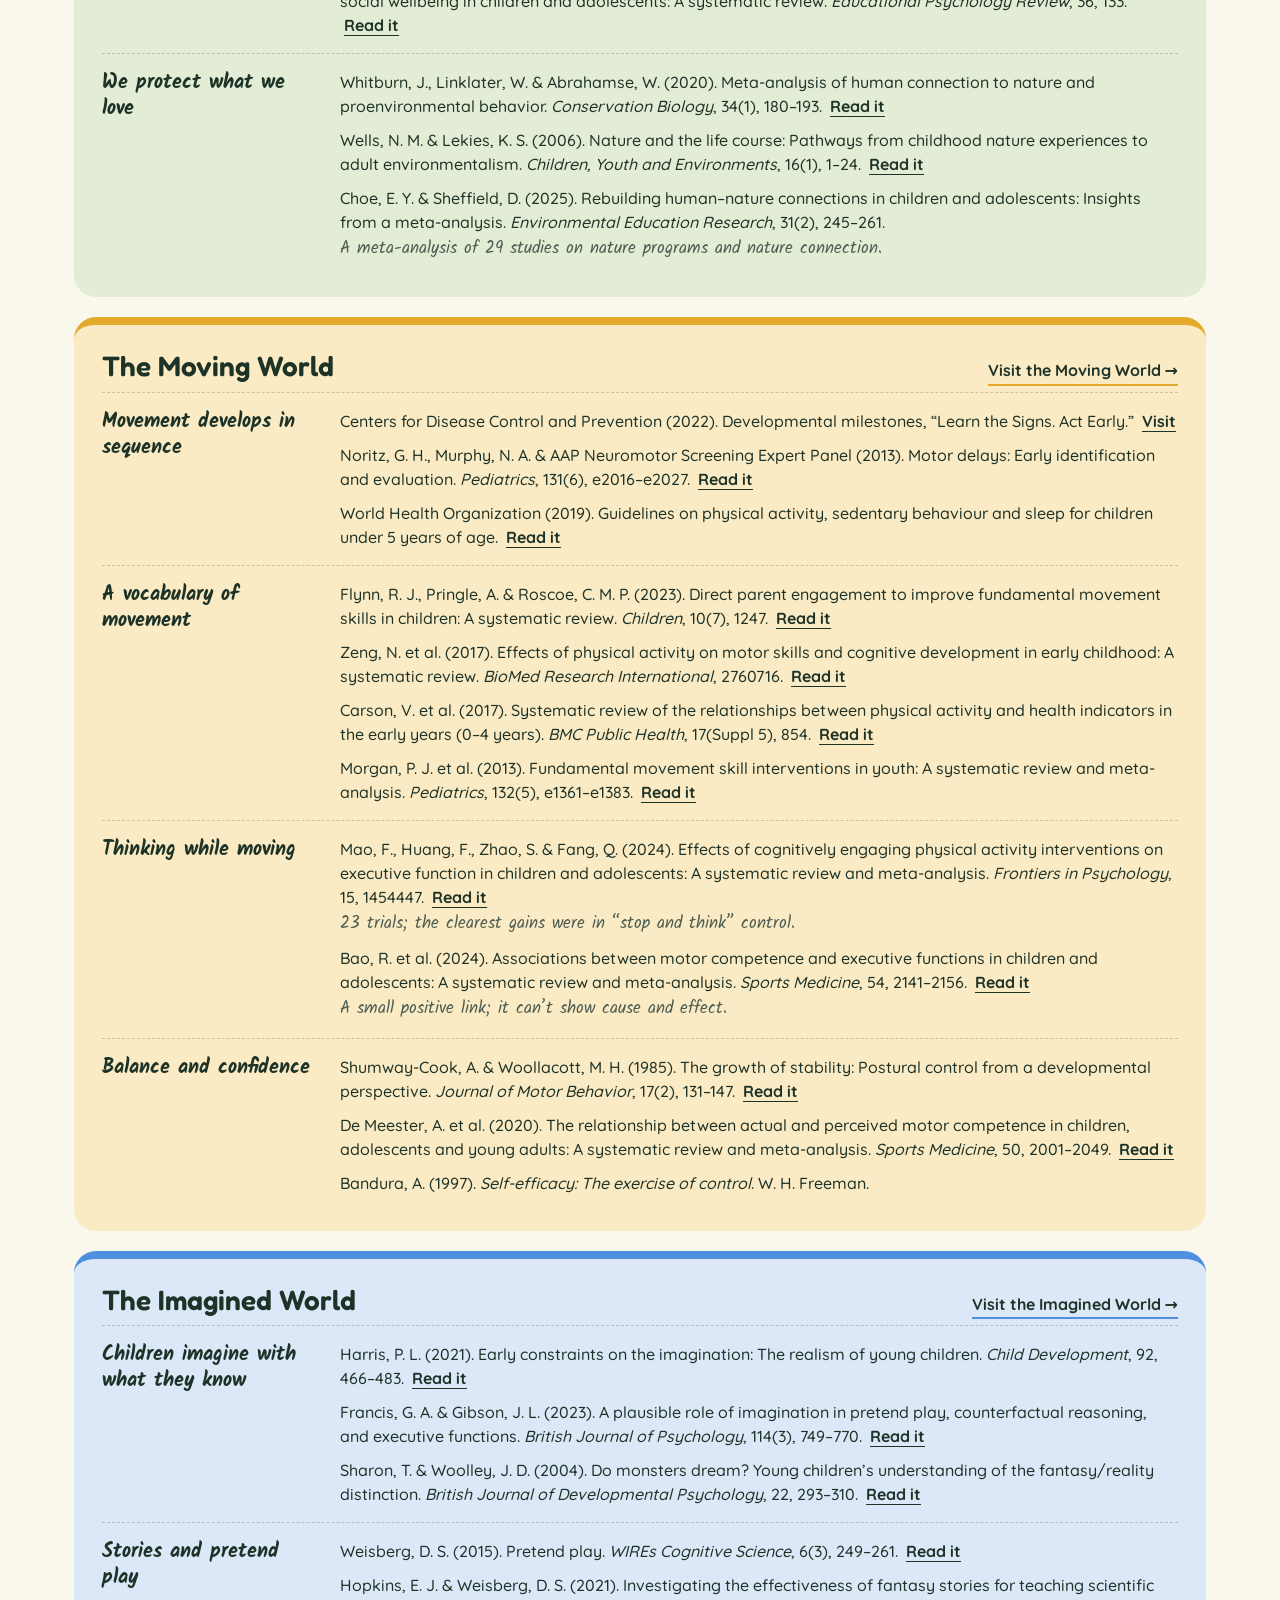
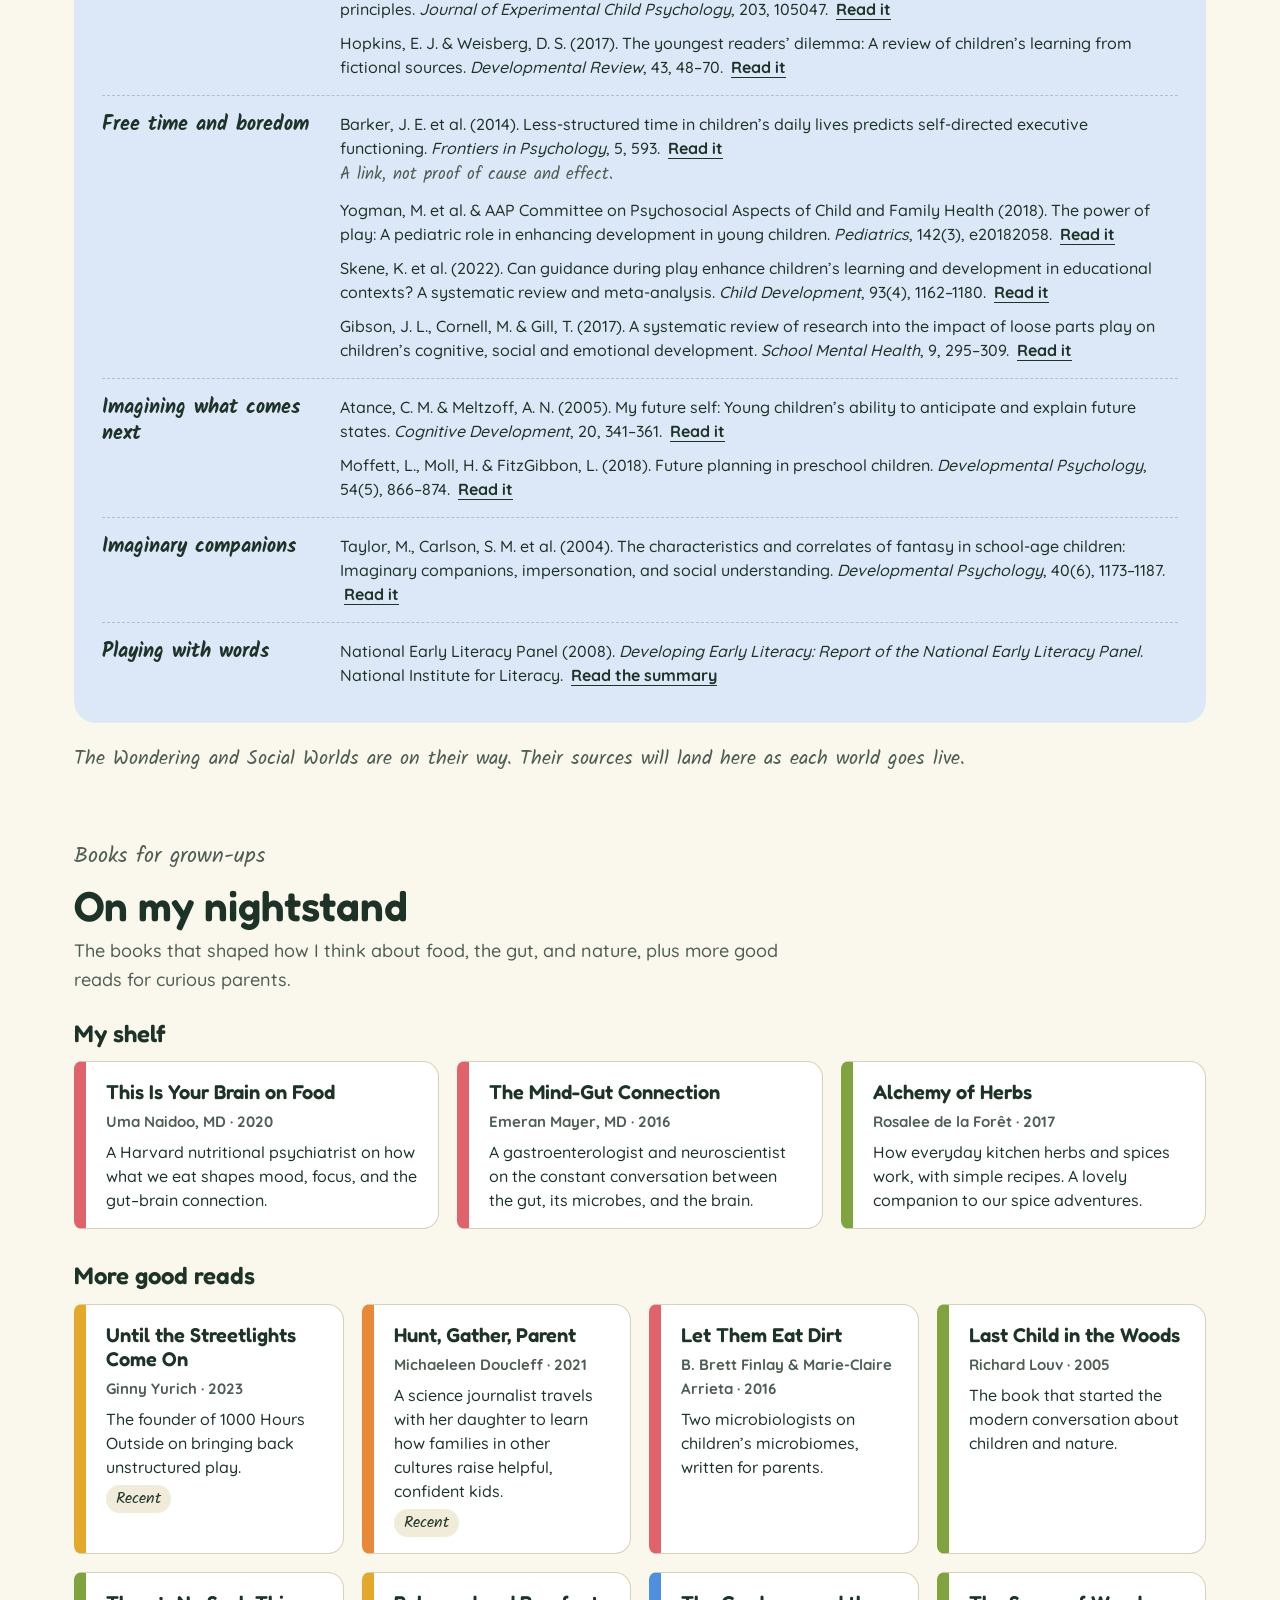
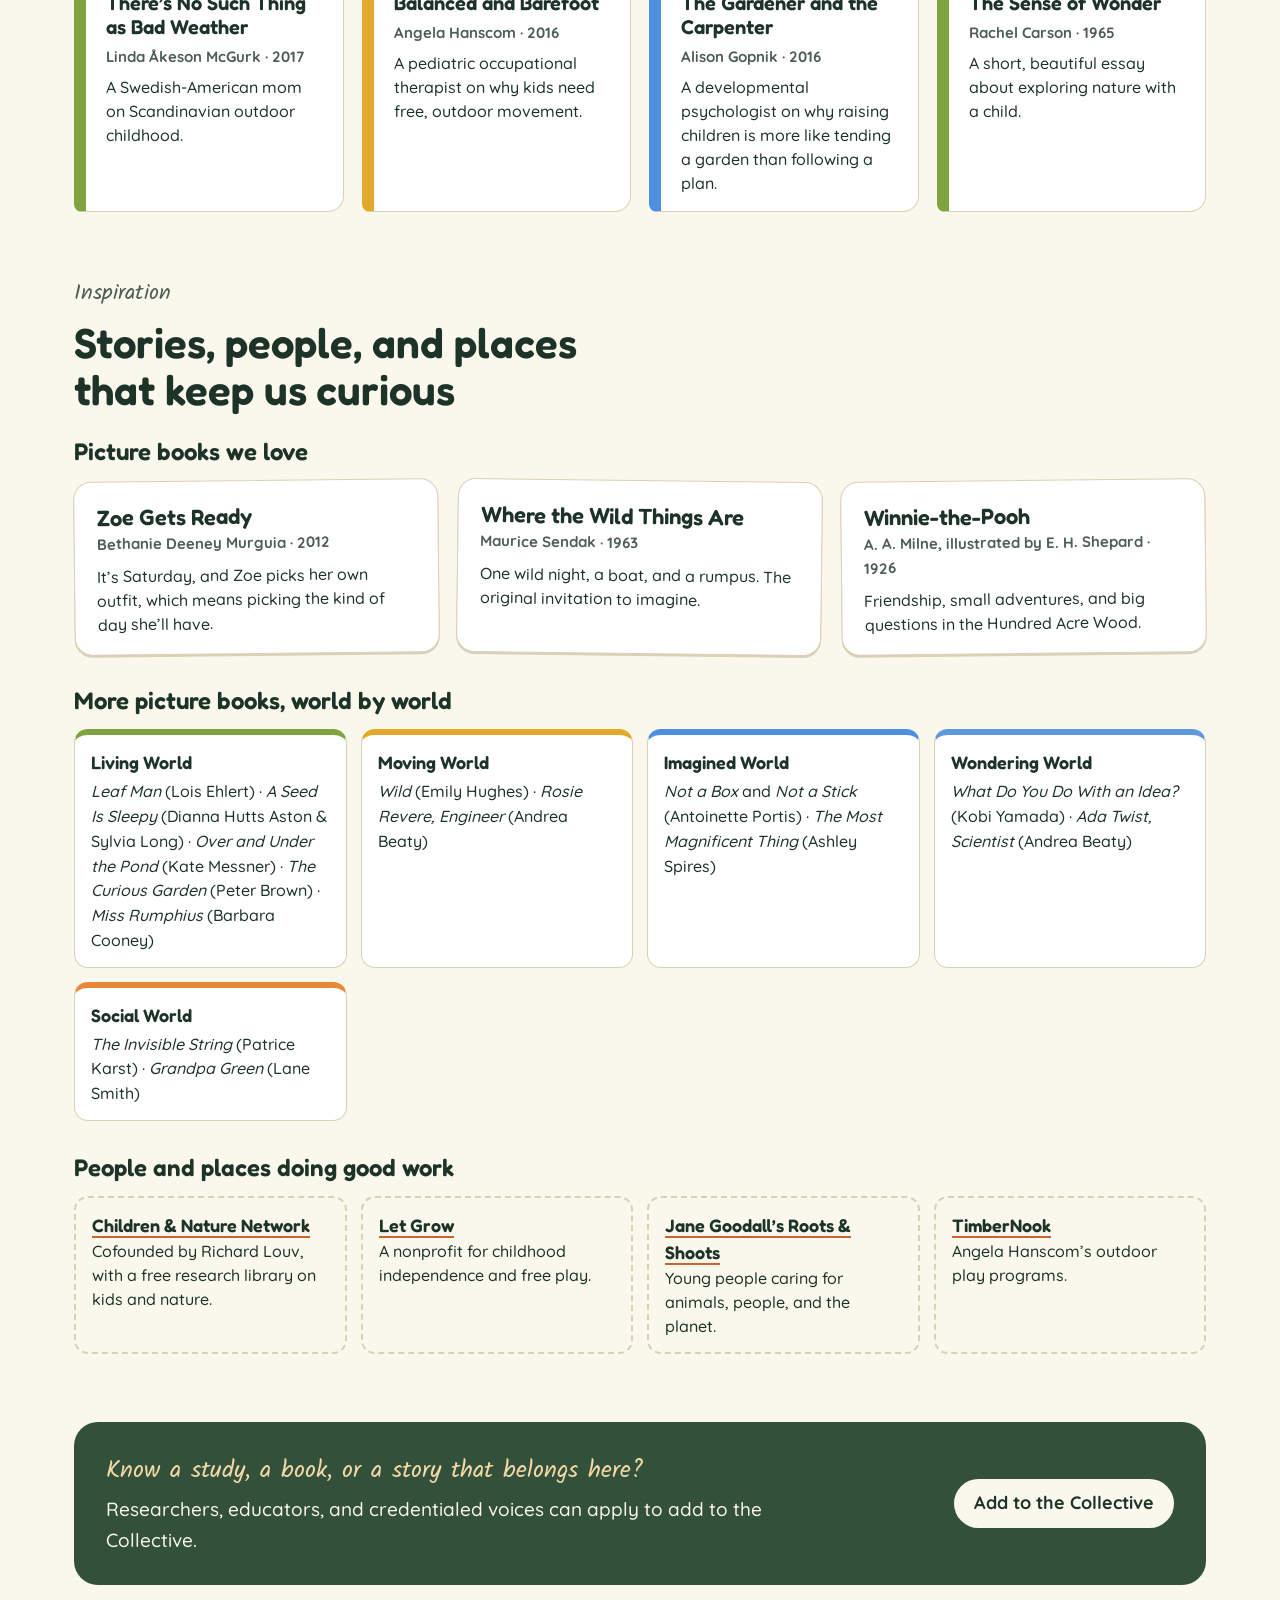
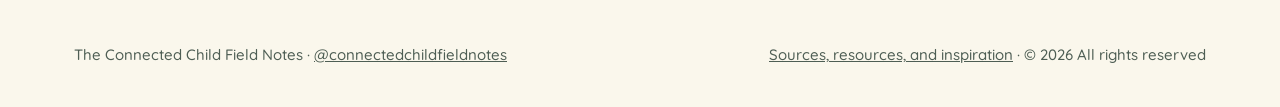
<file: sources.html>
<!DOCTYPE html>
<html lang="en">
<head>
<meta charset="utf-8">
<meta name="viewport" content="width=device-width, initial-scale=1">
<title>Sources, resources, and inspiration · The Connected Child Field Notes</title>
<meta name="description" content="The research behind The Connected Child Field Notes, the books on my shelf, and the picture books, people, and places that keep inspiring us.">
<!--seo-->
<link rel="canonical" href="https://theconnectedchildfieldnotes.com/sources.html">
<meta property="og:type" content="website">
<meta property="og:site_name" content="The Connected Child Field Notes">
<meta property="og:title" content="Sources, resources, and inspiration · The Connected Child Field Notes">
<meta property="og:description" content="The research behind The Connected Child Field Notes, the books on my shelf, and the picture books, people, and places that keep inspiring us.">
<meta property="og:url" content="https://theconnectedchildfieldnotes.com/sources.html">
<meta property="og:image" content="https://theconnectedchildfieldnotes.com/img/framework.webp">
<meta name="twitter:card" content="summary_large_image">
<!--/seo-->
<link rel="preconnect" href="https://fonts.googleapis.com">
<link rel="preconnect" href="https://fonts.gstatic.com" crossorigin>
<link href="https://fonts.googleapis.com/css2?family=Fredoka:wght@500;600&family=Kalam:wght@400;700&family=Quicksand:wght@400;500;600;700&display=swap" rel="stylesheet">
<link rel="stylesheet" href="css/site.css">
<style>
.s-hero{padding:36px 0 10px;max-width:760px;display:grid;gap:16px}
.s-hero h1{font-size:clamp(36px,5vw,58px)}
.s-hero p{margin:0;font-size:20px;color:var(--ink-soft)}
.s-jump{display:flex;flex-wrap:wrap;gap:10px;margin:22px 0 8px;padding:0;list-style:none}
.s-jump a{display:inline-block;text-decoration:none;font-weight:700;font-size:16px;border:2px solid var(--ink);border-radius:999px;padding:6px 16px;background:#fff}
.s-jump a:hover{background:var(--ink);color:var(--paper)}
.s-sec{padding:56px 0 8px;scroll-margin-top:12px}
.s-head{display:grid;gap:8px;max-width:720px;margin-bottom:26px}
.s-head .eyebrow{margin:0}
.s-head h2{font-size:clamp(30px,3.6vw,42px)}
.s-head p{margin:0;color:var(--ink-soft)}
/* how I check */
.rules{display:grid;grid-template-columns:repeat(auto-fit,minmax(220px,1fr));gap:14px;margin:0 0 30px;padding:0;list-style:none}
.rules li{background:#fff;border:1.5px solid var(--line);border-radius:16px;padding:16px 18px;font-size:16px;line-height:1.5}
.rules b{display:block;font-family:var(--display);font-weight:600;font-size:18px;margin-bottom:4px}
/* world research cards */
.wcard{--c:var(--inner);--soft:#F6DCDA;background:var(--soft);border-radius:22px;padding:26px 28px 20px;margin-bottom:20px;border-top:8px solid var(--c)}
.wcard.living{--c:var(--living);--soft:#E3ECD5}
.wcard.imagined{--c:var(--imagined);--soft:#DCE8F8}
.wcard.moving{--c:var(--moving);--soft:#FBEBC4}
.wcard-top{display:flex;justify-content:space-between;align-items:baseline;gap:12px;flex-wrap:wrap;margin-bottom:6px}
.wcard h3{font-size:28px}
.wcard-top a{font-weight:700;font-size:16px;text-decoration:none;border-bottom:2px solid var(--c)}
.topic{display:grid;grid-template-columns:220px 1fr;gap:18px;padding:16px 0;border-top:1.5px dashed rgba(30,51,40,.22)}
.topic:first-of-type{border-top:0}
.topic h4{margin:0;font-family:var(--hand);font-weight:700;font-size:20px;line-height:1.3}
.topic ul{margin:0;padding:0;list-style:none;display:grid;gap:10px}
.topic li{font-size:16px;line-height:1.5}
.topic li a{font-weight:700;white-space:nowrap;text-decoration:none;border-bottom:1.5px solid currentColor;margin-left:4px}
.topic .s-note{display:block;font-family:var(--hand);font-size:17px;color:var(--ink-soft);margin-top:2px}
.wcard.across{--c:var(--forest);--soft:#fffdf6;border:1.5px solid var(--line);border-top:8px solid var(--forest)}
.chips{display:flex;flex-wrap:wrap;gap:6px;margin-top:8px}
.chips span{font-size:13px;font-weight:700;border-radius:999px;padding:2px 10px;background:#fff;border:1.5px solid var(--c)}
.why-it{margin:4px 0 12px;font-size:16px;color:var(--ink-soft);max-width:70ch}
.soon{font-family:var(--hand);font-size:20px;color:var(--ink-soft);margin:6px 0 0}
/* books */
.shelf{display:grid;grid-template-columns:repeat(auto-fit,minmax(250px,1fr));gap:18px}
.book{position:relative;background:#fff;border:1.5px solid var(--line);border-left:12px solid var(--c,var(--forest));border-radius:8px 16px 16px 8px;padding:18px 20px 16px;display:grid;gap:6px;align-content:start}
.book .t{font-family:var(--display);font-weight:600;font-size:20px;line-height:1.2}
.book .a{font-size:15px;font-weight:700;color:var(--ink-soft)}
.book p{margin:0;font-size:16px;line-height:1.5}
.book .tag{justify-self:start;font-family:var(--hand);font-size:16px;background:var(--paper-deep);border-radius:999px;padding:1px 10px}
.sub{font-family:var(--display);font-weight:600;font-size:24px;margin:34px 0 14px}
.sub:first-of-type{margin-top:0}
.c-inner{--c:var(--inner)}.c-living{--c:var(--living)}.c-moving{--c:var(--moving)}.c-imagined{--c:var(--imagined)}.c-social{--c:var(--social)}.c-wondering{--c:var(--wondering)}
/* inspiration */
.loves{display:grid;grid-template-columns:repeat(auto-fit,minmax(240px,1fr));gap:18px}
.love{background:#fff;border-radius:18px;padding:22px 22px 18px;box-shadow:0 2px 0 var(--line);border:1.5px solid var(--line);transform:rotate(-.6deg)}
.love:nth-child(2){transform:rotate(.7deg)}
.love .t{font-family:var(--display);font-weight:600;font-size:22px;line-height:1.2}
.love .a{font-size:15px;font-weight:700;color:var(--ink-soft);margin:2px 0 8px}
.love p{margin:0;font-size:16px;line-height:1.5}
.byworld{display:grid;grid-template-columns:repeat(auto-fit,minmax(260px,1fr));gap:14px;margin:0;padding:0;list-style:none}
.byworld li{background:#fff;border:1.5px solid var(--line);border-top:6px solid var(--c);border-radius:14px;padding:14px 16px;font-size:16px;line-height:1.55}
.byworld b{display:block;font-family:var(--display);font-weight:600;font-size:18px;margin-bottom:2px}
.orgs{display:grid;grid-template-columns:repeat(auto-fit,minmax(240px,1fr));gap:14px;margin:0;padding:0;list-style:none}
.orgs li{border:2px dashed var(--line);border-radius:14px;padding:14px 16px;font-size:16px;line-height:1.5}
.orgs a{font-family:var(--display);font-weight:600;font-size:18px;text-decoration:none;border-bottom:2px solid var(--orange)}
.s-closing{margin:60px 0 30px;background:var(--green);color:var(--paper);border-radius:24px;padding:30px 32px;display:flex;gap:20px;align-items:center;justify-content:space-between;flex-wrap:wrap}
.s-closing p{margin:0;font-size:19px;max-width:60ch}
.s-closing .hand{font-size:24px;color:#F3D9A8;display:block;margin-bottom:4px}
.s-closing a{background:var(--paper);color:var(--ink);text-decoration:none;font-weight:700;border-radius:999px;padding:10px 20px}
.s-closing a:hover{background:var(--orange);color:var(--paper)}
@media (max-width:720px){
  .topic{grid-template-columns:1fr;gap:6px}
  .wcard{padding:22px 18px 14px}
  .topic li a{white-space:normal}
}
</style>
</head>
<body>

<header class="wrap top">
  <a class="mark" href="index.html">The Connected Child <span>Field Notes</span></a>
  <nav aria-label="Main">
    <a href="index.html#worlds">The six worlds</a>
    <a href="index.html#why">Why we made this</a>
    <a href="sources.html" aria-current="page">Sources</a>
    <a href="https://www.instagram.com/connectedchildfieldnotes/" target="_blank" rel="noopener">Instagram</a>
    <a class="pill" href="index.html#signup">Join the Collective</a>
  </nav>
</header>

<main class="wrap">
  <section class="s-hero">
    <p class="eyebrow">Sources, resources, and inspiration</p>
    <h1>Where these ideas come from.</h1>
    <p>Every “researchers tell us” on this site points back to a real study you can read for yourself. Below are those studies, world by world, plus the books on my nightstand and the picture books, people, and places that keep inspiring our family.</p>
    <ul class="s-jump">
      <li><a href="#research">The research</a></li>
      <li><a href="#books">Books for grown-ups</a></li>
      <li><a href="#inspiration">Inspiration</a></li>
    </ul>
  </section>

  <!-- RESEARCH -->
  <section class="s-sec" id="research">
    <div class="s-head">
      <p class="eyebrow">The research</p>
      <h2>What sits behind each world</h2>
      <p>I’m a mom, not a scientist, so I hold myself to a few simple rules.</p>
    </div>
    <ul class="rules">
      <li><b>Real and findable</b>Peer-reviewed studies, major reviews, and official guidelines. Each link goes to the original.</li>
      <li><b>Linked to the source</b>Most links are DOIs, permanent addresses that point to the official version of a paper.</li>
      <li><b>Honest about limits</b>When a study shows a link, not cause and effect, I say so.</li>
      <li><b>Plain words</b>I translate the findings, but I don’t stretch them.</li>
    </ul>

    <article class="wcard across" id="across">
      <div class="wcard-top"><h3>Across the worlds: places and policy</h3></div>
      <p class="why-it">Most sources here look at what happens in a family. This one zooms out to the neighborhood, the city, and the laws that shape them. It is written to guide policymakers, which is a reminder that a child’s world is also built by the choices communities make together.</p>
      <div class="topic">
        <h4>Place matters</h4>
        <ul>
          <li>National Scientific Council on the Developing Child (2023). <em>Place Matters: The Environment We Create Shapes the Foundations of Healthy Development</em>. Working Paper No. 16. Center on the Developing Child at Harvard University. <a href="https://developingchild.harvard.edu/wp-content/uploads/2024/10/HCDC_WP16_R2A.pdf">Read it</a><span class="s-note">How air, water, climate, housing, green space, food access, and transportation shape children’s health from before birth, and which policies can help.</span>
            <div class="chips"><span style="--c:var(--inner)">Inner: food and toxins</span><span style="--c:var(--living)">Living: green space and climate</span><span style="--c:var(--forest)">Home and neighborhood</span></div></li>
          <li>Center on the Developing Child at Harvard University. Research, explainers, and short videos on early childhood development. <a href="https://developingchild.harvard.edu/">Visit</a></li>
        </ul>
      </div>
    </article>

    <article class="wcard inner" id="inner">
      <div class="wcard-top"><h3>The Inner World</h3><a href="inner-world.html">Visit the Inner World →</a></div>
      <div class="topic">
        <h4>A brain under construction</h4>
        <ul>
          <li>Huttenlocher, P. R. &amp; Dabholkar, A. S. (1997). Regional differences in synaptogenesis in human cerebral cortex. <em>Journal of Comparative Neurology</em>, 387, 167–178. <a href="https://doi.org/10.1002/(SICI)1096-9861(19971020)387:2%3C167::AID-CNE1%3E3.0.CO;2-Z">Read it</a></li>
          <li>Stiles, J. &amp; Jernigan, T. L. (2010). The basics of brain development. <em>Neuropsychology Review</em>, 20, 327–348. <a href="https://doi.org/10.1007/s11065-010-9148-4">Read it</a></li>
          <li>Greenough, W. T., Black, J. E. &amp; Wallace, C. S. (1987). Experience and brain development. <em>Child Development</em>, 58, 539–559. <a href="https://doi.org/10.2307/1130197">Read it</a></li>
        </ul>
      </div>
      <div class="topic">
        <h4>Conversation and connection</h4>
        <ul>
          <li>Romeo, R. R. et al. (2018). Beyond the 30-million-word gap: Children’s conversational exposure is associated with language-related brain function. <em>Psychological Science</em>, 29, 700–710. <a href="https://doi.org/10.1177/0956797617742725">Read it</a><span class="s-note">A link, not proof of cause and effect.</span></li>
          <li>National Scientific Council on the Developing Child (2004). <em>Young children develop in an environment of relationships</em> (Working Paper No. 1). Harvard University. <a href="https://developingchild.harvard.edu/resources/wp1/">Read it</a></li>
        </ul>
      </div>
      <div class="topic">
        <h4>The gardener and the carpenter</h4>
        <ul>
          <li>Gopnik, A. (2016). <em>The Gardener and the Carpenter: What the New Science of Child Development Tells Us About the Relationship Between Parents and Children</em>. Farrar, Straus and Giroux.</li>
          <li>Gopnik, A. (2012). Scientific thinking in young children: Theoretical advances, empirical research, and policy implications. <em>Science</em>, 337, 1623–1627. <a href="https://doi.org/10.1126/science.1223416">Read it</a></li>
        </ul>
      </div>
      <div class="topic">
        <h4>A whole world inside us</h4>
        <ul>
          <li>Human Microbiome Project Consortium (2012). Structure, function and diversity of the healthy human microbiome. <em>Nature</em>, 486, 207–214. <a href="https://doi.org/10.1038/nature11234">Read it</a></li>
          <li>Tamburini, S., Shen, N., Wu, H. C. &amp; Clemente, J. C. (2016). The microbiome in early life: implications for health outcomes. <em>Nature Medicine</em>, 22, 713–722. <a href="https://doi.org/10.1038/nm.4142">Read it</a></li>
        </ul>
      </div>
      <div class="topic">
        <h4>Food shapes the gut ecosystem</h4>
        <ul>
          <li>Stewart, C. J. et al. (2018). Temporal development of the gut microbiome in early childhood from the TEDDY study. <em>Nature</em>, 562, 583–588. <a href="https://doi.org/10.1038/s41586-018-0617-x">Read it</a></li>
          <li>Gibson, G. R. et al. (2017). The ISAPP consensus statement on the definition and scope of prebiotics. <em>Nature Reviews Gastroenterology &amp; Hepatology</em>, 14, 491–502. <a href="https://doi.org/10.1038/nrgastro.2017.75">Read it</a></li>
          <li>Marco, M. L. et al. (2021). The ISAPP consensus statement on fermented foods. <em>Nature Reviews Gastroenterology &amp; Hepatology</em>, 18, 196–208. <a href="https://doi.org/10.1038/s41575-020-00390-5">Read it</a></li>
        </ul>
      </div>
      <div class="topic">
        <h4>Biodiversity around us, inside us</h4>
        <ul>
          <li>Roslund, M. I. et al. (2020). Biodiversity intervention enhances immune regulation and health-associated commensal microbiota among daycare children. <em>Science Advances</em>, 6, eaba2578. <a href="https://doi.org/10.1126/sciadv.aba2578">Read it</a></li>
          <li>Sobko, T., Liang, S., Cheng, W. H. G. &amp; Tun, H. M. (2020). Impact of outdoor nature-related activities on gut microbiota, fecal serotonin, and perceived stress in preschool children: the Play&amp;Grow randomized controlled trial. <em>Scientific Reports</em>, 10. <a href="https://doi.org/10.1038/s41598-020-78642-2">Read it</a></li>
        </ul>
      </div>
      <div class="topic">
        <h4>The gut–brain conversation</h4>
        <ul>
          <li>Cryan, J. F. et al. (2019). The microbiota–gut–brain axis. <em>Physiological Reviews</em>, 99, 1877–2013. <a href="https://doi.org/10.1152/physrev.00018.2018">Read it</a></li>
          <li>Carlson, A. L. et al. (2018). Infant gut microbiome associated with cognitive development. <em>Biological Psychiatry</em>, 83, 148–159. <a href="https://doi.org/10.1016/j.biopsych.2017.06.021">Read it</a><span class="s-note">A link, not proof of cause and effect.</span></li>
          <li>McMath, A. L. et al. (2023). A systematic review on the impact of gastrointestinal microbiota composition and function on cognition in healthy infants and children. <em>Frontiers in Neuroscience</em>, 17, 1171970. <a href="https://doi.org/10.3389/fnins.2023.1171970">Read it</a></li>
        </ul>
      </div>
      <div class="topic">
        <h4>Activity inspiration</h4>
        <ul>
          <li>Snel, E. (2013). <em>Sitting Still Like a Frog: Mindfulness Exercises for Kids (and Their Parents)</em>. Shambhala. <span class="s-note">The inspiration for our belly and body weather report.</span></li>
        </ul>
      </div>
    </article>

    <article class="wcard living" id="living">
      <div class="wcard-top"><h3>The Living World</h3><a href="living-world.html">Visit the Living World →</a></div>
      <div class="topic">
        <h4>Green spaces and growing minds</h4>
        <ul>
          <li>Dadvand, P. et al. (2015). Green spaces and cognitive development in primary schoolchildren. <em>PNAS</em>, 112(26), 7937–7942. <a href="https://doi.org/10.1073/pnas.1503402112">Read it</a><span class="s-note">Part of the benefit came from cleaner air near greener schools.</span></li>
          <li>Engemann, K. et al. (2019). Residential green space in childhood is associated with lower risk of psychiatric disorders from adolescence into adulthood. <em>PNAS</em>, 116(11), 5188–5193. <a href="https://doi.org/10.1073/pnas.1807504116">Read it</a></li>
          <li>Kaplan, R. &amp; Kaplan, S. (1989). <em>The Experience of Nature: A Psychological Perspective</em>. Cambridge University Press.</li>
        </ul>
      </div>
      <div class="topic">
        <h4>Nature helps children learn</h4>
        <ul>
          <li>Kuo, M., Barnes, M. &amp; Jordan, C. (2019). Do experiences with nature promote learning? Converging evidence of a cause-and-effect relationship. <em>Frontiers in Psychology</em>, 10, 305. <a href="https://doi.org/10.3389/fpsyg.2019.00305">Read it</a></li>
          <li>Ly, V. &amp; Vella-Brodrick, D. A. (2024). Effects of school-led greenspace interventions on mental, physical and social wellbeing in children and adolescents: A systematic review. <em>Educational Psychology Review</em>, 36, 133. <a href="https://doi.org/10.1007/s10648-024-09963-1">Read it</a></li>
        </ul>
      </div>
      <div class="topic">
        <h4>We protect what we love</h4>
        <ul>
          <li>Whitburn, J., Linklater, W. &amp; Abrahamse, W. (2020). Meta-analysis of human connection to nature and proenvironmental behavior. <em>Conservation Biology</em>, 34(1), 180–193. <a href="https://doi.org/10.1111/cobi.13381">Read it</a></li>
          <li>Wells, N. M. &amp; Lekies, K. S. (2006). Nature and the life course: Pathways from childhood nature experiences to adult environmentalism. <em>Children, Youth and Environments</em>, 16(1), 1–24. <a href="https://doi.org/10.7721/chilyoutenvi.16.1.0001">Read it</a></li>
          <li>Choe, E. Y. &amp; Sheffield, D. (2025). Rebuilding human–nature connections in children and adolescents: Insights from a meta-analysis. <em>Environmental Education Research</em>, 31(2), 245–261. <span class="s-note">A meta-analysis of 29 studies on nature programs and nature connection.</span></li>
        </ul>
      </div>
    </article>

    <article class="wcard moving" id="moving">
      <div class="wcard-top"><h3>The Moving World</h3><a href="moving-world.html">Visit the Moving World →</a></div>
      <div class="topic">
        <h4>Movement develops in sequence</h4>
        <ul>
          <li>Centers for Disease Control and Prevention (2022). Developmental milestones, “Learn the Signs. Act Early.” <a href="https://www.cdc.gov/act-early/milestones">Visit</a></li>
          <li>Noritz, G. H., Murphy, N. A. &amp; AAP Neuromotor Screening Expert Panel (2013). Motor delays: Early identification and evaluation. <em>Pediatrics</em>, 131(6), e2016–e2027. <a href="https://pubmed.ncbi.nlm.nih.gov/23713113/">Read it</a></li>
          <li>World Health Organization (2019). Guidelines on physical activity, sedentary behaviour and sleep for children under 5 years of age. <a href="https://www.who.int/publications/i/item/9789241550536">Read it</a></li>
        </ul>
      </div>
      <div class="topic">
        <h4>A vocabulary of movement</h4>
        <ul>
          <li>Flynn, R. J., Pringle, A. &amp; Roscoe, C. M. P. (2023). Direct parent engagement to improve fundamental movement skills in children: A systematic review. <em>Children</em>, 10(7), 1247. <a href="https://doi.org/10.3390/children10071247">Read it</a></li>
          <li>Zeng, N. et al. (2017). Effects of physical activity on motor skills and cognitive development in early childhood: A systematic review. <em>BioMed Research International</em>, 2760716. <a href="https://doi.org/10.1155/2017/2760716">Read it</a></li>
          <li>Carson, V. et al. (2017). Systematic review of the relationships between physical activity and health indicators in the early years (0–4 years). <em>BMC Public Health</em>, 17(Suppl 5), 854. <a href="https://doi.org/10.1186/s12889-017-4860-0">Read it</a></li>
          <li>Morgan, P. J. et al. (2013). Fundamental movement skill interventions in youth: A systematic review and meta-analysis. <em>Pediatrics</em>, 132(5), e1361–e1383. <a href="https://doi.org/10.1542/peds.2013-1167">Read it</a></li>
        </ul>
      </div>
      <div class="topic">
        <h4>Thinking while moving</h4>
        <ul>
          <li>Mao, F., Huang, F., Zhao, S. &amp; Fang, Q. (2024). Effects of cognitively engaging physical activity interventions on executive function in children and adolescents: A systematic review and meta-analysis. <em>Frontiers in Psychology</em>, 15, 1454447. <a href="https://doi.org/10.3389/fpsyg.2024.1454447">Read it</a><span class="s-note">23 trials; the clearest gains were in “stop and think” control.</span></li>
          <li>Bao, R. et al. (2024). Associations between motor competence and executive functions in children and adolescents: A systematic review and meta-analysis. <em>Sports Medicine</em>, 54, 2141–2156. <a href="https://doi.org/10.1007/s40279-024-02040-1">Read it</a><span class="s-note">A small positive link; it can’t show cause and effect.</span></li>
        </ul>
      </div>
      <div class="topic">
        <h4>Balance and confidence</h4>
        <ul>
          <li>Shumway-Cook, A. &amp; Woollacott, M. H. (1985). The growth of stability: Postural control from a developmental perspective. <em>Journal of Motor Behavior</em>, 17(2), 131–147. <a href="https://doi.org/10.1080/00222895.1985.10735341">Read it</a></li>
          <li>De Meester, A. et al. (2020). The relationship between actual and perceived motor competence in children, adolescents and young adults: A systematic review and meta-analysis. <em>Sports Medicine</em>, 50, 2001–2049. <a href="https://doi.org/10.1007/s40279-020-01336-2">Read it</a></li>
          <li>Bandura, A. (1997). <em>Self-efficacy: The exercise of control</em>. W. H. Freeman.</li>
        </ul>
      </div>
    </article>
    <article class="wcard imagined" id="imagined">
      <div class="wcard-top"><h3>The Imagined World</h3><a href="imagined-world.html">Visit the Imagined World →</a></div>
      <div class="topic">
        <h4>Children imagine with what they know</h4>
        <ul>
          <li>Harris, P. L. (2021). Early constraints on the imagination: The realism of young children. <em>Child Development</em>, 92, 466–483. <a href="https://doi.org/10.1111/cdev.13487">Read it</a></li>
          <li>Francis, G. A. &amp; Gibson, J. L. (2023). A plausible role of imagination in pretend play, counterfactual reasoning, and executive functions. <em>British Journal of Psychology</em>, 114(3), 749–770. <a href="https://doi.org/10.1111/bjop.12650">Read it</a></li>
          <li>Sharon, T. &amp; Woolley, J. D. (2004). Do monsters dream? Young children’s understanding of the fantasy/reality distinction. <em>British Journal of Developmental Psychology</em>, 22, 293–310. <a href="https://liberalarts.mercer.edu/wp-content/uploads/sites/5/2019/07/SharonTWoolleyJD2004.pdf">Read it</a></li>
        </ul>
      </div>
      <div class="topic">
        <h4>Stories and pretend play</h4>
        <ul>
          <li>Weisberg, D. S. (2015). Pretend play. <em>WIREs Cognitive Science</em>, 6(3), 249–261. <a href="https://doi.org/10.1002/wcs.1341">Read it</a></li>
          <li>Hopkins, E. J. &amp; Weisberg, D. S. (2021). Investigating the effectiveness of fantasy stories for teaching scientific principles. <em>Journal of Experimental Child Psychology</em>, 203, 105047. <a href="https://doi.org/10.1016/j.jecp.2020.105047">Read it</a></li>
          <li>Hopkins, E. J. &amp; Weisberg, D. S. (2017). The youngest readers’ dilemma: A review of children’s learning from fictional sources. <em>Developmental Review</em>, 43, 48–70. <a href="https://doi.org/10.1016/j.dr.2016.11.001">Read it</a></li>
        </ul>
      </div>
      <div class="topic">
        <h4>Free time and boredom</h4>
        <ul>
          <li>Barker, J. E. et al. (2014). Less-structured time in children’s daily lives predicts self-directed executive functioning. <em>Frontiers in Psychology</em>, 5, 593. <a href="https://doi.org/10.3389/fpsyg.2014.00593">Read it</a><span class="s-note">A link, not proof of cause and effect.</span></li>
          <li>Yogman, M. et al. &amp; AAP Committee on Psychosocial Aspects of Child and Family Health (2018). The power of play: A pediatric role in enhancing development in young children. <em>Pediatrics</em>, 142(3), e20182058. <a href="https://doi.org/10.1542/peds.2018-2058">Read it</a></li>
          <li>Skene, K. et al. (2022). Can guidance during play enhance children’s learning and development in educational contexts? A systematic review and meta-analysis. <em>Child Development</em>, 93(4), 1162–1180. <a href="https://doi.org/10.1111/cdev.13730">Read it</a></li>
          <li>Gibson, J. L., Cornell, M. &amp; Gill, T. (2017). A systematic review of research into the impact of loose parts play on children’s cognitive, social and emotional development. <em>School Mental Health</em>, 9, 295–309. <a href="https://doi.org/10.1007/s12310-017-9220-9">Read it</a></li>
        </ul>
      </div>
      <div class="topic">
        <h4>Imagining what comes next</h4>
        <ul>
          <li>Atance, C. M. &amp; Meltzoff, A. N. (2005). My future self: Young children’s ability to anticipate and explain future states. <em>Cognitive Development</em>, 20, 341–361. <a href="https://doi.org/10.1016/j.cogdev.2005.05.001">Read it</a></li>
          <li>Moffett, L., Moll, H. &amp; FitzGibbon, L. (2018). Future planning in preschool children. <em>Developmental Psychology</em>, 54(5), 866–874. <a href="https://doi.org/10.1037/dev0000484">Read it</a></li>
        </ul>
      </div>
      <div class="topic">
        <h4>Imaginary companions</h4>
        <ul>
          <li>Taylor, M., Carlson, S. M. et al. (2004). The characteristics and correlates of fantasy in school-age children: Imaginary companions, impersonation, and social understanding. <em>Developmental Psychology</em>, 40(6), 1173–1187. <a href="https://doi.org/10.1037/0012-1649.40.6.1173">Read it</a></li>
        </ul>
      </div>
      <div class="topic">
        <h4>Playing with words</h4>
        <ul>
          <li>National Early Literacy Panel (2008). <em>Developing Early Literacy: Report of the National Early Literacy Panel</em>. National Institute for Literacy. <a href="https://www.nichd.nih.gov/publications/pubs/Documents/NELPSummary.pdf">Read the summary</a></li>
        </ul>
      </div>
    </article>

    <p class="soon">The Wondering and Social Worlds are on their way. Their sources will land here as each world goes live.</p>
  </section>

  <!-- BOOKS -->
  <section class="s-sec" id="books">
    <div class="s-head">
      <p class="eyebrow">Books for grown-ups</p>
      <h2>On my nightstand</h2>
      <p>The books that shaped how I think about food, the gut, and nature, plus more good reads for curious parents.</p>
    </div>

    <h3 class="sub">My shelf</h3>
    <div class="shelf">
      <div class="book c-inner"><span class="t">This Is Your Brain on Food</span><span class="a">Uma Naidoo, MD · 2020</span><p>A Harvard nutritional psychiatrist on how what we eat shapes mood, focus, and the gut–brain connection.</p></div>
      <div class="book c-inner"><span class="t">The Mind-Gut Connection</span><span class="a">Emeran Mayer, MD · 2016</span><p>A gastroenterologist and neuroscientist on the constant conversation between the gut, its microbes, and the brain.</p></div>
      <div class="book c-living"><span class="t">Alchemy of Herbs</span><span class="a">Rosalee de la Forêt · 2017</span><p>How everyday kitchen herbs and spices work, with simple recipes. A lovely companion to our spice adventures.</p></div>
    </div>

    <h3 class="sub">More good reads</h3>
    <div class="shelf">
      <div class="book c-moving"><span class="t">Until the Streetlights Come On</span><span class="a">Ginny Yurich · 2023</span><p>The founder of 1000 Hours Outside on bringing back unstructured play.</p><span class="tag">Recent</span></div>
      <div class="book c-social"><span class="t">Hunt, Gather, Parent</span><span class="a">Michaeleen Doucleff · 2021</span><p>A science journalist travels with her daughter to learn how families in other cultures raise helpful, confident kids.</p><span class="tag">Recent</span></div>
      <div class="book c-inner"><span class="t">Let Them Eat Dirt</span><span class="a">B. Brett Finlay &amp; Marie-Claire Arrieta · 2016</span><p>Two microbiologists on children’s microbiomes, written for parents.</p></div>
      <div class="book c-living"><span class="t">Last Child in the Woods</span><span class="a">Richard Louv · 2005</span><p>The book that started the modern conversation about children and nature.</p></div>
      <div class="book c-living"><span class="t">There’s No Such Thing as Bad Weather</span><span class="a">Linda Åkeson McGurk · 2017</span><p>A Swedish-American mom on Scandinavian outdoor childhood.</p></div>
      <div class="book c-moving"><span class="t">Balanced and Barefoot</span><span class="a">Angela Hanscom · 2016</span><p>A pediatric occupational therapist on why kids need free, outdoor movement.</p></div>
      <div class="book c-imagined"><span class="t">The Gardener and the Carpenter</span><span class="a">Alison Gopnik · 2016</span><p>A developmental psychologist on why raising children is more like tending a garden than following a plan.</p></div>
      <div class="book c-living"><span class="t">The Sense of Wonder</span><span class="a">Rachel Carson · 1965</span><p>A short, beautiful essay about exploring nature with a child.</p></div>
    </div>
  </section>

  <!-- INSPIRATION -->
  <section class="s-sec" id="inspiration">
    <div class="s-head">
      <p class="eyebrow">Inspiration</p>
      <h2>Stories, people, and places that keep us curious</h2>
    </div>

    <h3 class="sub">Picture books we love</h3>
    <div class="loves">
      <div class="love"><div class="t">Zoe Gets Ready</div><div class="a">Bethanie Deeney Murguia · 2012</div><p>It’s Saturday, and Zoe picks her own outfit, which means picking the kind of day she’ll have.</p></div>
      <div class="love"><div class="t">Where the Wild Things Are</div><div class="a">Maurice Sendak · 1963</div><p>One wild night, a boat, and a rumpus. The original invitation to imagine.</p></div>
      <div class="love"><div class="t">Winnie-the-Pooh</div><div class="a">A. A. Milne, illustrated by E. H. Shepard · 1926</div><p>Friendship, small adventures, and big questions in the Hundred Acre Wood.</p></div>
    </div>

    <h3 class="sub">More picture books, world by world</h3>
    <ul class="byworld">
      <li class="c-living"><b>Living World</b><em>Leaf Man</em> (Lois Ehlert) · <em>A Seed Is Sleepy</em> (Dianna Hutts Aston &amp; Sylvia Long) · <em>Over and Under the Pond</em> (Kate Messner) · <em>The Curious Garden</em> (Peter Brown) · <em>Miss Rumphius</em> (Barbara Cooney)</li>
      <li class="c-moving"><b>Moving World</b><em>Wild</em> (Emily Hughes) · <em>Rosie Revere, Engineer</em> (Andrea Beaty)</li>
      <li class="c-imagined"><b>Imagined World</b><em>Not a Box</em> and <em>Not a Stick</em> (Antoinette Portis) · <em>The Most Magnificent Thing</em> (Ashley Spires)</li>
      <li class="c-wondering"><b>Wondering World</b><em>What Do You Do With an Idea?</em> (Kobi Yamada) · <em>Ada Twist, Scientist</em> (Andrea Beaty)</li>
      <li class="c-social"><b>Social World</b><em>The Invisible String</em> (Patrice Karst) · <em>Grandpa Green</em> (Lane Smith)</li>
    </ul>

    <h3 class="sub">People and places doing good work</h3>
    <ul class="orgs">
      <li><a href="https://www.childrenandnature.org/">Children &amp; Nature Network</a><br>Cofounded by Richard Louv, with a free research library on kids and nature.</li>
      <li><a href="https://letgrow.org/">Let Grow</a><br>A nonprofit for childhood independence and free play.</li>
      <li><a href="https://rootsandshoots.org/">Jane Goodall’s Roots &amp; Shoots</a><br>Young people caring for animals, people, and the planet.</li>
      <li><a href="https://timbernook.com/">TimberNook</a><br>Angela Hanscom’s outdoor play programs.</li>
    </ul>
  </section>

  <div class="s-closing">
    <p><span class="hand">Know a study, a book, or a story that belongs here?</span>Researchers, educators, and credentialed voices can apply to add to the Collective.</p>
    <a href="index.html#contribute">Add to the Collective</a>
  </div>
</main>

<footer>
  <div class="wrap">
    <span>The Connected Child Field Notes · <a href="https://www.instagram.com/connectedchildfieldnotes/" target="_blank" rel="noopener">@connectedchildfieldnotes</a></span>
    <span><a href="sources.html">Sources, resources, and inspiration</a> · © 2026 All rights reserved</span>
  </div>
</footer>
</body>
</html>
</file>
<file: css/site.css>
:root{
  /* Layout idea: one hand-drawn thread runs through the page; the six worlds hang off it. */
  --paper:#FAF7EC;
  --paper-deep:#F1EBD9;
  --ink:#1E3328;          /* deep forest ink */
  --ink-soft:#4E5E54;
  --forest:#3F5E3A;
  --orange:#C8642D;       /* burnt orange accent */
  --green:#33503A;        /* deep forest: sign-up band + top button */
  --line:#D9D0B8;
  --display:"Fredoka", "Trebuchet MS", system-ui, sans-serif;
  --hand:"Kalam", "Comic Sans MS", cursive;
  --body:"Quicksand", "Segoe UI", system-ui, sans-serif;
  --inner:#E0626A; --living:#7FA43F; --moving:#E3A92A;
  --imagined:#4E8FE0; --wondering:#5E98DA; --social:#E8893A;
  color-scheme:light;
}
*{box-sizing:border-box}
html,body{margin:0}
body{background:var(--paper);color:var(--ink);font-family:var(--body);font-size:18px;line-height:1.6;font-weight:500}
img{max-width:100%;height:auto;display:block}
a{color:inherit}
:focus-visible{outline:3px solid var(--orange);outline-offset:3px;border-radius:6px}
.wrap{max-width:1180px;margin:0 auto;padding:0 24px}
h1,h2,h3{font-family:var(--display);font-weight:600;line-height:1.12;text-wrap:balance;margin:0}
.hand{font-family:var(--hand);font-weight:400}

/* header */
.top{display:flex;align-items:center;justify-content:space-between;gap:16px;padding-top:22px;padding-bottom:22px;flex-wrap:wrap}
.mark{font-family:var(--display);font-weight:600;font-size:20px;text-decoration:none;letter-spacing:.01em}
.mark span{font-family:var(--hand);font-weight:400;color:var(--orange);font-size:18px;margin-left:6px}
.top nav{display:flex;gap:22px;flex-wrap:wrap;font-size:16px}
.top nav a{text-decoration:none;font-weight:600}
.top nav a:hover{color:var(--orange)}
.top nav .pill{background:var(--green);color:var(--paper);padding:6px 14px;border-radius:999px}
.top nav .pill:hover{background:var(--orange);color:var(--paper)}

/* hero */
.hero{padding:40px 0 8px;display:grid;gap:18px;max-width:780px}
.eyebrow{font-family:var(--hand);font-size:22px;color:var(--orange)}
.hero h1{font-size:clamp(38px,5.6vw,64px)}
.hero p{margin:0;font-size:20px;color:var(--ink-soft);max-width:62ch}
.hero strong{color:var(--ink);font-weight:700}

/* framework */
.framework{padding:22px 0 8px}
.thread{position:relative;margin:0 -12px}
.thread img{width:100%;height:auto;animation:draw 2.2s cubic-bezier(.5,.1,.3,1) both}
@keyframes draw{from{clip-path:inset(0 100% 0 0)}to{clip-path:inset(0 0 0 0)}}
.spot{position:absolute;top:8%;height:72%;border-radius:40%;text-decoration:none;cursor:pointer}
.spot:hover,.spot:focus-visible{background:radial-gradient(closest-side,rgba(255,255,255,.0),rgba(255,255,255,0))}
.thread.has-active img{filter:saturate(.85)}
.lift{position:absolute;inset:0;pointer-events:none}
.caption{min-height:64px;text-align:center;display:grid;gap:2px;justify-items:center;margin-top:-6px}
.caption .label{font-family:var(--display);font-size:24px;font-weight:600}
.caption .desc{font-family:var(--hand);font-size:20px;color:var(--ink-soft)}
.caption .hint{font-family:var(--hand);font-size:20px;color:var(--ink-soft)}

/* world cards */
.worlds{padding:40px 0 72px}
.section-head{display:flex;align-items:baseline;justify-content:space-between;gap:16px;flex-wrap:wrap;margin-bottom:26px}
.section-head h2{font-size:clamp(28px,3.4vw,40px)}
.section-head p{margin:0;color:var(--ink-soft);font-family:var(--hand);font-size:20px}
.grid{display:grid;grid-template-columns:repeat(3,1fr);gap:22px}
.card{--c:var(--ink);position:relative;display:grid;grid-template-columns:96px 1fr;gap:16px;align-items:start;padding:20px 22px 22px;background:#fffdf6;border:1.5px solid var(--line);border-radius:18px 22px 16px 20px;text-decoration:none;transition:transform .25s ease,box-shadow .25s ease,border-color .25s ease}
.card::before{content:"";position:absolute;left:22px;right:22px;top:-1.5px;height:5px;border-radius:0 0 6px 6px;background:var(--c);opacity:.85}
.card img{width:96px;height:96px;object-fit:contain}
.card .num{font-family:var(--hand);font-size:17px;color:var(--c);filter:brightness(.8)}
.card h3{font-size:24px;margin:2px 0 4px}
.card .what{margin:0;font-size:15.5px;color:var(--ink-soft);line-height:1.45}
.card .tag{margin:10px 0 0;font-family:var(--hand);font-size:18px;line-height:1.3}
.card .go{margin-top:12px;display:inline-flex;align-items:center;gap:6px;font-weight:600;font-size:15px;color:var(--ink)}
a.card:hover,a.card:focus-visible,.card.is-active{transform:translateY(-4px) rotate(-.4deg);box-shadow:0 10px 24px -14px rgba(30,51,40,.45);border-color:var(--c)}
a.card:hover .go{color:var(--orange)}
.card.soon{background:transparent;border-style:dashed}
.card.soon img{filter:grayscale(.35);opacity:.8}
.card .soon-label{margin-top:12px;display:inline-block;font-size:13px;font-weight:600;letter-spacing:.06em;text-transform:uppercase;color:var(--ink-soft);border:1.5px solid var(--line);padding:3px 10px;border-radius:999px}
.inner{--c:var(--inner)} .living{--c:var(--living)} .moving{--c:var(--moving)}
.imagined{--c:var(--imagined)} .wondering{--c:var(--wondering)} .social{--c:var(--social)}

/* connected to what */
.what-sec{background:var(--paper-deep);padding:72px 0}
.what-left{display:grid;gap:28px}
.explorer{width:min(460px,100%)}
.pivot{font-family:var(--display);font-size:22px;font-weight:500;color:var(--forest)}
.what-grid{display:grid;grid-template-columns:1fr 1fr;gap:48px;align-items:start}
.what-sec h2{font-size:clamp(30px,3.8vw,46px)}
.what-sec h2 em{font-style:normal;color:var(--orange)}
.what-sec p{margin:0 0 14px;max-width:58ch}
.list-hand{font-family:var(--hand);font-size:22px;line-height:1.5;color:var(--forest);margin:0;padding:0;list-style:none;display:grid;gap:2px}
.list-hand li::before{content:"~ ";color:var(--orange)}
.closing{font-family:var(--display);font-size:22px;font-weight:500;margin-top:18px!important}
.cover{margin:40px auto 0;width:min(900px,100%)}

/* how a world works */
.how{padding:80px 0}
.steps{display:grid;grid-template-columns:repeat(3,1fr);gap:28px;counter-reset:s}
.step{border-top:2px solid var(--ink);padding-top:16px}
.step .k{font-family:var(--hand);font-size:20px;color:var(--orange)}
.step h3{font-size:24px;margin:2px 0 8px}
.step p{margin:0;color:var(--ink-soft);font-size:17px}

/* founder note */
.note{padding:0 0 80px}
.note-card{display:grid;grid-template-columns:280px 1fr;gap:48px;background:#fffdf6;border:1.5px solid var(--line);border-radius:24px 18px 26px 20px;padding:48px}
.note-card h2{font-size:clamp(28px,3.2vw,38px)}
.note-body{max-width:64ch}
.sigs{display:grid;grid-template-columns:1fr 1fr;gap:24px;margin-top:24px;padding-top:20px;border-top:1.5px dashed var(--line)}
.sig{display:flex;align-items:center;gap:16px}
@media (max-width:640px){.sigs{grid-template-columns:1fr}}
.sig img{width:104px;flex:none}
.sig p{margin:0;display:grid;gap:2px}
.sig-name{font-family:var(--hand);font-weight:700;font-size:26px;color:var(--forest);line-height:1.1}
.sig-line{font-size:16px;color:var(--ink-soft)}
.note-card p{margin:0 0 14px}
.note-card p.quote{font-family:var(--hand);font-size:clamp(24px,2.6vw,30px);line-height:1.35;color:var(--forest);margin:22px 0;padding-left:20px;border-left:4px solid var(--living)}

/* sign up */
.signup{background:var(--green);color:var(--paper);padding:72px 0}
.signup-grid{display:grid;grid-template-columns:1.1fr 1fr;gap:48px;align-items:center}
.signup h2{font-size:clamp(30px,3.6vw,44px)}
.signup p{color:#DCE5D6;max-width:52ch}
.signup .hand{color:var(--moving);font-size:22px}
form{display:grid;gap:12px}
label{font-weight:600;font-size:15px}
.field{display:grid;gap:6px}
input[type=email],input[type=text]{font:inherit;font-size:17px;padding:13px 16px;border-radius:12px;border:2px solid transparent;background:var(--paper);color:var(--ink)}
input:focus-visible{outline:none;border-color:var(--moving)}
.check{display:flex;gap:10px;align-items:flex-start;font-weight:500;font-size:15.5px;color:#E6ECE1}
.check input{margin-top:5px;width:18px;height:18px;accent-color:var(--moving)}
button{font:inherit;font-weight:600;font-size:17px;padding:13px 22px;border-radius:999px;border:0;background:var(--moving);color:var(--ink);cursor:pointer;justify-self:start}
button:hover{background:#F2C24F}
.thanks{font-family:var(--hand);font-size:22px;color:var(--moving);min-height:1.5em;margin:0}
.fine{font-size:13.5px;color:#B3C2AD;margin:0}

.perks{margin:18px 0 0;padding:0;list-style:none;display:grid;gap:10px;color:#E6ECE1;font-size:17px}
.perks li{padding-left:28px;position:relative}
.perks li::before{content:"";position:absolute;left:4px;top:.55em;width:12px;height:12px;border-radius:50%;background:var(--moving)}
select{font:inherit;font-size:17px;padding:12px 14px;border-radius:12px;border:2px solid transparent;background:var(--paper);color:var(--ink)}
select:focus-visible{outline:none;border-color:var(--moving)}
.manifesto{max-width:860px;padding-bottom:48px;margin-bottom:48px;border-bottom:1.5px solid rgba(250,247,236,.22)}
.manifesto h2{font-size:clamp(32px,4.4vw,54px);margin-top:6px}
.beliefs{list-style:none;margin:28px 0 0;padding:0;display:grid;gap:12px;font-size:19px;color:#E6ECE1;max-width:62ch}
.beliefs li{padding-left:30px;position:relative}
.beliefs li::before{content:"✦";position:absolute;left:2px;top:0;color:var(--moving);font-size:16px}
.rally{font-family:var(--hand);font-size:clamp(26px,3vw,34px);color:var(--moving)!important;margin:28px 0 0;max-width:none!important}
.duo{display:grid;grid-template-columns:1fr 1fr;gap:28px;align-items:stretch}
.panel{background:rgba(250,247,236,.07);border:1.5px solid rgba(250,247,236,.22);border-radius:22px 18px 24px 20px;padding:32px;display:flex;flex-direction:column;gap:14px}
.panel h3{font-size:30px;color:var(--paper)}
.panel-for{font-family:var(--hand);font-size:21px;color:var(--moving)!important;margin:-6px 0 0}
.panel-sub{margin:0;font-size:17px}
.kinds{list-style:none;margin:4px 0 0;padding:0;display:flex;flex-wrap:wrap;gap:8px}
.kinds li{font-size:14.5px;font-weight:600;color:var(--paper);border:1.5px solid rgba(250,247,236,.35);border-radius:999px;padding:4px 12px}
.contrib-btn{align-self:flex-start;margin-top:auto;margin-bottom:6px;background:var(--paper);color:var(--green);padding:13px 22px;border-radius:999px;text-decoration:none;font-weight:600}
.contrib-btn:hover{background:var(--moving);color:var(--ink)}
.criteria{margin:4px 0 0;padding-top:14px;border-top:1px solid rgba(250,247,236,.18);font-size:14px;line-height:1.5;color:#C9D5C3!important;max-width:none!important}
.criteria strong{color:#E6ECE1}
@media (max-width:960px){.duo{grid-template-columns:1fr}}
footer{padding:28px 0 40px;font-size:15px;color:var(--ink-soft)}
footer .wrap{display:flex;justify-content:space-between;gap:16px;flex-wrap:wrap}

@media (max-width:960px){
  .grid{grid-template-columns:repeat(2,1fr)}
  .what-grid,.note-card,.signup-grid{grid-template-columns:1fr}
  .steps{grid-template-columns:1fr}
  .note-card{padding:32px}
}
@media (max-width:620px){
  body{font-size:17px}
  .grid{grid-template-columns:1fr}
  .top nav{gap:14px}
  .top nav a:not(.pill){display:none}
  .thread{margin:0 -16px}
  .caption .hint{font-size:18px}
}
@media (prefers-reduced-motion:reduce){
  .thread img{animation:none}
  .card{transition:none}
}
@media (max-width:720px){.thread{margin:0}}
</file>
<file: css/world.css>
/* World page layout: a field-journal column with a hand-drawn accent in the world's color. */

.w-hero{display:grid;grid-template-columns:1.05fr 1fr;gap:40px;align-items:center;padding-top:28px;padding-bottom:40px}
.w-crumb{font-family:var(--hand);font-size:20px;color:var(--orange);text-decoration:none}
.w-crumb:hover{text-decoration:underline}
.w-title{display:flex;align-items:center;gap:16px;margin:10px 0 6px}
.w-title img{width:84px}
.w-title h1{font-size:clamp(40px,5.4vw,62px)}
.w-tag{font-family:var(--hand);font-size:26px;color:var(--ink);margin:0}
.w-topics{margin:6px 0 0;font-size:15px;font-weight:600;letter-spacing:.08em;text-transform:uppercase;color:var(--ink-soft)}
.w-question{margin-top:26px;padding-left:18px;border-left:4px solid var(--w)}
.w-question h2{font-size:clamp(24px,2.8vw,32px)}
.w-question p{font-family:var(--hand);font-size:21px;color:var(--ink-soft);margin:8px 0 0;line-height:1.45}
.w-hero-img{justify-self:center;width:min(520px,100%)}

.w-nav{position:sticky;top:0;z-index:5;background:color-mix(in srgb,var(--paper) 92%,transparent);backdrop-filter:blur(6px);border-block:1.5px solid var(--line)}
.w-nav .wrap{display:flex;gap:8px;flex-wrap:wrap;padding-block:10px}
.w-nav a{font-size:15px;font-weight:600;text-decoration:none;padding:6px 14px;border-radius:999px;border:1.5px solid var(--line);background:#fffdf6}
.w-nav a:hover{border-color:var(--w);color:var(--ink)}

.w-sec{padding:64px 0}
.w-sec.tint{background:var(--paper-deep)}
.w-label{font-family:var(--hand);font-size:22px;color:var(--orange)}
.w-sec h2.big{font-size:clamp(30px,3.8vw,44px);margin:4px 0 22px}
.prose{max-width:66ch}
.prose p{margin:0 0 16px}
.two{display:grid;grid-template-columns:1.2fr 1fr;gap:48px;align-items:start}
.pull{font-family:var(--hand);font-size:clamp(24px,2.6vw,30px);line-height:1.35;color:var(--forest);margin:8px 0 0}
.research{background:#fffdf6;border:1.5px solid var(--line);border-left:5px solid var(--w);border-radius:6px 18px 16px 6px;padding:20px 22px;margin:18px 0}
.research .k{font-size:13px;font-weight:700;letter-spacing:.1em;text-transform:uppercase;color:var(--w);filter:brightness(.8);margin-bottom:6px}
.research p{margin:0 0 10px}
.research p:last-of-type{margin-bottom:0}
details.src{margin-top:12px;font-size:14px;color:var(--ink-soft)}
details.src summary{cursor:pointer;font-weight:600;color:var(--ink)}
details.src ul{margin:8px 0 0;padding-left:18px;display:grid;gap:4px}

.findings{display:grid;gap:56px;margin-top:8px}
.finding{display:grid;grid-template-columns:72px 1fr;gap:20px}
.finding .n{width:56px;height:56px;border-radius:50%;background:var(--w-soft);color:var(--ink);font-family:var(--display);font-weight:600;font-size:24px;display:grid;place-items:center}
.finding h3{font-size:clamp(24px,2.6vw,30px);margin:6px 0 12px}
.finding-body{display:grid;grid-template-columns:1.3fr 1fr;gap:36px;align-items:start}
.finding-body .side{display:grid;gap:16px;justify-items:center;align-content:start}
.finding-body .side img{width:min(340px,100%)}
.feel{font-family:var(--hand);font-size:21px;line-height:1.5;color:var(--forest);margin:0}
.strip{margin:20px 0 4px;width:min(760px,100%)}

.questions{list-style:none;margin:12px 0 0;padding:0;display:grid;gap:10px;font-size:18px;color:var(--ink)}
.questions li{position:relative;padding-left:22px}
.questions li::before{content:"";position:absolute;left:4px;top:.6em;width:7px;height:7px;border-radius:50%;background:var(--forest)}

.acts-head{display:flex;align-items:end;justify-content:space-between;gap:20px;flex-wrap:wrap}
.acts-head p{font-family:var(--hand);font-size:22px;color:var(--ink-soft);margin:0}
.group{margin-top:34px}
.group h3{font-size:24px;margin-bottom:14px}
.acts{display:grid;grid-template-columns:repeat(3,1fr);gap:18px}
.act{position:relative}
.act p{margin:0;font-size:16px;color:var(--ink-soft);line-height:1.5}

.pack{margin-top:48px;display:grid;grid-template-columns:240px 1fr;gap:32px;align-items:center;background:#fffdf6;border:1.5px dashed var(--w);border-radius:24px 18px 26px 20px;padding:28px}
.pack img{width:100%}
.pack h3{font-size:26px;margin:4px 0 10px}
.pack ul{margin:0 0 18px;padding:0;list-style:none;display:grid;gap:10px}
.pack li strong{font-family:var(--display);font-weight:600}
.pack li span{display:block;color:var(--ink-soft);font-size:15.5px}
.pack form{grid-template-columns:1fr auto;align-items:end;gap:10px;max-width:560px}
.pack form .field{gap:4px}
.pack input[type=email]{border:2px solid var(--line);padding:11px 14px}
.pack input[type=email]:focus-visible{border-color:var(--w)}
.pack button{background:var(--green);color:var(--paper)}
.pack button:hover{background:var(--orange)}
.pack .thanks{grid-column:1/-1;color:var(--forest);font-size:19px}

.links{display:grid;grid-template-columns:repeat(auto-fit,minmax(200px,1fr));gap:16px;margin-top:8px}
.link{--c:var(--ink);display:grid;grid-template-columns:64px 1fr;gap:14px;align-items:start;background:#fffdf6;border:1.5px solid var(--line);border-radius:18px;padding:18px;text-decoration:none}
.link img{width:64px;height:64px;object-fit:contain}
.link h4{font-family:var(--display);font-weight:600;font-size:19px;margin:0 0 4px;color:var(--c);filter:brightness(.85)}
.link p{margin:0;font-size:15.5px;color:var(--ink-soft);line-height:1.45}
.link .soon{display:inline-block;margin-top:8px;font-size:12px;font-weight:700;letter-spacing:.06em;text-transform:uppercase;color:var(--ink-soft)}
a.link:hover{border-color:var(--c);transform:translateY(-2px)}
.next{display:flex;justify-content:space-between;gap:16px;flex-wrap:wrap;margin-top:40px;padding-top:22px;border-top:1.5px solid var(--line);font-weight:600}
.next a{text-decoration:none}
.next a:hover{color:var(--orange)}
.next span{color:var(--ink-soft)}

@media (max-width:960px){
  .w-hero,.two,.finding-body,.pack{grid-template-columns:1fr}
  .acts,.links{grid-template-columns:1fr 1fr}
  .pack img{width:200px}
}
@media (max-width:620px){
  .acts,.links{grid-template-columns:1fr}
  .finding{grid-template-columns:1fr;gap:8px}
  .pack form{grid-template-columns:1fr}
}

.whole{display:grid;grid-template-columns:minmax(260px,420px) 1fr;gap:44px;align-items:center;margin-top:56px;padding-top:48px;border-top:1.5px dashed var(--line)}
.whole h3{font-size:clamp(26px,3vw,34px);margin-bottom:10px}
.whole p{margin:0 0 12px;max-width:60ch}

@media (max-width:960px){.whole{grid-template-columns:1fr}.whole img{width:min(360px,100%)}}

/* Fun activities */
.explore{background:
  radial-gradient(520px 300px at 6% 6%,rgba(224,98,106,.16),transparent 70%),
  radial-gradient(460px 300px at 96% 4%,rgba(227,169,42,.22),transparent 70%),
  radial-gradient(520px 340px at 90% 60%,rgba(127,164,63,.14),transparent 70%),
  radial-gradient(520px 340px at 6% 75%,rgba(78,143,224,.12),transparent 70%),
  var(--paper-deep)}
.ex-head{position:relative;text-align:center;padding:6px 0 10px}
.garland{width:min(620px,90%);margin:0 auto 18px;opacity:.95}
.ex-title{position:relative;max-width:860px;margin:0 auto}
.ex-blob{position:absolute;left:-60px;top:-40px;width:170px;opacity:.75;z-index:0}
.ex-kicker{position:relative;font-family:var(--hand);font-weight:700;font-size:clamp(44px,6vw,72px);line-height:1;color:var(--w);transform:rotate(-2deg);display:inline-block}
.ex-title h2{position:relative;font-size:clamp(26px,3.2vw,38px);margin:12px 0 12px}
.ex-sub{position:relative;font-family:var(--hand);font-size:clamp(21px,2.2vw,25px);line-height:1.4;color:var(--forest);margin:0 auto;max-width:60ch}
.ex-bug{position:absolute;right:2%;top:30%;width:110px;transform:rotate(8deg)}
.ex-menu{display:grid;grid-template-columns:repeat(var(--cols,4),1fr);gap:12px;margin:34px 0 48px}
.ex-menu a{display:flex;align-items:center;gap:10px;text-decoration:none;font-weight:700;font-size:16px;line-height:1.25;padding:14px 16px;border-radius:16px;background:#fffdf6;box-shadow:0 8px 18px -14px rgba(30,51,40,.5);transition:transform .2s}
.ex-menu a:hover{transform:translateY(-3px)}
.ex-menu b{flex:none;width:34px;height:34px;border-radius:50%;display:grid;place-items:center;font-family:var(--display);color:#fff;font-size:17px}
.m1 b{background:var(--w)}.m2 b{background:var(--wondering)}.m3 b{background:var(--moving)}.m4 b{background:var(--living)}

.lesson{--bg:#FBE4DF;--acc:var(--w);position:relative;display:grid;grid-template-columns:minmax(260px,.85fr) 1.4fr;gap:40px;align-items:start;background:var(--bg);border-radius:10px 10px 28px 10px;padding:44px 40px 40px;margin-bottom:56px;box-shadow:0 16px 34px -26px rgba(30,51,40,.6)}
.lesson::before{content:"";position:absolute;top:-13px;left:50%;width:120px;height:28px;margin-left:-60px;background:rgba(232,220,190,.9);transform:rotate(-2deg);border-radius:2px}
.lesson.flip{grid-template-columns:1.4fr minmax(260px,.85fr)}
.lesson.flip .l-art{order:2}
.l1{--bg:#FBE4DF;--acc:#C94F58}.l2{--bg:#DFEAF6;--acc:#3F78C2}.l3{--bg:#FBF0CF;--acc:#B9831A}.l4{--bg:#E4EDD6;--acc:#5E8A2E}
.l-art{display:grid;gap:22px;justify-items:center;position:sticky;top:80px}
.l-art > img:first-child{width:min(380px,100%)}
.l-doodle{width:min(260px,80%)}
.l-num{font-family:var(--hand);font-size:20px;color:var(--acc)}
.lesson h3{font-family:var(--hand);font-weight:700;font-size:clamp(34px,4vw,46px);line-height:1.05;margin:2px 0 4px}
.l-tag{font-family:var(--display);font-weight:600;font-size:20px;color:var(--acc);margin:0 0 12px}
.l-body > p{margin:0 0 16px;max-width:62ch}
.facts{display:flex;flex-wrap:wrap;gap:10px;margin:6px 0 22px}
.facts div{background:rgba(255,255,255,.72);border-radius:12px;padding:10px 14px;font-size:15.5px;line-height:1.4;max-width:340px}
.facts span{display:block;font-size:11.5px;font-weight:700;letter-spacing:.1em;text-transform:uppercase;color:var(--acc);margin-bottom:2px}
.l-h{font-family:var(--display);font-weight:600;font-size:21px;margin:24px 0 10px}
.l-h small{font-family:var(--hand);font-weight:400;font-size:18px;color:var(--ink-soft);margin-left:6px}
.steps4{list-style:none;counter-reset:st;margin:0;padding:0;display:grid;grid-template-columns:1fr 1fr;gap:12px}
.steps4 li{counter-increment:st;position:relative;background:#fffdf6;border-radius:14px;padding:14px 16px 14px 56px;font-size:15.5px;line-height:1.45;color:#3B4A41}
.steps4 li::before{content:counter(st);position:absolute;left:14px;top:14px;width:30px;height:30px;border-radius:50%;background:var(--acc);color:#fff;font-family:var(--display);font-weight:600;display:grid;place-items:center}
.steps4 b{display:block;font-family:var(--display);font-weight:600;font-size:17px;color:var(--ink);margin-bottom:2px}
.ingr{list-style:none;margin:0;padding:0;display:flex;flex-wrap:wrap;gap:8px}
.ingr li{background:#fffdf6;border-radius:999px;padding:6px 14px;font-size:14.5px;color:var(--ink-soft)}
.ingr b{color:var(--ink);margin-right:4px}
.ingr-art{display:flex;align-items:end;gap:18px;flex-wrap:wrap;margin-top:14px}
.ingr-art img{height:58px;width:auto}
.words{display:grid;grid-template-columns:1fr 1fr;gap:10px}
.words div{background:rgba(255,255,255,.6);border-radius:12px;padding:10px 14px;font-family:var(--hand);font-size:18px;line-height:1.4}
.words span{display:block;font-family:var(--body);font-size:11.5px;font-weight:700;letter-spacing:.1em;text-transform:uppercase;color:var(--acc)}
.science{margin-top:22px;border-left:4px solid var(--acc);background:rgba(255,255,255,.55);border-radius:4px 12px 12px 4px;padding:12px 16px;font-size:15px;line-height:1.5;color:#3B4A41}
.science b{display:block;font-size:11.5px;letter-spacing:.1em;text-transform:uppercase;color:var(--acc);margin-bottom:2px}
.further{display:flex;flex-wrap:wrap;gap:8px;align-items:center;margin-top:16px}
.further b{font-family:var(--hand);font-size:22px;color:var(--acc);margin-right:4px}
.further span{background:var(--acc);color:#fff;border-radius:999px;padding:6px 14px;font-size:14.5px;font-weight:600}
.wx{list-style:none;margin:0;padding:0;display:grid;grid-template-columns:repeat(3,1fr);gap:10px}
.wx li{border-radius:14px;padding:12px 14px 12px 50px;position:relative;font-size:14.5px;color:#3B4A41;background:#fffdf6}
.wx b{display:block;font-family:var(--display);font-weight:600;font-size:17px;color:var(--ink)}
.wx li::before{position:absolute;left:12px;top:12px;width:28px;height:28px;border-radius:50%;content:""}
.wx .sunny::before{background:radial-gradient(circle,#F7C948 55%,#FBE7A1 56%)}
.wx .cloudy::before{background:#C9D6E3;border-radius:14px 14px 10px 10px;height:20px;top:16px}
.wx .rainy::before{background:linear-gradient(#9DB9DA 60%,transparent 60%),repeating-linear-gradient(90deg,#6E9BD1 0 3px,transparent 3px 8px);}
.wx .stormy::before{background:linear-gradient(135deg,#7D8798 50%,#F2C94C 50%)}
.wx .windy::before{background:repeating-linear-gradient(0deg,#8DB4E2 0 4px,transparent 4px 9px);border-radius:6px}
.wx .rainbow::before{background:conic-gradient(from 270deg,#E8899A,#F2C94C,#7FA43F,#5E98DA,#A784C9,#E8899A)}
.frog{display:grid;grid-template-columns:110px 1fr;gap:14px;align-items:start;background:#fffdf6;border-radius:18px;padding:16px;max-width:400px}
.frog img{width:110px}
.frog h4{font-family:var(--hand);font-weight:700;font-size:24px;margin:0 0 4px;color:var(--living);filter:brightness(.8)}
.frog p{margin:0 0 6px;font-size:14.5px}
.frog ol{margin:0;padding-left:18px;font-size:14.5px;display:grid;gap:3px}
.build{display:grid;grid-template-columns:repeat(4,1fr);gap:10px}
.build div{border-radius:14px;padding:12px;font-size:14.5px;line-height:1.4;color:#3B4A41;background:#fffdf6;border-top:6px solid}
.build b{display:block;font-family:var(--display);font-weight:600;font-size:16px;color:var(--ink)}
.build i{display:block;font-family:var(--hand);font-style:normal;font-size:16px;color:var(--ink-soft);margin-bottom:6px}
.b1{border-color:#C8A27A!important}.b2{border-color:#E0626A!important}.b3{border-color:#7FA43F!important}.b4{border-color:#E3A92A!important}
.note{font-size:14px;color:var(--ink-soft);margin:8px 0 0!important}
.ideas{background:#fffdf6;border-radius:18px;padding:16px 18px;width:100%;max-width:380px}
.ideas h4{font-family:var(--hand);font-weight:700;font-size:22px;margin:0 0 8px;color:var(--acc)}
.idea{display:flex;align-items:center;gap:10px;padding:8px 0;border-top:1px dashed var(--line)}
.idea img{width:84px}
.idea p{margin:0;font-size:14.5px;color:var(--ink-soft)}
.idea b{display:block;font-family:var(--display);font-weight:600;color:var(--ink);font-size:16px}
.spice-art{align-content:center;min-height:260px}
.spice-art .globe{width:150px;border-radius:50%;box-shadow:0 8px 18px -12px rgba(30,51,40,.6)}
.spice-art img:not(.globe){width:220px}
.hand-note{font-family:var(--hand);font-size:24px;line-height:1.35;color:var(--forest);text-align:center;margin:0;max-width:24ch}
.sparks{margin-top:8px}
.g-label{font-family:var(--hand)!important;font-weight:700;font-size:30px!important;color:var(--forest);text-align:center;margin-bottom:18px}
.spark-row{display:grid;grid-template-columns:repeat(4,1fr);gap:18px}
.spark{background:#fffdf6;border-radius:16px;padding:16px;display:flex;flex-direction:column;gap:6px;box-shadow:0 8px 18px -14px rgba(30,51,40,.5)}
.spark img{height:84px;width:auto;object-fit:contain;align-self:center;margin-bottom:4px}
.spark b{font-family:var(--display);font-weight:600;font-size:17px}
.spark p{margin:0;font-size:14.5px;color:var(--ink-soft);line-height:1.45}
@media (max-width:1000px){
  .lesson,.lesson.flip{grid-template-columns:1fr;padding:36px 22px 26px}
  .lesson.flip .l-art{order:0}
  .l-art{position:static}
  .ex-menu,.spark-row{grid-template-columns:1fr 1fr}
  .build{grid-template-columns:1fr 1fr}
  .ex-bug,.ex-blob{display:none}
}
@media (max-width:620px){
  .steps4,.words,.wx,.build,.ex-menu,.spark-row{grid-template-columns:1fr}
}
.credit{margin:8px 0 0!important;font-size:12.5px!important;color:var(--ink-soft);font-style:normal}
/* extra activity modules */
.hunt{list-style:none;margin:0;padding:0;display:flex;flex-wrap:wrap;gap:8px}
.hunt label{display:inline-flex;align-items:center;gap:8px;background:#fffdf6;border-radius:999px;padding:7px 14px;font-size:15px;font-weight:600;color:var(--ink);cursor:pointer;user-select:none}
.hunt input{width:18px;height:18px;accent-color:var(--acc)}
.hunt input:checked + span{text-decoration:line-through;text-decoration-color:var(--acc);text-decoration-thickness:2px;opacity:.7}
.hunt-count{font-family:var(--hand);font-size:19px;color:var(--acc);margin:8px 0 0}
.tickets{display:grid;grid-template-columns:1fr 1fr;gap:10px}
.ticket{position:relative;background:#fffdf6;border:2px dashed var(--acc);border-radius:12px;padding:12px 14px 12px 46px;font-size:15.5px;font-weight:600;color:var(--ink);line-height:1.35}
.ticket::before{content:"✉";position:absolute;left:14px;top:10px;font-size:20px;color:var(--acc)}
.side-box{background:#fffdf6;border-radius:18px;padding:16px 18px;max-width:400px;width:100%}
.side-box h4{font-family:var(--hand);font-weight:700;font-size:23px;margin:0 0 6px;color:var(--acc)}
.side-box p{margin:0 0 6px;font-size:14.5px}
.side-box ul{margin:0;padding-left:18px;font-size:14.5px;display:grid;gap:3px}
.swatches{display:flex;gap:12px;align-items:end;margin-top:8px}
.swatches img{width:100%;max-width:260px}
.track{display:grid;grid-template-columns:repeat(4,1fr);gap:0;margin:4px 0 0;padding:0;list-style:none;counter-reset:tr}
.track li{counter-increment:tr;text-align:center;font-family:var(--hand);font-weight:700;font-size:18px;color:var(--ink);position:relative;padding-top:42px}
.track li::before{content:"★";position:absolute;top:0;left:50%;transform:translateX(-50%);width:34px;height:34px;border-radius:50%;background:#fffdf6;border:2px solid var(--acc);color:var(--acc);display:grid;place-items:center;font-size:16px;z-index:1}
.track li:last-child::before{background:var(--acc);color:#fff}
.track li:not(:last-child)::after{content:"";position:absolute;top:16px;left:50%;width:100%;height:3px;background:var(--acc);opacity:.35}
.spin{display:flex;align-items:center;gap:14px;flex-wrap:wrap;margin-top:12px}
.spin button{background:var(--acc);color:#fff;font-size:16px;padding:11px 20px;transform:rotate(-1deg)}
.spin button:hover{background:var(--orange)}
.spin output{font-family:var(--hand);font-weight:700;font-size:24px;color:var(--ink);min-height:1.4em}
.puzzle{display:grid;grid-template-columns:1fr 1fr;gap:10px;margin:6px 0 14px}
.puzzle div{background:#fffdf6;border-radius:14px;padding:12px 14px;font-family:var(--hand);font-size:19px;line-height:1.3}
.puzzle span{display:block;font-family:var(--body);font-size:12px;font-weight:700;letter-spacing:.08em;text-transform:uppercase;color:var(--w);filter:brightness(.8);margin-top:4px}
.quote{font-family:var(--hand);font-size:clamp(22px,2.4vw,27px);line-height:1.35;color:var(--forest);border-left:4px solid var(--w);padding-left:16px;margin:12px 0}
.spark-row{grid-template-columns:repeat(auto-fit,minmax(220px,1fr))!important}
@media (max-width:620px){.tickets,.puzzle{grid-template-columns:1fr}.track li{font-size:15px}}
.photo{border-radius:16px 20px 14px 18px;box-shadow:0 14px 28px -18px rgba(30,51,40,.55);transform:rotate(-.8deg)}
.findings .finding:nth-child(even) .photo{transform:rotate(.8deg)}
.wide-art{margin-top:22px;background:#fffdf6;border-radius:18px;padding:18px 18px 10px}
.wide-art img{width:100%}
.links .link{grid-template-columns:1fr;gap:8px;align-content:start}
.links .link img{width:56px;height:56px;object-fit:contain}
</file>
